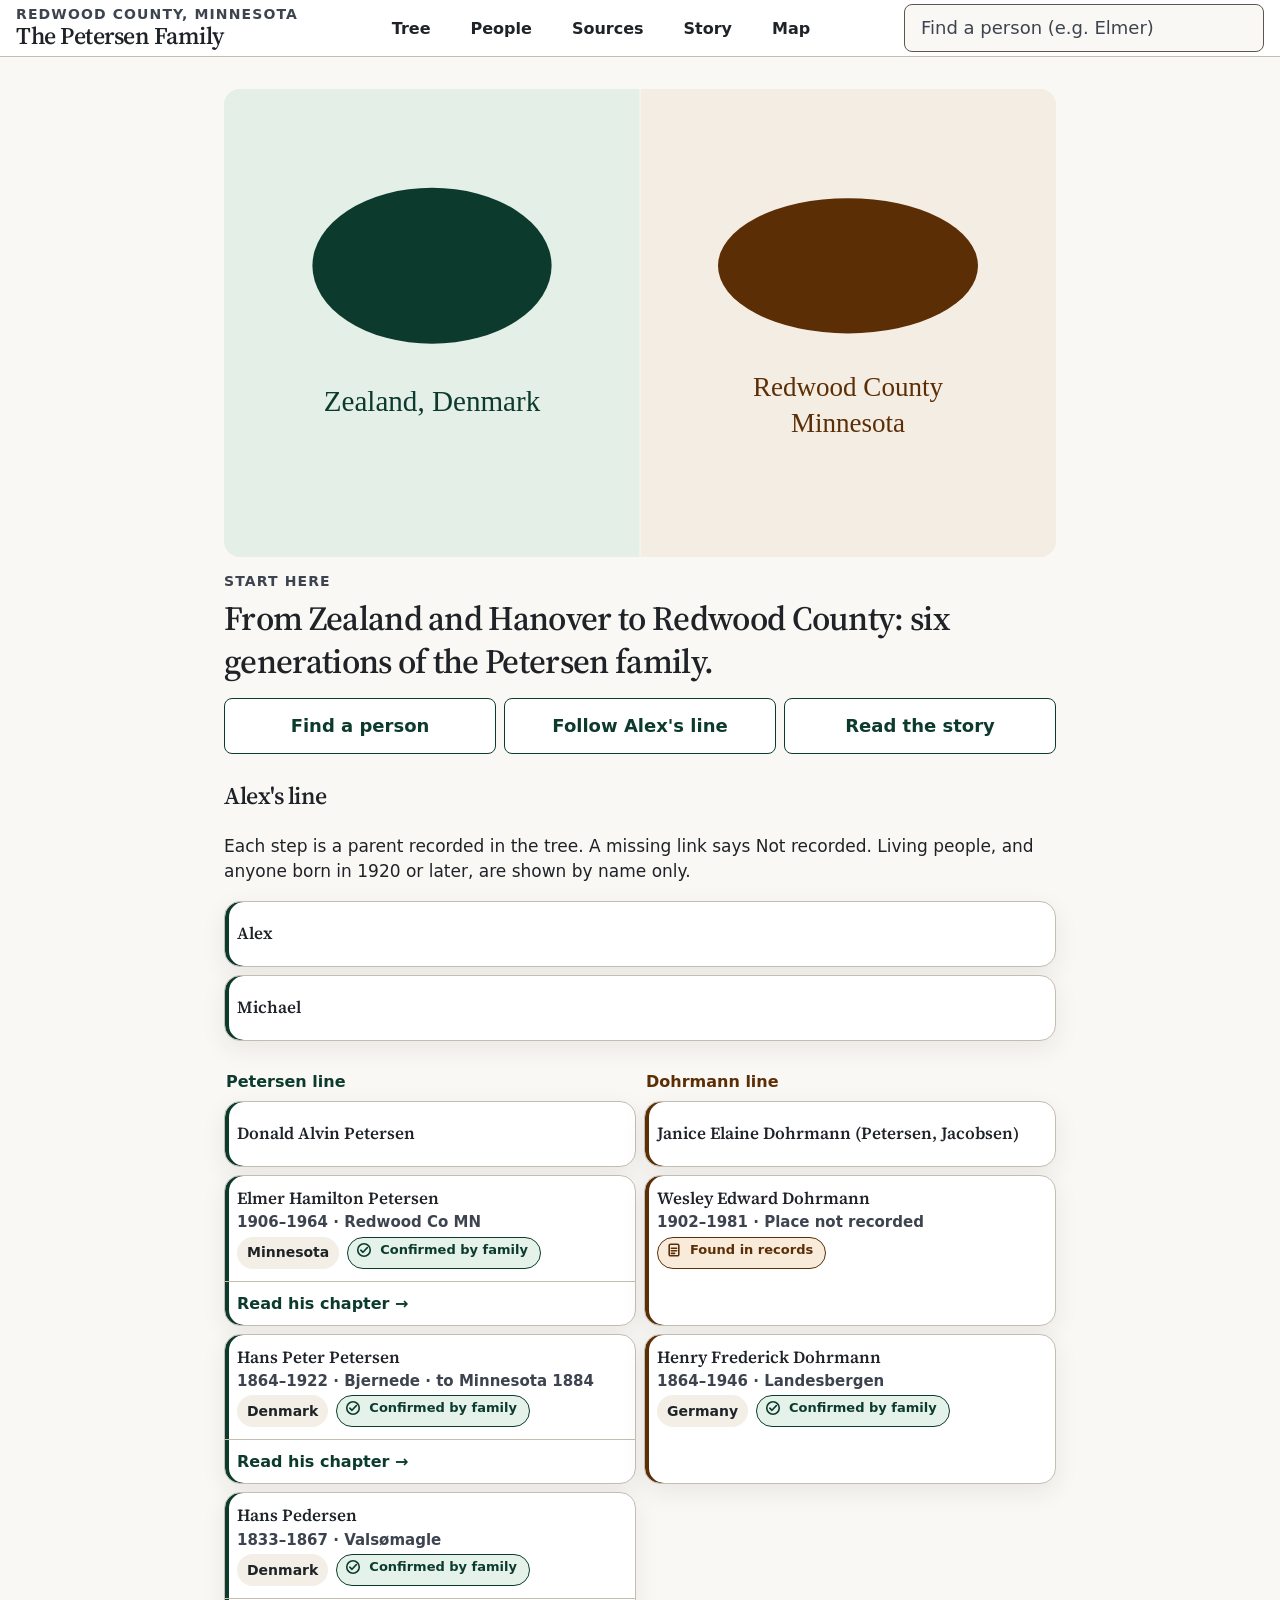
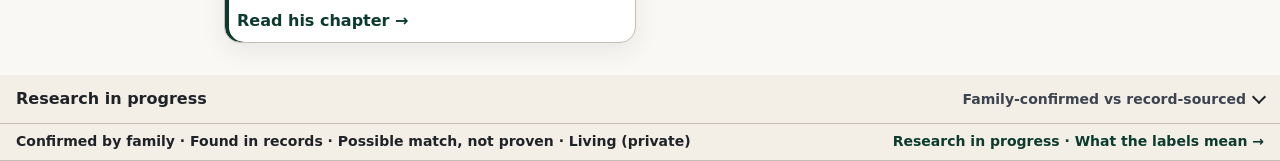
<file: index.html>
<!doctype html>
<html lang="en">
<head>
<meta charset="utf-8">
<title>Petersen Family Tree</title>
<meta name="viewport" content="width=device-width, initial-scale=1, viewport-fit=cover">
<meta name="color-scheme" content="light only">
<meta name="theme-color" content="#FAF8F4">
<meta name="description" content="From Zealand and Hanover to Redwood County. Find a person, follow Alex's line, and read the Petersen family story.">
<meta property="og:site_name" content="Petersen Family Tree">
<meta property="og:title" content="Petersen Family Tree">
<meta property="og:description" content="From Zealand and Hanover to Redwood County. Find a person, follow Alex's line, and read the Petersen family story.">
<meta property="og:type" content="website">
<meta property="og:url" content="https://alexpetersen88.github.io/petersen-family-tree/">
<meta property="og:image" content="https://alexpetersen88.github.io/petersen-family-tree/og.png">
<meta property="og:image:width" content="1200">
<meta property="og:image:height" content="630">
<meta property="og:image:alt" content="The Petersen Family, Redwood County, Minnesota">
<meta name="twitter:card" content="summary_large_image">
<meta name="twitter:title" content="Petersen Family Tree">
<meta name="twitter:description" content="From Zealand and Hanover to Redwood County. Find a person, follow Alex's line, and read the Petersen family story.">
<meta name="twitter:image" content="https://alexpetersen88.github.io/petersen-family-tree/og.png">
<link rel="canonical" href="https://alexpetersen88.github.io/petersen-family-tree/">
<link rel="icon" href="data:image/svg+xml,%3Csvg xmlns='http://www.w3.org/2000/svg' viewBox='0 0 32 32'%3E%3Crect width='32' height='32' rx='6' fill='%230C3B2E'/%3E%3C/svg%3E">
<script>
try{if(localStorage.getItem("petersen-tree-pane")==="hidden")document.documentElement.classList.add("tree-pane-hidden")}catch(e){}
try{var h=decodeURIComponent((location.hash||"").replace(/^#/,""));if(!h||h==="start")document.documentElement.classList.add("home-open")}catch(e){}
</script>
<link rel="stylesheet" href="style.css">
</head>
<body class="tree">
<a class="skip" id="skip" href="#start-title">Skip to content</a>
<header>
<div class="brand"><p class="eyebrow">Redwood County, Minnesota</p><p class="brand"><a href="index.html#start">The Petersen Family</a></p></div>
<nav aria-label="Primary"><a class="on" data-nav="tree" href="index.html#tree" aria-current="page">Tree</a><a href="people.html">People</a><a href="sources.html">Sources</a><a href="story/index.html">Story</a><a href="map.html">Map</a></nav>
</header>
<section id="home" class="start">
<div class="start-inner">
<div class="hero" role="img" aria-label="Zealand, Denmark, and Redwood County, Minnesota">
<img alt="" src="hero.svg">
</div>
<p class="eyebrow">Start here</p>
<h1 id="start-title">From Zealand and Hanover to Redwood County: six generations of the Petersen family.</h1>
<div class="start-actions">
<button type="button" id="find-person">Find a person</button>
<a href="#alex-line">Follow Alex's line</a>
<a href="story/index.html">Read the story</a>
</div>
<section id="alex-line" aria-labelledby="alex-line-title">
<h2 id="alex-line-title">Alex's line</h2>
<p class="lede">Each step is a parent recorded in the tree. A missing link says Not recorded. Living people, and anyone born in 1920 or later, are shown by name only.</p>
<div id="ladder-root"><p class="lede">The line loads with the family tree.</p></div>
</section>
</div>
</section>
<div class="banner"></div>
<div class="toolbar">
<div class="scope" role="group" aria-label="Tree scope">
<button id="scopefocus" type="button" aria-pressed="true" aria-label="Focus. Shows parents, spouse, children, and siblings.">Focus</button>
<button id="scopefull" type="button" aria-pressed="false">Show full tree</button>
</div>
<p id="scopestatus" class="sr" aria-live="polite">Focus on Hans Peter Petersen. Showing parents, spouse, children, and siblings.</p>
<details class="legend" id="legend">
<summary>Key</summary>
<div class="legend-body" id="legendbody">
<p><span class="badge badge-family" data-badge="family"><span class="badge-label">Confirmed by family</span></span> Locked, or confirmed by Alex</p>
<p><span class="badge badge-records" data-badge="records"><span class="badge-label">Found in records</span></span> Record-sourced, or a hit</p>
<p><span class="badge badge-candidate" data-badge="candidate"><span class="badge-label">Possible match, not proven</span></span> Candidate, or a lead</p>
<p><span class="badge badge-living" data-badge="living"><span class="badge-label">Living (private)</span></span> Living, or born after about 1920</p>
<p class="legend-help">Focus shows parents, spouse, kids, and siblings. Show full tree for everyone else.</p>
<p class="legend-help">A bar joins a couple. Their children hang under that bar. Drag or pinch to move. On a phone, swipe up for the next generation and down for the previous one. Tap a person for details.</p>
</div>
</details>
<div class="ctrl" role="group" aria-label="Tree view">
<button id="zo" type="button" aria-label="Zoom out"><svg class="ctrl-ico" viewBox="0 0 24 24" aria-hidden="true" focusable="false"><path d="M6 12h12" fill="none" stroke="currentColor" stroke-width="2" stroke-linecap="round"/></svg></button>
<button id="zr" type="button" aria-label="Recenter on the selected person"><svg class="ctrl-ico" viewBox="0 0 24 24" aria-hidden="true" focusable="false"><circle cx="12" cy="12" r="3.5" fill="none" stroke="currentColor" stroke-width="2"/><path d="M12 3v4M12 17v4M3 12h4M17 12h4" fill="none" stroke="currentColor" stroke-width="2" stroke-linecap="round"/></svg><span class="ctrl-label">Recenter</span></button>
<button id="zi" type="button" aria-label="Zoom in"><svg class="ctrl-ico" viewBox="0 0 24 24" aria-hidden="true" focusable="false"><path d="M12 6v12M6 12h12" fill="none" stroke="currentColor" stroke-width="2" stroke-linecap="round"/></svg></button>
</div>
<button id="panetoggle" class="pane-toggle" type="button" aria-expanded="true" aria-controls="sheet"><span class="when-open">Hide details</span><span class="when-closed">Show details</span></button>
</div>
<p class="keystrip" id="keystrip"><span>Confirmed by family · Found in records · Possible match, not proven · Living (private)</span> <a href="#legend">Research in progress · What the labels mean →</a></p>
<main id="content" class="stage">
<h1 id="tree-title" class="tree-title">Family tree</h1>
<div id="treewrap">
<svg id="svg" aria-label="Petersen family tree"><g id="vp"></g></svg>
<div id="familylist" class="family-list" hidden></div>
</div>
<aside id="sheet" aria-labelledby="sheetlabel">
<button id="panehide" class="pane-hide" type="button">Hide details</button>
<p class="keystrip keystrip-sheet">Confirmed by family · Found in records · Possible match, not proven · Living (private)</p>
<div class="sheetbar" id="sheetbar">
<button id="sheetclose" class="sheetclose" type="button" aria-expanded="false" aria-controls="panel" aria-label="Show details">
<span class="handle" aria-hidden="true"></span>
<span class="sheetline"><span id="sheetlabel">Family tree</span><span id="sheetaction">Details</span></span>
</button>
</div>
<div class="peek-spacer" aria-hidden="true"></div>
<div id="panel" inert>
<h2>Family tree</h2>
<p class="empty-cta">Person details load with the tree.</p>
</div>
<div class="sheet-foot" id="sheetfoot" inert>
<button id="sheetback" type="button">Back to tree</button>
</div>
</aside>
</main>
<div id="safeprobe" aria-hidden="true"></div>
<script src="data.js"></script>
<script src="common.js"></script>
<script src="lineage.js"></script>
<script src="finder.js"></script>
<script src="home.js"></script>
<script src="tree.js"></script>
</body>
</html>
</file>
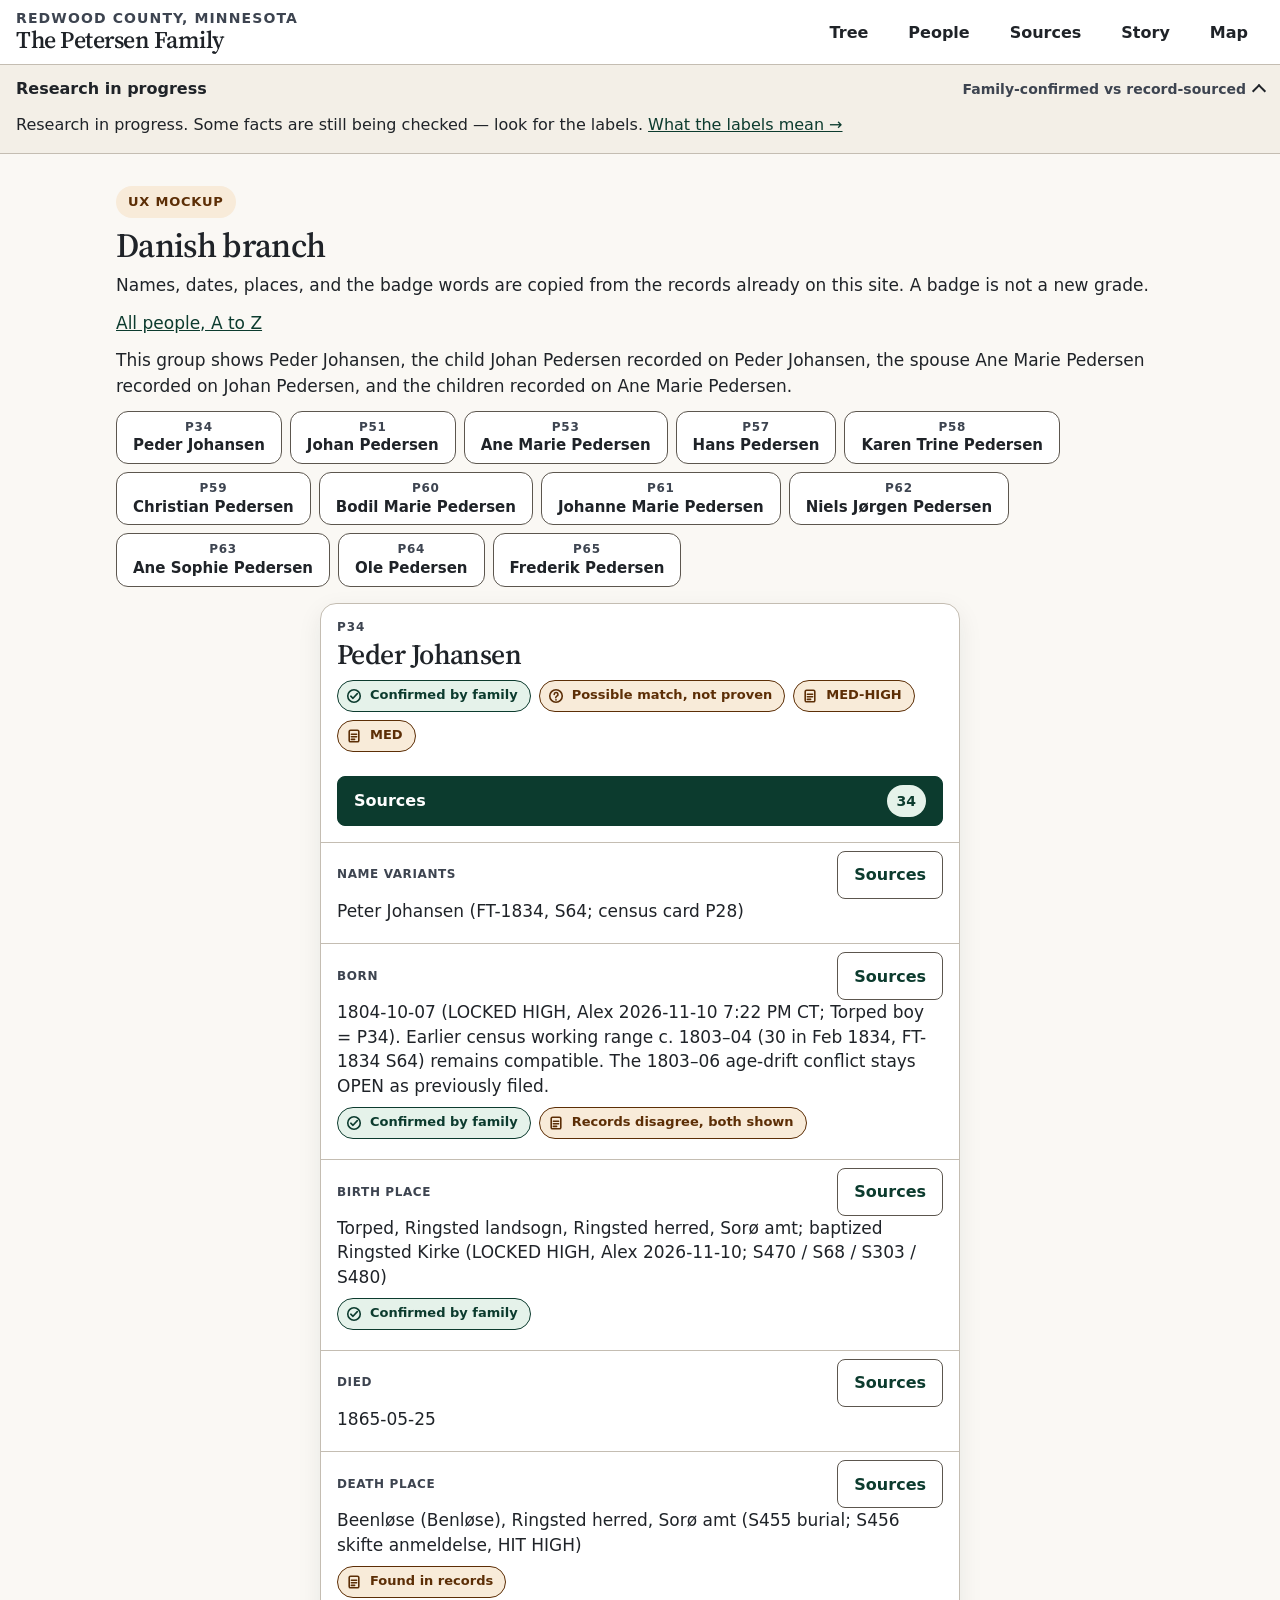
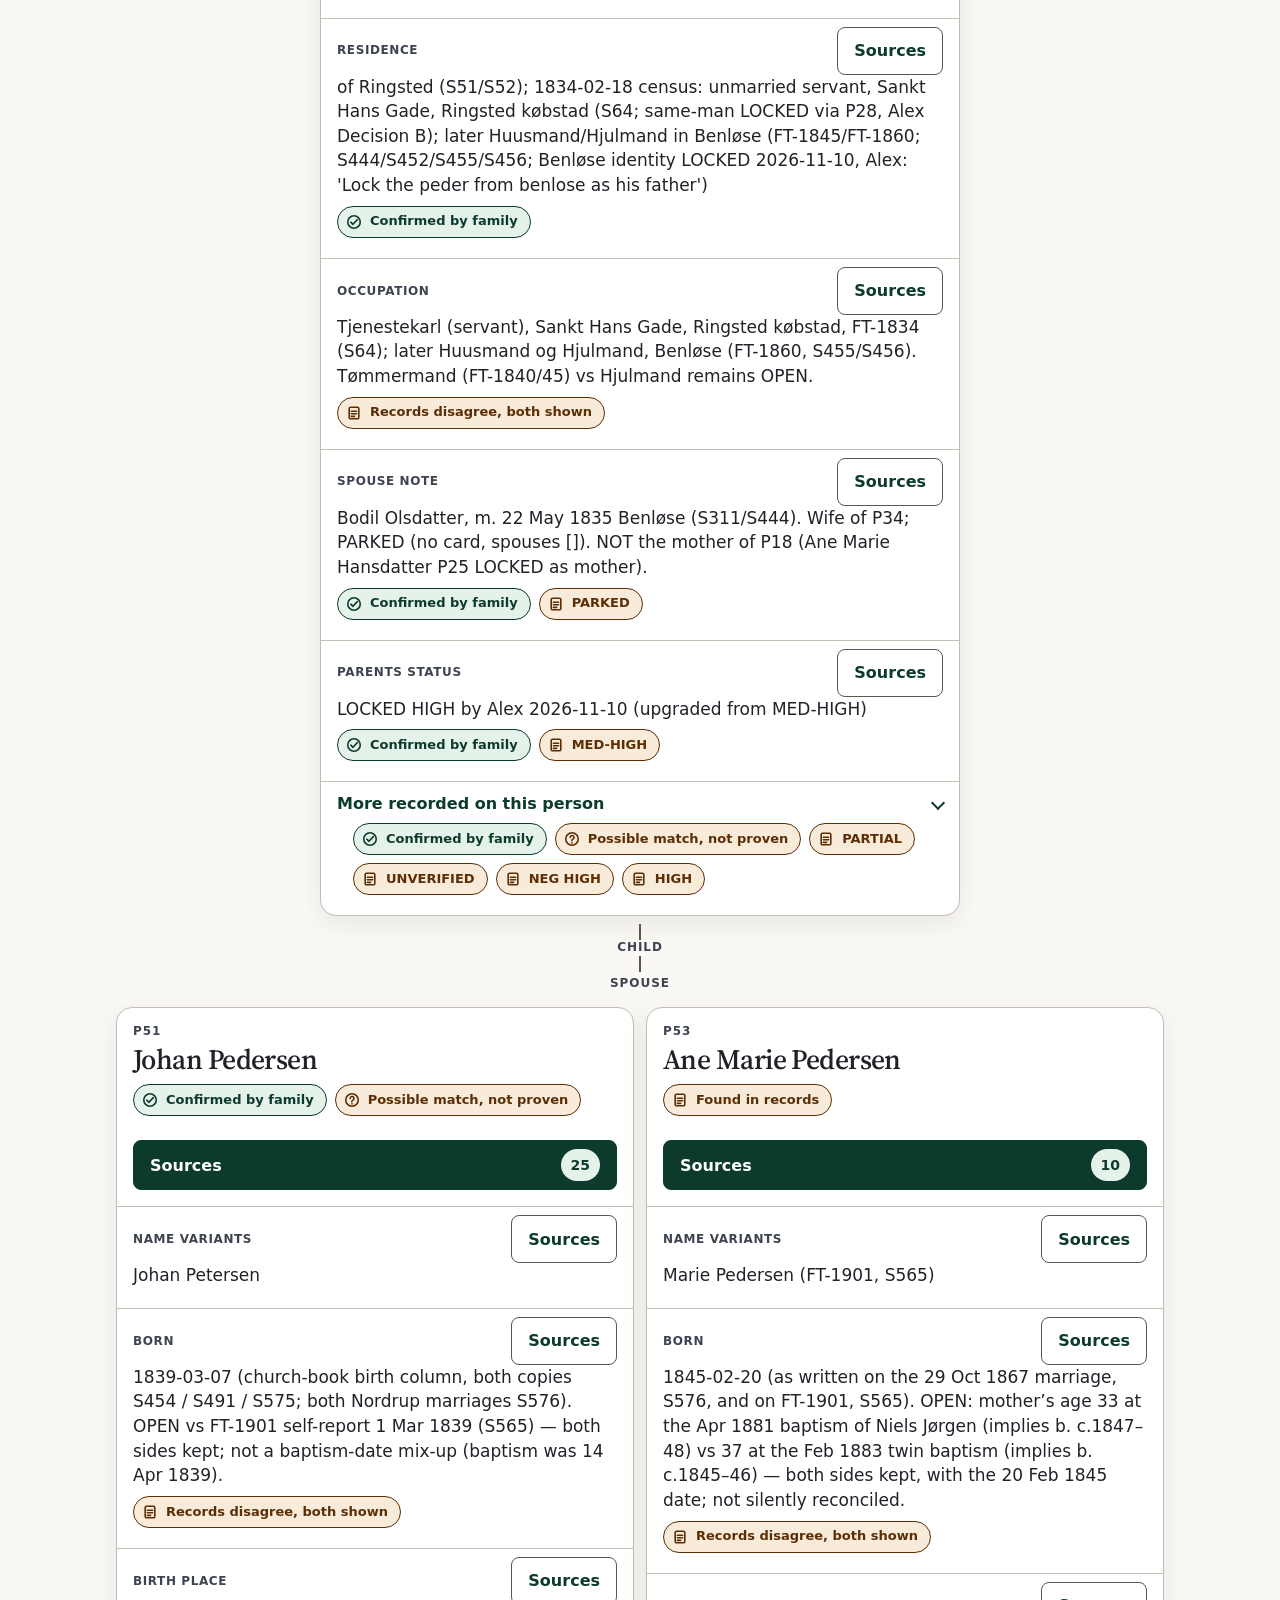
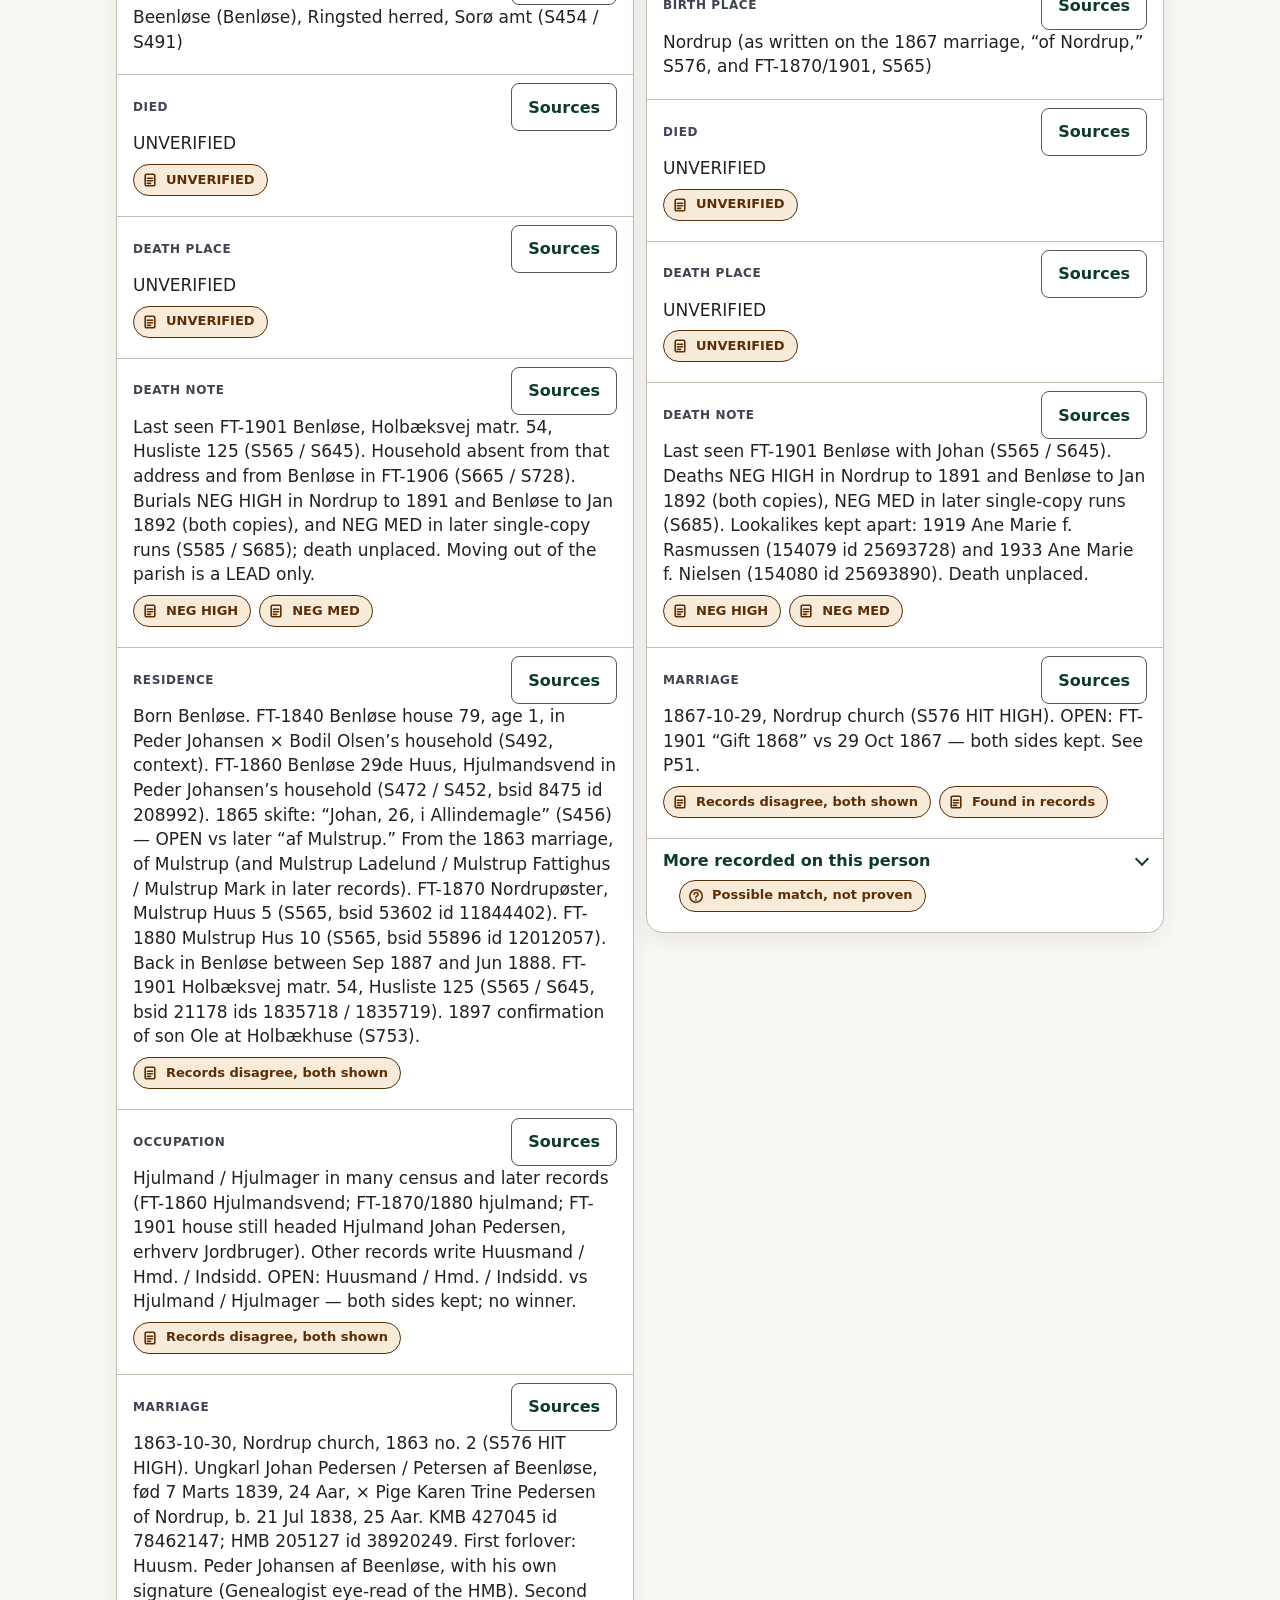
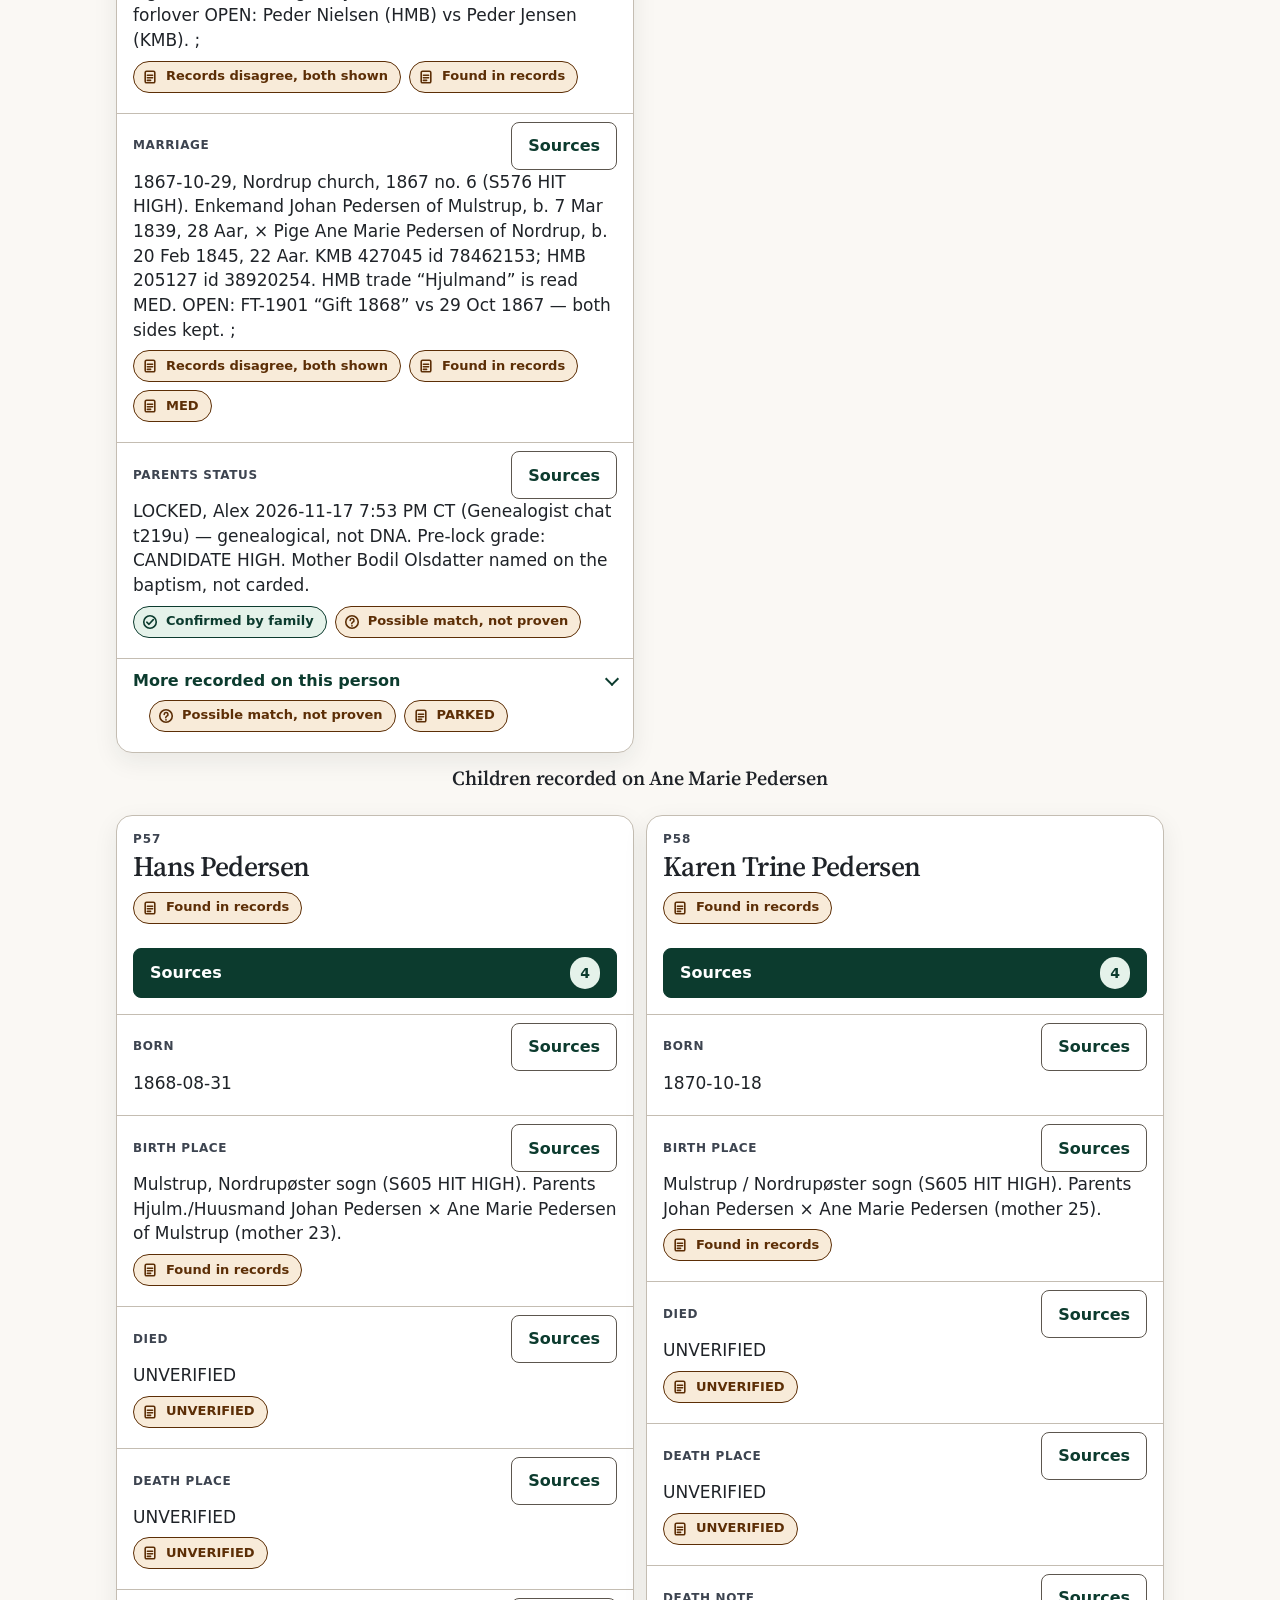
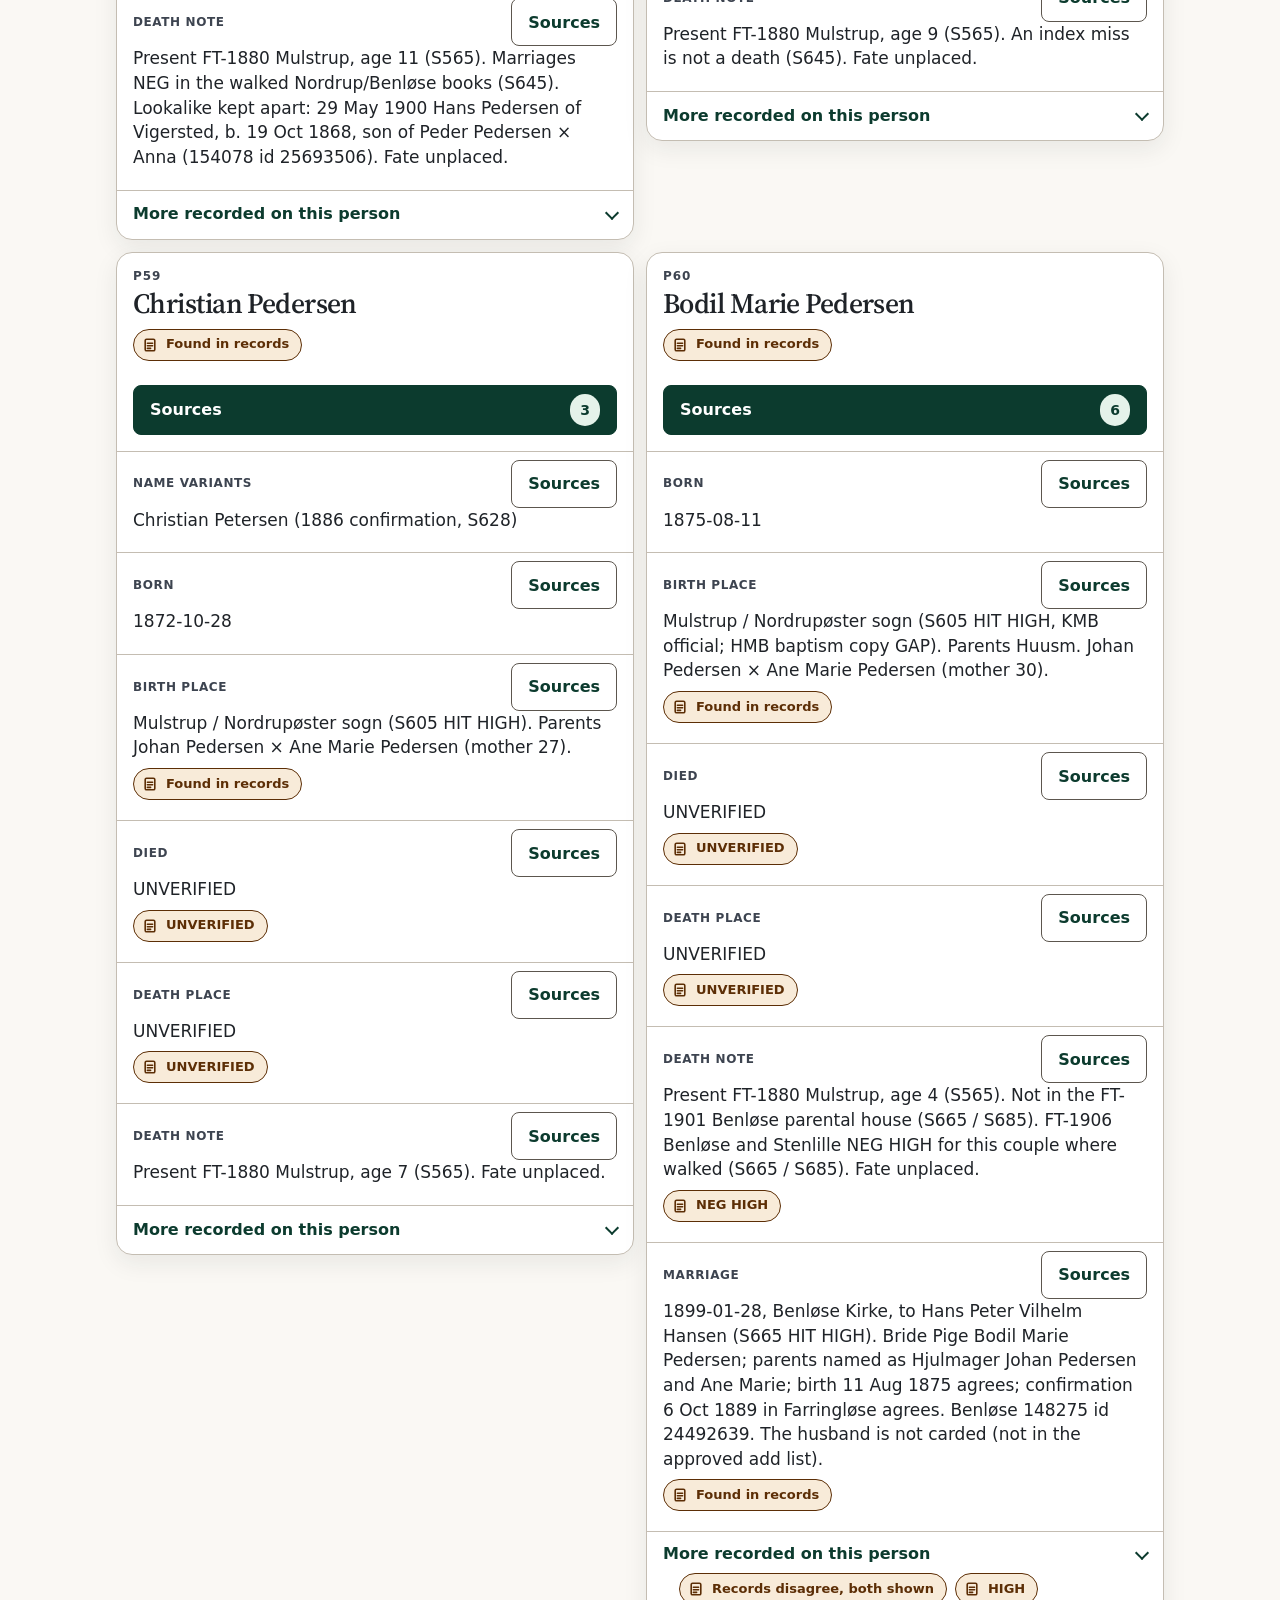
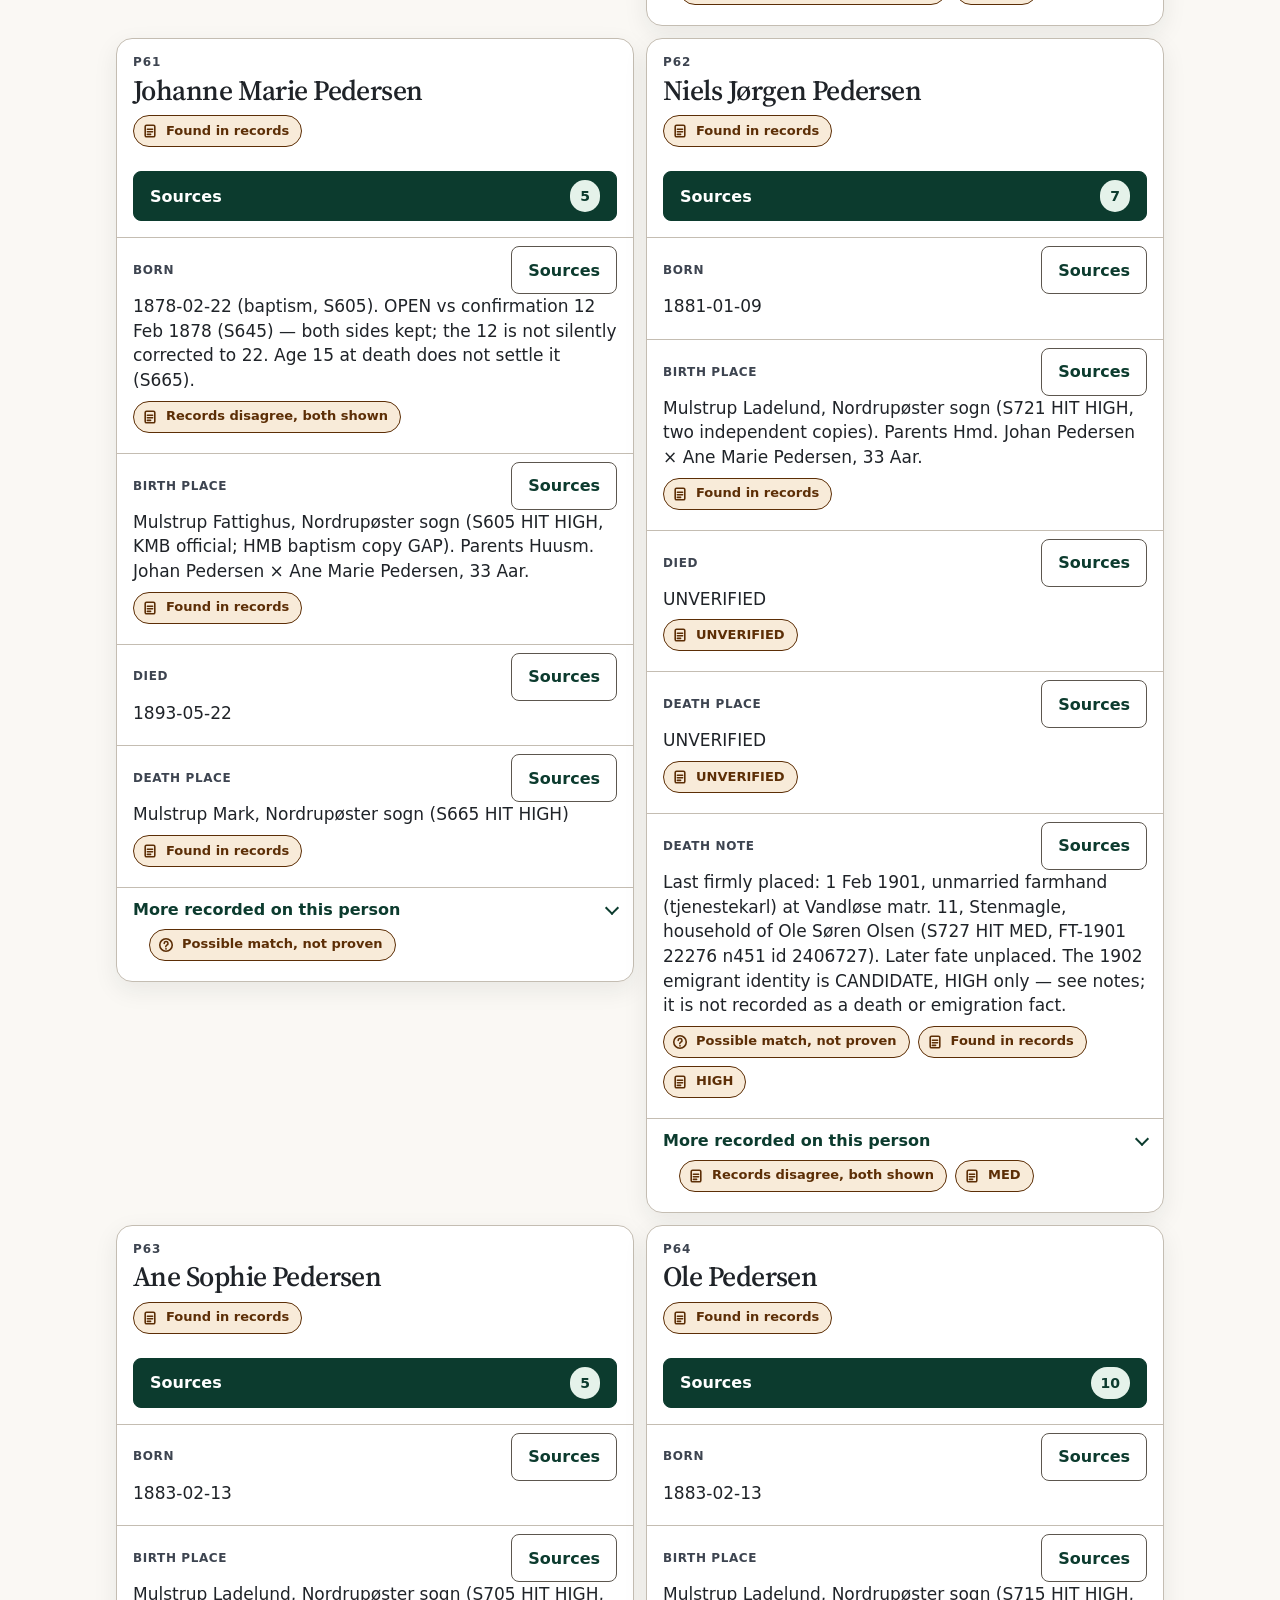
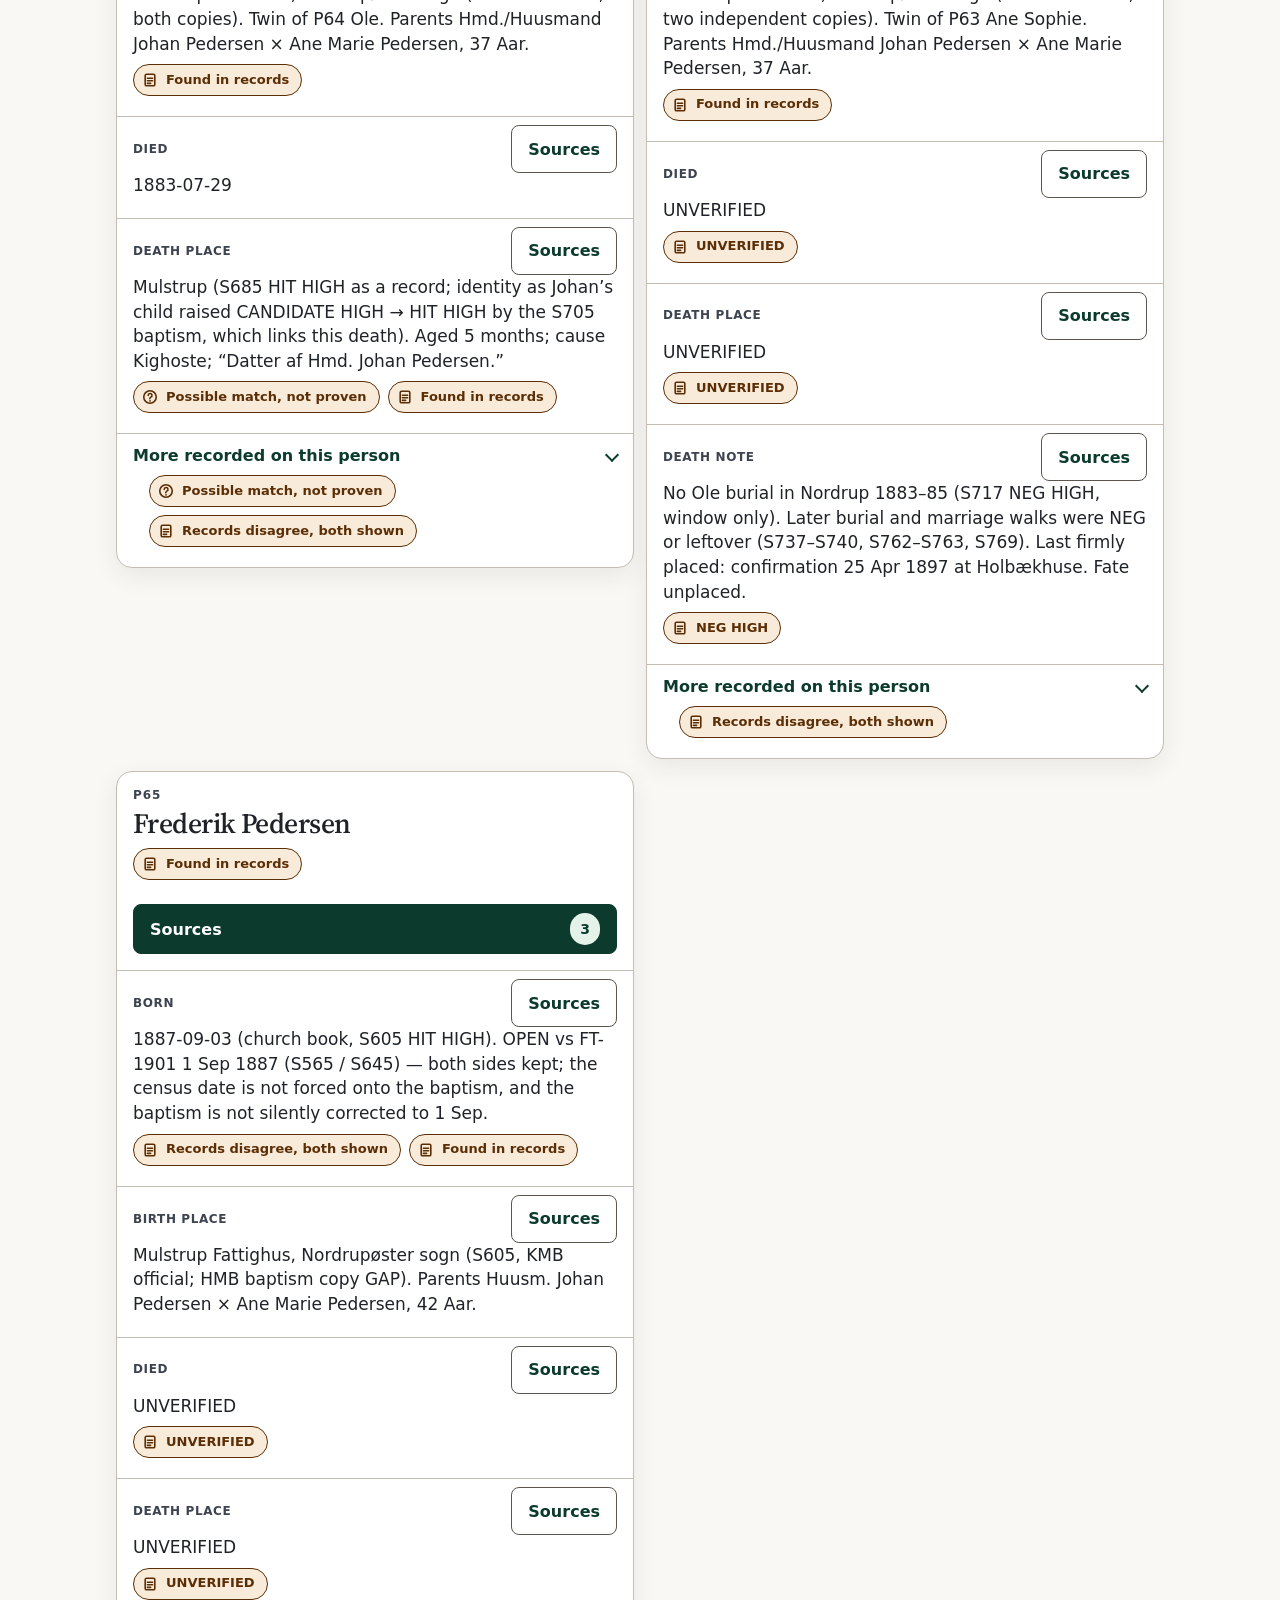
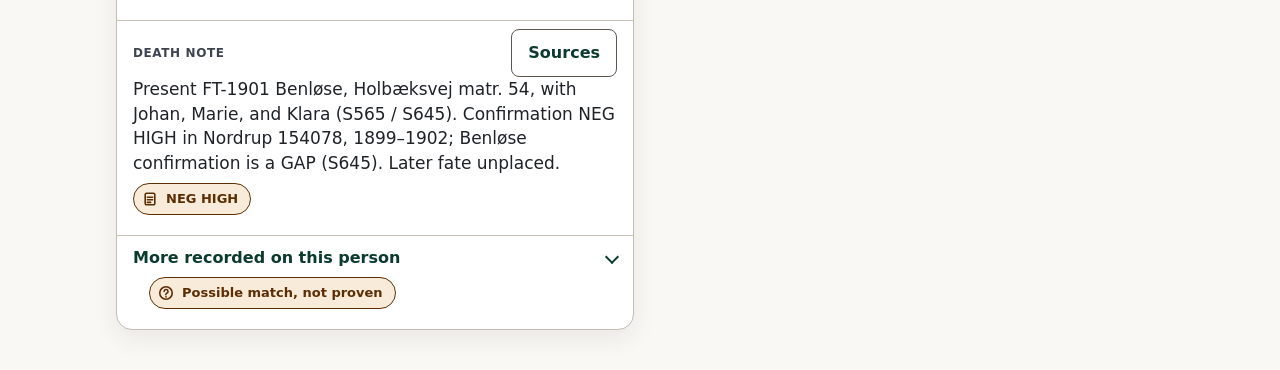
<file: danish-branch.html>
<!doctype html>
<html lang="en">
<head>
<meta charset="utf-8">
<title>Danish branch · Petersen Family Tree</title>
<meta name="viewport" content="width=device-width, initial-scale=1, viewport-fit=cover">
<meta name="color-scheme" content="light only">
<meta name="theme-color" content="#FAF8F4">
<meta name="description" content="UX mockup. A family group read from the existing Petersen records. Not in the main menu.">
<meta name="robots" content="noindex">
<link rel="icon" href="data:image/svg+xml,%3Csvg xmlns='http://www.w3.org/2000/svg' viewBox='0 0 32 32'%3E%3Crect width='32' height='32' rx='6' fill='%230C3B2E'/%3E%3C/svg%3E">
<link rel="stylesheet" href="style.css">
<link rel="stylesheet" href="danish-branch.css">
</head>
<body class="page branch-page">
<div class="sticky-chrome">
<header>
<div class="brand"><p class="eyebrow">Redwood County, Minnesota</p><p class="brand"><a href="index.html#start">The Petersen Family</a></p></div>
<nav aria-label="Primary"><a href="index.html#tree">Tree</a><a href="people.html">People</a><a href="sources.html">Sources</a><a href="story/index.html">Story</a><a href="map.html">Map</a></nav>
</header>
<div class="banner"></div>
</div>
<main class="branch-wrap" id="branch">
<p class="branch-flag">UX mockup</p>
<h1>Danish branch</h1>
<p class="lede">Names, dates, places, and the badge words are copied from the records already on this site. A badge is not a new grade.</p>
<p class="lede"><a href="people.html">All people, A to Z</a></p>
<p class="lede" id="branch-scope"></p>
<nav class="branch-jumps" id="branch-jumps" aria-label="People in this group"></nav>
<div id="branch-group"></div>
</main>
<div class="branch-drawer" id="srcdrawer" hidden>
<div class="branch-backdrop" id="srcbackdrop"></div>
<div class="branch-drawer-sheet" id="srcsheet" role="dialog" aria-modal="true" aria-labelledby="srcdrawer-title" aria-describedby="srcdrawer-desc" tabindex="-1">
<div class="branch-drawer-bar">
<div class="branch-drawer-heading">
<p class="branch-drawer-title" id="srcdrawer-title" role="heading" aria-level="2"></p>
<p class="branch-drawer-desc" id="srcdrawer-desc"></p>
</div>
<button type="button" id="srcdrawer-close">Close</button>
</div>
<div class="branch-drawer-body" id="srcdrawer-body"></div>
</div>
</div>
<noscript><p class="branch-wrap">Turn on JavaScript to read this group from the site records.</p></noscript>
<script src="data.js"></script>
<script src="common.js"></script>
<script src="danish-branch.js"></script>
</body>
</html>
</file>
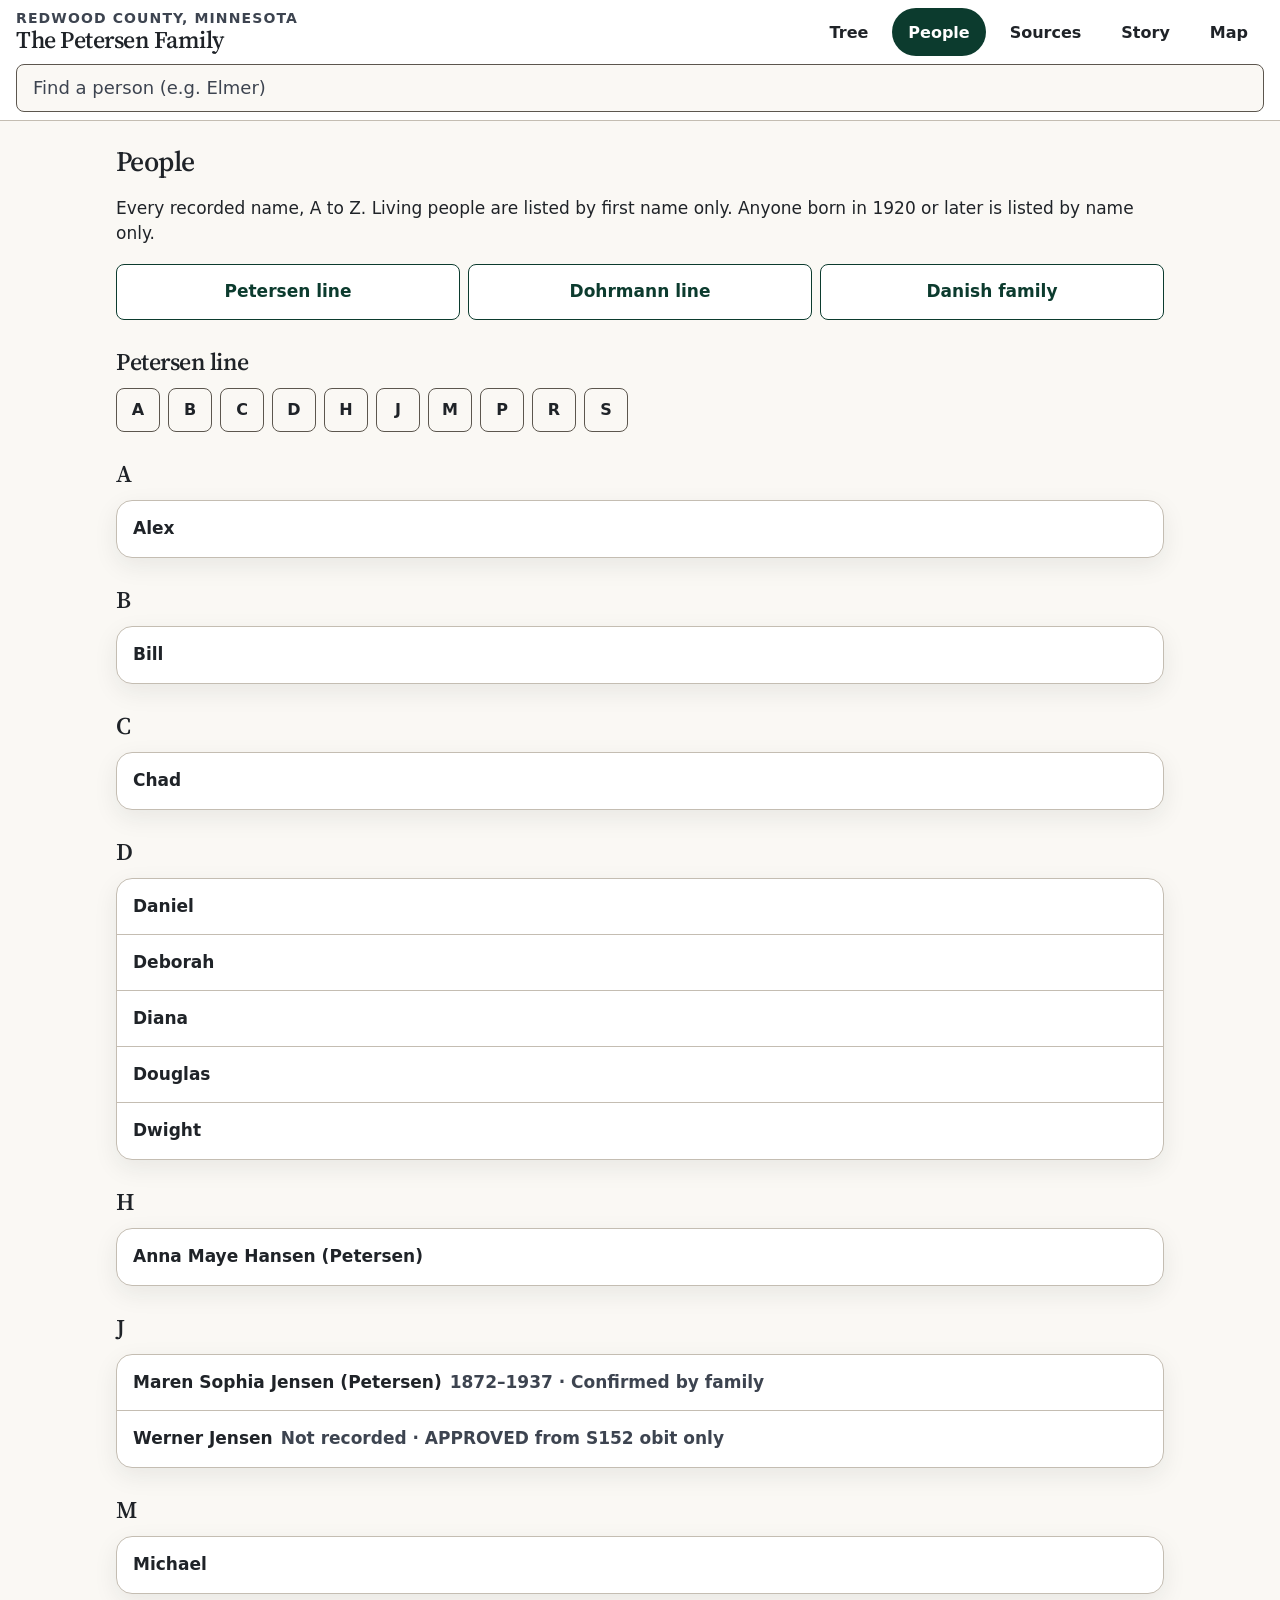
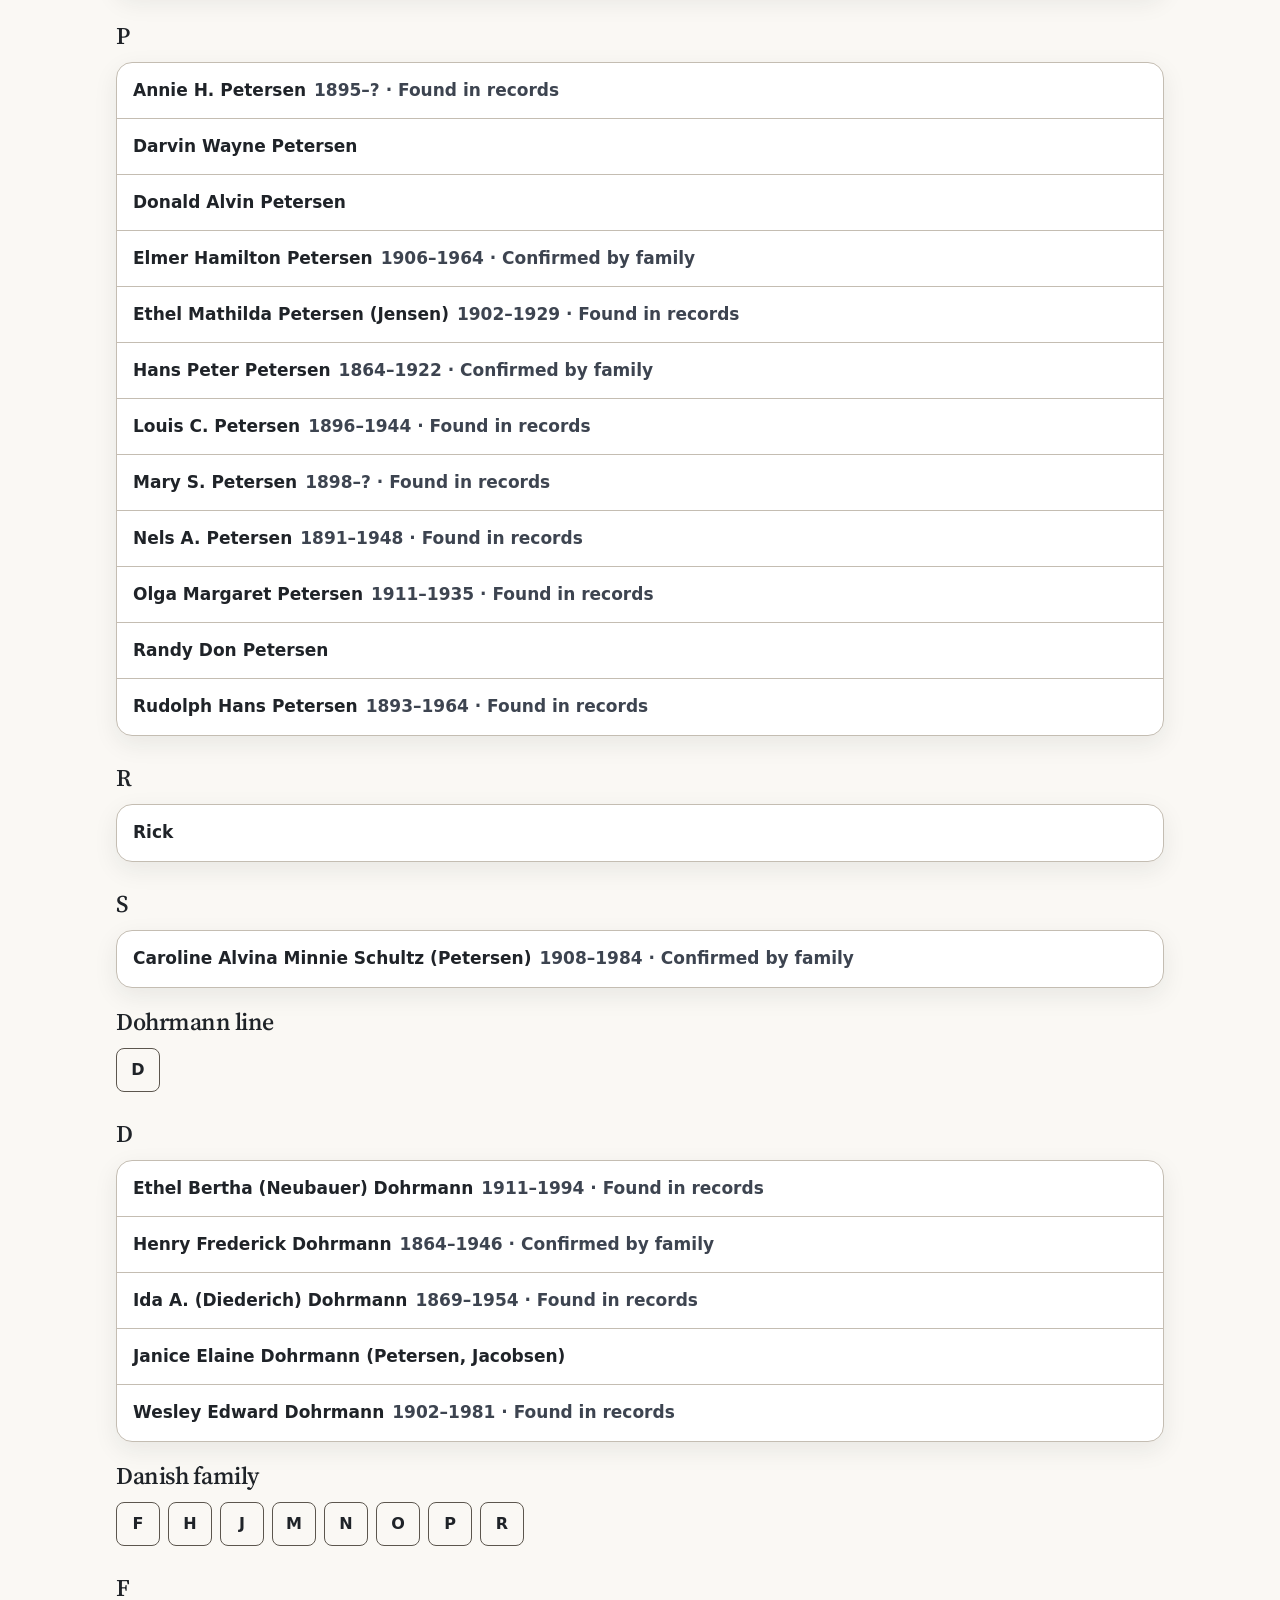
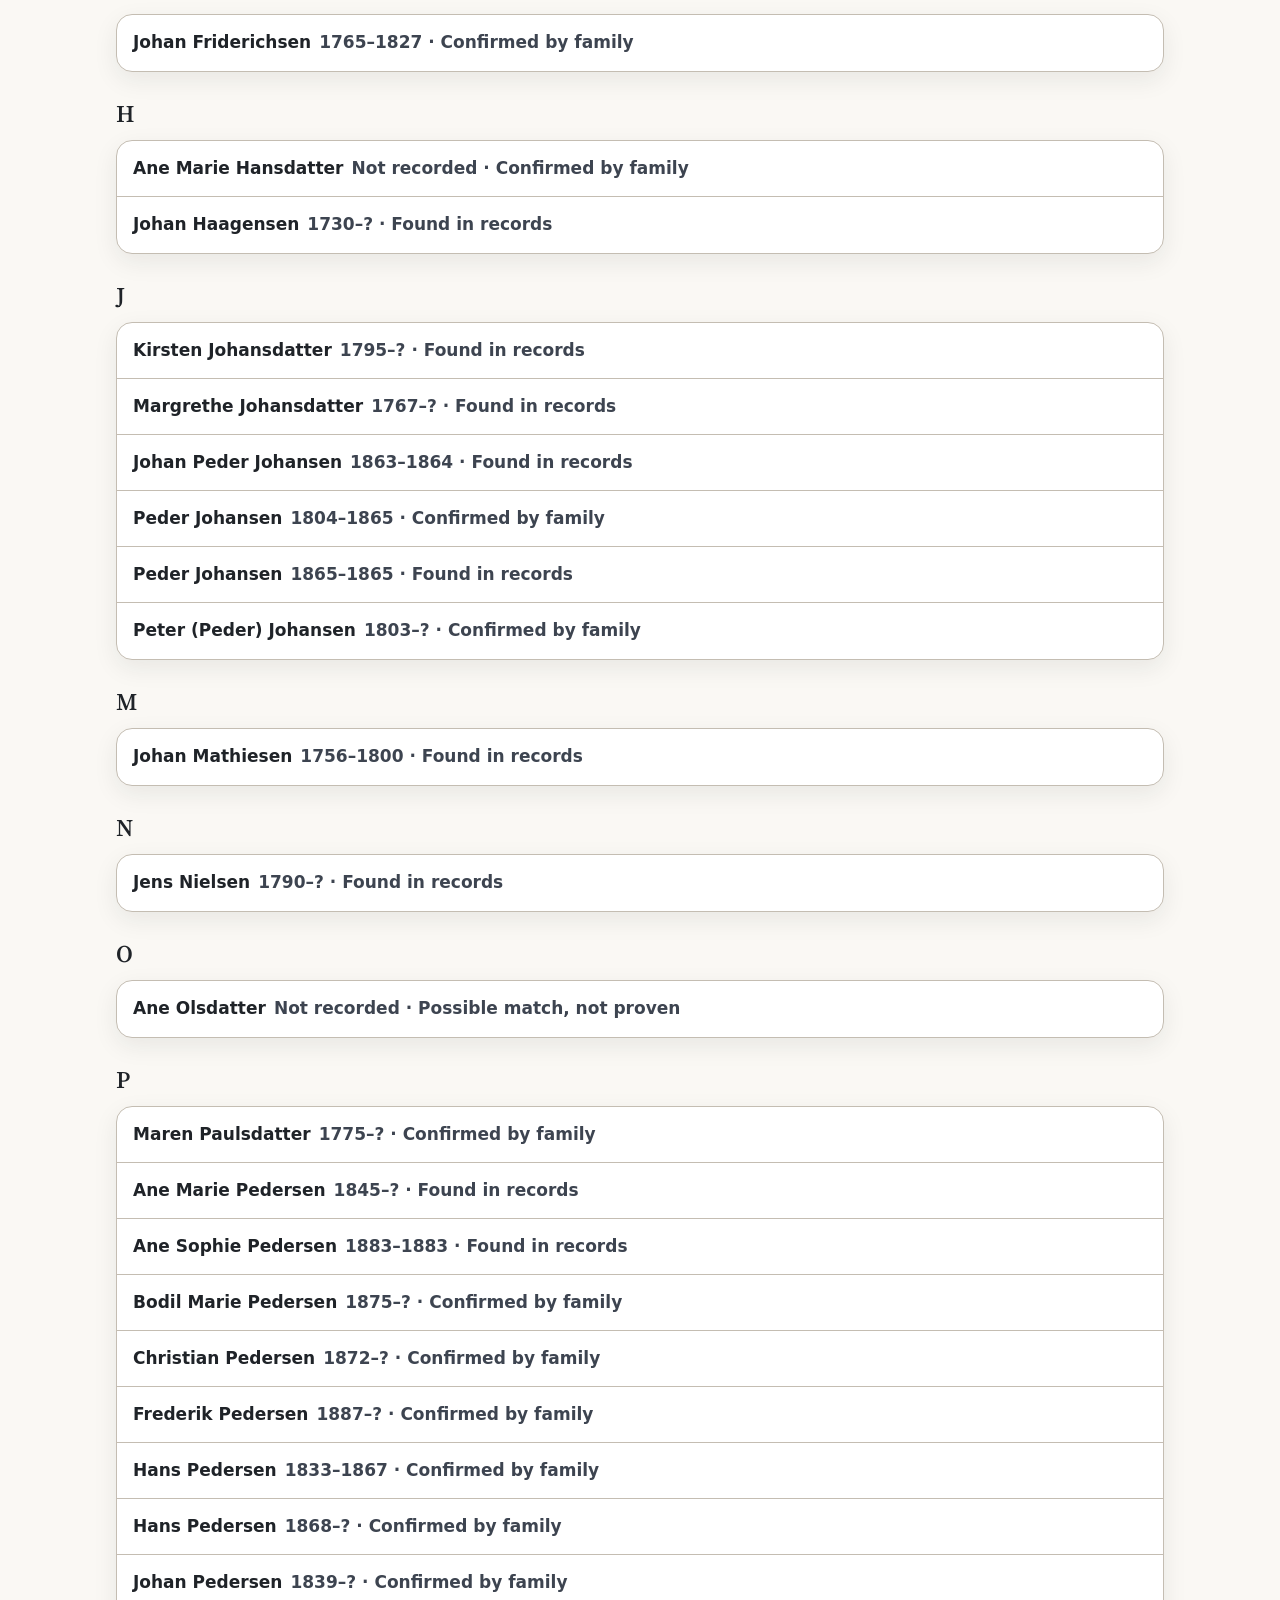
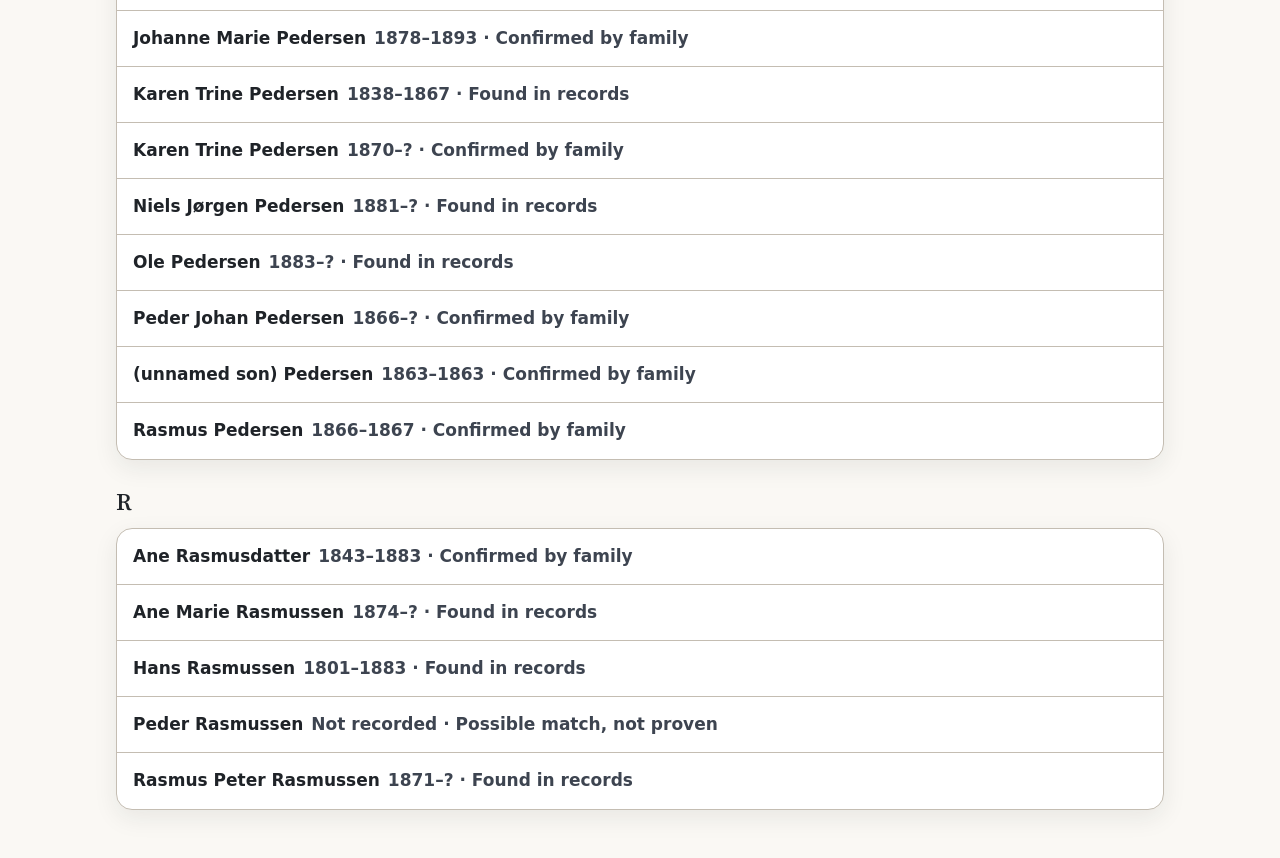
<file: people.html>
<!doctype html>
<html lang="en">
<head>
<meta charset="utf-8">
<title>People · Petersen Family Tree</title>
<meta name="viewport" content="width=device-width, initial-scale=1, viewport-fit=cover">
<meta name="color-scheme" content="light only">
<meta name="theme-color" content="#FAF8F4">
<meta name="description" content="Every recorded name in the Petersen family, A to Z.">
<meta property="og:site_name" content="Petersen Family Tree">
<meta property="og:title" content="People · Petersen Family Tree">
<meta property="og:description" content="Every recorded name in the Petersen family, A to Z.">
<meta property="og:type" content="website">
<meta property="og:url" content="https://alexpetersen88.github.io/petersen-family-tree/people.html">
<meta property="og:image" content="https://alexpetersen88.github.io/petersen-family-tree/og.png">
<meta property="og:image:width" content="1200">
<meta property="og:image:height" content="630">
<meta property="og:image:alt" content="The Petersen Family, Redwood County, Minnesota">
<meta name="twitter:card" content="summary_large_image">
<meta name="twitter:title" content="People · Petersen Family Tree">
<meta name="twitter:description" content="Every recorded name in the Petersen family, A to Z.">
<meta name="twitter:image" content="https://alexpetersen88.github.io/petersen-family-tree/og.png">
<link rel="canonical" href="https://alexpetersen88.github.io/petersen-family-tree/people.html">
<link rel="icon" href="data:image/svg+xml,%3Csvg xmlns='http://www.w3.org/2000/svg' viewBox='0 0 32 32'%3E%3Crect width='32' height='32' rx='6' fill='%230C3B2E'/%3E%3C/svg%3E">
<link rel="stylesheet" href="style.css">
</head>
<body class="page">
<a class="skip" href="#content">Skip to content</a>
<div class="sticky-chrome">
<header>
<div class="brand"><p class="eyebrow">Redwood County, Minnesota</p><p class="brand"><a href="index.html#start">The Petersen Family</a></p></div>
<nav aria-label="Primary"><a data-nav="tree" href="index.html#tree">Tree</a><a class="on" href="people.html" aria-current="page">People</a><a href="sources.html">Sources</a><a href="story/index.html">Story</a><a href="map.html">Map</a></nav>
</header>
</div>
<main id="content" class="wrap people-page">
<h1>People</h1>
<p class="lede">Every recorded name, A to Z. Living people are listed by first name only. Anyone born in 1920 or later is listed by name only.</p>
<nav class="line-jump" aria-label="Family lines">
<a href="#petersen-line">Petersen line</a>
<a href="#dohrmann-line">Dohrmann line</a>
<a href="#danish-family">Danish family</a>
</nav>
<div id="people-index"><p class="lede">The list loads with the family tree.</p></div>
</main>
<script src="data.js"></script>
<script src="common.js"></script>
<script src="lineage.js"></script>
<script src="finder.js"></script>
<script src="people-index.js"></script>
</body>
</html>
</file>
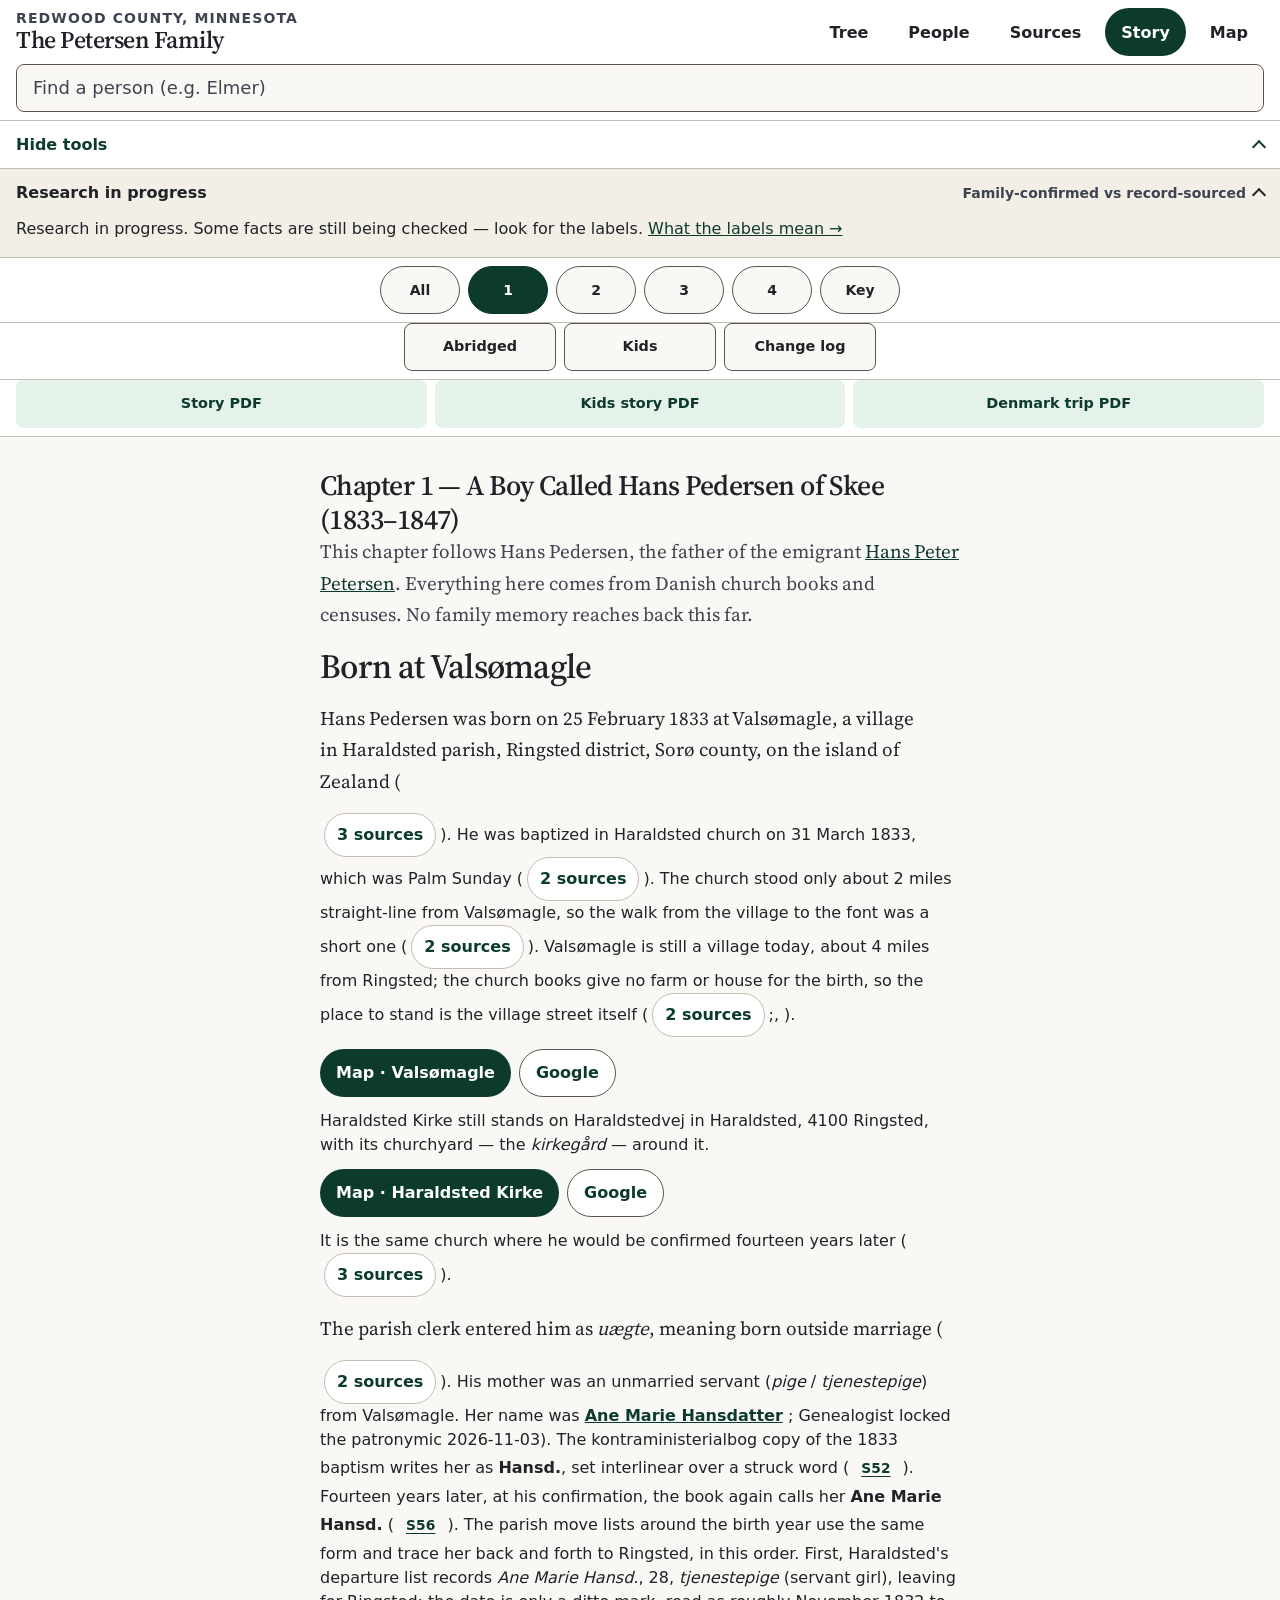
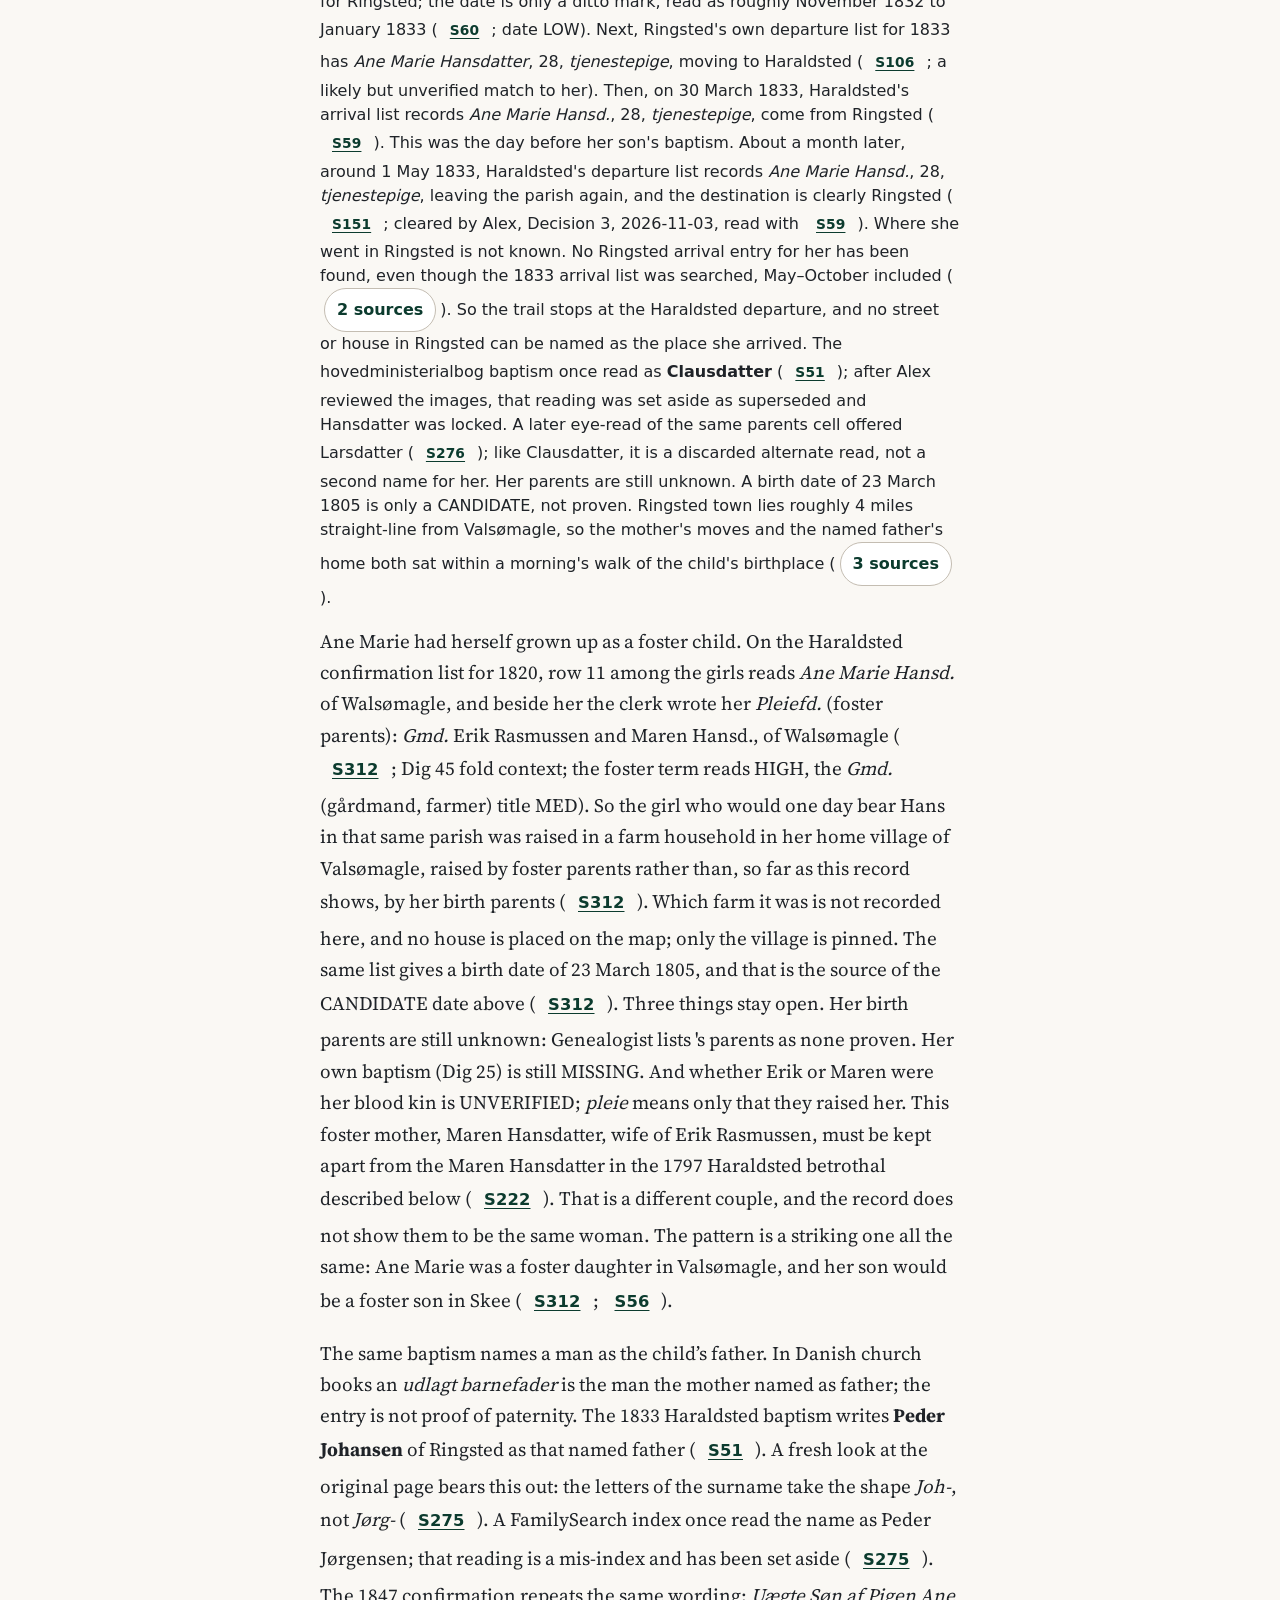
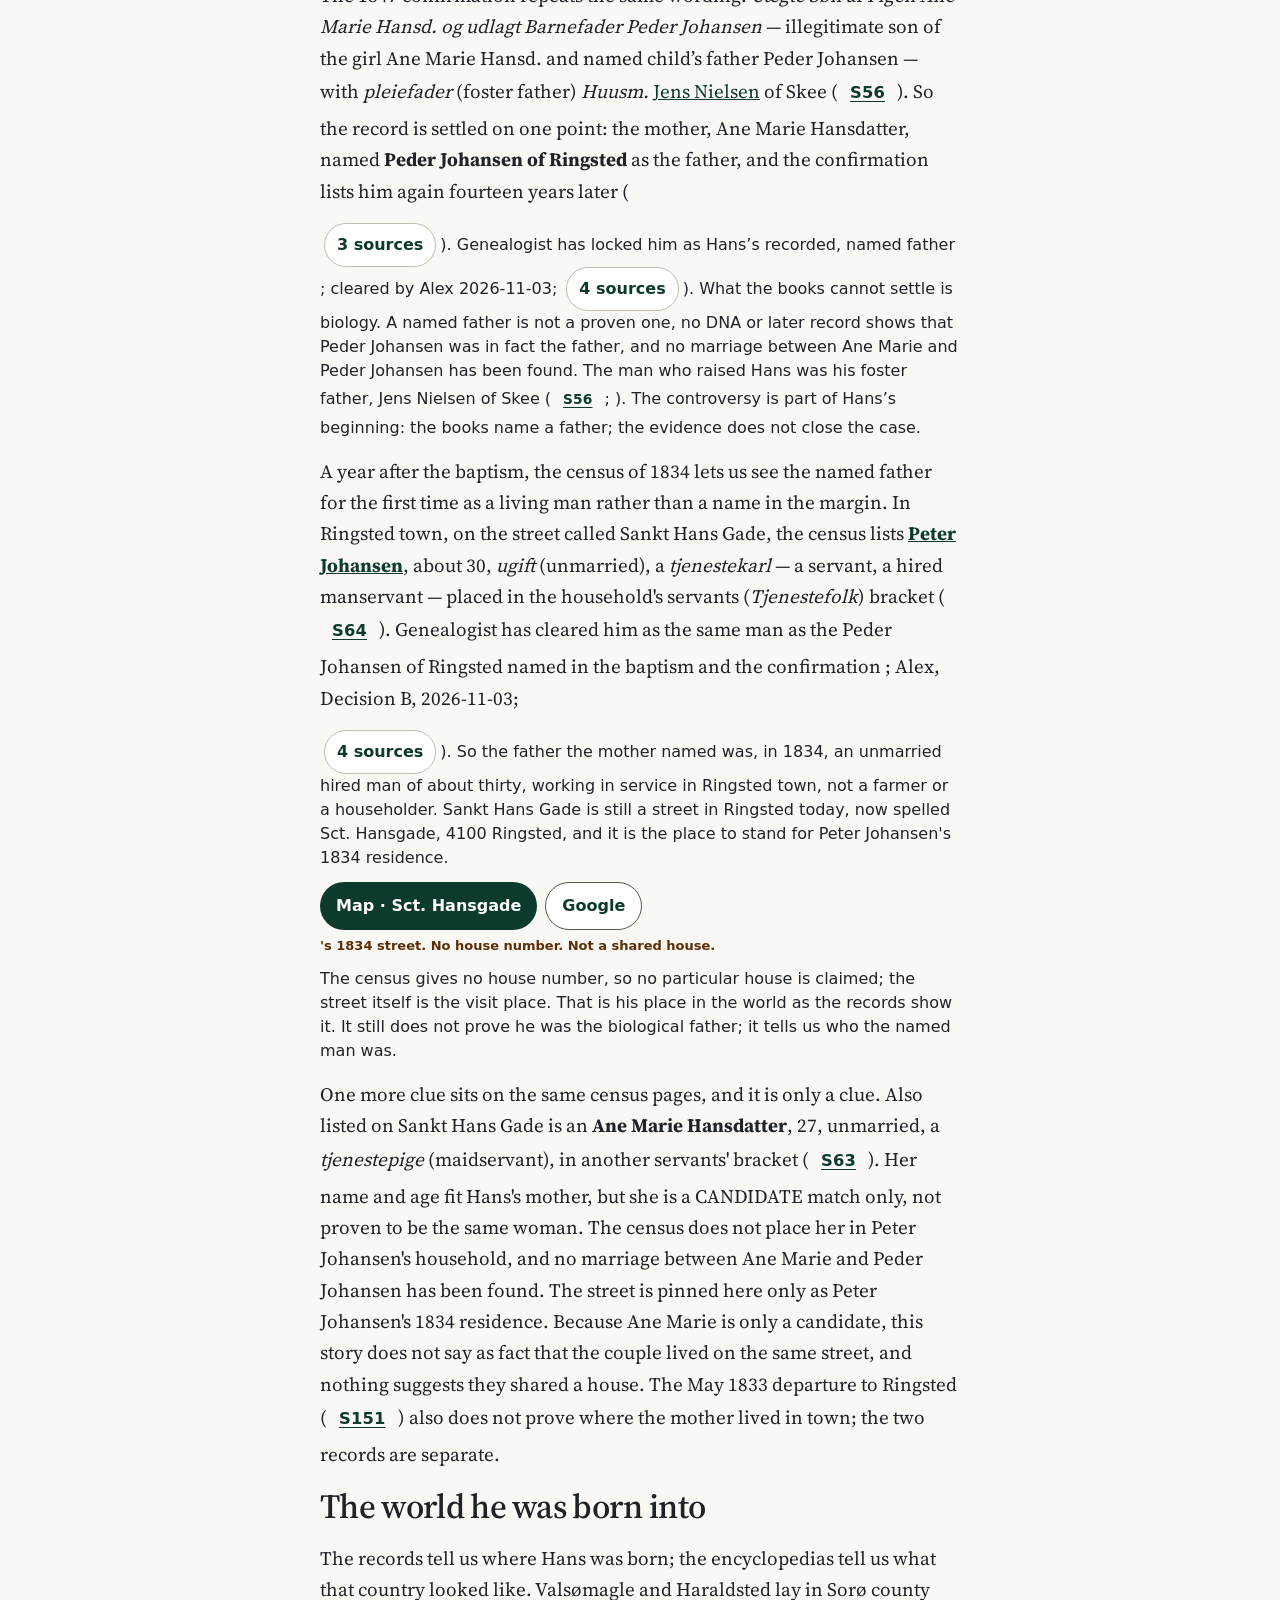
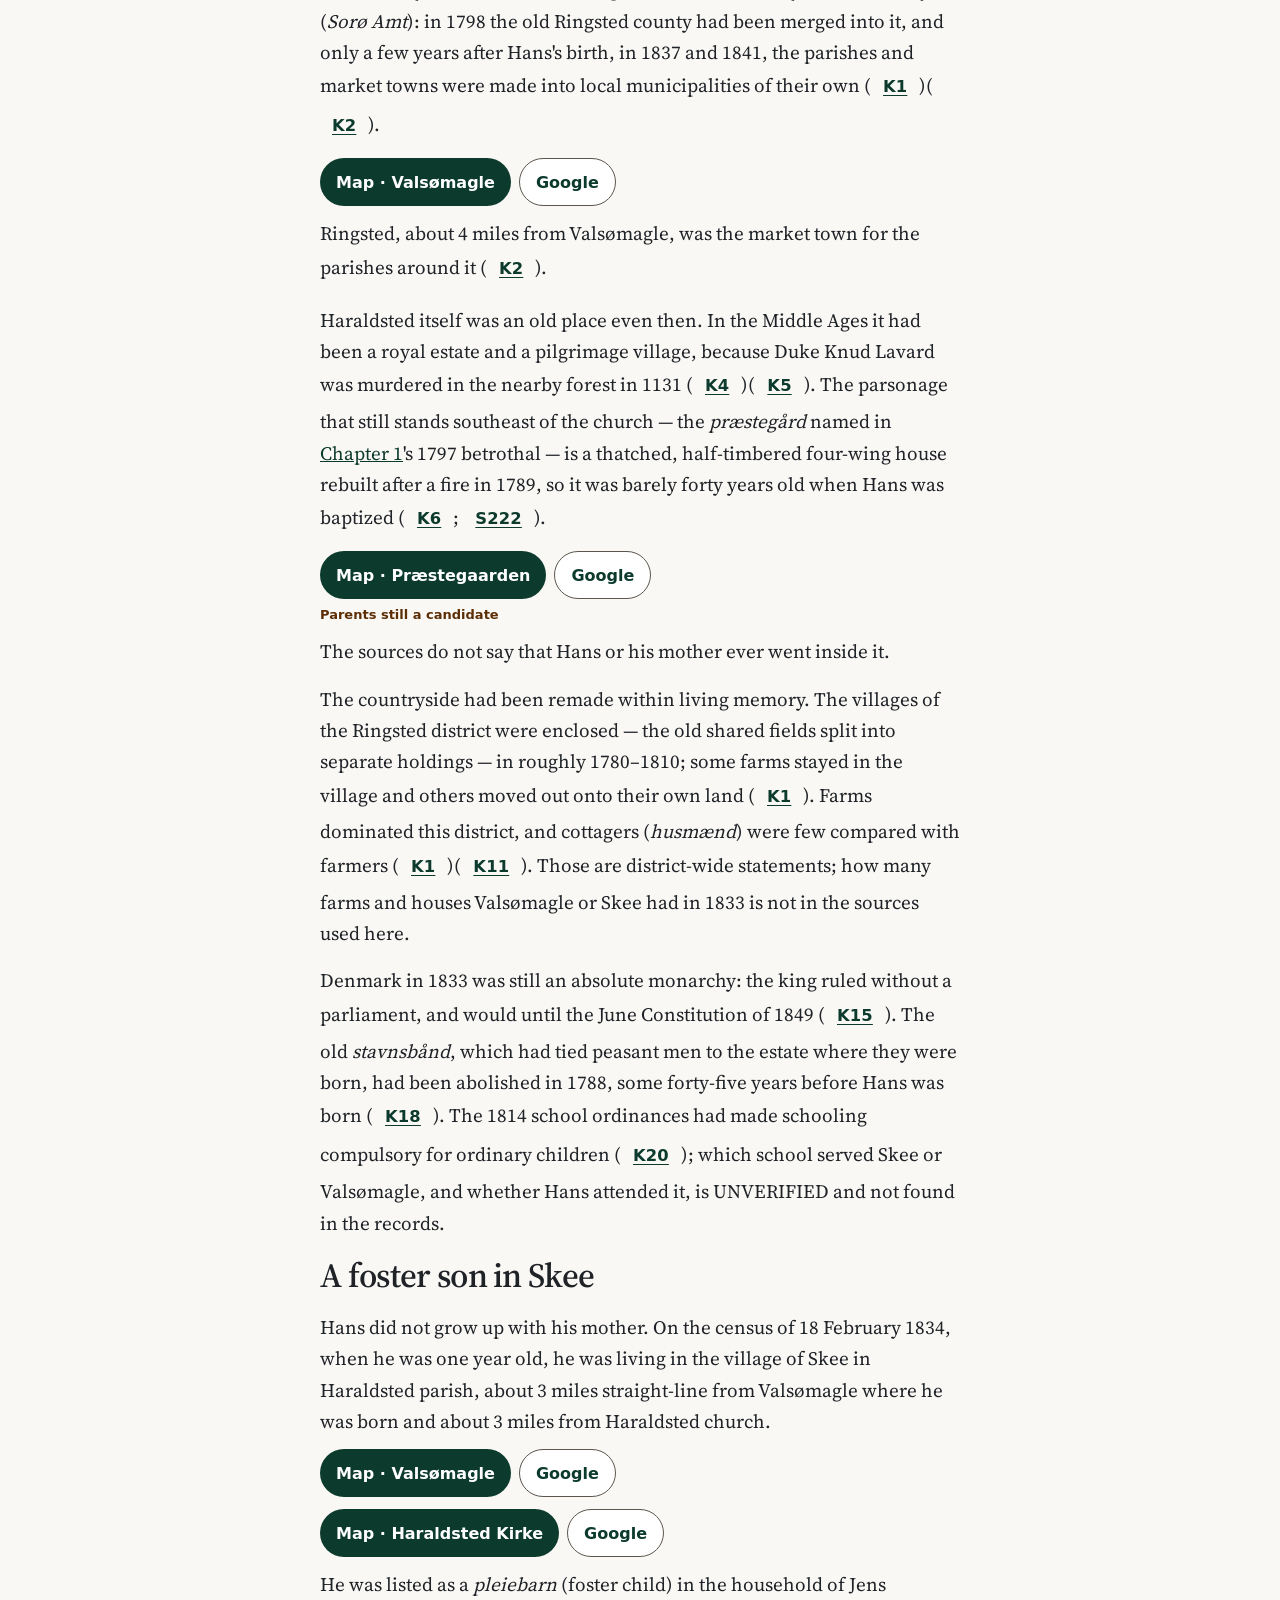
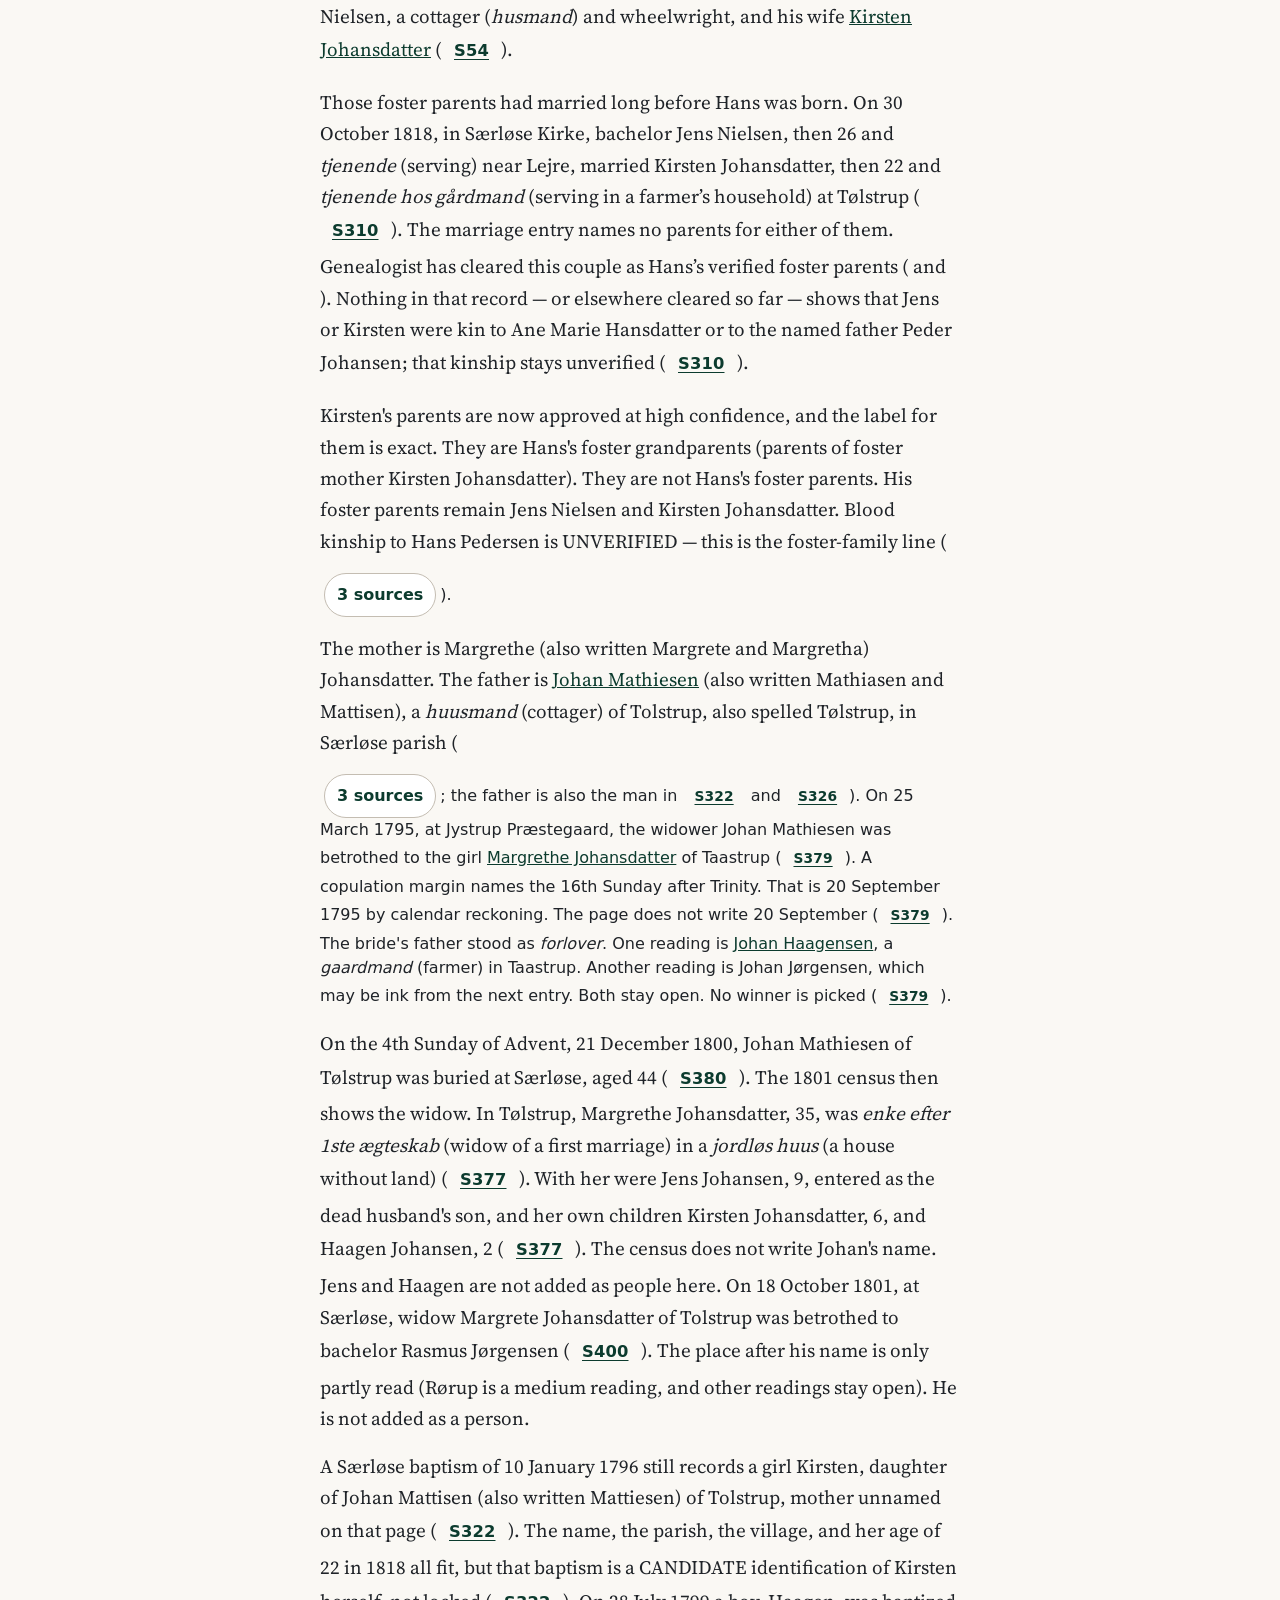
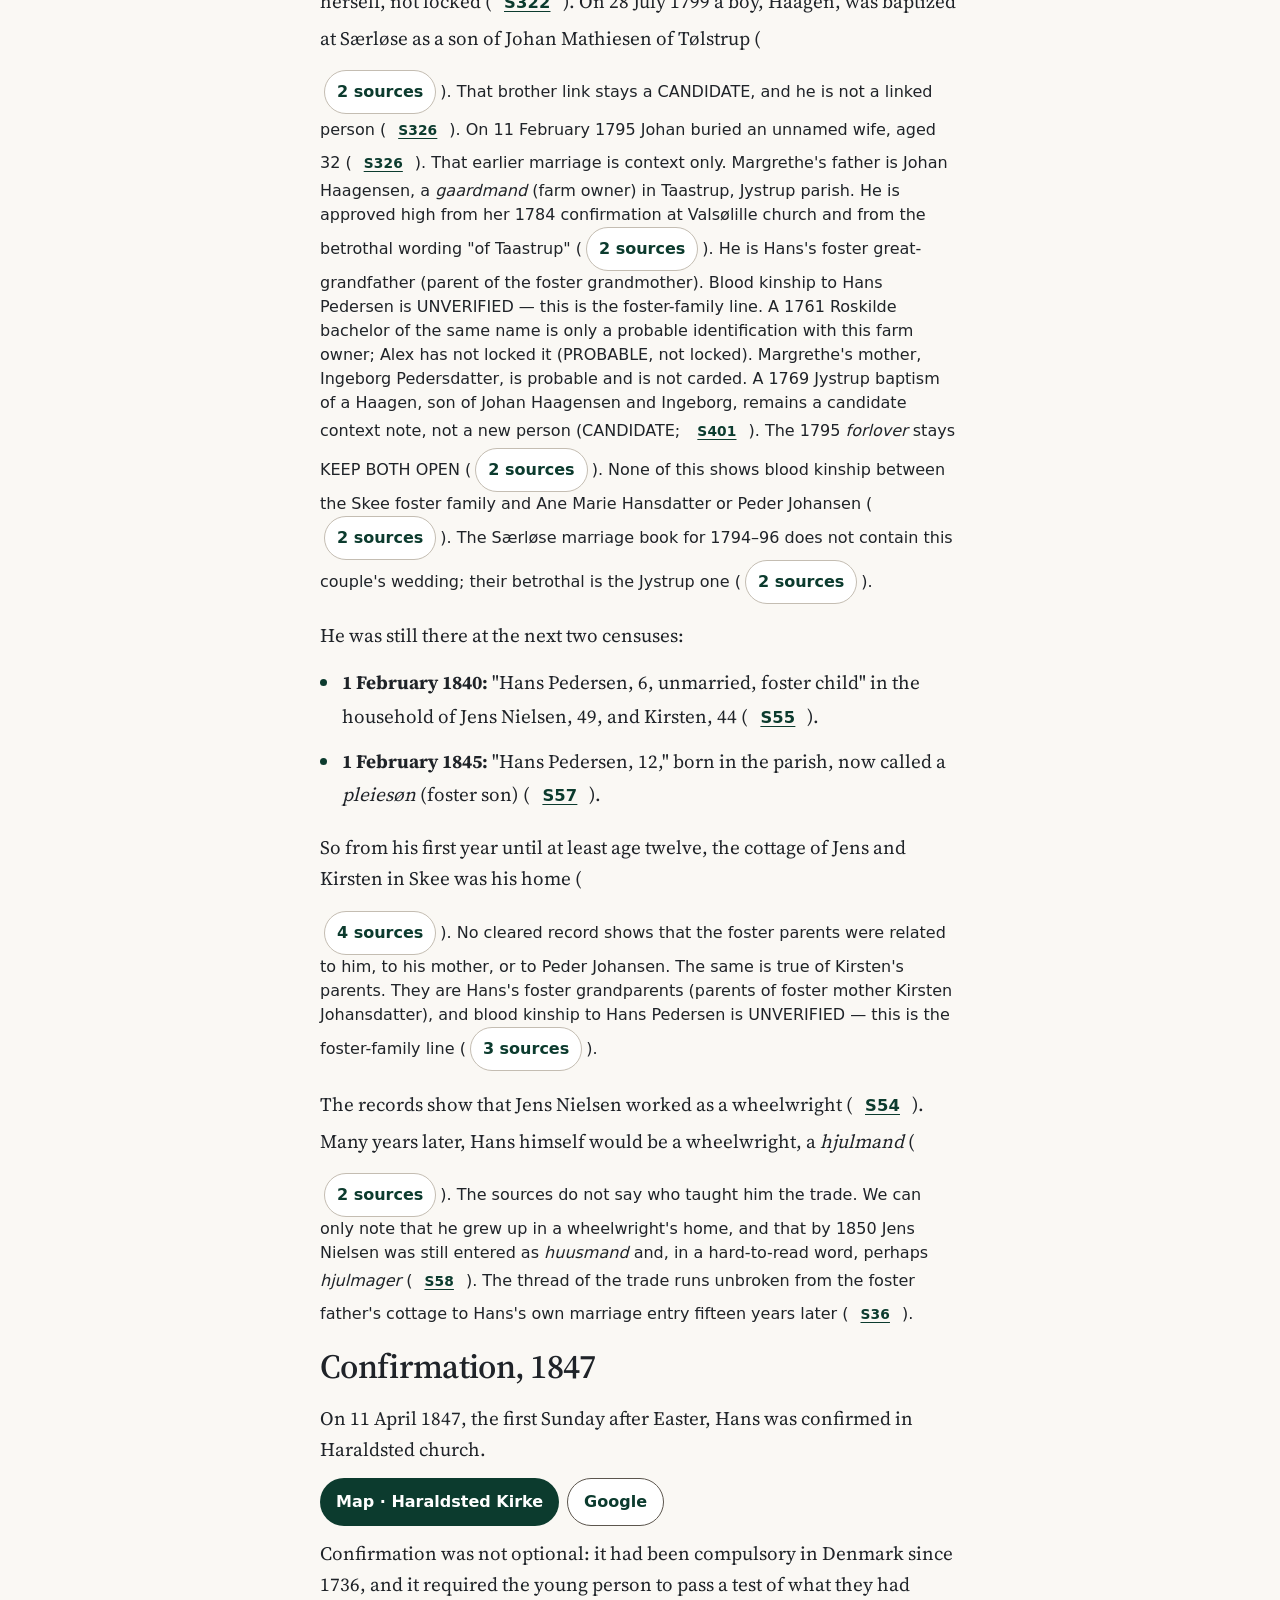
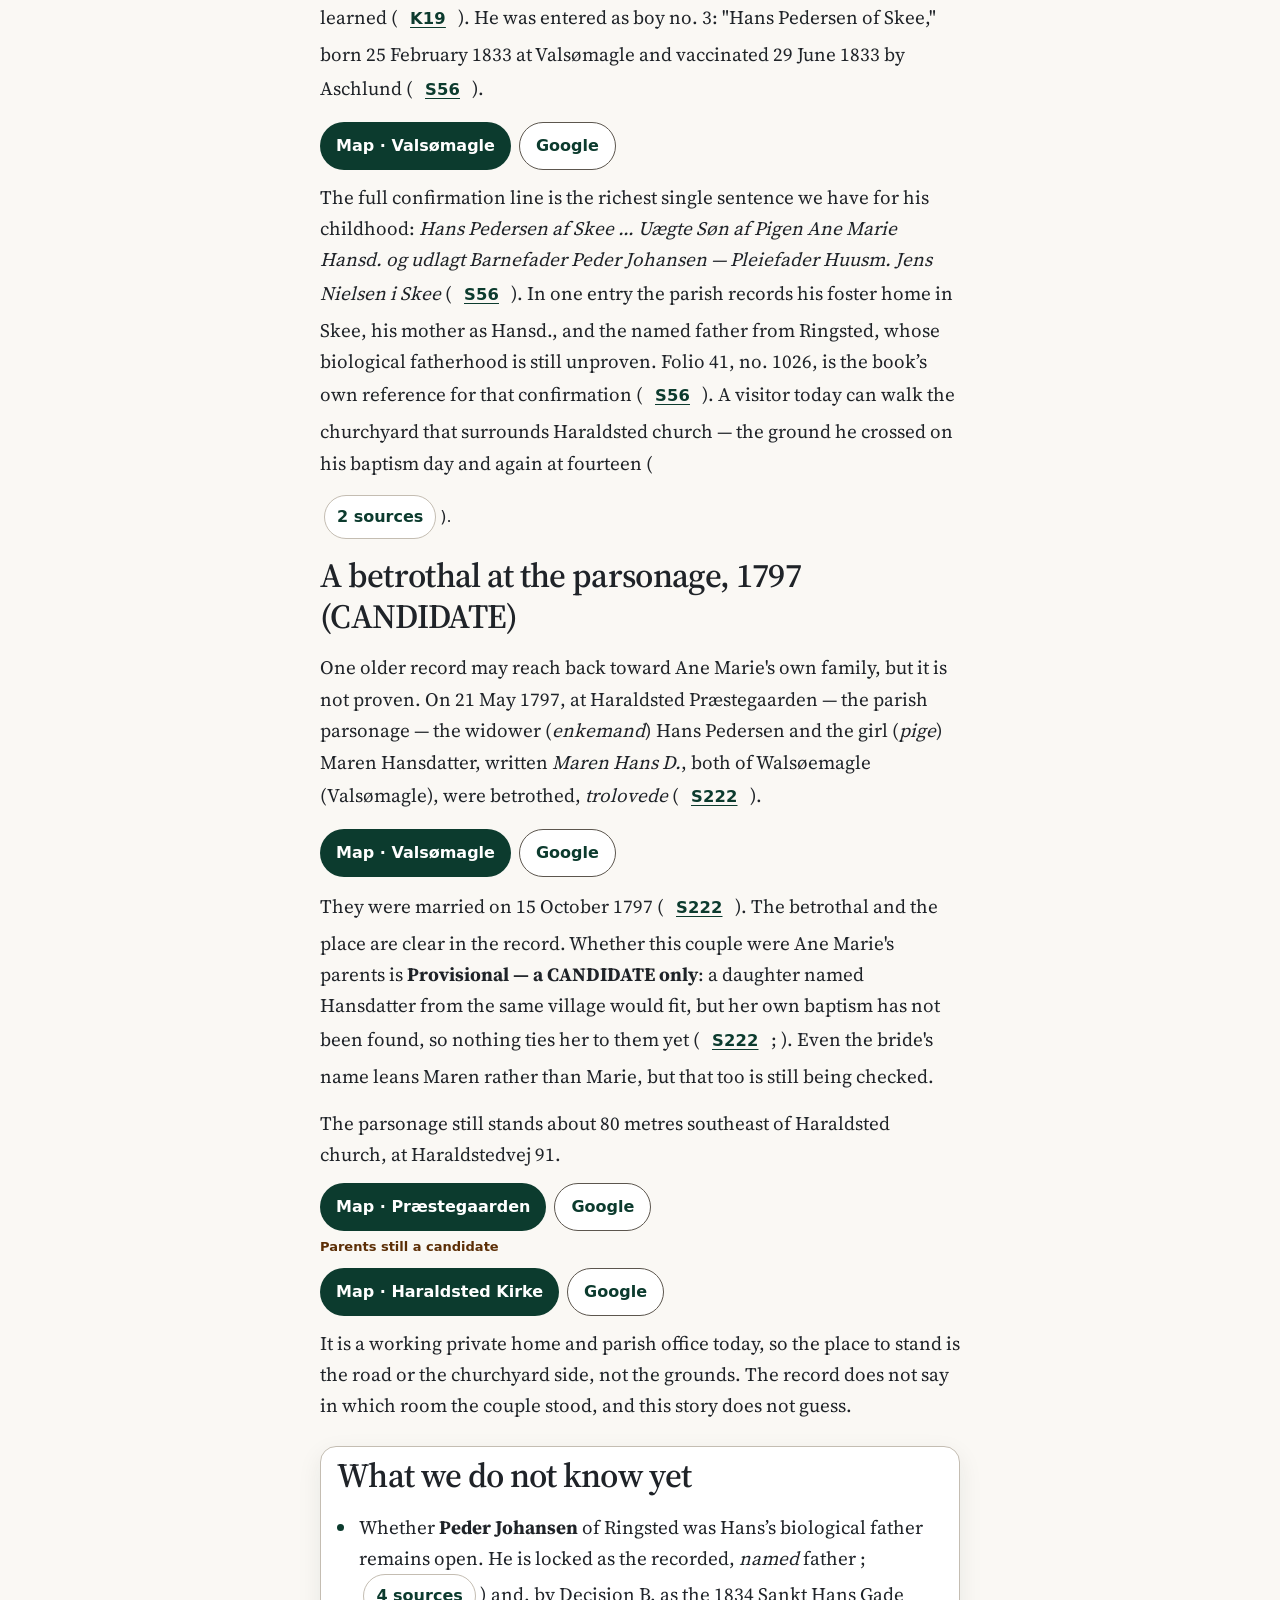
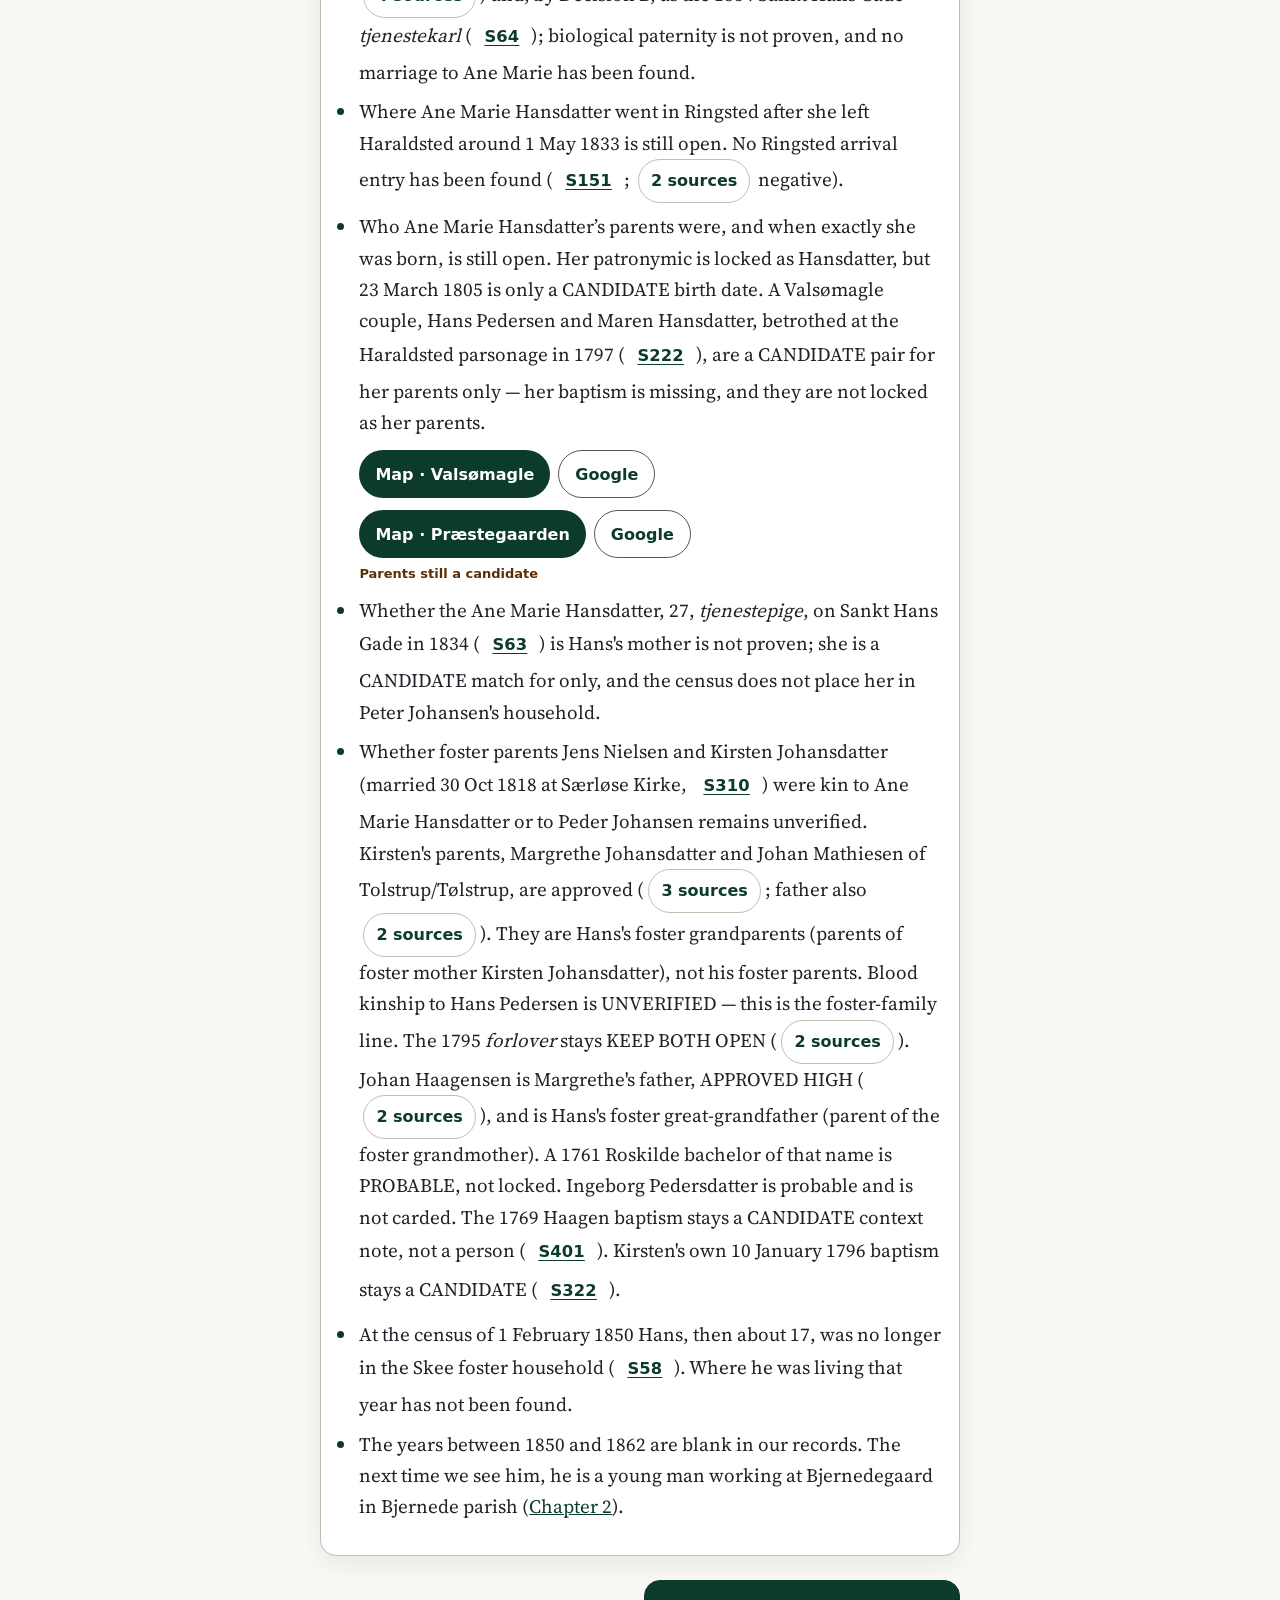
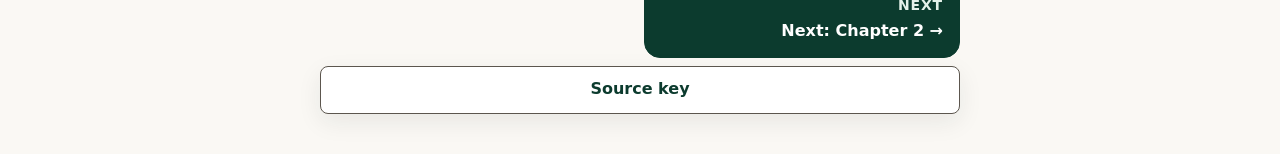
<file: story/01-hans-pedersen-childhood.html>
<!doctype html>
<html lang="en">
<head>
<meta charset="utf-8">
<title>Chapter 1 — A Boy Called Hans Pedersen of Skee (1833–1847) · Petersen Family</title>
<meta name="viewport" content="width=device-width, initial-scale=1, viewport-fit=cover">
<meta name="color-scheme" content="light only">
<meta name="theme-color" content="#FAF8F4">
<meta name="description" content="The Petersen family of Redwood County, Minnesota.">
<meta property="og:site_name" content="Petersen Family Tree">
<meta property="og:title" content="Chapter 1 — A Boy Called Hans Pedersen of Skee (1833–1847) · Petersen Family">
<meta property="og:description" content="The Petersen family of Redwood County, Minnesota.">
<meta property="og:type" content="website">
<meta property="og:url" content="https://alexpetersen88.github.io/petersen-family-tree/story/01-hans-pedersen-childhood.html">
<meta property="og:image" content="https://alexpetersen88.github.io/petersen-family-tree/og.png">
<meta property="og:image:width" content="1200">
<meta property="og:image:height" content="630">
<meta property="og:image:alt" content="The Petersen Family, Redwood County, Minnesota">
<meta name="twitter:card" content="summary_large_image">
<meta name="twitter:title" content="Chapter 1 — A Boy Called Hans Pedersen of Skee (1833–1847) · Petersen Family">
<meta name="twitter:description" content="The Petersen family of Redwood County, Minnesota.">
<meta name="twitter:image" content="https://alexpetersen88.github.io/petersen-family-tree/og.png">
<link rel="canonical" href="https://alexpetersen88.github.io/petersen-family-tree/story/01-hans-pedersen-childhood.html">
<link rel="icon" href="data:image/svg+xml,%3Csvg xmlns='http://www.w3.org/2000/svg' viewBox='0 0 32 32'%3E%3Crect width='32' height='32' rx='6' fill='%230C3B2E'/%3E%3C/svg%3E">
<script>
try{var v=localStorage.getItem("petersen-story-tools");var tight=matchMedia("(max-width:800px), (max-height:700px)").matches;if(v==="hidden"||(v!=="shown"&&tight))document.documentElement.classList.add("story-tools-collapsed")}catch(e){}
</script>
<link rel="stylesheet" href="../style.css">
</head>
<body class="page story">
<a class="skip" href="#content">Skip to content</a>
<div class="sticky-chrome">
<header>
<div class="brand"><p class="eyebrow">Redwood County, Minnesota</p><p class="brand"><a href="../index.html#start">The Petersen Family</a></p></div>
<nav aria-label="Primary"><a data-nav="tree" href="../index.html#tree">Tree</a><a href="../people.html">People</a><a href="../sources.html">Sources</a><a class="on" aria-current="page" href="index.html">Story</a><a href="../map.html">Map</a></nav>
</header>
<button type="button" class="story-tools-toggle" id="storytoolstoggle" aria-expanded="true" aria-controls="storytools"><span class="when-open">Hide tools</span><span class="when-closed">Show tools</span></button>
<div id="storytools" class="story-tools">
<div class="banner"></div>
<nav class="story-jump" aria-label="Chapters"><a href="index.html" aria-label="All chapters">All</a><a href="01-hans-pedersen-childhood.html" aria-label="Chapter 1" aria-current="page">1</a><a href="02-bjernede-parents-and-loss.html" aria-label="Chapter 2">2</a><a href="03-hans-peter-to-minnesota.html" aria-label="Chapter 3">3</a><a href="04-elmer-to-alex.html" aria-label="Chapter 4">4</a><a href="source-key.html" aria-label="Source key">Key</a></nav>
<nav class="story-companions" aria-label="Story companions"><a href="abridged.html">Abridged</a><a href="kids.html">Kids</a><a href="change-log.html">Change log</a></nav>
<nav class="story-files" aria-label="Downloads">
<a href="../downloads/Petersen-Family-Story.pdf">Story PDF</a>
<a href="../downloads/Petersen-Family-Story-Kids.pdf">Kids story PDF</a>
<a href="../downloads/Denmark-Trip-Itinerary.pdf">Denmark trip PDF</a>
</nav>
</div>
<script>
(function(){var c=document.documentElement.classList.contains("story-tools-collapsed"),b=document.getElementById("storytoolstoggle"),t=document.getElementById("storytools");if(b)b.setAttribute("aria-expanded",c?"false":"true");if(t){if(c)t.setAttribute("hidden","");else t.removeAttribute("hidden")}});
</script>
</div>
<main id="content" class="story-wrap">
<article class="chapter">
<h1>Chapter 1 — A Boy Called Hans Pedersen of Skee (1833–1847)</h1>
<p class="dek">This chapter follows Hans Pedersen, the father of the emigrant <a href="../index.html#P6">Hans Peter Petersen</a>. Everything here comes from Danish church books and censuses. No family memory reaches back this far.</p>
<h2>Born at Valsømagle</h2>
<p>Hans Pedersen was born on 25 February 1833 at Valsømagle, a village in Haraldsted parish, Ringsted district, Sorø county, on the island of Zealand (<details class="cite-group"><summary>3 sources</summary><ul><li><a href="source-key.html#S51">Haraldsted Sogn, Hovedministerialbog 1814–1845, Fødte Mandkiøn 1833 no</a></li><li><a href="source-key.html#S52">Haraldsted Sogn, Kontraministerialbog 1814–1842, Fødte Mandkiøn 1833 no</a></li><li><a href="source-key.html#S53">Trap Danmark 5. udg., Haraldsted sogn (Valsømagle in Haraldsted sogn):</a></li></ul></details>). He was baptized in Haraldsted church on 31 March 1833, which was Palm Sunday (<details class="cite-group"><summary>2 sources</summary><ul><li><a href="source-key.html#S51">Haraldsted Sogn, Hovedministerialbog 1814–1845, Fødte Mandkiøn 1833 no</a></li><li><a href="source-key.html#S52">Haraldsted Sogn, Kontraministerialbog 1814–1842, Fødte Mandkiøn 1833 no</a></li></ul></details>). The church stood only about 2 miles straight-line from Valsømagle, so the walk from the village to the font was a short one (<details class="cite-group"><summary>2 sources</summary><ul><li><a href="source-key.html#S51">Haraldsted Sogn, Hovedministerialbog 1814–1845, Fødte Mandkiøn 1833 no</a></li><li><a href="source-key.html#S53">Trap Danmark 5. udg., Haraldsted sogn (Valsømagle in Haraldsted sogn):</a></li></ul></details>). Valsømagle is still a village today, about 4 miles from Ringsted; the church books give no farm or house for the birth, so the place to stand is the village street itself (<details class="cite-group"><summary>2 sources</summary><ul><li><a href="source-key.html#S51">Haraldsted Sogn, Hovedministerialbog 1814–1845, Fødte Mandkiøn 1833 no</a></li><li><a href="source-key.html#S53">Trap Danmark 5. udg., Haraldsted sogn (Valsømagle in Haraldsted sogn):</a></li></ul></details>;, ).<span class="map-links" role="group" aria-label="Map links for Valsømagle"><a class="map-link" href="https://www.openstreetmap.org/node/9956361203" target="_blank" rel="noopener noreferrer" aria-label="Open map of Valsømagle on OpenStreetMap">Map · Valsømagle</a><a class="map-link map-link-google" href="https://www.google.com/maps?q=55.4933219,11.8213452" target="_blank" rel="noopener noreferrer" aria-label="Google Maps for Valsømagle">Google</a></span> Haraldsted Kirke still stands on Haraldstedvej in Haraldsted, 4100 Ringsted, with its churchyard — the <em>kirkegård</em> — around it.<span class="map-links" role="group" aria-label="Map links for Haraldsted Kirke and kirkegård"><a class="map-link" href="https://www.openstreetmap.org/way/264012020" target="_blank" rel="noopener noreferrer" aria-label="Open map of Haraldsted Kirke and kirkegård on OpenStreetMap">Map · Haraldsted Kirke</a><a class="map-link map-link-google" href="https://www.google.com/maps?q=55.4915324,11.7681618" target="_blank" rel="noopener noreferrer" aria-label="Google Maps for Haraldsted Kirke and kirkegård">Google</a></span> It is the same church where he would be confirmed fourteen years later (<details class="cite-group"><summary>3 sources</summary><ul><li><a href="source-key.html#S51">Haraldsted Sogn, Hovedministerialbog 1814–1845, Fødte Mandkiøn 1833 no</a></li><li><a href="source-key.html#S52">Haraldsted Sogn, Kontraministerialbog 1814–1842, Fødte Mandkiøn 1833 no</a></li><li><a href="source-key.html#S56">Haraldsted Sogn, Kontraministerialbog 1841–1861, Confirmerede Drenge 1847 no</a></li></ul></details>).</p>
<p>The parish clerk entered him as <em>uægte</em>, meaning born outside marriage (<details class="cite-group"><summary>2 sources</summary><ul><li><a href="source-key.html#S51">Haraldsted Sogn, Hovedministerialbog 1814–1845, Fødte Mandkiøn 1833 no</a></li><li><a href="source-key.html#S52">Haraldsted Sogn, Kontraministerialbog 1814–1842, Fødte Mandkiøn 1833 no</a></li></ul></details>). His mother was an unmarried servant (<em>pige</em> / <em>tjenestepige</em>) from Valsømagle. Her name was <strong><a href="../index.html#P25">Ane Marie Hansdatter</a></strong> ; Genealogist locked the patronymic 2026-11-03). The kontraministerialbog copy of the 1833 baptism writes her as <strong>Hansd.</strong>, set interlinear over a struck word (<a class="cite" href="source-key.html#S52">S52</a>). Fourteen years later, at his confirmation, the book again calls her <strong>Ane Marie Hansd.</strong> (<a class="cite" href="source-key.html#S56">S56</a>). The parish move lists around the birth year use the same form and trace her back and forth to Ringsted, in this order. First, Haraldsted&#x27;s departure list records <em>Ane Marie Hansd.</em>, 28, <em>tjenestepige</em> (servant girl), leaving for Ringsted; the date is only a ditto mark, read as roughly November 1832 to January 1833 (<a class="cite" href="source-key.html#S60">S60</a>; date LOW). Next, Ringsted&#x27;s own departure list for 1833 has <em>Ane Marie Hansdatter</em>, 28, <em>tjenestepige</em>, moving to Haraldsted (<a class="cite" href="source-key.html#S106">S106</a>; a likely but unverified match to her). Then, on 30 March 1833, Haraldsted&#x27;s arrival list records <em>Ane Marie Hansd.</em>, 28, <em>tjenestepige</em>, come from Ringsted (<a class="cite" href="source-key.html#S59">S59</a>). This was the day before her son&#x27;s baptism. About a month later, around 1 May 1833, Haraldsted&#x27;s departure list records <em>Ane Marie Hansd.</em>, 28, <em>tjenestepige</em>, leaving the parish again, and the destination is clearly Ringsted (<a class="cite" href="source-key.html#S151">S151</a>; cleared by Alex, Decision 3, 2026-11-03, read with <a class="cite" href="source-key.html#S59">S59</a>). Where she went in Ringsted is not known. No Ringsted arrival entry for her has been found, even though the 1833 arrival list was searched, May–October included (<details class="cite-group"><summary>2 sources</summary><ul><li><a href="source-key.html#S108">Ringsted Sogn HMB bsid=205354, Tilgangsliste (arrival list) 1833 nos 1–81 (incl</a></li><li><a href="source-key.html#S157">Ringsted Sogn HMB bsid=205354, Tilgangsliste (arrival list) 1833 nos 1–81 (incl</a></li></ul></details>). So the trail stops at the Haraldsted departure, and no street or house in Ringsted can be named as the place she arrived. The hovedministerialbog baptism once read as <strong>Clausdatter</strong> (<a class="cite" href="source-key.html#S51">S51</a>); after Alex reviewed the images, that reading was set aside as superseded and Hansdatter was locked. A later eye-read of the same parents cell offered Larsdatter (<a class="cite" href="source-key.html#S276">S276</a>); like Clausdatter, it is a discarded alternate read, not a second name for her. Her parents are still unknown. A birth date of 23 March 1805 is only a CANDIDATE, not proven. Ringsted town lies roughly 4 miles straight-line from Valsømagle, so the mother&#x27;s moves and the named father&#x27;s home both sat within a morning&#x27;s walk of the child&#x27;s birthplace (<details class="cite-group"><summary>3 sources</summary><ul><li><a href="source-key.html#S51">Haraldsted Sogn, Hovedministerialbog 1814–1845, Fødte Mandkiøn 1833 no</a></li><li><a href="source-key.html#S59">Haraldsted Sogn, Kontraministerialbog 1814–1842, Tilgangsliste 1833 no</a></li><li><a href="source-key.html#S60">same KMB, Afgangsliste 1832/33 no</a></li></ul></details>).</p>
<p>Ane Marie had herself grown up as a foster child. On the Haraldsted confirmation list for 1820, row 11 among the girls reads <em>Ane Marie Hansd.</em> of Walsømagle, and beside her the clerk wrote her <em>Pleiefd.</em> (foster parents): <em>Gmd.</em> Erik Rasmussen and Maren Hansd., of Walsømagle (<a class="cite" href="source-key.html#S312">S312</a>; Dig 45 fold context; the foster term reads HIGH, the <em>Gmd.</em> (gårdmand, farmer) title MED). So the girl who would one day bear Hans in that same parish was raised in a farm household in her home village of Valsømagle, raised by foster parents rather than, so far as this record shows, by her birth parents (<a class="cite" href="source-key.html#S312">S312</a>). Which farm it was is not recorded here, and no house is placed on the map; only the village is pinned. The same list gives a birth date of 23 March 1805, and that is the source of the CANDIDATE date above (<a class="cite" href="source-key.html#S312">S312</a>). Three things stay open. Her birth parents are still unknown: Genealogist lists &#x27;s parents as none proven. Her own baptism (Dig 25) is still MISSING. And whether Erik or Maren were her blood kin is UNVERIFIED; <em>pleie</em> means only that they raised her. This foster mother, Maren Hansdatter, wife of Erik Rasmussen, must be kept apart from the Maren Hansdatter in the 1797 Haraldsted betrothal described below (<a class="cite" href="source-key.html#S222">S222</a>). That is a different couple, and the record does not show them to be the same woman. The pattern is a striking one all the same: Ane Marie was a foster daughter in Valsømagle, and her son would be a foster son in Skee (<a class="cite" href="source-key.html#S312">S312</a>; <a class="cite" href="source-key.html#S56">S56</a>).</p>
<p>The same baptism names a man as the child’s father. In Danish church books an <em>udlagt barnefader</em> is the man the mother named as father; the entry is not proof of paternity. The 1833 Haraldsted baptism writes <strong>Peder Johansen</strong> of Ringsted as that named father (<a class="cite" href="source-key.html#S51">S51</a>). A fresh look at the original page bears this out: the letters of the surname take the shape <em>Joh-</em>, not <em>Jørg-</em> (<a class="cite" href="source-key.html#S275">S275</a>). A FamilySearch index once read the name as Peder Jørgensen; that reading is a mis-index and has been set aside (<a class="cite" href="source-key.html#S275">S275</a>). The 1847 confirmation repeats the same wording: <em>Uægte Søn af Pigen Ane Marie Hansd. og udlagt Barnefader Peder Johansen</em> — illegitimate son of the girl Ane Marie Hansd. and named child’s father Peder Johansen — with <em>pleiefader</em> (foster father) <em>Huusm.</em> <a href="../index.html#P26">Jens Nielsen</a> of Skee (<a class="cite" href="source-key.html#S56">S56</a>). So the record is settled on one point: the mother, Ane Marie Hansdatter, named <strong>Peder Johansen of Ringsted</strong> as the father, and the confirmation lists him again fourteen years later (<details class="cite-group"><summary>3 sources</summary><ul><li><a href="source-key.html#S51">Haraldsted Sogn, Hovedministerialbog 1814–1845, Fødte Mandkiøn 1833 no</a></li><li><a href="source-key.html#S52">Haraldsted Sogn, Kontraministerialbog 1814–1842, Fødte Mandkiøn 1833 no</a></li><li><a href="source-key.html#S56">Haraldsted Sogn, Kontraministerialbog 1841–1861, Confirmerede Drenge 1847 no</a></li></ul></details>). Genealogist has locked him as Hans’s recorded, named father ; cleared by Alex 2026-11-03; <details class="cite-group"><summary>4 sources</summary><ul><li><a href="source-key.html#S51">Haraldsted Sogn, Hovedministerialbog 1814–1845, Fødte Mandkiøn 1833 no</a></li><li><a href="source-key.html#S52">Haraldsted Sogn, Kontraministerialbog 1814–1842, Fødte Mandkiøn 1833 no</a></li><li><a href="source-key.html#S56">Haraldsted Sogn, Kontraministerialbog 1841–1861, Confirmerede Drenge 1847 no</a></li><li><a href="source-key.html#S275">AO image of Haraldsted HMB Fødte Mandkiøn 1833 no</a></li></ul></details>). What the books cannot settle is biology. A named father is not a proven one, no DNA or later record shows that Peder Johansen was in fact the father, and no marriage between Ane Marie and Peder Johansen has been found. The man who raised Hans was his foster father, Jens Nielsen of Skee (<a class="cite" href="source-key.html#S56">S56</a>; ). The controversy is part of Hans’s beginning: the books name a father; the evidence does not close the case.</p>
<p>A year after the baptism, the census of 1834 lets us see the named father for the first time as a living man rather than a name in the margin. In Ringsted town, on the street called Sankt Hans Gade, the census lists <strong><a href="../index.html#P28">Peter Johansen</a></strong>, about 30, <em>ugift</em> (unmarried), a <em>tjenestekarl</em> — a servant, a hired manservant — placed in the household&#x27;s servants (<em>Tjenestefolk</em>) bracket (<a class="cite" href="source-key.html#S64">S64</a>). Genealogist has cleared him as the same man as the Peder Johansen of Ringsted named in the baptism and the confirmation ; Alex, Decision B, 2026-11-03; <details class="cite-group"><summary>4 sources</summary><ul><li><a href="source-key.html#S51">Haraldsted Sogn, Hovedministerialbog 1814–1845, Fødte Mandkiøn 1833 no</a></li><li><a href="source-key.html#S52">Haraldsted Sogn, Kontraministerialbog 1814–1842, Fødte Mandkiøn 1833 no</a></li><li><a href="source-key.html#S56">Haraldsted Sogn, Kontraministerialbog 1841–1861, Confirmerede Drenge 1847 no</a></li><li><a href="source-key.html#S64">same census, Ringsted købstad, Sankt Hans Gade, p</a></li></ul></details>). So the father the mother named was, in 1834, an unmarried hired man of about thirty, working in service in Ringsted town, not a farmer or a householder. Sankt Hans Gade is still a street in Ringsted today, now spelled Sct. Hansgade, 4100 Ringsted, and it is the place to stand for Peter Johansen&#x27;s 1834 residence.<span class="map-links" role="group" aria-label="Sankt Hans Gade (Sct. Hansgade). P34&#x27;s 1834 street. No house number. Not a shared house."><a class="map-link" href="https://www.openstreetmap.org/#map=18/55.4445/11.7908" target="_blank" rel="noopener noreferrer" aria-label="Open map of Sankt Hans Gade (Sct. Hansgade) on OpenStreetMap">Map · Sct. Hansgade</a><a class="map-link map-link-google" href="https://www.google.com/maps/search/?api=1&amp;query=Sct+Hansgade+4100+Ringsted" target="_blank" rel="noopener noreferrer" aria-label="Google Maps for Sankt Hans Gade (Sct. Hansgade)">Google</a><i class="map-caption">&#x27;s 1834 street. No house number. Not a shared house.</i></span> The census gives no house number, so no particular house is claimed; the street itself is the visit place. That is his place in the world as the records show it. It still does not prove he was the biological father; it tells us who the named man was.</p>
<p>One more clue sits on the same census pages, and it is only a clue. Also listed on Sankt Hans Gade is an <strong>Ane Marie Hansdatter</strong>, 27, unmarried, a <em>tjenestepige</em> (maidservant), in another servants&#x27; bracket (<a class="cite" href="source-key.html#S63">S63</a>). Her name and age fit Hans&#x27;s mother, but she is a CANDIDATE match only, not proven to be the same woman. The census does not place her in Peter Johansen&#x27;s household, and no marriage between Ane Marie and Peder Johansen has been found. The street is pinned here only as Peter Johansen&#x27;s 1834 residence. Because Ane Marie is only a candidate, this story does not say as fact that the couple lived on the same street, and nothing suggests they shared a house. The May 1833 departure to Ringsted (<a class="cite" href="source-key.html#S151">S151</a>) also does not prove where the mother lived in town; the two records are separate.</p>
<h2>The world he was born into</h2>
<p>The records tell us where Hans was born; the encyclopedias tell us what that country looked like. Valsømagle and Haraldsted lay in Sorø county (<em>Sorø Amt</em>): in 1798 the old Ringsted county had been merged into it, and only a few years after Hans&#x27;s birth, in 1837 and 1841, the parishes and market towns were made into local municipalities of their own (<a class="cite" href="source-key.html#K1">K1</a>)(<a class="cite" href="source-key.html#K2">K2</a>).<span class="map-links" role="group" aria-label="Map links for Valsømagle"><a class="map-link" href="https://www.openstreetmap.org/node/9956361203" target="_blank" rel="noopener noreferrer" aria-label="Open map of Valsømagle on OpenStreetMap">Map · Valsømagle</a><a class="map-link map-link-google" href="https://www.google.com/maps?q=55.4933219,11.8213452" target="_blank" rel="noopener noreferrer" aria-label="Google Maps for Valsømagle">Google</a></span> Ringsted, about 4 miles from Valsømagle, was the market town for the parishes around it (<a class="cite" href="source-key.html#K2">K2</a>).</p>
<p>Haraldsted itself was an old place even then. In the Middle Ages it had been a royal estate and a pilgrimage village, because Duke Knud Lavard was murdered in the nearby forest in 1131 (<a class="cite" href="source-key.html#K4">K4</a>)(<a class="cite" href="source-key.html#K5">K5</a>). The parsonage that still stands southeast of the church — the <em>præstegård</em> named in <a href="01-hans-pedersen-childhood.html">Chapter 1</a>&#x27;s 1797 betrothal — is a thatched, half-timbered four-wing house rebuilt after a fire in 1789, so it was barely forty years old when Hans was baptized (<a class="cite" href="source-key.html#K6">K6</a>; <a class="cite" href="source-key.html#S222">S222</a>).<span class="map-links" role="group" aria-label="Haraldsted Præstegaarden. Place pin only. The couple as parents is still a candidate, not proven."><a class="map-link" href="https://www.openstreetmap.org/node/341232574" target="_blank" rel="noopener noreferrer" aria-label="Open map of Haraldsted Præstegaarden on OpenStreetMap">Map · Præstegaarden</a><a class="map-link map-link-google" href="https://www.google.com/maps?q=55.4910250,11.7692050" target="_blank" rel="noopener noreferrer" aria-label="Google Maps for Haraldsted Præstegaarden">Google</a><i class="map-caption">Parents still a candidate</i></span> The sources do not say that Hans or his mother ever went inside it.</p>
<p>The countryside had been remade within living memory. The villages of the Ringsted district were enclosed — the old shared fields split into separate holdings — in roughly 1780–1810; some farms stayed in the village and others moved out onto their own land (<a class="cite" href="source-key.html#K1">K1</a>). Farms dominated this district, and cottagers (<em>husmænd</em>) were few compared with farmers (<a class="cite" href="source-key.html#K1">K1</a>)(<a class="cite" href="source-key.html#K11">K11</a>). Those are district-wide statements; how many farms and houses Valsømagle or Skee had in 1833 is not in the sources used here.</p>
<p>Denmark in 1833 was still an absolute monarchy: the king ruled without a parliament, and would until the June Constitution of 1849 (<a class="cite" href="source-key.html#K15">K15</a>). The old <em>stavnsbånd</em>, which had tied peasant men to the estate where they were born, had been abolished in 1788, some forty-five years before Hans was born (<a class="cite" href="source-key.html#K18">K18</a>). The 1814 school ordinances had made schooling compulsory for ordinary children (<a class="cite" href="source-key.html#K20">K20</a>); which school served Skee or Valsømagle, and whether Hans attended it, is UNVERIFIED and not found in the records.</p>
<h2>A foster son in Skee</h2>
<p>Hans did not grow up with his mother. On the census of 18 February 1834, when he was one year old, he was living in the village of Skee in Haraldsted parish, about 3 miles straight-line from Valsømagle where he was born and about 3 miles from Haraldsted church.<span class="map-links" role="group" aria-label="Map links for Valsømagle"><a class="map-link" href="https://www.openstreetmap.org/node/9956361203" target="_blank" rel="noopener noreferrer" aria-label="Open map of Valsømagle on OpenStreetMap">Map · Valsømagle</a><a class="map-link map-link-google" href="https://www.google.com/maps?q=55.4933219,11.8213452" target="_blank" rel="noopener noreferrer" aria-label="Google Maps for Valsømagle">Google</a></span><span class="map-links" role="group" aria-label="Map links for Haraldsted Kirke and kirkegård"><a class="map-link" href="https://www.openstreetmap.org/way/264012020" target="_blank" rel="noopener noreferrer" aria-label="Open map of Haraldsted Kirke and kirkegård on OpenStreetMap">Map · Haraldsted Kirke</a><a class="map-link map-link-google" href="https://www.google.com/maps?q=55.4915324,11.7681618" target="_blank" rel="noopener noreferrer" aria-label="Google Maps for Haraldsted Kirke and kirkegård">Google</a></span> He was listed as a <em>pleiebarn</em> (foster child) in the household of Jens Nielsen, a cottager (<em>husmand</em>) and wheelwright, and his wife <a href="../index.html#P27">Kirsten Johansdatter</a> (<a class="cite" href="source-key.html#S54">S54</a>).</p>
<p>Those foster parents had married long before Hans was born. On 30 October 1818, in Særløse Kirke, bachelor Jens Nielsen, then 26 and <em>tjenende</em> (serving) near Lejre, married Kirsten Johansdatter, then 22 and <em>tjenende hos gårdmand</em> (serving in a farmer’s household) at Tølstrup (<a class="cite" href="source-key.html#S310">S310</a>). The marriage entry names no parents for either of them. Genealogist has cleared this couple as Hans’s verified foster parents ( and ). Nothing in that record — or elsewhere cleared so far — shows that Jens or Kirsten were kin to Ane Marie Hansdatter or to the named father Peder Johansen; that kinship stays unverified (<a class="cite" href="source-key.html#S310">S310</a>).</p>
<p>Kirsten&#x27;s parents are now approved at high confidence, and the label for them is exact. They are Hans&#x27;s foster grandparents (parents of foster mother Kirsten Johansdatter). They are not Hans&#x27;s foster parents. His foster parents remain Jens Nielsen and Kirsten Johansdatter. Blood kinship to Hans Pedersen is UNVERIFIED — this is the foster-family line (<details class="cite-group"><summary>3 sources</summary><ul><li><a href="source-key.html#S377">FT-1801 Særløse, Tølstrup By, 12te Familie</a></li><li><a href="source-key.html#S379">25 Mar 1795 betrothal at Jystrup Præstegaard</a></li><li><a href="source-key.html#S380">21 Dec 1800, 4th Sunday of Advent, Johan Mathiesen of Tølstrup buried at Særløse, age 44</a></li></ul></details>).</p>
<p>The mother is Margrethe (also written Margrete and Margretha) Johansdatter. The father is <a href="../index.html#P47">Johan Mathiesen</a> (also written Mathiasen and Mattisen), a <em>huusmand</em> (cottager) of Tolstrup, also spelled Tølstrup, in Særløse parish (<details class="cite-group"><summary>3 sources</summary><ul><li><a href="source-key.html#S377">FT-1801 Særløse, Tølstrup By, 12te Familie</a></li><li><a href="source-key.html#S379">25 Mar 1795 betrothal at Jystrup Præstegaard</a></li><li><a href="source-key.html#S380">21 Dec 1800, 4th Sunday of Advent, Johan Mathiesen of Tølstrup buried at Særløse, age 44</a></li></ul></details>; the father is also the man in <a class="cite" href="source-key.html#S322">S322</a> and <a class="cite" href="source-key.html#S326">S326</a>). On 25 March 1795, at Jystrup Præstegaard, the widower Johan Mathiesen was betrothed to the girl <a href="../index.html#P46">Margrethe Johansdatter</a> of Taastrup (<a class="cite" href="source-key.html#S379">S379</a>). A copulation margin names the 16th Sunday after Trinity. That is 20 September 1795 by calendar reckoning. The page does not write 20 September (<a class="cite" href="source-key.html#S379">S379</a>). The bride&#x27;s father stood as <em>forlover</em>. One reading is <a href="../index.html#P48">Johan Haagensen</a>, a <em>gaardmand</em> (farmer) in Taastrup. Another reading is Johan Jørgensen, which may be ink from the next entry. Both stay open. No winner is picked (<a class="cite" href="source-key.html#S379">S379</a>).</p>
<p>On the 4th Sunday of Advent, 21 December 1800, Johan Mathiesen of Tølstrup was buried at Særløse, aged 44 (<a class="cite" href="source-key.html#S380">S380</a>). The 1801 census then shows the widow. In Tølstrup, Margrethe Johansdatter, 35, was <em>enke efter 1ste ægteskab</em> (widow of a first marriage) in a <em>jordløs huus</em> (a house without land) (<a class="cite" href="source-key.html#S377">S377</a>). With her were Jens Johansen, 9, entered as the dead husband&#x27;s son, and her own children Kirsten Johansdatter, 6, and Haagen Johansen, 2 (<a class="cite" href="source-key.html#S377">S377</a>). The census does not write Johan&#x27;s name. Jens and Haagen are not added as people here. On 18 October 1801, at Særløse, widow Margrete Johansdatter of Tolstrup was betrothed to bachelor Rasmus Jørgensen (<a class="cite" href="source-key.html#S400">S400</a>). The place after his name is only partly read (Rørup is a medium reading, and other readings stay open). He is not added as a person.</p>
<p>A Særløse baptism of 10 January 1796 still records a girl Kirsten, daughter of Johan Mattisen (also written Mattiesen) of Tolstrup, mother unnamed on that page (<a class="cite" href="source-key.html#S322">S322</a>). The name, the parish, the village, and her age of 22 in 1818 all fit, but that baptism is a CANDIDATE identification of Kirsten herself, not locked (<a class="cite" href="source-key.html#S322">S322</a>). On 28 July 1799 a boy, Haagen, was baptized at Særløse as a son of Johan Mathiesen of Tølstrup (<details class="cite-group"><summary>2 sources</summary><ul><li><a href="source-key.html#S326">Særløse kirkebog — (a) baptism 28 Jul 1799, Haagen, son of Johan Mathiesen i Tølstrup (same father as S322 Kirsten då…</a></li><li><a href="source-key.html#S322">Særløse baptism 10 Jan 1796 — Kirsten, father Johan Mattisen/Mattiesen i Tolstrup; mother unnamed</a></li></ul></details>). That brother link stays a CANDIDATE, and he is not a linked person (<a class="cite" href="source-key.html#S326">S326</a>). On 11 February 1795 Johan buried an unnamed wife, aged 32 (<a class="cite" href="source-key.html#S326">S326</a>). That earlier marriage is context only. Margrethe&#x27;s father is Johan Haagensen, a <em>gaardmand</em> (farm owner) in Taastrup, Jystrup parish. He is approved high from her 1784 confirmation at Valsølille church and from the betrothal wording &quot;of Taastrup&quot; (<details class="cite-group"><summary>2 sources</summary><ul><li><a href="source-key.html#S406">Jystrup–Valsølille confirmations, 1784 Quasimodogeniti, Valsølille Kirke, entry 8: Margrethe Johans Datter, daughter…</a></li><li><a href="source-key.html#S379">25 Mar 1795 betrothal at Jystrup Præstegaard</a></li></ul></details>). He is Hans&#x27;s foster great-grandfather (parent of the foster grandmother). Blood kinship to Hans Pedersen is UNVERIFIED — this is the foster-family line. A 1761 Roskilde bachelor of the same name is only a probable identification with this farm owner; Alex has not locked it (PROBABLE, not locked). Margrethe&#x27;s mother, Ingeborg Pedersdatter, is probable and is not carded. A 1769 Jystrup baptism of a Haagen, son of Johan Haagensen and Ingeborg, remains a candidate context note, not a new person (CANDIDATE; <a class="cite" href="source-key.html#S401">S401</a>). The 1795 <em>forlover</em> stays KEEP BOTH OPEN (<details class="cite-group"><summary>2 sources</summary><ul><li><a href="source-key.html#S379">25 Mar 1795 betrothal at Jystrup Præstegaard</a></li><li><a href="source-key.html#S401">1769 Jystrup baptism of Haagen, son of gaardmand Johan Haagensen of Taastrup; mother introduced as Ingeborg</a></li></ul></details>). None of this shows blood kinship between the Skee foster family and Ane Marie Hansdatter or Peder Johansen (<details class="cite-group"><summary>2 sources</summary><ul><li><a href="source-key.html#S310">Kirke Hvalsø &amp; Særløse kirkebog (HM) 1814–1829, AO bsid=152686 img 114, Copulerede 1818 row 5 — 30 Oct 1818 at Særløs…</a></li><li><a href="source-key.html#S377">FT-1801 Særløse, Tølstrup By, 12te Familie</a></li></ul></details>). The Særløse marriage book for 1794–96 does not contain this couple&#x27;s wedding; their betrothal is the Jystrup one (<details class="cite-group"><summary>2 sources</summary><ul><li><a href="source-key.html#S378">This couple is not in the Særløse Copulerede/Trolovede 1794–96 section</a></li><li><a href="source-key.html#S379">25 Mar 1795 betrothal at Jystrup Præstegaard</a></li></ul></details>).</p>
<p>He was still there at the next two censuses:</p>
<ul>
<li><strong>1 February 1840:</strong> &quot;Hans Pedersen, 6, unmarried, foster child&quot; in the household of Jens Nielsen, 49, and Kirsten, 44 (<a class="cite" href="source-key.html#S55">S55</a>).</li>
<li><strong>1 February 1845:</strong> &quot;Hans Pedersen, 12,&quot; born in the parish, now called a <em>pleiesøn</em> (foster son) (<a class="cite" href="source-key.html#S57">S57</a>).</li>
</ul>
<p>So from his first year until at least age twelve, the cottage of Jens and Kirsten in Skee was his home (<details class="cite-group"><summary>4 sources</summary><ul><li><a href="source-key.html#S54">Folketælling 1834, Landdistrikter, Sorø amt, Ringsted herred, Haraldsted sogn, Skee By hh 32 (Jens Nielsen 43 &amp; Kirst…</a></li><li><a href="source-key.html#S55">Folketælling 1840, Landdistrikter, Haraldsted sogn, Skee By hh 17 (Jens Nielsen 49, Kirsten Johansen 44), &quot;Hans Peder…</a></li><li><a href="source-key.html#S57">Folketælling 1845, Landdistrikter, Haraldsted sogn, Skee By hh 99 (Jens Nielsen, Kirsten Johansd</a></li><li><a href="source-key.html#S310">Kirke Hvalsø &amp; Særløse kirkebog (HM) 1814–1829, AO bsid=152686 img 114, Copulerede 1818 row 5 — 30 Oct 1818 at Særløs…</a></li></ul></details>). No cleared record shows that the foster parents were related to him, to his mother, or to Peder Johansen. The same is true of Kirsten&#x27;s parents. They are Hans&#x27;s foster grandparents (parents of foster mother Kirsten Johansdatter), and blood kinship to Hans Pedersen is UNVERIFIED — this is the foster-family line (<details class="cite-group"><summary>3 sources</summary><ul><li><a href="source-key.html#S377">FT-1801 Særløse, Tølstrup By, 12te Familie</a></li><li><a href="source-key.html#S379">25 Mar 1795 betrothal at Jystrup Præstegaard</a></li><li><a href="source-key.html#S380">21 Dec 1800, 4th Sunday of Advent, Johan Mathiesen of Tølstrup buried at Særløse, age 44</a></li></ul></details>).</p>
<p>The records show that Jens Nielsen worked as a wheelwright (<a class="cite" href="source-key.html#S54">S54</a>). Many years later, Hans himself would be a wheelwright, a <em>hjulmand</em> (<details class="cite-group"><summary>2 sources</summary><ul><li><a href="source-key.html#S36">S35 img 99, Copulerede 1862 no</a></li><li><a href="source-key.html#S37">S35 img 125, Døde Mandkøn 1867 no</a></li></ul></details>). The sources do not say who taught him the trade. We can only note that he grew up in a wheelwright&#x27;s home, and that by 1850 Jens Nielsen was still entered as <em>huusmand</em> and, in a hard-to-read word, perhaps <em>hjulmager</em> (<a class="cite" href="source-key.html#S58">S58</a>). The thread of the trade runs unbroken from the foster father&#x27;s cottage to Hans&#x27;s own marriage entry fifteen years later (<a class="cite" href="source-key.html#S36">S36</a>).</p>
<h2>Confirmation, 1847</h2>
<p>On 11 April 1847, the first Sunday after Easter, Hans was confirmed in Haraldsted church.<span class="map-links" role="group" aria-label="Map links for Haraldsted Kirke and kirkegård"><a class="map-link" href="https://www.openstreetmap.org/way/264012020" target="_blank" rel="noopener noreferrer" aria-label="Open map of Haraldsted Kirke and kirkegård on OpenStreetMap">Map · Haraldsted Kirke</a><a class="map-link map-link-google" href="https://www.google.com/maps?q=55.4915324,11.7681618" target="_blank" rel="noopener noreferrer" aria-label="Google Maps for Haraldsted Kirke and kirkegård">Google</a></span> Confirmation was not optional: it had been compulsory in Denmark since 1736, and it required the young person to pass a test of what they had learned (<a class="cite" href="source-key.html#K19">K19</a>). He was entered as boy no. 3: &quot;Hans Pedersen of Skee,&quot; born 25 February 1833 at Valsømagle and vaccinated 29 June 1833 by Aschlund (<a class="cite" href="source-key.html#S56">S56</a>).<span class="map-links" role="group" aria-label="Map links for Valsømagle"><a class="map-link" href="https://www.openstreetmap.org/node/9956361203" target="_blank" rel="noopener noreferrer" aria-label="Open map of Valsømagle on OpenStreetMap">Map · Valsømagle</a><a class="map-link map-link-google" href="https://www.google.com/maps?q=55.4933219,11.8213452" target="_blank" rel="noopener noreferrer" aria-label="Google Maps for Valsømagle">Google</a></span> The full confirmation line is the richest single sentence we have for his childhood: <em>Hans Pedersen af Skee … Uægte Søn af Pigen Ane Marie Hansd. og udlagt Barnefader Peder Johansen — Pleiefader Huusm. Jens Nielsen i Skee</em> (<a class="cite" href="source-key.html#S56">S56</a>). In one entry the parish records his foster home in Skee, his mother as Hansd., and the named father from Ringsted, whose biological fatherhood is still unproven. Folio 41, no. 1026, is the book’s own reference for that confirmation (<a class="cite" href="source-key.html#S56">S56</a>). A visitor today can walk the churchyard that surrounds Haraldsted church — the ground he crossed on his baptism day and again at fourteen (<details class="cite-group"><summary>2 sources</summary><ul><li><a href="source-key.html#S51">Haraldsted Sogn, Hovedministerialbog 1814–1845, Fødte Mandkiøn 1833 no</a></li><li><a href="source-key.html#S56">Haraldsted Sogn, Kontraministerialbog 1841–1861, Confirmerede Drenge 1847 no</a></li></ul></details>).</p>
<h2>A betrothal at the parsonage, 1797 (CANDIDATE)</h2>
<p>One older record may reach back toward Ane Marie&#x27;s own family, but it is not proven. On 21 May 1797, at Haraldsted Præstegaarden — the parish parsonage — the widower (<em>enkemand</em>) Hans Pedersen and the girl (<em>pige</em>) Maren Hansdatter, written <em>Maren Hans D.</em>, both of Walsøemagle (Valsømagle), were betrothed, <em>trolovede</em> (<a class="cite" href="source-key.html#S222">S222</a>).<span class="map-links" role="group" aria-label="Map links for Valsømagle"><a class="map-link" href="https://www.openstreetmap.org/node/9956361203" target="_blank" rel="noopener noreferrer" aria-label="Open map of Valsømagle on OpenStreetMap">Map · Valsømagle</a><a class="map-link map-link-google" href="https://www.google.com/maps?q=55.4933219,11.8213452" target="_blank" rel="noopener noreferrer" aria-label="Google Maps for Valsømagle">Google</a></span> They were married on 15 October 1797 (<a class="cite" href="source-key.html#S222">S222</a>). The betrothal and the place are clear in the record. Whether this couple were Ane Marie&#x27;s parents is <strong>Provisional — a CANDIDATE only</strong>: a daughter named Hansdatter from the same village would fit, but her own baptism has not been found, so nothing ties her to them yet (<a class="cite" href="source-key.html#S222">S222</a>; ). Even the bride&#x27;s name leans Maren rather than Marie, but that too is still being checked.</p>
<p>The parsonage still stands about 80 metres southeast of Haraldsted church, at Haraldstedvej 91.<span class="map-links" role="group" aria-label="Haraldsted Præstegaarden. Place pin only. The couple as parents is still a candidate, not proven."><a class="map-link" href="https://www.openstreetmap.org/node/341232574" target="_blank" rel="noopener noreferrer" aria-label="Open map of Haraldsted Præstegaarden on OpenStreetMap">Map · Præstegaarden</a><a class="map-link map-link-google" href="https://www.google.com/maps?q=55.4910250,11.7692050" target="_blank" rel="noopener noreferrer" aria-label="Google Maps for Haraldsted Præstegaarden">Google</a><i class="map-caption">Parents still a candidate</i></span><span class="map-links" role="group" aria-label="Map links for Haraldsted Kirke and kirkegård"><a class="map-link" href="https://www.openstreetmap.org/way/264012020" target="_blank" rel="noopener noreferrer" aria-label="Open map of Haraldsted Kirke and kirkegård on OpenStreetMap">Map · Haraldsted Kirke</a><a class="map-link map-link-google" href="https://www.google.com/maps?q=55.4915324,11.7681618" target="_blank" rel="noopener noreferrer" aria-label="Google Maps for Haraldsted Kirke and kirkegård">Google</a></span> It is a working private home and parish office today, so the place to stand is the road or the churchyard side, not the grounds. The record does not say in which room the couple stood, and this story does not guess.</p>
<section class="unknown">
<h2>What we do not know yet</h2>
<ul>
<li>Whether <strong>Peder Johansen</strong> of Ringsted was Hans’s biological father remains open. He is locked as the recorded, <em>named</em> father ; <details class="cite-group"><summary>4 sources</summary><ul><li><a href="source-key.html#S51">Haraldsted Sogn, Hovedministerialbog 1814–1845, Fødte Mandkiøn 1833 no</a></li><li><a href="source-key.html#S52">Haraldsted Sogn, Kontraministerialbog 1814–1842, Fødte Mandkiøn 1833 no</a></li><li><a href="source-key.html#S56">Haraldsted Sogn, Kontraministerialbog 1841–1861, Confirmerede Drenge 1847 no</a></li><li><a href="source-key.html#S275">AO image of Haraldsted HMB Fødte Mandkiøn 1833 no</a></li></ul></details>) and, by Decision B, as the 1834 Sankt Hans Gade <em>tjenestekarl</em> (<a class="cite" href="source-key.html#S64">S64</a>); biological paternity is not proven, and no marriage to Ane Marie has been found.</li>
<li>Where Ane Marie Hansdatter went in Ringsted after she left Haraldsted around 1 May 1833 is still open. No Ringsted arrival entry has been found (<a class="cite" href="source-key.html#S151">S151</a>; <details class="cite-group"><summary>2 sources</summary><ul><li><a href="source-key.html#S108">Ringsted Sogn HMB bsid=205354, Tilgangsliste (arrival list) 1833 nos 1–81 (incl</a></li><li><a href="source-key.html#S157">Ringsted Sogn HMB bsid=205354, Tilgangsliste (arrival list) 1833 nos 1–81 (incl</a></li></ul></details> negative).</li>
<li>Who Ane Marie Hansdatter’s parents were, and when exactly she was born, is still open. Her patronymic is locked as Hansdatter, but 23 March 1805 is only a CANDIDATE birth date. A Valsømagle couple, Hans Pedersen and Maren Hansdatter, betrothed at the Haraldsted parsonage in 1797 (<a class="cite" href="source-key.html#S222">S222</a>), are a CANDIDATE pair for her parents only — her baptism is missing, and they are not locked as her parents.<span class="map-links" role="group" aria-label="Map links for Valsømagle"><a class="map-link" href="https://www.openstreetmap.org/node/9956361203" target="_blank" rel="noopener noreferrer" aria-label="Open map of Valsømagle on OpenStreetMap">Map · Valsømagle</a><a class="map-link map-link-google" href="https://www.google.com/maps?q=55.4933219,11.8213452" target="_blank" rel="noopener noreferrer" aria-label="Google Maps for Valsømagle">Google</a></span><span class="map-links" role="group" aria-label="Haraldsted Præstegaarden. Place pin only. The couple as parents is still a candidate, not proven."><a class="map-link" href="https://www.openstreetmap.org/node/341232574" target="_blank" rel="noopener noreferrer" aria-label="Open map of Haraldsted Præstegaarden on OpenStreetMap">Map · Præstegaarden</a><a class="map-link map-link-google" href="https://www.google.com/maps?q=55.4910250,11.7692050" target="_blank" rel="noopener noreferrer" aria-label="Google Maps for Haraldsted Præstegaarden">Google</a><i class="map-caption">Parents still a candidate</i></span></li>
<li>Whether the Ane Marie Hansdatter, 27, <em>tjenestepige</em>, on Sankt Hans Gade in 1834 (<a class="cite" href="source-key.html#S63">S63</a>) is Hans&#x27;s mother is not proven; she is a CANDIDATE match for only, and the census does not place her in Peter Johansen&#x27;s household.</li>
<li>Whether foster parents Jens Nielsen and Kirsten Johansdatter (married 30 Oct 1818 at Særløse Kirke, <a class="cite" href="source-key.html#S310">S310</a>) were kin to Ane Marie Hansdatter or to Peder Johansen remains unverified. Kirsten&#x27;s parents, Margrethe Johansdatter and Johan Mathiesen of Tolstrup/Tølstrup, are approved (<details class="cite-group"><summary>3 sources</summary><ul><li><a href="source-key.html#S377">FT-1801 Særløse, Tølstrup By, 12te Familie</a></li><li><a href="source-key.html#S379">25 Mar 1795 betrothal at Jystrup Præstegaard</a></li><li><a href="source-key.html#S380">21 Dec 1800, 4th Sunday of Advent, Johan Mathiesen of Tølstrup buried at Særløse, age 44</a></li></ul></details>; father also <details class="cite-group"><summary>2 sources</summary><ul><li><a href="source-key.html#S322">Særløse baptism 10 Jan 1796 — Kirsten, father Johan Mattisen/Mattiesen i Tolstrup; mother unnamed</a></li><li><a href="source-key.html#S326">Særløse kirkebog — (a) baptism 28 Jul 1799, Haagen, son of Johan Mathiesen i Tølstrup (same father as S322 Kirsten då…</a></li></ul></details>). They are Hans&#x27;s foster grandparents (parents of foster mother Kirsten Johansdatter), not his foster parents. Blood kinship to Hans Pedersen is UNVERIFIED — this is the foster-family line. The 1795 <em>forlover</em> stays KEEP BOTH OPEN (<details class="cite-group"><summary>2 sources</summary><ul><li><a href="source-key.html#S379">25 Mar 1795 betrothal at Jystrup Præstegaard</a></li><li><a href="source-key.html#S401">1769 Jystrup baptism of Haagen, son of gaardmand Johan Haagensen of Taastrup; mother introduced as Ingeborg</a></li></ul></details>). Johan Haagensen is Margrethe&#x27;s father, APPROVED HIGH (<details class="cite-group"><summary>2 sources</summary><ul><li><a href="source-key.html#S406">Jystrup–Valsølille confirmations, 1784 Quasimodogeniti, Valsølille Kirke, entry 8: Margrethe Johans Datter, daughter…</a></li><li><a href="source-key.html#S379">25 Mar 1795 betrothal at Jystrup Præstegaard</a></li></ul></details>), and is Hans&#x27;s foster great-grandfather (parent of the foster grandmother). A 1761 Roskilde bachelor of that name is PROBABLE, not locked. Ingeborg Pedersdatter is probable and is not carded. The 1769 Haagen baptism stays a CANDIDATE context note, not a person (<a class="cite" href="source-key.html#S401">S401</a>). Kirsten&#x27;s own 10 January 1796 baptism stays a CANDIDATE (<a class="cite" href="source-key.html#S322">S322</a>).</li>
<li>At the census of 1 February 1850 Hans, then about 17, was no longer in the Skee foster household (<a class="cite" href="source-key.html#S58">S58</a>). Where he was living that year has not been found.</li>
<li>The years between 1850 and 1862 are blank in our records. The next time we see him, he is a young man working at Bjernedegaard in Bjernede parish (<a href="02-bjernede-parents-and-loss.html">Chapter 2</a>).</li>
</ul>
</section>
</article>
<nav class="pager" aria-label="More of the story">
<a class="next" href="02-bjernede-parents-and-loss.html"><span class="dir">Next</span><span class="label">Next: Chapter 2 →</span></a>
<a class="keylink" href="source-key.html">Source key</a>
</nav>
</main>
<script src="../data.js"></script>
<script src="../common.js"></script>
<script src="../lineage.js"></script>
<script src="../finder.js"></script>
</body>
</html>
</file>
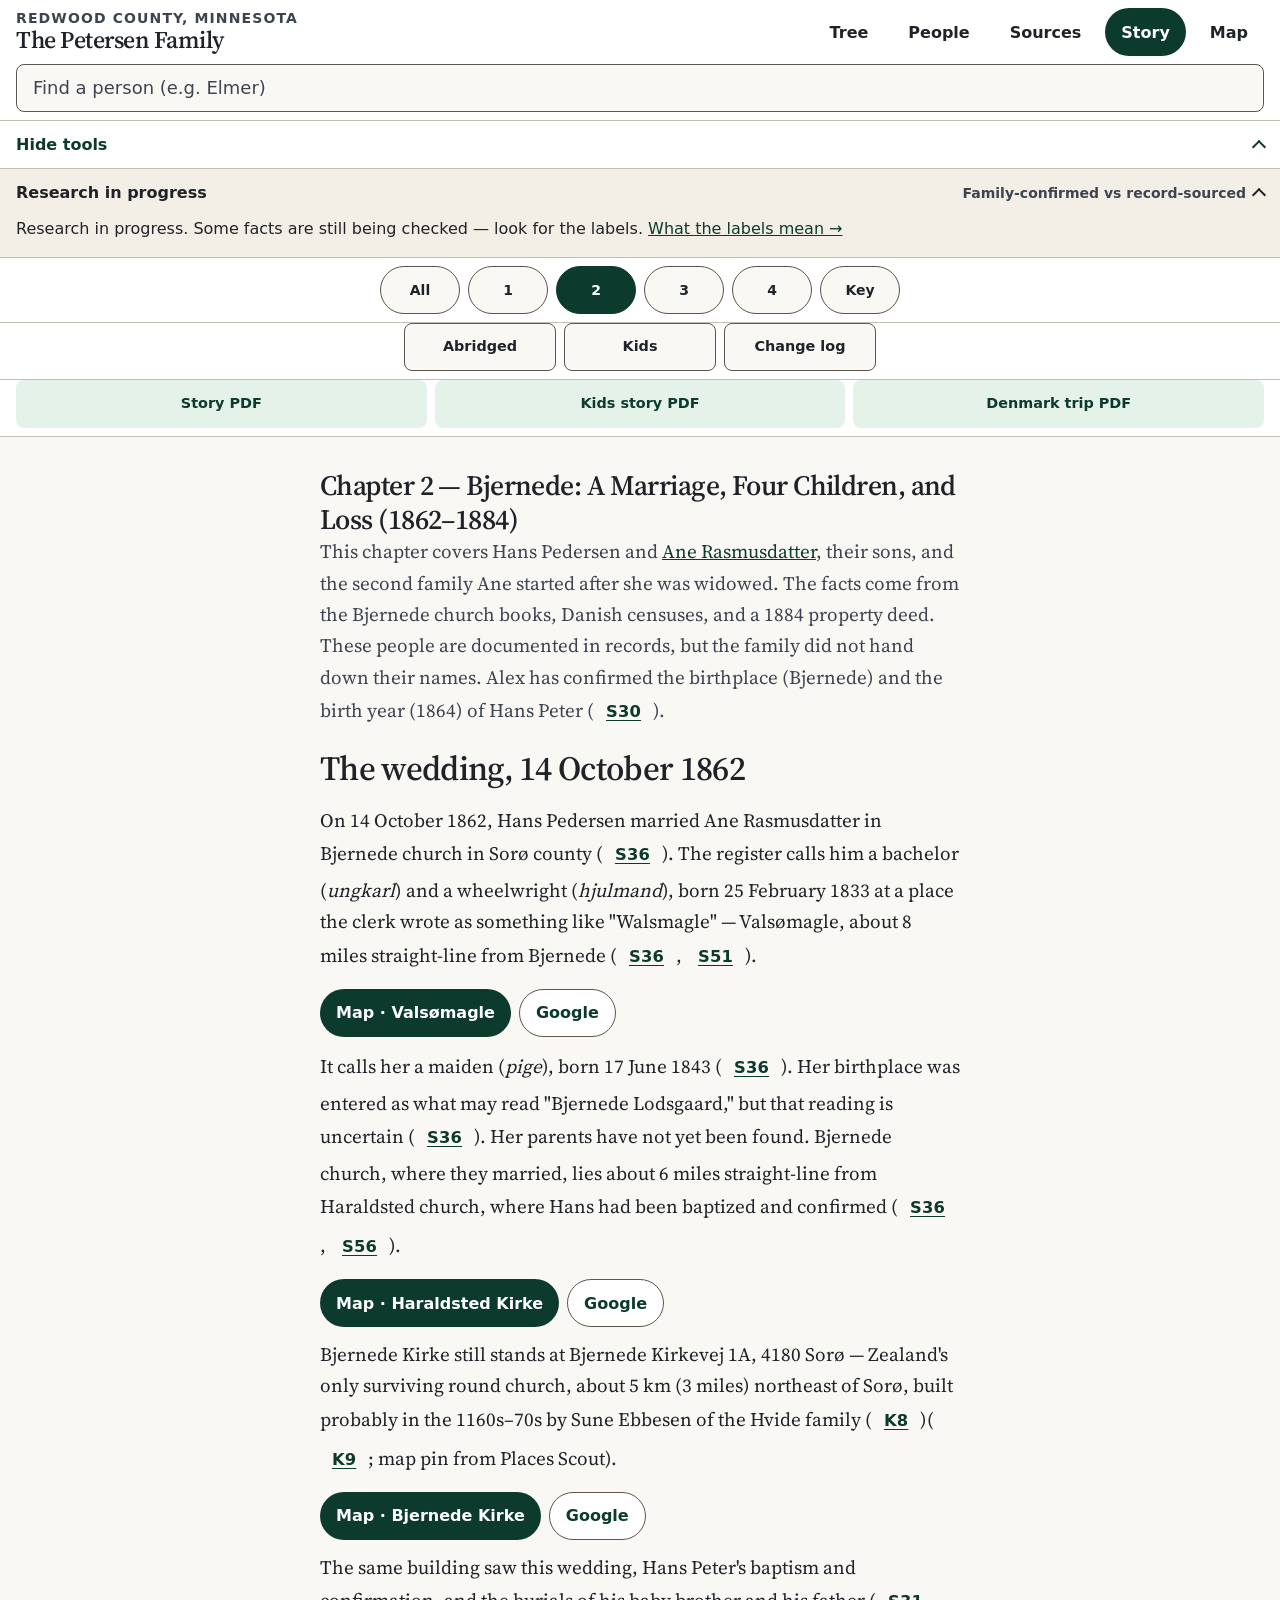
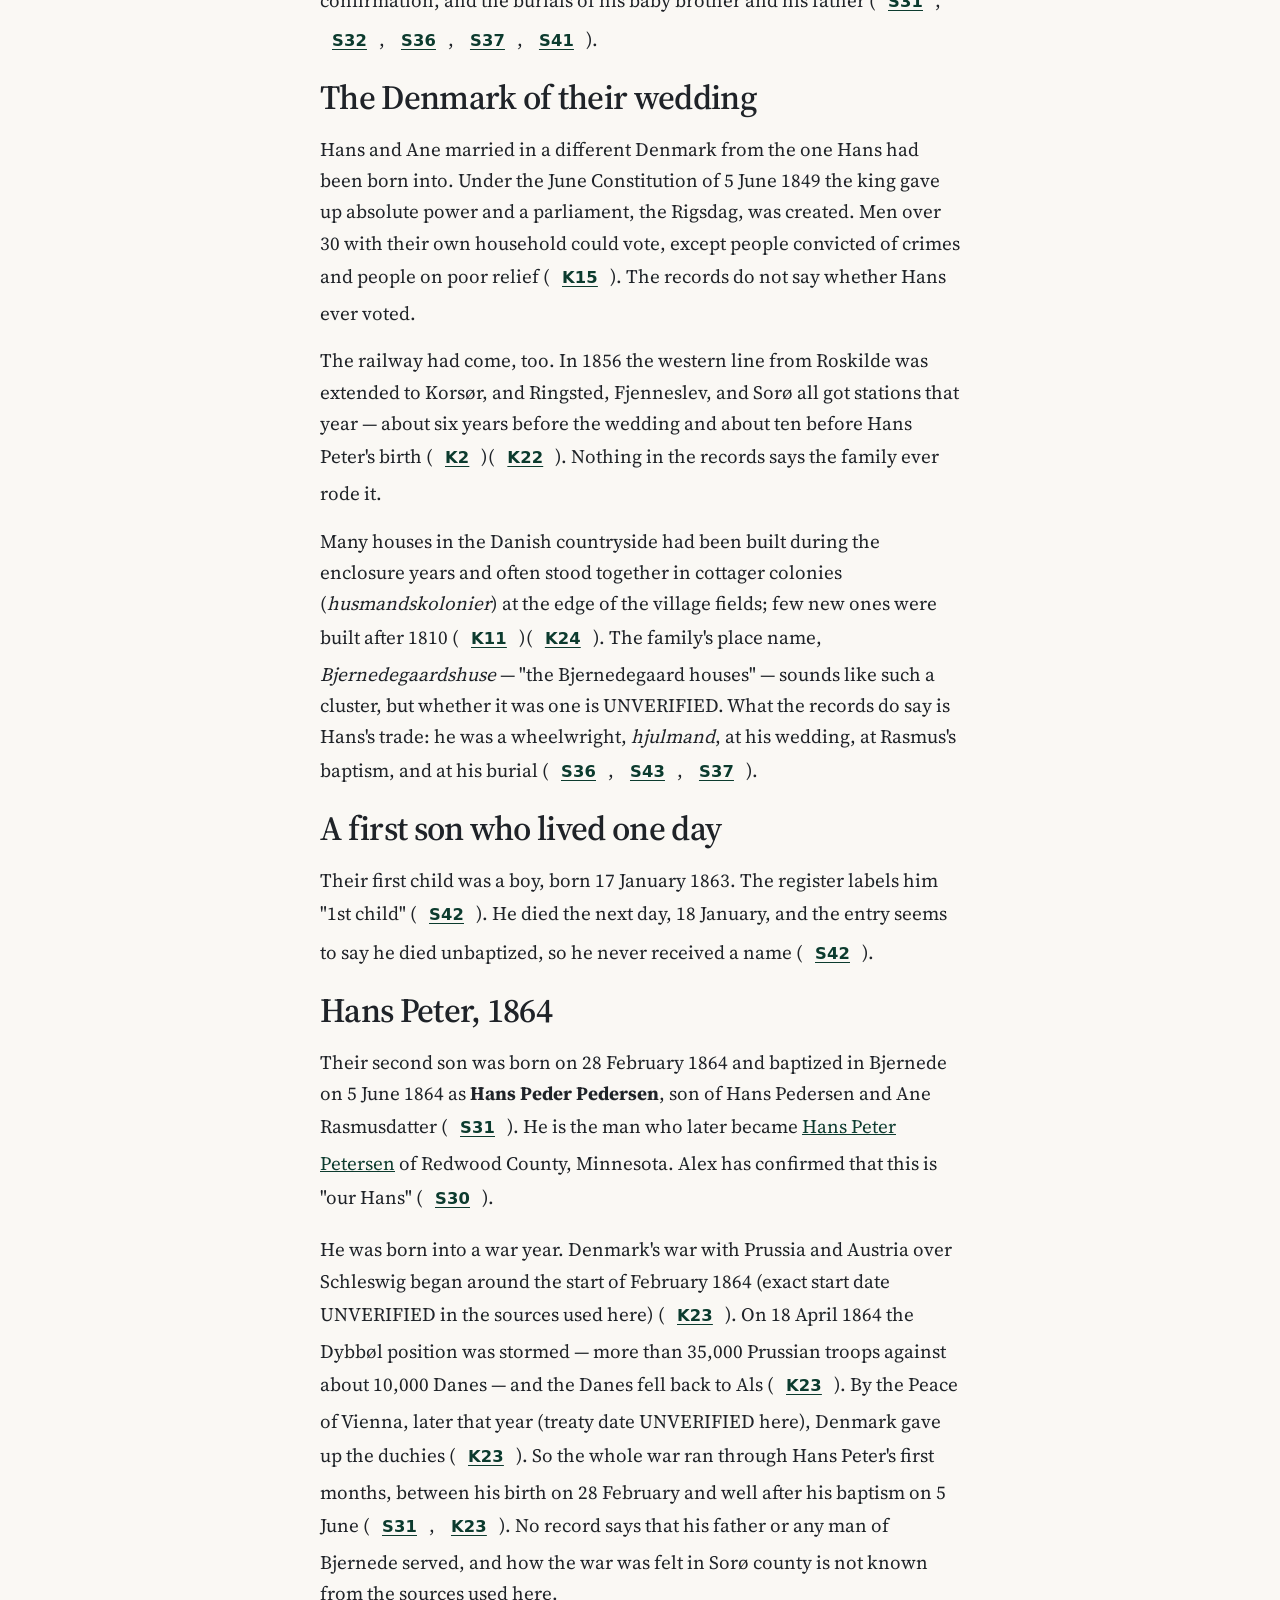
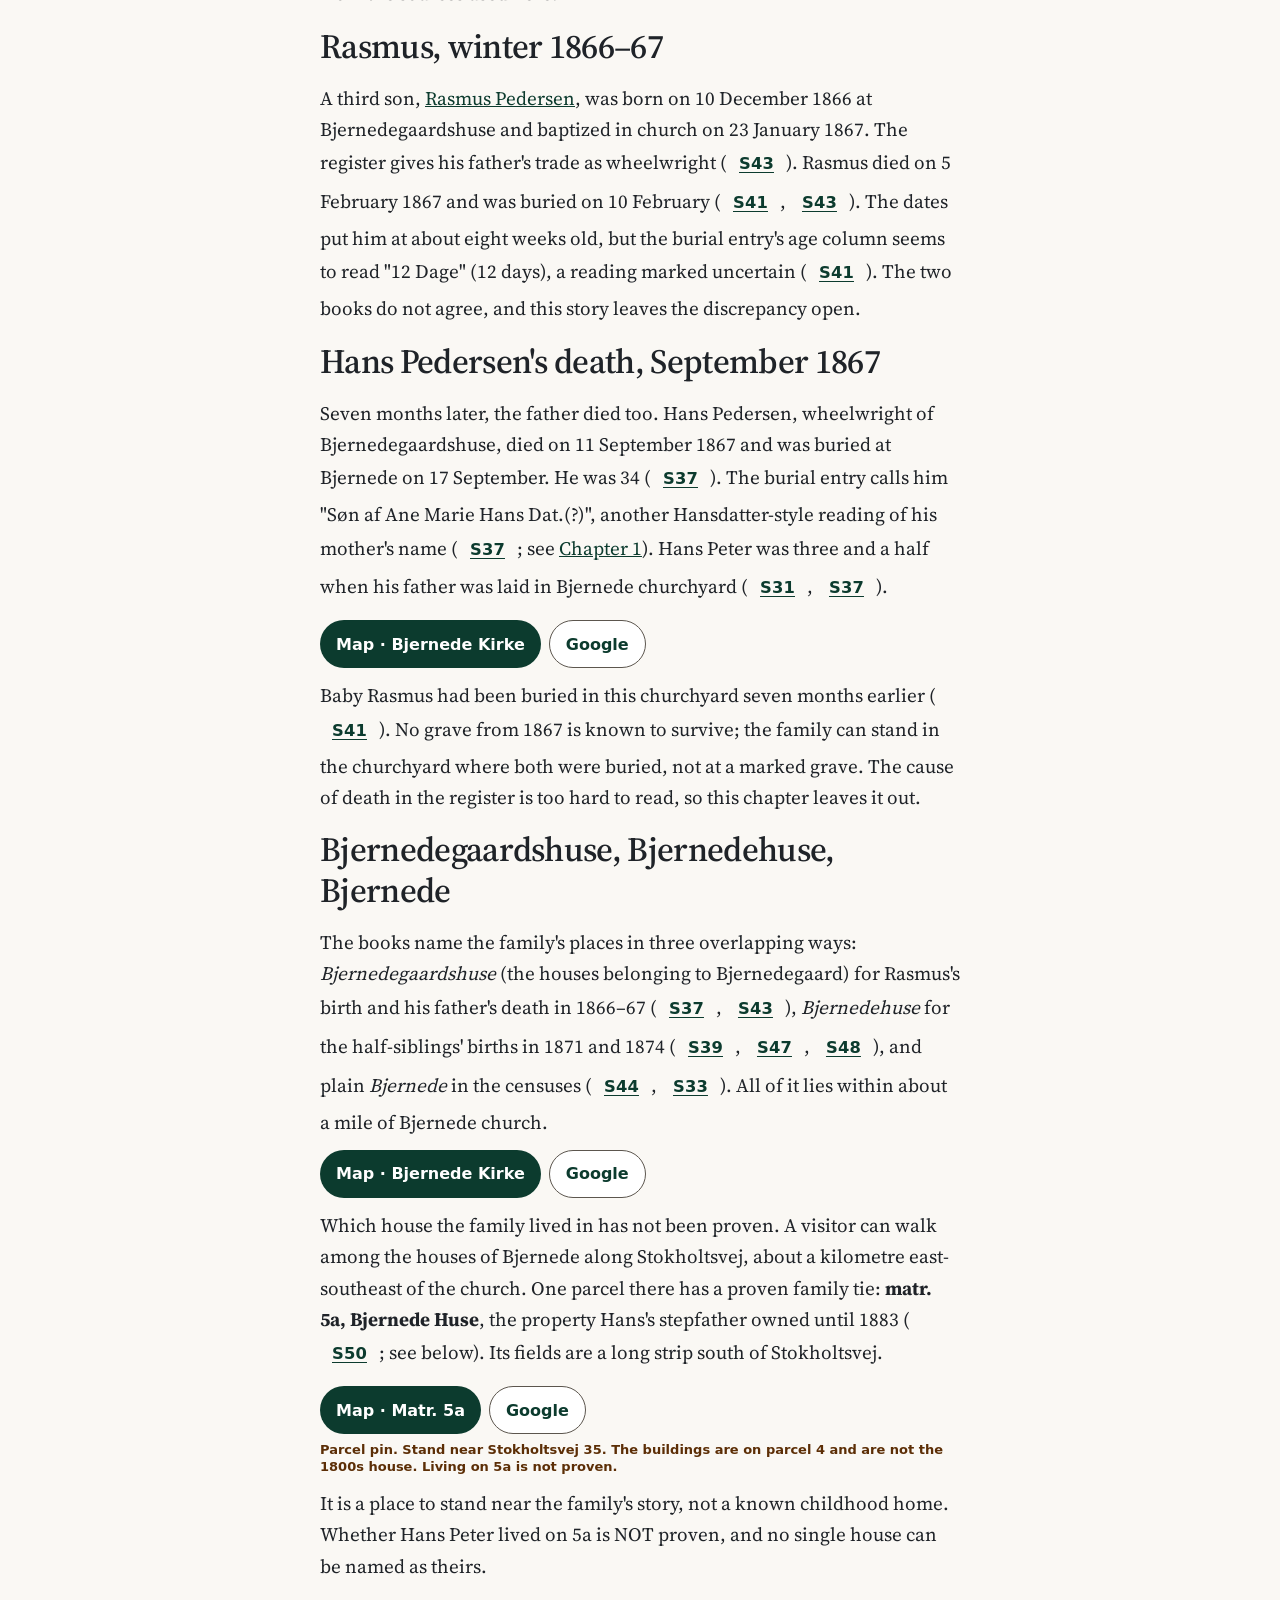
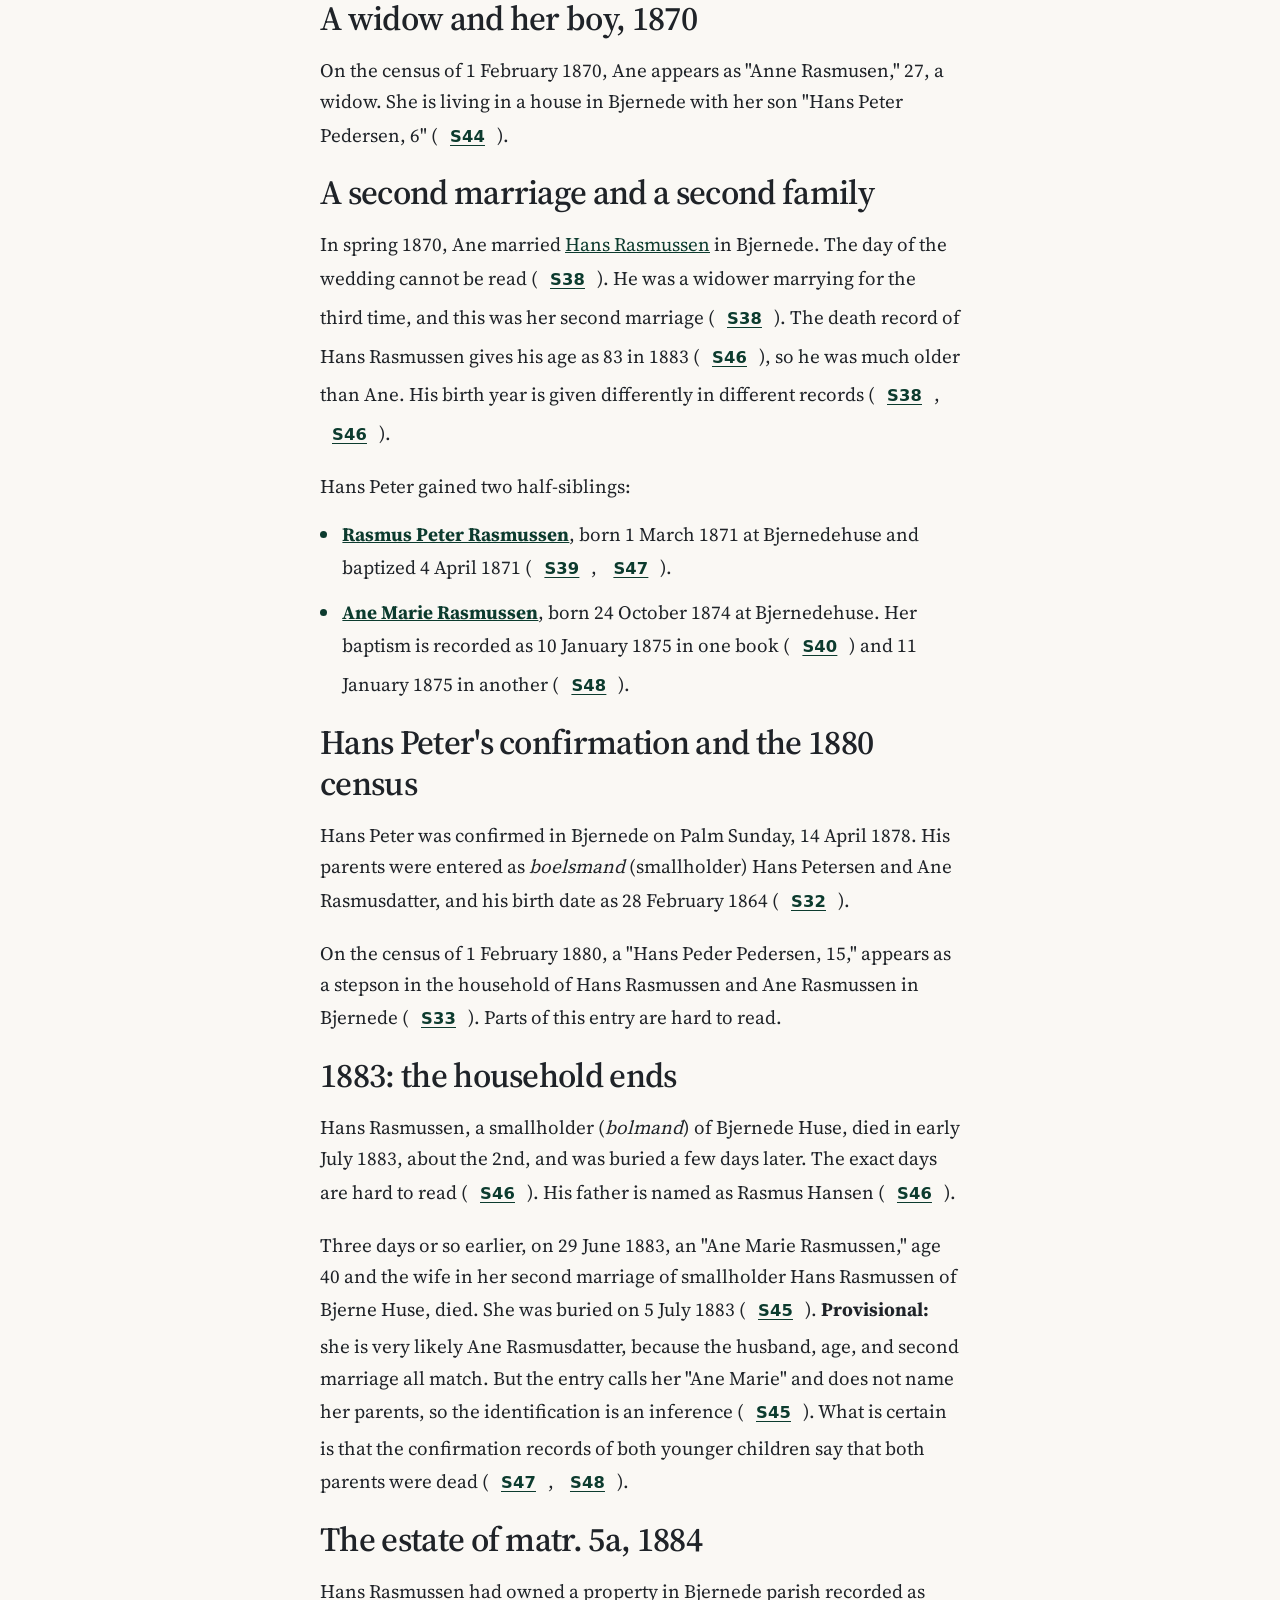
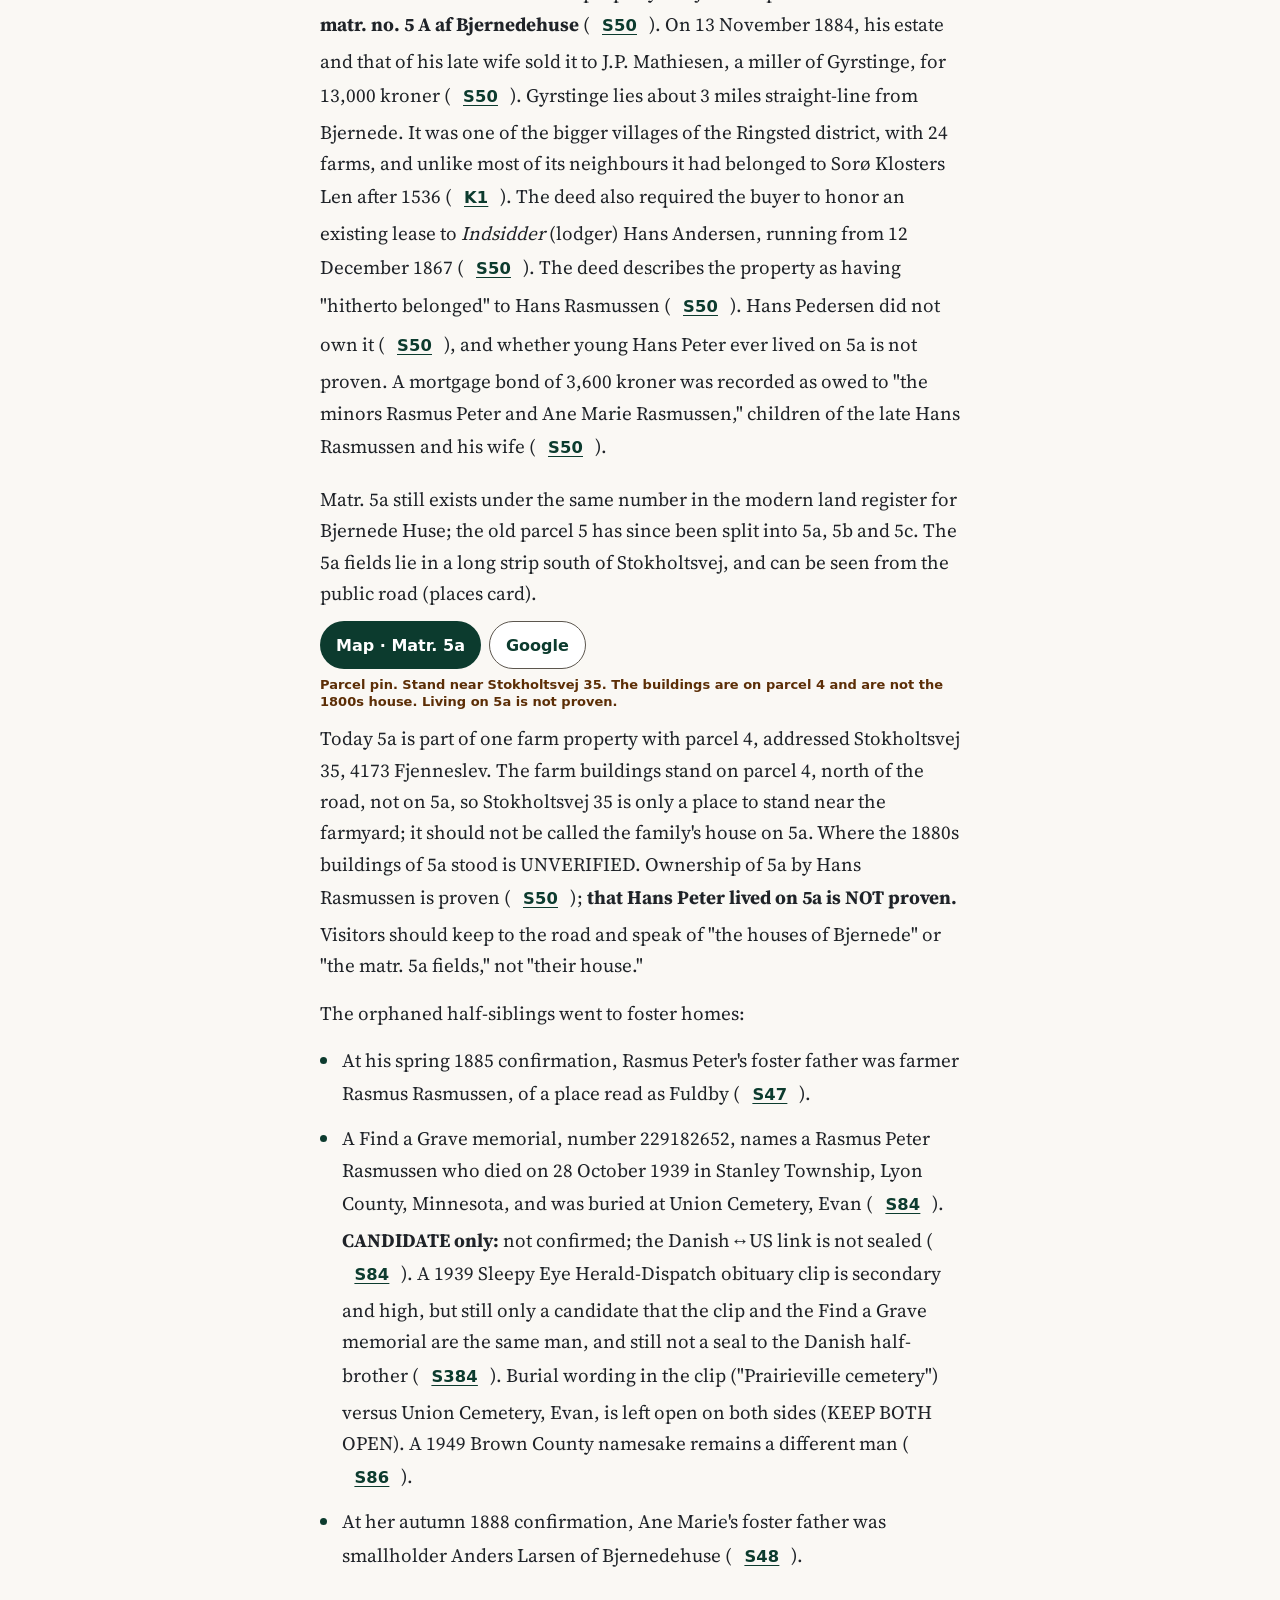
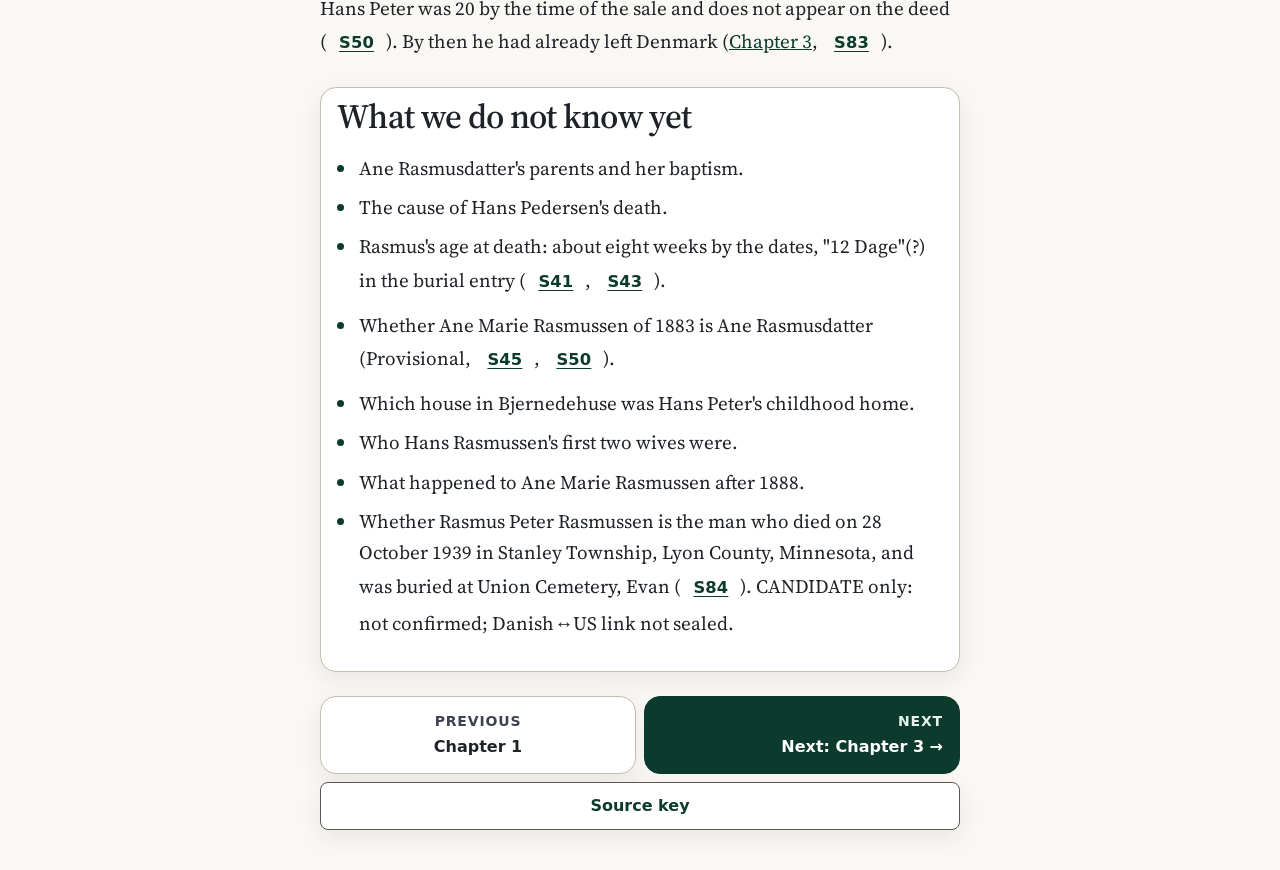
<file: story/02-bjernede-parents-and-loss.html>
<!doctype html>
<html lang="en">
<head>
<meta charset="utf-8">
<title>Chapter 2 — Bjernede: A Marriage, Four Children, and Loss (1862–1884) · Petersen Family</title>
<meta name="viewport" content="width=device-width, initial-scale=1, viewport-fit=cover">
<meta name="color-scheme" content="light only">
<meta name="theme-color" content="#FAF8F4">
<meta name="description" content="The Petersen family of Redwood County, Minnesota.">
<meta property="og:site_name" content="Petersen Family Tree">
<meta property="og:title" content="Chapter 2 — Bjernede: A Marriage, Four Children, and Loss (1862–1884) · Petersen Family">
<meta property="og:description" content="The Petersen family of Redwood County, Minnesota.">
<meta property="og:type" content="website">
<meta property="og:url" content="https://alexpetersen88.github.io/petersen-family-tree/story/02-bjernede-parents-and-loss.html">
<meta property="og:image" content="https://alexpetersen88.github.io/petersen-family-tree/og.png">
<meta property="og:image:width" content="1200">
<meta property="og:image:height" content="630">
<meta property="og:image:alt" content="The Petersen Family, Redwood County, Minnesota">
<meta name="twitter:card" content="summary_large_image">
<meta name="twitter:title" content="Chapter 2 — Bjernede: A Marriage, Four Children, and Loss (1862–1884) · Petersen Family">
<meta name="twitter:description" content="The Petersen family of Redwood County, Minnesota.">
<meta name="twitter:image" content="https://alexpetersen88.github.io/petersen-family-tree/og.png">
<link rel="canonical" href="https://alexpetersen88.github.io/petersen-family-tree/story/02-bjernede-parents-and-loss.html">
<link rel="icon" href="data:image/svg+xml,%3Csvg xmlns='http://www.w3.org/2000/svg' viewBox='0 0 32 32'%3E%3Crect width='32' height='32' rx='6' fill='%230C3B2E'/%3E%3C/svg%3E">
<script>
try{var v=localStorage.getItem("petersen-story-tools");var tight=matchMedia("(max-width:800px), (max-height:700px)").matches;if(v==="hidden"||(v!=="shown"&&tight))document.documentElement.classList.add("story-tools-collapsed")}catch(e){}
</script>
<link rel="stylesheet" href="../style.css">
</head>
<body class="page story">
<a class="skip" href="#content">Skip to content</a>
<div class="sticky-chrome">
<header>
<div class="brand"><p class="eyebrow">Redwood County, Minnesota</p><p class="brand"><a href="../index.html#start">The Petersen Family</a></p></div>
<nav aria-label="Primary"><a data-nav="tree" href="../index.html#tree">Tree</a><a href="../people.html">People</a><a href="../sources.html">Sources</a><a class="on" aria-current="page" href="index.html">Story</a><a href="../map.html">Map</a></nav>
</header>
<button type="button" class="story-tools-toggle" id="storytoolstoggle" aria-expanded="true" aria-controls="storytools"><span class="when-open">Hide tools</span><span class="when-closed">Show tools</span></button>
<div id="storytools" class="story-tools">
<div class="banner"></div>
<nav class="story-jump" aria-label="Chapters"><a href="index.html" aria-label="All chapters">All</a><a href="01-hans-pedersen-childhood.html" aria-label="Chapter 1">1</a><a href="02-bjernede-parents-and-loss.html" aria-label="Chapter 2" aria-current="page">2</a><a href="03-hans-peter-to-minnesota.html" aria-label="Chapter 3">3</a><a href="04-elmer-to-alex.html" aria-label="Chapter 4">4</a><a href="source-key.html" aria-label="Source key">Key</a></nav>
<nav class="story-companions" aria-label="Story companions"><a href="abridged.html">Abridged</a><a href="kids.html">Kids</a><a href="change-log.html">Change log</a></nav>
<nav class="story-files" aria-label="Downloads">
<a href="../downloads/Petersen-Family-Story.pdf">Story PDF</a>
<a href="../downloads/Petersen-Family-Story-Kids.pdf">Kids story PDF</a>
<a href="../downloads/Denmark-Trip-Itinerary.pdf">Denmark trip PDF</a>
</nav>
</div>
<script>
(function(){var c=document.documentElement.classList.contains("story-tools-collapsed"),b=document.getElementById("storytoolstoggle"),t=document.getElementById("storytools");if(b)b.setAttribute("aria-expanded",c?"false":"true");if(t){if(c)t.setAttribute("hidden","");else t.removeAttribute("hidden")}});
</script>
</div>
<main id="content" class="story-wrap">
<article class="chapter">
<h1>Chapter 2 — Bjernede: A Marriage, Four Children, and Loss (1862–1884)</h1>
<p class="dek">This chapter covers Hans Pedersen and <a href="../index.html#P19">Ane Rasmusdatter</a>, their sons, and the second family Ane started after she was widowed. The facts come from the Bjernede church books, Danish censuses, and a 1884 property deed. These people are documented in records, but the family did not hand down their names. Alex has confirmed the birthplace (Bjernede) and the birth year (1864) of Hans Peter (<a class="cite" href="source-key.html#S30">S30</a>).</p>
<h2>The wedding, 14 October 1862</h2>
<p>On 14 October 1862, Hans Pedersen married Ane Rasmusdatter in Bjernede church in Sorø county (<a class="cite" href="source-key.html#S36">S36</a>). The register calls him a bachelor (<em>ungkarl</em>) and a wheelwright (<em>hjulmand</em>), born 25 February 1833 at a place the clerk wrote as something like &quot;Walsmagle&quot; — Valsømagle, about 8 miles straight-line from Bjernede (<a class="cite" href="source-key.html#S36">S36</a>, <a class="cite" href="source-key.html#S51">S51</a>).<span class="map-links" role="group" aria-label="Map links for Valsømagle"><a class="map-link" href="https://www.openstreetmap.org/node/9956361203" target="_blank" rel="noopener noreferrer" aria-label="Open map of Valsømagle on OpenStreetMap">Map · Valsømagle</a><a class="map-link map-link-google" href="https://www.google.com/maps?q=55.4933219,11.8213452" target="_blank" rel="noopener noreferrer" aria-label="Google Maps for Valsømagle">Google</a></span> It calls her a maiden (<em>pige</em>), born 17 June 1843 (<a class="cite" href="source-key.html#S36">S36</a>). Her birthplace was entered as what may read &quot;Bjernede Lodsgaard,&quot; but that reading is uncertain (<a class="cite" href="source-key.html#S36">S36</a>). Her parents have not yet been found. Bjernede church, where they married, lies about 6 miles straight-line from Haraldsted church, where Hans had been baptized and confirmed (<a class="cite" href="source-key.html#S36">S36</a>, <a class="cite" href="source-key.html#S56">S56</a>).<span class="map-links" role="group" aria-label="Map links for Haraldsted Kirke and kirkegård"><a class="map-link" href="https://www.openstreetmap.org/way/264012020" target="_blank" rel="noopener noreferrer" aria-label="Open map of Haraldsted Kirke and kirkegård on OpenStreetMap">Map · Haraldsted Kirke</a><a class="map-link map-link-google" href="https://www.google.com/maps?q=55.4915324,11.7681618" target="_blank" rel="noopener noreferrer" aria-label="Google Maps for Haraldsted Kirke and kirkegård">Google</a></span> Bjernede Kirke still stands at Bjernede Kirkevej 1A, 4180 Sorø — Zealand&#x27;s only surviving round church, about 5 km (3 miles) northeast of Sorø, built probably in the 1160s–70s by Sune Ebbesen of the Hvide family (<a class="cite" href="source-key.html#K8">K8</a>)(<a class="cite" href="source-key.html#K9">K9</a>; map pin from Places Scout).<span class="map-links" role="group" aria-label="Map links for Bjernede Kirke"><a class="map-link" href="https://www.openstreetmap.org/way/264012018" target="_blank" rel="noopener noreferrer" aria-label="Open map of Bjernede Kirke on OpenStreetMap">Map · Bjernede Kirke</a><a class="map-link map-link-google" href="https://www.google.com/maps/search/?api=1&amp;query=Bjernede+Kirke+Bjernede+Kirkevej+1A+4180+Sor%C3%B8" target="_blank" rel="noopener noreferrer" aria-label="Google Maps for Bjernede Kirke">Google</a></span> The same building saw this wedding, Hans Peter&#x27;s baptism and confirmation, and the burials of his baby brother and his father (<a class="cite" href="source-key.html#S31">S31</a>, <a class="cite" href="source-key.html#S32">S32</a>, <a class="cite" href="source-key.html#S36">S36</a>, <a class="cite" href="source-key.html#S37">S37</a>, <a class="cite" href="source-key.html#S41">S41</a>).</p>
<h2>The Denmark of their wedding</h2>
<p>Hans and Ane married in a different Denmark from the one Hans had been born into. Under the June Constitution of 5 June 1849 the king gave up absolute power and a parliament, the Rigsdag, was created. Men over 30 with their own household could vote, except people convicted of crimes and people on poor relief (<a class="cite" href="source-key.html#K15">K15</a>). The records do not say whether Hans ever voted.</p>
<p>The railway had come, too. In 1856 the western line from Roskilde was extended to Korsør, and Ringsted, Fjenneslev, and Sorø all got stations that year — about six years before the wedding and about ten before Hans Peter&#x27;s birth (<a class="cite" href="source-key.html#K2">K2</a>)(<a class="cite" href="source-key.html#K22">K22</a>). Nothing in the records says the family ever rode it.</p>
<p>Many houses in the Danish countryside had been built during the enclosure years and often stood together in cottager colonies (<em>husmandskolonier</em>) at the edge of the village fields; few new ones were built after 1810 (<a class="cite" href="source-key.html#K11">K11</a>)(<a class="cite" href="source-key.html#K24">K24</a>). The family&#x27;s place name, <em>Bjernedegaardshuse</em> — &quot;the Bjernedegaard houses&quot; — sounds like such a cluster, but whether it was one is UNVERIFIED. What the records do say is Hans&#x27;s trade: he was a wheelwright, <em>hjulmand</em>, at his wedding, at Rasmus&#x27;s baptism, and at his burial (<a class="cite" href="source-key.html#S36">S36</a>, <a class="cite" href="source-key.html#S43">S43</a>, <a class="cite" href="source-key.html#S37">S37</a>).</p>
<h2>A first son who lived one day</h2>
<p>Their first child was a boy, born 17 January 1863. The register labels him &quot;1st child&quot; (<a class="cite" href="source-key.html#S42">S42</a>). He died the next day, 18 January, and the entry seems to say he died unbaptized, so he never received a name (<a class="cite" href="source-key.html#S42">S42</a>).</p>
<h2>Hans Peter, 1864</h2>
<p>Their second son was born on 28 February 1864 and baptized in Bjernede on 5 June 1864 as <strong>Hans Peder Pedersen</strong>, son of Hans Pedersen and Ane Rasmusdatter (<a class="cite" href="source-key.html#S31">S31</a>). He is the man who later became <a href="../index.html#P6">Hans Peter Petersen</a> of Redwood County, Minnesota. Alex has confirmed that this is &quot;our Hans&quot; (<a class="cite" href="source-key.html#S30">S30</a>).</p>
<p>He was born into a war year. Denmark&#x27;s war with Prussia and Austria over Schleswig began around the start of February 1864 (exact start date UNVERIFIED in the sources used here) (<a class="cite" href="source-key.html#K23">K23</a>). On 18 April 1864 the Dybbøl position was stormed — more than 35,000 Prussian troops against about 10,000 Danes — and the Danes fell back to Als (<a class="cite" href="source-key.html#K23">K23</a>). By the Peace of Vienna, later that year (treaty date UNVERIFIED here), Denmark gave up the duchies (<a class="cite" href="source-key.html#K23">K23</a>). So the whole war ran through Hans Peter&#x27;s first months, between his birth on 28 February and well after his baptism on 5 June (<a class="cite" href="source-key.html#S31">S31</a>, <a class="cite" href="source-key.html#K23">K23</a>). No record says that his father or any man of Bjernede served, and how the war was felt in Sorø county is not known from the sources used here.</p>
<h2>Rasmus, winter 1866–67</h2>
<p>A third son, <a href="../index.html#P23">Rasmus Pedersen</a>, was born on 10 December 1866 at Bjernedegaardshuse and baptized in church on 23 January 1867. The register gives his father&#x27;s trade as wheelwright (<a class="cite" href="source-key.html#S43">S43</a>). Rasmus died on 5 February 1867 and was buried on 10 February (<a class="cite" href="source-key.html#S41">S41</a>, <a class="cite" href="source-key.html#S43">S43</a>). The dates put him at about eight weeks old, but the burial entry&#x27;s age column seems to read &quot;12 Dage&quot; (12 days), a reading marked uncertain (<a class="cite" href="source-key.html#S41">S41</a>). The two books do not agree, and this story leaves the discrepancy open.</p>
<h2>Hans Pedersen&#x27;s death, September 1867</h2>
<p>Seven months later, the father died too. Hans Pedersen, wheelwright of Bjernedegaardshuse, died on 11 September 1867 and was buried at Bjernede on 17 September. He was 34 (<a class="cite" href="source-key.html#S37">S37</a>). The burial entry calls him &quot;Søn af Ane Marie Hans Dat.(?)&quot;, another Hansdatter-style reading of his mother&#x27;s name (<a class="cite" href="source-key.html#S37">S37</a>; see <a href="01-hans-pedersen-childhood.html">Chapter 1</a>). Hans Peter was three and a half when his father was laid in Bjernede churchyard (<a class="cite" href="source-key.html#S31">S31</a>, <a class="cite" href="source-key.html#S37">S37</a>).<span class="map-links" role="group" aria-label="Map links for Bjernede Kirke"><a class="map-link" href="https://www.openstreetmap.org/way/264012018" target="_blank" rel="noopener noreferrer" aria-label="Open map of Bjernede Kirke on OpenStreetMap">Map · Bjernede Kirke</a><a class="map-link map-link-google" href="https://www.google.com/maps/search/?api=1&amp;query=Bjernede+Kirke+Bjernede+Kirkevej+1A+4180+Sor%C3%B8" target="_blank" rel="noopener noreferrer" aria-label="Google Maps for Bjernede Kirke">Google</a></span> Baby Rasmus had been buried in this churchyard seven months earlier (<a class="cite" href="source-key.html#S41">S41</a>). No grave from 1867 is known to survive; the family can stand in the churchyard where both were buried, not at a marked grave. The cause of death in the register is too hard to read, so this chapter leaves it out.</p>
<h2>Bjernedegaardshuse, Bjernedehuse, Bjernede</h2>
<p>The books name the family&#x27;s places in three overlapping ways: <em>Bjernedegaardshuse</em> (the houses belonging to Bjernedegaard) for Rasmus&#x27;s birth and his father&#x27;s death in 1866–67 (<a class="cite" href="source-key.html#S37">S37</a>, <a class="cite" href="source-key.html#S43">S43</a>), <em>Bjernedehuse</em> for the half-siblings&#x27; births in 1871 and 1874 (<a class="cite" href="source-key.html#S39">S39</a>, <a class="cite" href="source-key.html#S47">S47</a>, <a class="cite" href="source-key.html#S48">S48</a>), and plain <em>Bjernede</em> in the censuses (<a class="cite" href="source-key.html#S44">S44</a>, <a class="cite" href="source-key.html#S33">S33</a>). All of it lies within about a mile of Bjernede church.<span class="map-links" role="group" aria-label="Map links for Bjernede Kirke"><a class="map-link" href="https://www.openstreetmap.org/way/264012018" target="_blank" rel="noopener noreferrer" aria-label="Open map of Bjernede Kirke on OpenStreetMap">Map · Bjernede Kirke</a><a class="map-link map-link-google" href="https://www.google.com/maps/search/?api=1&amp;query=Bjernede+Kirke+Bjernede+Kirkevej+1A+4180+Sor%C3%B8" target="_blank" rel="noopener noreferrer" aria-label="Google Maps for Bjernede Kirke">Google</a></span> Which house the family lived in has not been proven. A visitor can walk among the houses of Bjernede along Stokholtsvej, about a kilometre east-southeast of the church. One parcel there has a proven family tie: <strong>matr. 5a, Bjernede Huse</strong>, the property Hans&#x27;s stepfather owned until 1883 (<a class="cite" href="source-key.html#S50">S50</a>; see below). Its fields are a long strip south of Stokholtsvej.<span class="map-links" role="group" aria-label="Matr. 5a Bjernede Huse. Parcel pin. Stand near Stokholtsvej 35. The buildings are on parcel 4 and are not the 1800s house. Living on 5a is not proven."><a class="map-link" href="https://www.openstreetmap.org/?mlat=55.4656&amp;mlon=11.6444#map=17/55.4656/11.6444" target="_blank" rel="noopener noreferrer" aria-label="Open map of Matr. 5a Bjernede Huse on OpenStreetMap">Map · Matr. 5a</a><a class="map-link map-link-google" href="https://www.google.com/maps?q=55.4656,11.6444" target="_blank" rel="noopener noreferrer" aria-label="Google Maps for Matr. 5a Bjernede Huse">Google</a><i class="map-caption">Parcel pin. Stand near Stokholtsvej 35. The buildings are on parcel 4 and are not the 1800s house. Living on 5a is not proven.</i></span> It is a place to stand near the family&#x27;s story, not a known childhood home. Whether Hans Peter lived on 5a is NOT proven, and no single house can be named as theirs.</p>
<h2>A widow and her boy, 1870</h2>
<p>On the census of 1 February 1870, Ane appears as &quot;Anne Rasmusen,&quot; 27, a widow. She is living in a house in Bjernede with her son &quot;Hans Peter Pedersen, 6&quot; (<a class="cite" href="source-key.html#S44">S44</a>).</p>
<h2>A second marriage and a second family</h2>
<p>In spring 1870, Ane married <a href="../index.html#P20">Hans Rasmussen</a> in Bjernede. The day of the wedding cannot be read (<a class="cite" href="source-key.html#S38">S38</a>). He was a widower marrying for the third time, and this was her second marriage (<a class="cite" href="source-key.html#S38">S38</a>). The death record of Hans Rasmussen gives his age as 83 in 1883 (<a class="cite" href="source-key.html#S46">S46</a>), so he was much older than Ane. His birth year is given differently in different records (<a class="cite" href="source-key.html#S38">S38</a>, <a class="cite" href="source-key.html#S46">S46</a>).</p>
<p>Hans Peter gained two half-siblings:</p>
<ul>
<li><strong><a href="../index.html#P21">Rasmus Peter Rasmussen</a></strong>, born 1 March 1871 at Bjernedehuse and baptized 4 April 1871 (<a class="cite" href="source-key.html#S39">S39</a>, <a class="cite" href="source-key.html#S47">S47</a>).</li>
<li><strong><a href="../index.html#P22">Ane Marie Rasmussen</a></strong>, born 24 October 1874 at Bjernedehuse. Her baptism is recorded as 10 January 1875 in one book (<a class="cite" href="source-key.html#S40">S40</a>) and 11 January 1875 in another (<a class="cite" href="source-key.html#S48">S48</a>).</li>
</ul>
<h2>Hans Peter&#x27;s confirmation and the 1880 census</h2>
<p>Hans Peter was confirmed in Bjernede on Palm Sunday, 14 April 1878. His parents were entered as <em>boelsmand</em> (smallholder) Hans Petersen and Ane Rasmusdatter, and his birth date as 28 February 1864 (<a class="cite" href="source-key.html#S32">S32</a>).</p>
<p>On the census of 1 February 1880, a &quot;Hans Peder Pedersen, 15,&quot; appears as a stepson in the household of Hans Rasmussen and Ane Rasmussen in Bjernede (<a class="cite" href="source-key.html#S33">S33</a>). Parts of this entry are hard to read.</p>
<h2>1883: the household ends</h2>
<p>Hans Rasmussen, a smallholder (<em>bolmand</em>) of Bjernede Huse, died in early July 1883, about the 2nd, and was buried a few days later. The exact days are hard to read (<a class="cite" href="source-key.html#S46">S46</a>). His father is named as Rasmus Hansen (<a class="cite" href="source-key.html#S46">S46</a>).</p>
<p>Three days or so earlier, on 29 June 1883, an &quot;Ane Marie Rasmussen,&quot; age 40 and the wife in her second marriage of smallholder Hans Rasmussen of Bjerne Huse, died. She was buried on 5 July 1883 (<a class="cite" href="source-key.html#S45">S45</a>). <strong>Provisional:</strong> she is very likely Ane Rasmusdatter, because the husband, age, and second marriage all match. But the entry calls her &quot;Ane Marie&quot; and does not name her parents, so the identification is an inference (<a class="cite" href="source-key.html#S45">S45</a>). What is certain is that the confirmation records of both younger children say that both parents were dead (<a class="cite" href="source-key.html#S47">S47</a>, <a class="cite" href="source-key.html#S48">S48</a>).</p>
<h2>The estate of matr. 5a, 1884</h2>
<p>Hans Rasmussen had owned a property in Bjernede parish recorded as <strong>matr. no. 5 A af Bjernedehuse</strong> (<a class="cite" href="source-key.html#S50">S50</a>). On 13 November 1884, his estate and that of his late wife sold it to J.P. Mathiesen, a miller of Gyrstinge, for 13,000 kroner (<a class="cite" href="source-key.html#S50">S50</a>). Gyrstinge lies about 3 miles straight-line from Bjernede. It was one of the bigger villages of the Ringsted district, with 24 farms, and unlike most of its neighbours it had belonged to Sorø Klosters Len after 1536 (<a class="cite" href="source-key.html#K1">K1</a>). The deed also required the buyer to honor an existing lease to <em>Indsidder</em> (lodger) Hans Andersen, running from 12 December 1867 (<a class="cite" href="source-key.html#S50">S50</a>). The deed describes the property as having &quot;hitherto belonged&quot; to Hans Rasmussen (<a class="cite" href="source-key.html#S50">S50</a>). Hans Pedersen did not own it (<a class="cite" href="source-key.html#S50">S50</a>), and whether young Hans Peter ever lived on 5a is not proven. A mortgage bond of 3,600 kroner was recorded as owed to &quot;the minors Rasmus Peter and Ane Marie Rasmussen,&quot; children of the late Hans Rasmussen and his wife (<a class="cite" href="source-key.html#S50">S50</a>).</p>
<p>Matr. 5a still exists under the same number in the modern land register for Bjernede Huse; the old parcel 5 has since been split into 5a, 5b and 5c. The 5a fields lie in a long strip south of Stokholtsvej, and can be seen from the public road (places card).<span class="map-links" role="group" aria-label="Matr. 5a Bjernede Huse. Parcel pin. Stand near Stokholtsvej 35. The buildings are on parcel 4 and are not the 1800s house. Living on 5a is not proven."><a class="map-link" href="https://www.openstreetmap.org/?mlat=55.4656&amp;mlon=11.6444#map=17/55.4656/11.6444" target="_blank" rel="noopener noreferrer" aria-label="Open map of Matr. 5a Bjernede Huse on OpenStreetMap">Map · Matr. 5a</a><a class="map-link map-link-google" href="https://www.google.com/maps?q=55.4656,11.6444" target="_blank" rel="noopener noreferrer" aria-label="Google Maps for Matr. 5a Bjernede Huse">Google</a><i class="map-caption">Parcel pin. Stand near Stokholtsvej 35. The buildings are on parcel 4 and are not the 1800s house. Living on 5a is not proven.</i></span> Today 5a is part of one farm property with parcel 4, addressed Stokholtsvej 35, 4173 Fjenneslev. The farm buildings stand on parcel 4, north of the road, not on 5a, so Stokholtsvej 35 is only a place to stand near the farmyard; it should not be called the family&#x27;s house on 5a. Where the 1880s buildings of 5a stood is UNVERIFIED. Ownership of 5a by Hans Rasmussen is proven (<a class="cite" href="source-key.html#S50">S50</a>); <strong>that Hans Peter lived on 5a is NOT proven.</strong> Visitors should keep to the road and speak of &quot;the houses of Bjernede&quot; or &quot;the matr. 5a fields,&quot; not &quot;their house.&quot;</p>
<p>The orphaned half-siblings went to foster homes:</p>
<ul>
<li>At his spring 1885 confirmation, Rasmus Peter&#x27;s foster father was farmer Rasmus Rasmussen, of a place read as Fuldby (<a class="cite" href="source-key.html#S47">S47</a>).</li>
<li>A Find a Grave memorial, number 229182652, names a Rasmus Peter Rasmussen who died on 28 October 1939 in Stanley Township, Lyon County, Minnesota, and was buried at Union Cemetery, Evan (<a class="cite" href="source-key.html#S84">S84</a>). <strong>CANDIDATE only:</strong> not confirmed; the Danish↔US link is not sealed (<a class="cite" href="source-key.html#S84">S84</a>). A 1939 Sleepy Eye Herald-Dispatch obituary clip is secondary and high, but still only a candidate that the clip and the Find a Grave memorial are the same man, and still not a seal to the Danish half-brother (<a class="cite" href="source-key.html#S384">S384</a>). Burial wording in the clip (&quot;Prairieville cemetery&quot;) versus Union Cemetery, Evan, is left open on both sides (KEEP BOTH OPEN). A 1949 Brown County namesake remains a different man (<a class="cite" href="source-key.html#S86">S86</a>).</li>
<li>At her autumn 1888 confirmation, Ane Marie&#x27;s foster father was smallholder Anders Larsen of Bjernedehuse (<a class="cite" href="source-key.html#S48">S48</a>).</li>
</ul>
<p>Hans Peter was 20 by the time of the sale and does not appear on the deed (<a class="cite" href="source-key.html#S50">S50</a>). By then he had already left Denmark (<a href="03-hans-peter-to-minnesota.html">Chapter 3</a>, <a class="cite" href="source-key.html#S83">S83</a>).</p>
<section class="unknown">
<h2>What we do not know yet</h2>
<ul>
<li>Ane Rasmusdatter&#x27;s parents and her baptism.</li>
<li>The cause of Hans Pedersen&#x27;s death.</li>
<li>Rasmus&#x27;s age at death: about eight weeks by the dates, &quot;12 Dage&quot;(?) in the burial entry (<a class="cite" href="source-key.html#S41">S41</a>, <a class="cite" href="source-key.html#S43">S43</a>).</li>
<li>Whether Ane Marie Rasmussen of 1883 is Ane Rasmusdatter (Provisional, <a class="cite" href="source-key.html#S45">S45</a>, <a class="cite" href="source-key.html#S50">S50</a>).</li>
<li>Which house in Bjernedehuse was Hans Peter&#x27;s childhood home.</li>
<li>Who Hans Rasmussen&#x27;s first two wives were.</li>
<li>What happened to Ane Marie Rasmussen after 1888.</li>
<li>Whether Rasmus Peter Rasmussen is the man who died on 28 October 1939 in Stanley Township, Lyon County, Minnesota, and was buried at Union Cemetery, Evan (<a class="cite" href="source-key.html#S84">S84</a>). CANDIDATE only: not confirmed; Danish↔US link not sealed.</li>
</ul>
</section>
</article>
<nav class="pager" aria-label="More of the story">
<a class="prev" href="01-hans-pedersen-childhood.html"><span class="dir">Previous</span><span class="label">Chapter 1</span></a>
<a class="next" href="03-hans-peter-to-minnesota.html"><span class="dir">Next</span><span class="label">Next: Chapter 3 →</span></a>
<a class="keylink" href="source-key.html">Source key</a>
</nav>
</main>
<script src="../data.js"></script>
<script src="../common.js"></script>
<script src="../lineage.js"></script>
<script src="../finder.js"></script>
</body>
</html>
</file>
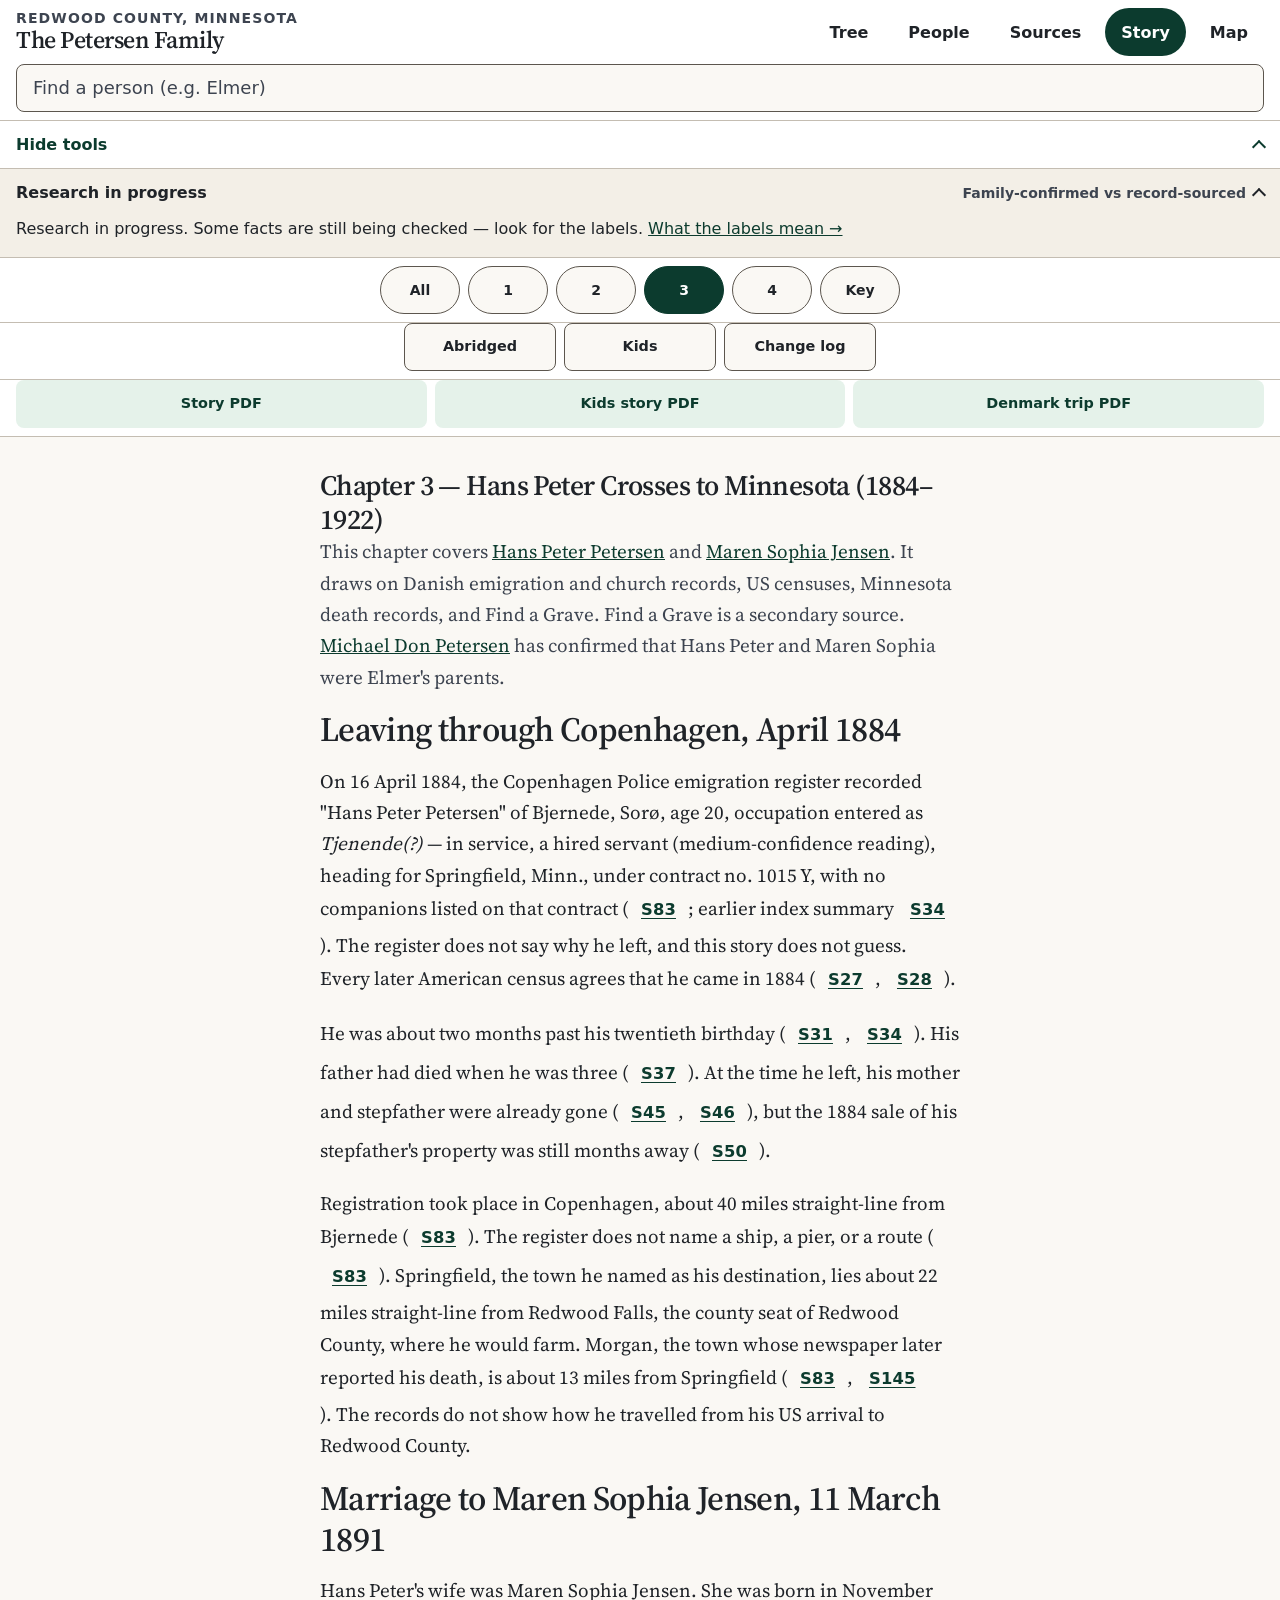
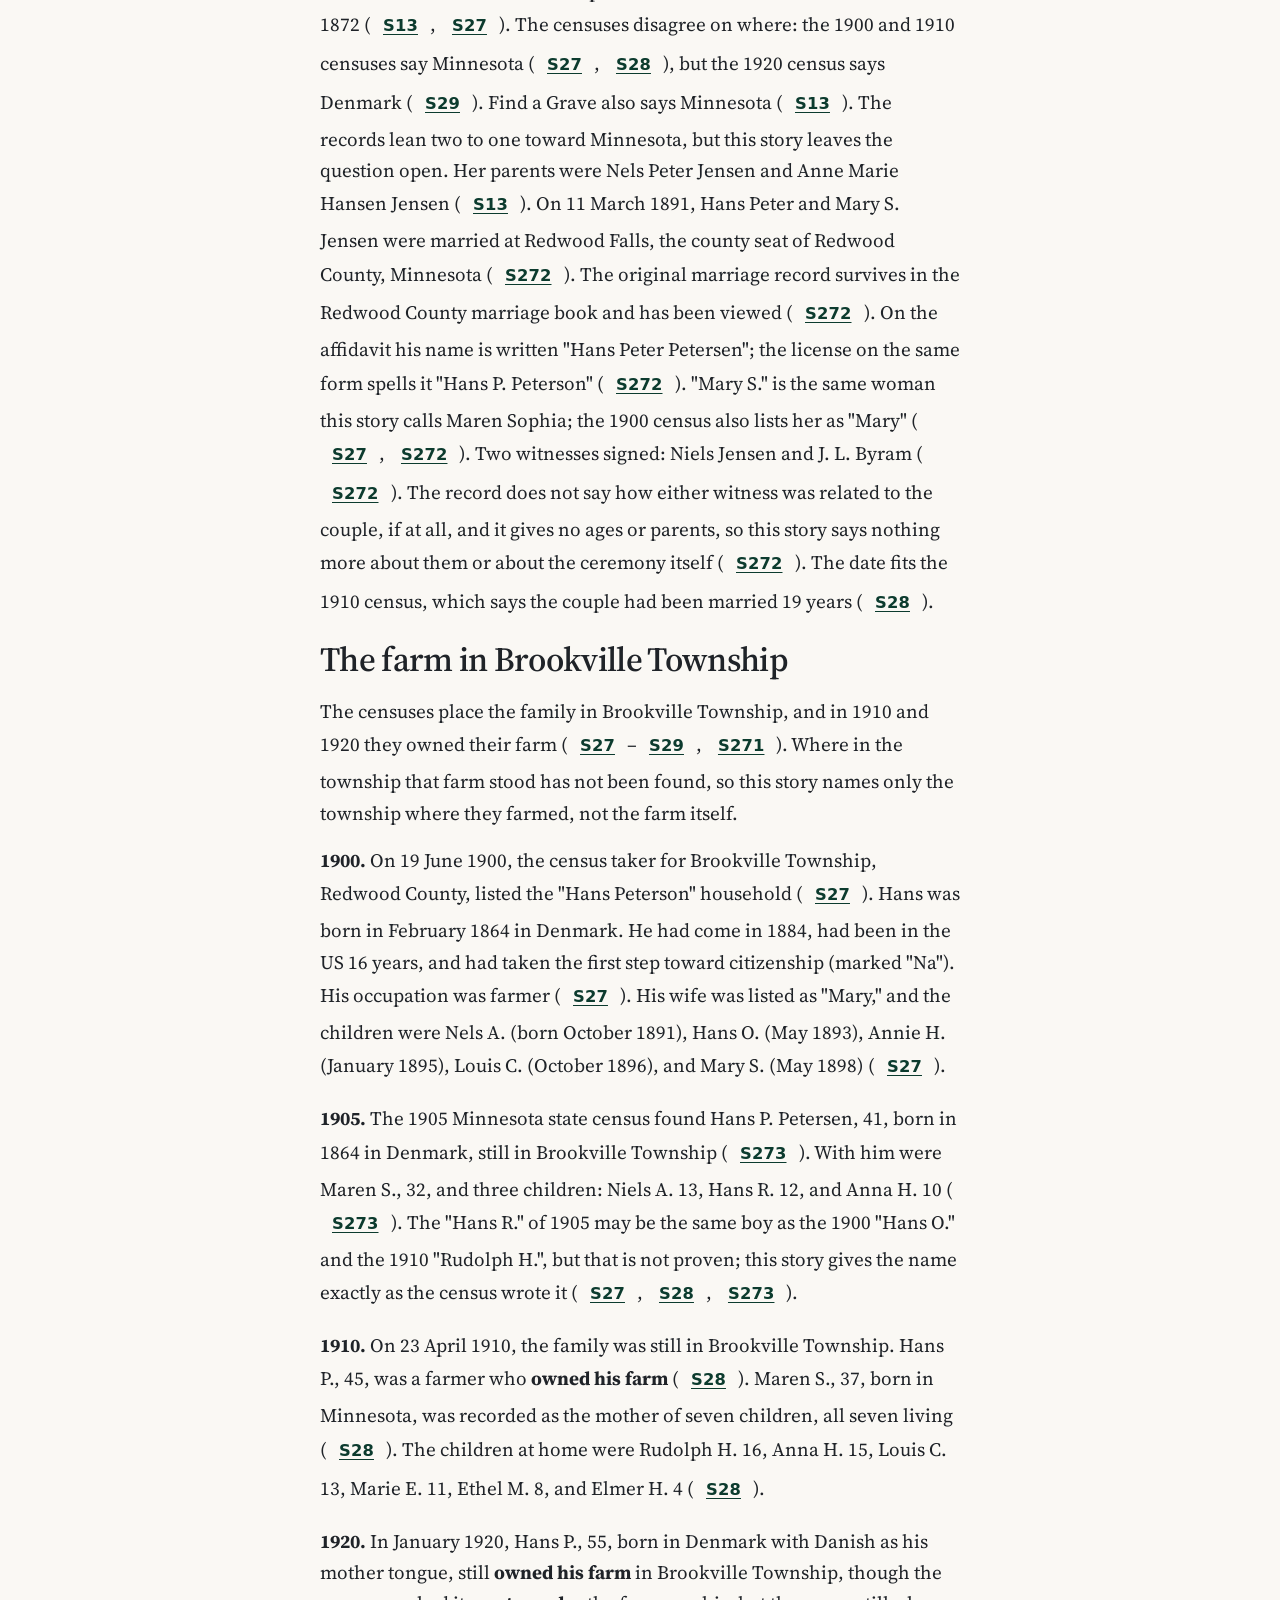
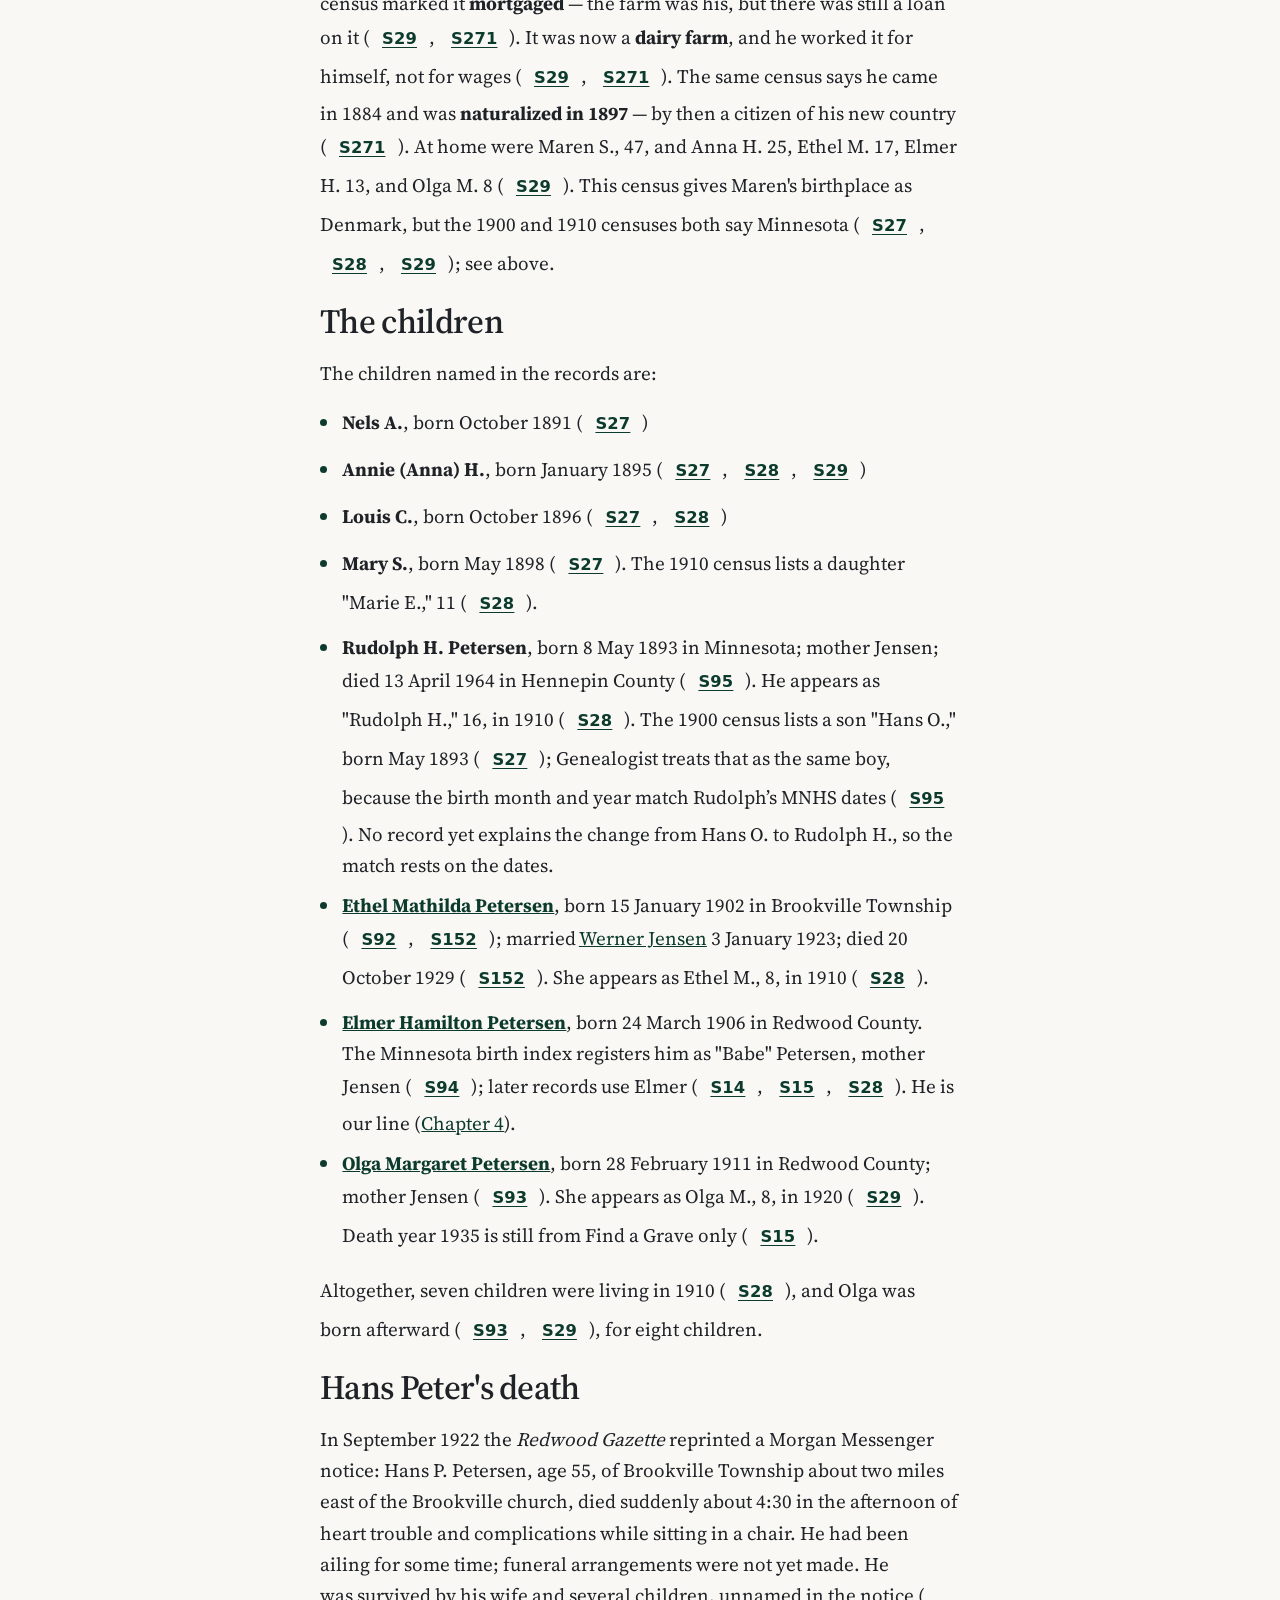
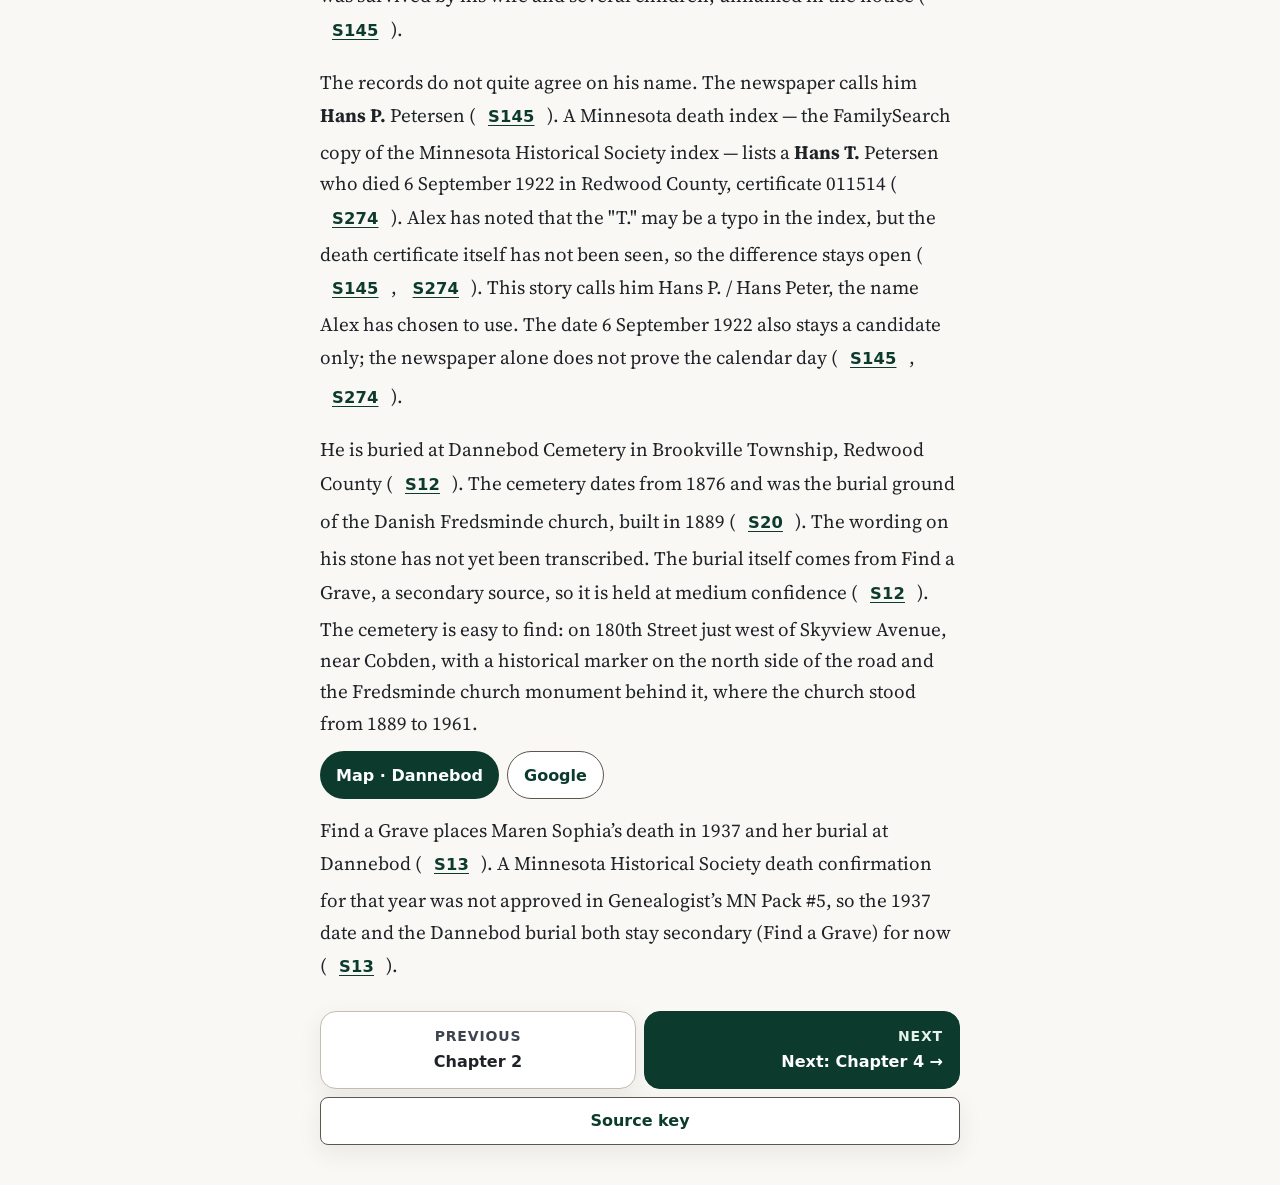
<file: story/03-hans-peter-to-minnesota.html>
<!doctype html>
<html lang="en">
<head>
<meta charset="utf-8">
<title>Chapter 3 — Hans Peter Crosses to Minnesota (1884–1922) · Petersen Family</title>
<meta name="viewport" content="width=device-width, initial-scale=1, viewport-fit=cover">
<meta name="color-scheme" content="light only">
<meta name="theme-color" content="#FAF8F4">
<meta name="description" content="The Petersen family of Redwood County, Minnesota.">
<meta property="og:site_name" content="Petersen Family Tree">
<meta property="og:title" content="Chapter 3 — Hans Peter Crosses to Minnesota (1884–1922) · Petersen Family">
<meta property="og:description" content="The Petersen family of Redwood County, Minnesota.">
<meta property="og:type" content="website">
<meta property="og:url" content="https://alexpetersen88.github.io/petersen-family-tree/story/03-hans-peter-to-minnesota.html">
<meta property="og:image" content="https://alexpetersen88.github.io/petersen-family-tree/og.png">
<meta property="og:image:width" content="1200">
<meta property="og:image:height" content="630">
<meta property="og:image:alt" content="The Petersen Family, Redwood County, Minnesota">
<meta name="twitter:card" content="summary_large_image">
<meta name="twitter:title" content="Chapter 3 — Hans Peter Crosses to Minnesota (1884–1922) · Petersen Family">
<meta name="twitter:description" content="The Petersen family of Redwood County, Minnesota.">
<meta name="twitter:image" content="https://alexpetersen88.github.io/petersen-family-tree/og.png">
<link rel="canonical" href="https://alexpetersen88.github.io/petersen-family-tree/story/03-hans-peter-to-minnesota.html">
<link rel="icon" href="data:image/svg+xml,%3Csvg xmlns='http://www.w3.org/2000/svg' viewBox='0 0 32 32'%3E%3Crect width='32' height='32' rx='6' fill='%230C3B2E'/%3E%3C/svg%3E">
<script>
try{var v=localStorage.getItem("petersen-story-tools");var tight=matchMedia("(max-width:800px), (max-height:700px)").matches;if(v==="hidden"||(v!=="shown"&&tight))document.documentElement.classList.add("story-tools-collapsed")}catch(e){}
</script>
<link rel="stylesheet" href="../style.css">
</head>
<body class="page story">
<a class="skip" href="#content">Skip to content</a>
<div class="sticky-chrome">
<header>
<div class="brand"><p class="eyebrow">Redwood County, Minnesota</p><p class="brand"><a href="../index.html#start">The Petersen Family</a></p></div>
<nav aria-label="Primary"><a data-nav="tree" href="../index.html#tree">Tree</a><a href="../people.html">People</a><a href="../sources.html">Sources</a><a class="on" aria-current="page" href="index.html">Story</a><a href="../map.html">Map</a></nav>
</header>
<button type="button" class="story-tools-toggle" id="storytoolstoggle" aria-expanded="true" aria-controls="storytools"><span class="when-open">Hide tools</span><span class="when-closed">Show tools</span></button>
<div id="storytools" class="story-tools">
<div class="banner"></div>
<nav class="story-jump" aria-label="Chapters"><a href="index.html" aria-label="All chapters">All</a><a href="01-hans-pedersen-childhood.html" aria-label="Chapter 1">1</a><a href="02-bjernede-parents-and-loss.html" aria-label="Chapter 2">2</a><a href="03-hans-peter-to-minnesota.html" aria-label="Chapter 3" aria-current="page">3</a><a href="04-elmer-to-alex.html" aria-label="Chapter 4">4</a><a href="source-key.html" aria-label="Source key">Key</a></nav>
<nav class="story-companions" aria-label="Story companions"><a href="abridged.html">Abridged</a><a href="kids.html">Kids</a><a href="change-log.html">Change log</a></nav>
<nav class="story-files" aria-label="Downloads">
<a href="../downloads/Petersen-Family-Story.pdf">Story PDF</a>
<a href="../downloads/Petersen-Family-Story-Kids.pdf">Kids story PDF</a>
<a href="../downloads/Denmark-Trip-Itinerary.pdf">Denmark trip PDF</a>
</nav>
</div>
<script>
(function(){var c=document.documentElement.classList.contains("story-tools-collapsed"),b=document.getElementById("storytoolstoggle"),t=document.getElementById("storytools");if(b)b.setAttribute("aria-expanded",c?"false":"true");if(t){if(c)t.setAttribute("hidden","");else t.removeAttribute("hidden")}});
</script>
</div>
<main id="content" class="story-wrap">
<article class="chapter">
<h1>Chapter 3 — Hans Peter Crosses to Minnesota (1884–1922)</h1>
<p class="dek">This chapter covers <a href="../index.html#P6">Hans Peter Petersen</a> and <a href="../index.html#P7">Maren Sophia Jensen</a>. It draws on Danish emigration and church records, US censuses, Minnesota death records, and Find a Grave. Find a Grave is a secondary source. <a href="../index.html#P5">Michael Don Petersen</a> has confirmed that Hans Peter and Maren Sophia were Elmer&#x27;s parents.</p>
<h2>Leaving through Copenhagen, April 1884</h2>
<p>On 16 April 1884, the Copenhagen Police emigration register recorded &quot;Hans Peter Petersen&quot; of Bjernede, Sorø, age 20, occupation entered as <em>Tjenende(?)</em> — in service, a hired servant (medium-confidence reading), heading for Springfield, Minn., under contract no. 1015 Y, with no companions listed on that contract (<a class="cite" href="source-key.html#S83">S83</a>; earlier index summary <a class="cite" href="source-key.html#S34">S34</a>). The register does not say why he left, and this story does not guess. Every later American census agrees that he came in 1884 (<a class="cite" href="source-key.html#S27">S27</a>, <a class="cite" href="source-key.html#S28">S28</a>).</p>
<p>He was about two months past his twentieth birthday (<a class="cite" href="source-key.html#S31">S31</a>, <a class="cite" href="source-key.html#S34">S34</a>). His father had died when he was three (<a class="cite" href="source-key.html#S37">S37</a>). At the time he left, his mother and stepfather were already gone (<a class="cite" href="source-key.html#S45">S45</a>, <a class="cite" href="source-key.html#S46">S46</a>), but the 1884 sale of his stepfather&#x27;s property was still months away (<a class="cite" href="source-key.html#S50">S50</a>).</p>
<p>Registration took place in Copenhagen, about 40 miles straight-line from Bjernede (<a class="cite" href="source-key.html#S83">S83</a>). The register does not name a ship, a pier, or a route (<a class="cite" href="source-key.html#S83">S83</a>). Springfield, the town he named as his destination, lies about 22 miles straight-line from Redwood Falls, the county seat of Redwood County, where he would farm. Morgan, the town whose newspaper later reported his death, is about 13 miles from Springfield (<a class="cite" href="source-key.html#S83">S83</a>, <a class="cite" href="source-key.html#S145">S145</a>). The records do not show how he travelled from his US arrival to Redwood County.</p>
<h2>Marriage to Maren Sophia Jensen, 11 March 1891</h2>
<p>Hans Peter&#x27;s wife was Maren Sophia Jensen. She was born in November 1872 (<a class="cite" href="source-key.html#S13">S13</a>, <a class="cite" href="source-key.html#S27">S27</a>). The censuses disagree on where: the 1900 and 1910 censuses say Minnesota (<a class="cite" href="source-key.html#S27">S27</a>, <a class="cite" href="source-key.html#S28">S28</a>), but the 1920 census says Denmark (<a class="cite" href="source-key.html#S29">S29</a>). Find a Grave also says Minnesota (<a class="cite" href="source-key.html#S13">S13</a>). The records lean two to one toward Minnesota, but this story leaves the question open. Her parents were Nels Peter Jensen and Anne Marie Hansen Jensen (<a class="cite" href="source-key.html#S13">S13</a>). On 11 March 1891, Hans Peter and Mary S. Jensen were married at Redwood Falls, the county seat of Redwood County, Minnesota (<a class="cite" href="source-key.html#S272">S272</a>). The original marriage record survives in the Redwood County marriage book and has been viewed (<a class="cite" href="source-key.html#S272">S272</a>). On the affidavit his name is written &quot;Hans Peter Petersen&quot;; the license on the same form spells it &quot;Hans P. Peterson&quot; (<a class="cite" href="source-key.html#S272">S272</a>). &quot;Mary S.&quot; is the same woman this story calls Maren Sophia; the 1900 census also lists her as &quot;Mary&quot; (<a class="cite" href="source-key.html#S27">S27</a>, <a class="cite" href="source-key.html#S272">S272</a>). Two witnesses signed: Niels Jensen and J. L. Byram (<a class="cite" href="source-key.html#S272">S272</a>). The record does not say how either witness was related to the couple, if at all, and it gives no ages or parents, so this story says nothing more about them or about the ceremony itself (<a class="cite" href="source-key.html#S272">S272</a>). The date fits the 1910 census, which says the couple had been married 19 years (<a class="cite" href="source-key.html#S28">S28</a>).</p>
<h2>The farm in Brookville Township</h2>
<p>The censuses place the family in Brookville Township, and in 1910 and 1920 they owned their farm (<a class="cite" href="source-key.html#S27">S27</a>–<a class="cite" href="source-key.html#S29">S29</a>, <a class="cite" href="source-key.html#S271">S271</a>). Where in the township that farm stood has not been found, so this story names only the township where they farmed, not the farm itself.</p>
<p><strong>1900.</strong> On 19 June 1900, the census taker for Brookville Township, Redwood County, listed the &quot;Hans Peterson&quot; household (<a class="cite" href="source-key.html#S27">S27</a>). Hans was born in February 1864 in Denmark. He had come in 1884, had been in the US 16 years, and had taken the first step toward citizenship (marked &quot;Na&quot;). His occupation was farmer (<a class="cite" href="source-key.html#S27">S27</a>). His wife was listed as &quot;Mary,&quot; and the children were Nels A. (born October 1891), Hans O. (May 1893), Annie H. (January 1895), Louis C. (October 1896), and Mary S. (May 1898) (<a class="cite" href="source-key.html#S27">S27</a>).</p>
<p><strong>1905.</strong> The 1905 Minnesota state census found Hans P. Petersen, 41, born in 1864 in Denmark, still in Brookville Township (<a class="cite" href="source-key.html#S273">S273</a>). With him were Maren S., 32, and three children: Niels A. 13, Hans R. 12, and Anna H. 10 (<a class="cite" href="source-key.html#S273">S273</a>). The &quot;Hans R.&quot; of 1905 may be the same boy as the 1900 &quot;Hans O.&quot; and the 1910 &quot;Rudolph H.&quot;, but that is not proven; this story gives the name exactly as the census wrote it (<a class="cite" href="source-key.html#S27">S27</a>, <a class="cite" href="source-key.html#S28">S28</a>, <a class="cite" href="source-key.html#S273">S273</a>).</p>
<p><strong>1910.</strong> On 23 April 1910, the family was still in Brookville Township. Hans P., 45, was a farmer who <strong>owned his farm</strong> (<a class="cite" href="source-key.html#S28">S28</a>). Maren S., 37, born in Minnesota, was recorded as the mother of seven children, all seven living (<a class="cite" href="source-key.html#S28">S28</a>). The children at home were Rudolph H. 16, Anna H. 15, Louis C. 13, Marie E. 11, Ethel M. 8, and Elmer H. 4 (<a class="cite" href="source-key.html#S28">S28</a>).</p>
<p><strong>1920.</strong> In January 1920, Hans P., 55, born in Denmark with Danish as his mother tongue, still <strong>owned his farm</strong> in Brookville Township, though the census marked it <strong>mortgaged</strong> — the farm was his, but there was still a loan on it (<a class="cite" href="source-key.html#S29">S29</a>, <a class="cite" href="source-key.html#S271">S271</a>). It was now a <strong>dairy farm</strong>, and he worked it for himself, not for wages (<a class="cite" href="source-key.html#S29">S29</a>, <a class="cite" href="source-key.html#S271">S271</a>). The same census says he came in 1884 and was <strong>naturalized in 1897</strong> — by then a citizen of his new country (<a class="cite" href="source-key.html#S271">S271</a>). At home were Maren S., 47, and Anna H. 25, Ethel M. 17, Elmer H. 13, and Olga M. 8 (<a class="cite" href="source-key.html#S29">S29</a>). This census gives Maren&#x27;s birthplace as Denmark, but the 1900 and 1910 censuses both say Minnesota (<a class="cite" href="source-key.html#S27">S27</a>, <a class="cite" href="source-key.html#S28">S28</a>, <a class="cite" href="source-key.html#S29">S29</a>); see above.</p>
<h2>The children</h2>
<p>The children named in the records are:</p>
<ul>
<li><strong>Nels A.</strong>, born October 1891 (<a class="cite" href="source-key.html#S27">S27</a>)</li>
<li><strong>Annie (Anna) H.</strong>, born January 1895 (<a class="cite" href="source-key.html#S27">S27</a>, <a class="cite" href="source-key.html#S28">S28</a>, <a class="cite" href="source-key.html#S29">S29</a>)</li>
<li><strong>Louis C.</strong>, born October 1896 (<a class="cite" href="source-key.html#S27">S27</a>, <a class="cite" href="source-key.html#S28">S28</a>)</li>
<li><strong>Mary S.</strong>, born May 1898 (<a class="cite" href="source-key.html#S27">S27</a>). The 1910 census lists a daughter &quot;Marie E.,&quot; 11 (<a class="cite" href="source-key.html#S28">S28</a>).</li>
<li><strong>Rudolph H. Petersen</strong>, born 8 May 1893 in Minnesota; mother Jensen; died 13 April 1964 in Hennepin County (<a class="cite" href="source-key.html#S95">S95</a>). He appears as &quot;Rudolph H.,&quot; 16, in 1910 (<a class="cite" href="source-key.html#S28">S28</a>). The 1900 census lists a son &quot;Hans O.,&quot; born May 1893 (<a class="cite" href="source-key.html#S27">S27</a>); Genealogist treats that as the same boy, because the birth month and year match Rudolph’s MNHS dates (<a class="cite" href="source-key.html#S95">S95</a>). No record yet explains the change from Hans O. to Rudolph H., so the match rests on the dates.</li>
<li><strong><a href="../index.html#P9">Ethel Mathilda Petersen</a></strong>, born 15 January 1902 in Brookville Township (<a class="cite" href="source-key.html#S92">S92</a>, <a class="cite" href="source-key.html#S152">S152</a>); married <a href="../index.html#P33">Werner Jensen</a> 3 January 1923; died 20 October 1929 (<a class="cite" href="source-key.html#S152">S152</a>). She appears as Ethel M., 8, in 1910 (<a class="cite" href="source-key.html#S28">S28</a>).</li>
<li><strong><a href="../index.html#P3">Elmer Hamilton Petersen</a></strong>, born 24 March 1906 in Redwood County. The Minnesota birth index registers him as &quot;Babe&quot; Petersen, mother Jensen (<a class="cite" href="source-key.html#S94">S94</a>); later records use Elmer (<a class="cite" href="source-key.html#S14">S14</a>, <a class="cite" href="source-key.html#S15">S15</a>, <a class="cite" href="source-key.html#S28">S28</a>). He is our line (<a href="04-elmer-to-alex.html">Chapter 4</a>).</li>
<li><strong><a href="../index.html#P10">Olga Margaret Petersen</a></strong>, born 28 February 1911 in Redwood County; mother Jensen (<a class="cite" href="source-key.html#S93">S93</a>). She appears as Olga M., 8, in 1920 (<a class="cite" href="source-key.html#S29">S29</a>). Death year 1935 is still from Find a Grave only (<a class="cite" href="source-key.html#S15">S15</a>).</li>
</ul>
<p>Altogether, seven children were living in 1910 (<a class="cite" href="source-key.html#S28">S28</a>), and Olga was born afterward (<a class="cite" href="source-key.html#S93">S93</a>, <a class="cite" href="source-key.html#S29">S29</a>), for eight children.</p>
<h2>Hans Peter&#x27;s death</h2>
<p>In September 1922 the <em>Redwood Gazette</em> reprinted a Morgan Messenger notice: Hans P. Petersen, age 55, of Brookville Township about two miles east of the Brookville church, died suddenly about 4:30 in the afternoon of heart trouble and complications while sitting in a chair. He had been ailing for some time; funeral arrangements were not yet made. He was survived by his wife and several children, unnamed in the notice (<a class="cite" href="source-key.html#S145">S145</a>).</p>
<p>The records do not quite agree on his name. The newspaper calls him <strong>Hans P.</strong> Petersen (<a class="cite" href="source-key.html#S145">S145</a>). A Minnesota death index — the FamilySearch copy of the Minnesota Historical Society index — lists a <strong>Hans T.</strong> Petersen who died 6 September 1922 in Redwood County, certificate 011514 (<a class="cite" href="source-key.html#S274">S274</a>). Alex has noted that the &quot;T.&quot; may be a typo in the index, but the death certificate itself has not been seen, so the difference stays open (<a class="cite" href="source-key.html#S145">S145</a>, <a class="cite" href="source-key.html#S274">S274</a>). This story calls him Hans P. / Hans Peter, the name Alex has chosen to use. The date 6 September 1922 also stays a candidate only; the newspaper alone does not prove the calendar day (<a class="cite" href="source-key.html#S145">S145</a>, <a class="cite" href="source-key.html#S274">S274</a>).</p>
<p>He is buried at Dannebod Cemetery in Brookville Township, Redwood County (<a class="cite" href="source-key.html#S12">S12</a>). The cemetery dates from 1876 and was the burial ground of the Danish Fredsminde church, built in 1889 (<a class="cite" href="source-key.html#S20">S20</a>). The wording on his stone has not yet been transcribed. The burial itself comes from Find a Grave, a secondary source, so it is held at medium confidence (<a class="cite" href="source-key.html#S12">S12</a>). The cemetery is easy to find: on 180th Street just west of Skyview Avenue, near Cobden, with a historical marker on the north side of the road and the Fredsminde church monument behind it, where the church stood from 1889 to 1961.<span class="map-links" role="group" aria-label="Map links for Dannebod Cemetery"><a class="map-link" href="https://www.openstreetmap.org/?mlat=44.31115&amp;mlon=-94.89040#map=16/44.31115/-94.89040" target="_blank" rel="noopener noreferrer" aria-label="Open map of Dannebod Cemetery on OpenStreetMap">Map · Dannebod</a><a class="map-link map-link-google" href="https://www.google.com/maps?q=44.31115,-94.89040" target="_blank" rel="noopener noreferrer" aria-label="Google Maps for Dannebod Cemetery">Google</a></span></p>
<p>Find a Grave places Maren Sophia’s death in 1937 and her burial at Dannebod (<a class="cite" href="source-key.html#S13">S13</a>). A Minnesota Historical Society death confirmation for that year was not approved in Genealogist’s MN Pack #5, so the 1937 date and the Dannebod burial both stay secondary (Find a Grave) for now (<a class="cite" href="source-key.html#S13">S13</a>).</p>
</article>
<nav class="pager" aria-label="More of the story">
<a class="prev" href="02-bjernede-parents-and-loss.html"><span class="dir">Previous</span><span class="label">Chapter 2</span></a>
<a class="next" href="04-elmer-to-alex.html"><span class="dir">Next</span><span class="label">Next: Chapter 4 →</span></a>
<a class="keylink" href="source-key.html">Source key</a>
</nav>
</main>
<script src="../data.js"></script>
<script src="../common.js"></script>
<script src="../lineage.js"></script>
<script src="../finder.js"></script>
</body>
</html>
</file>
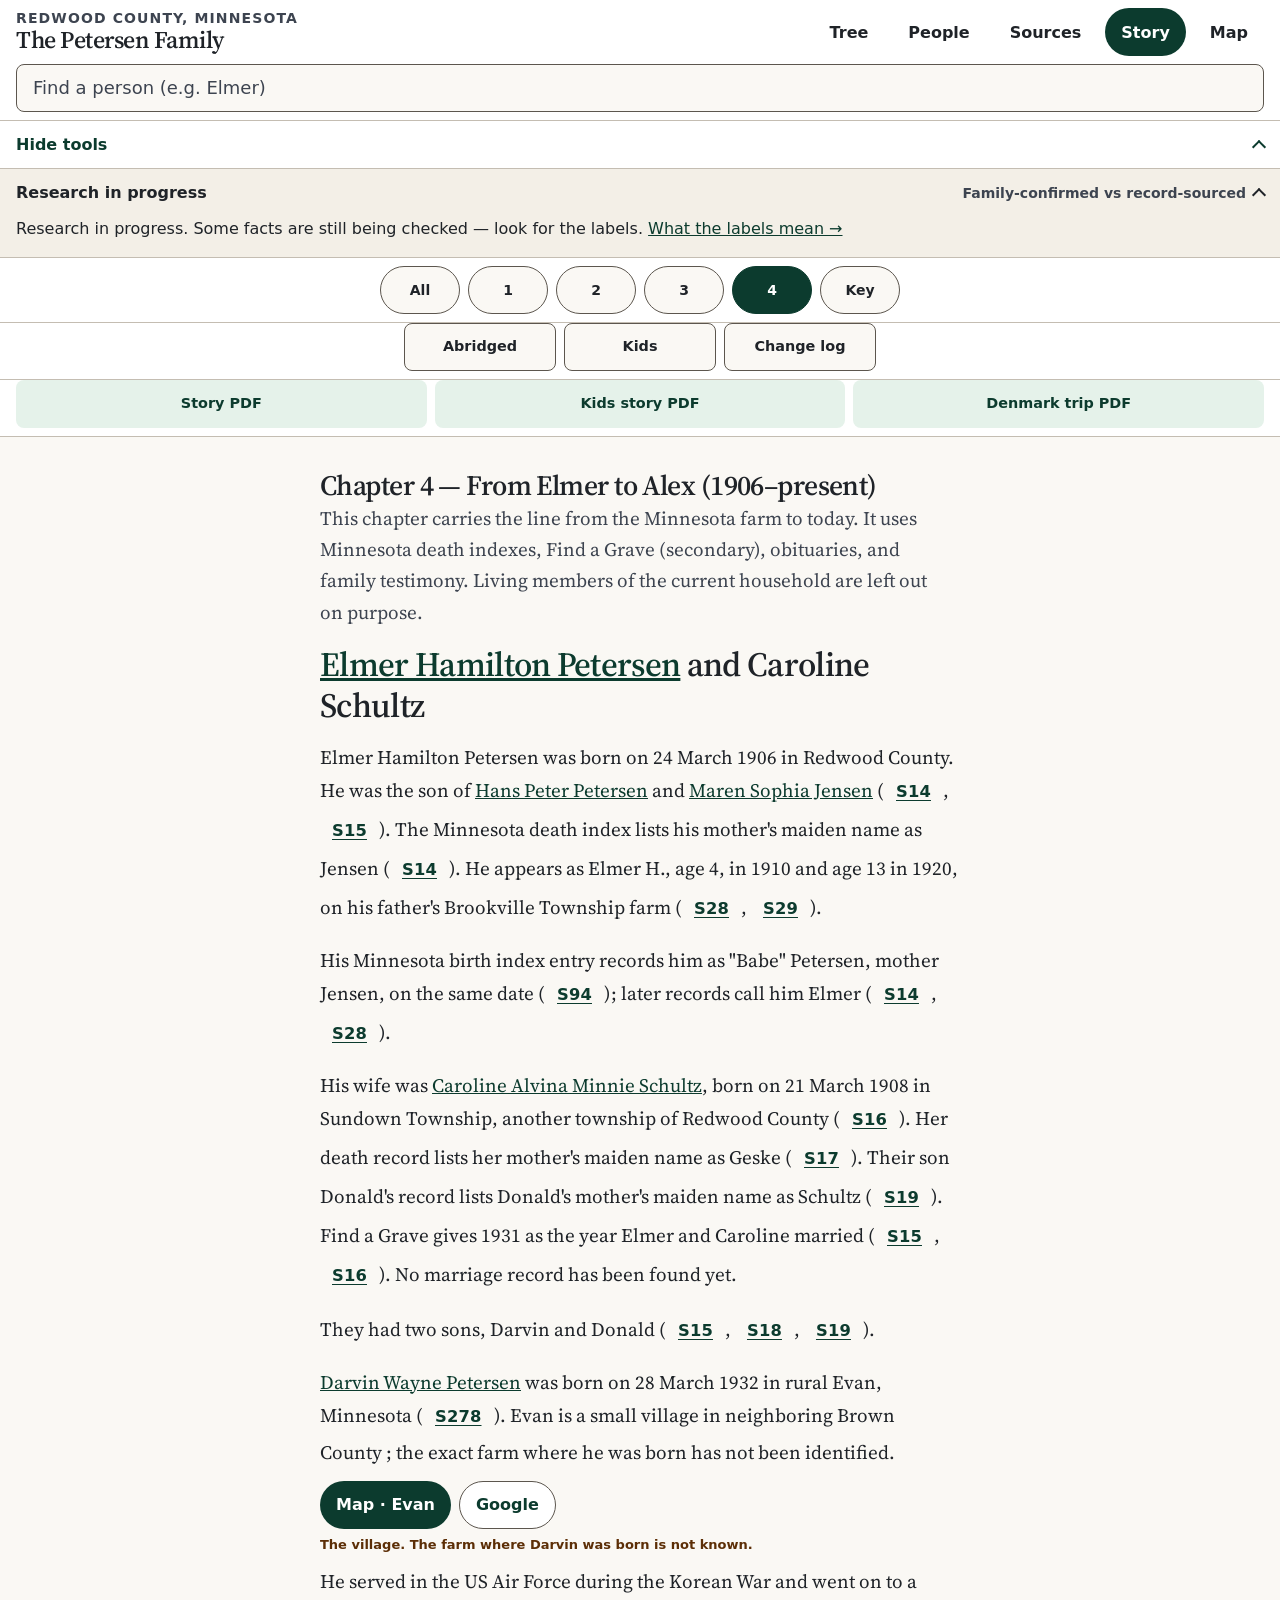
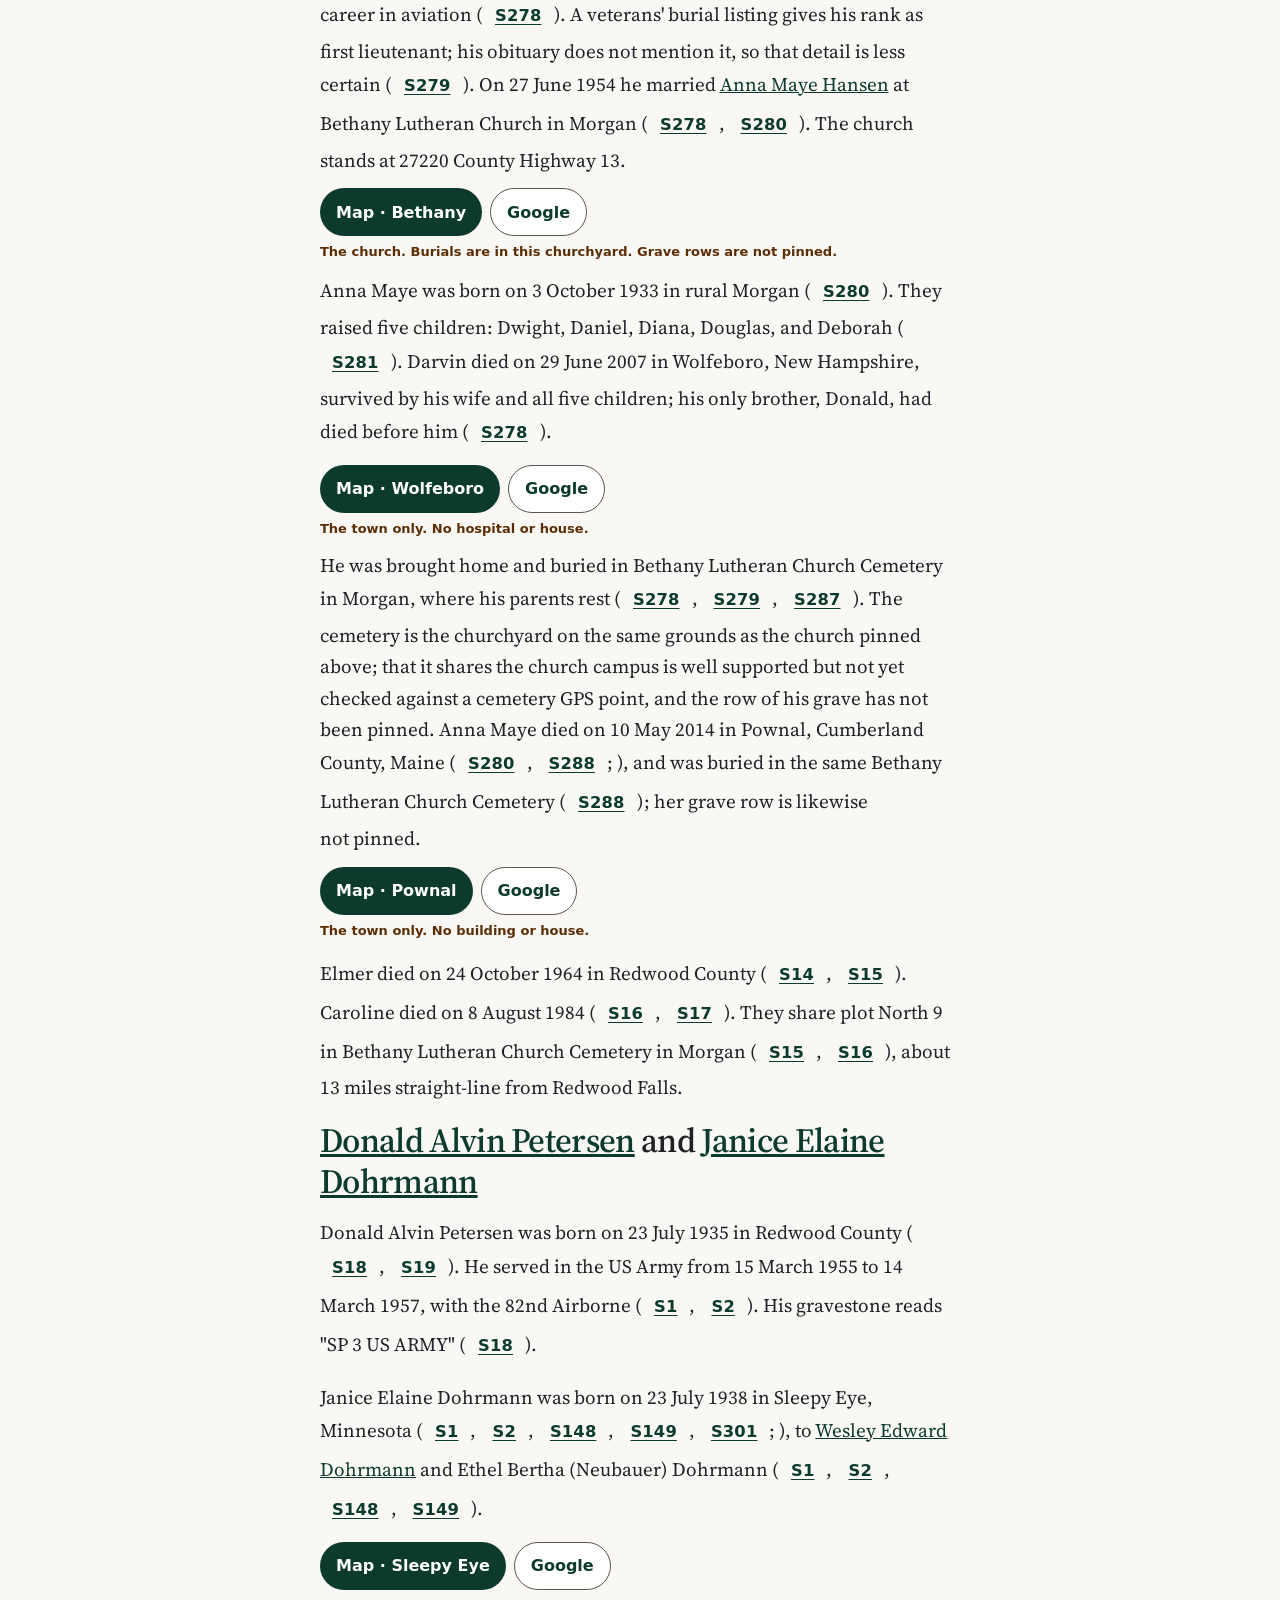
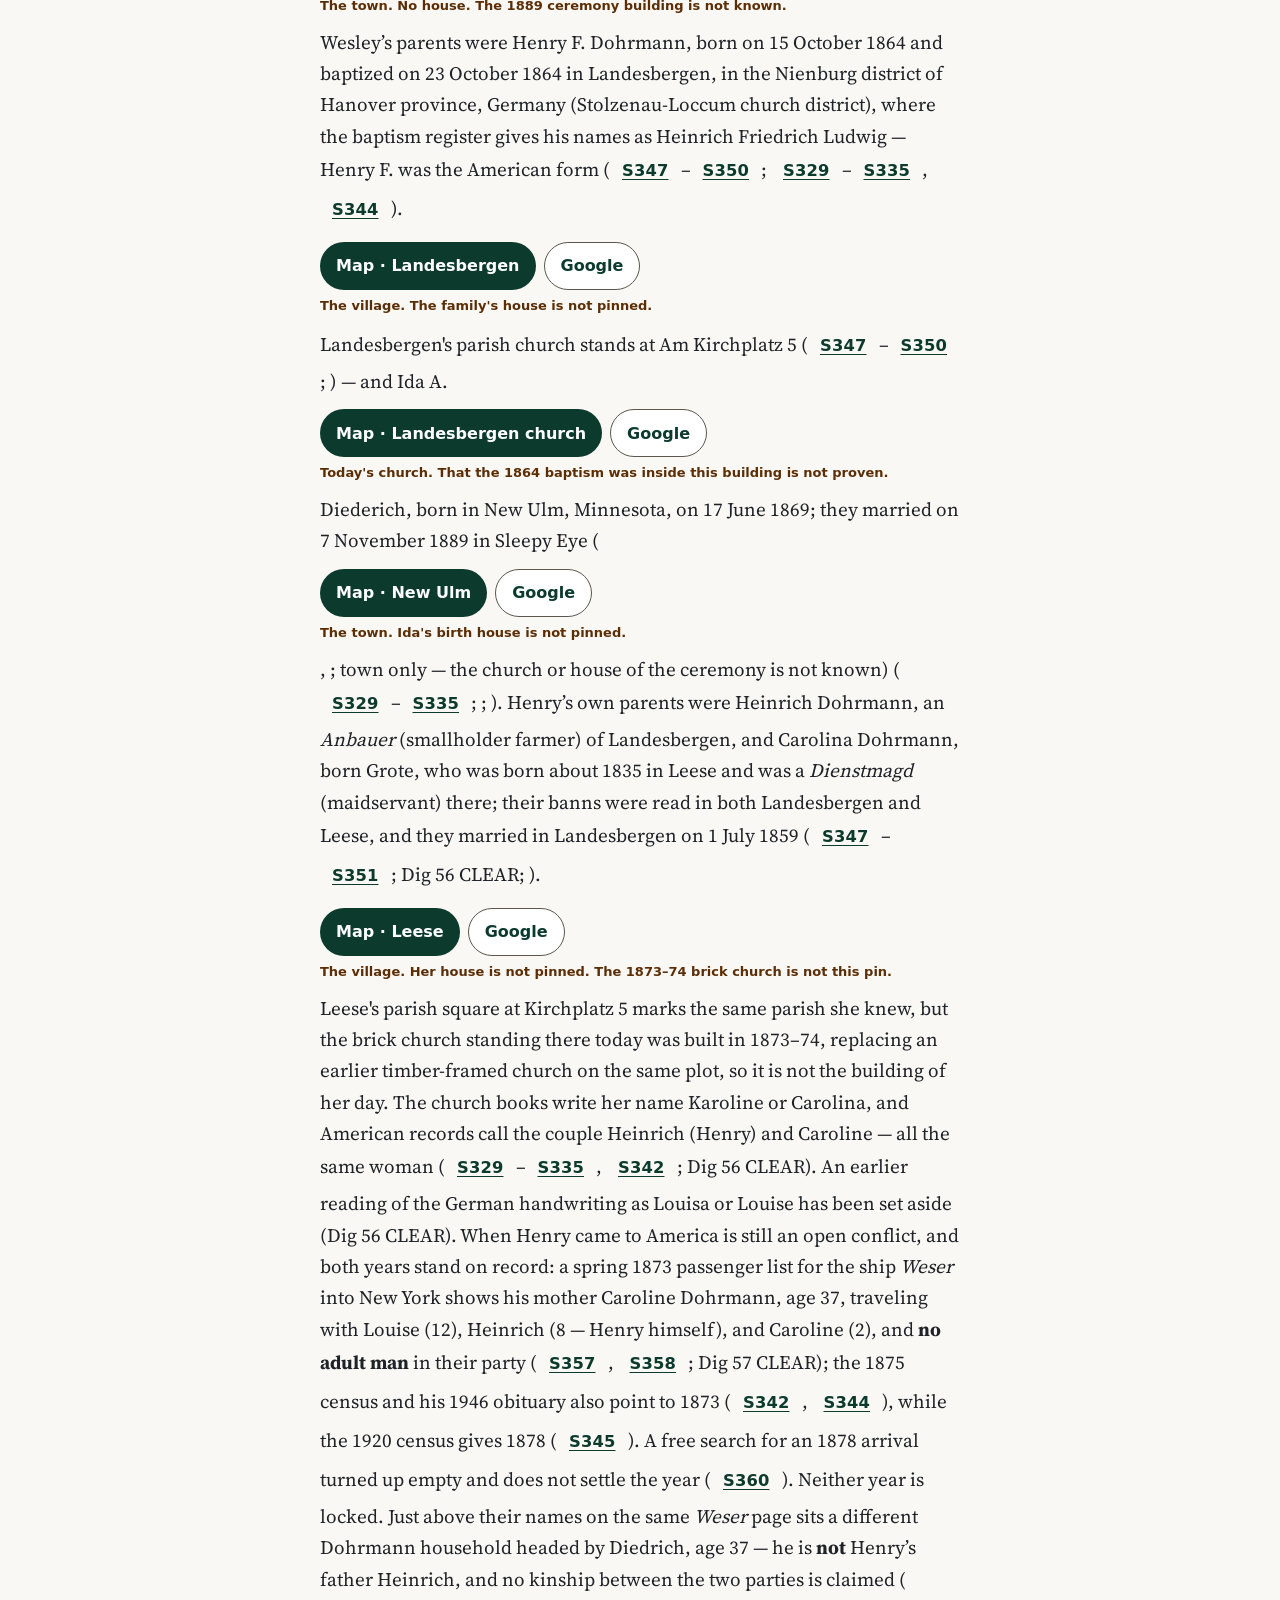
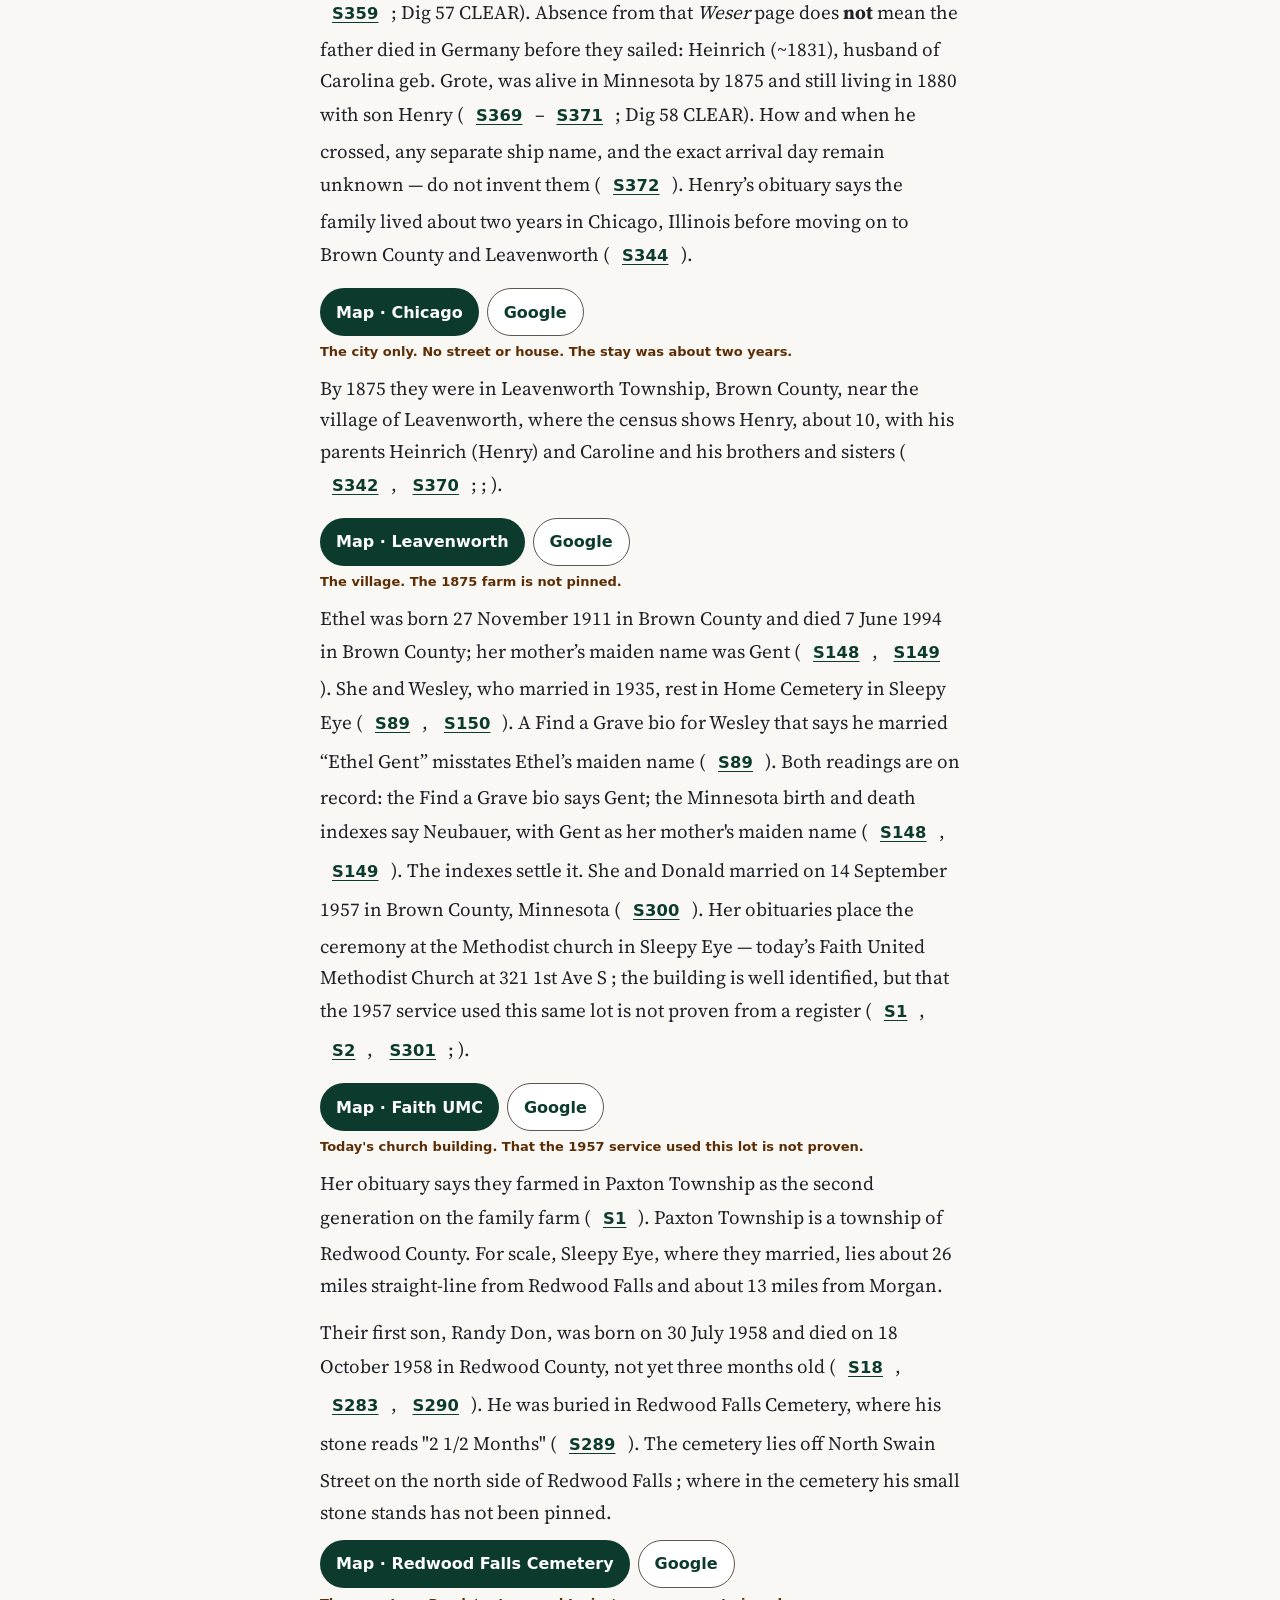
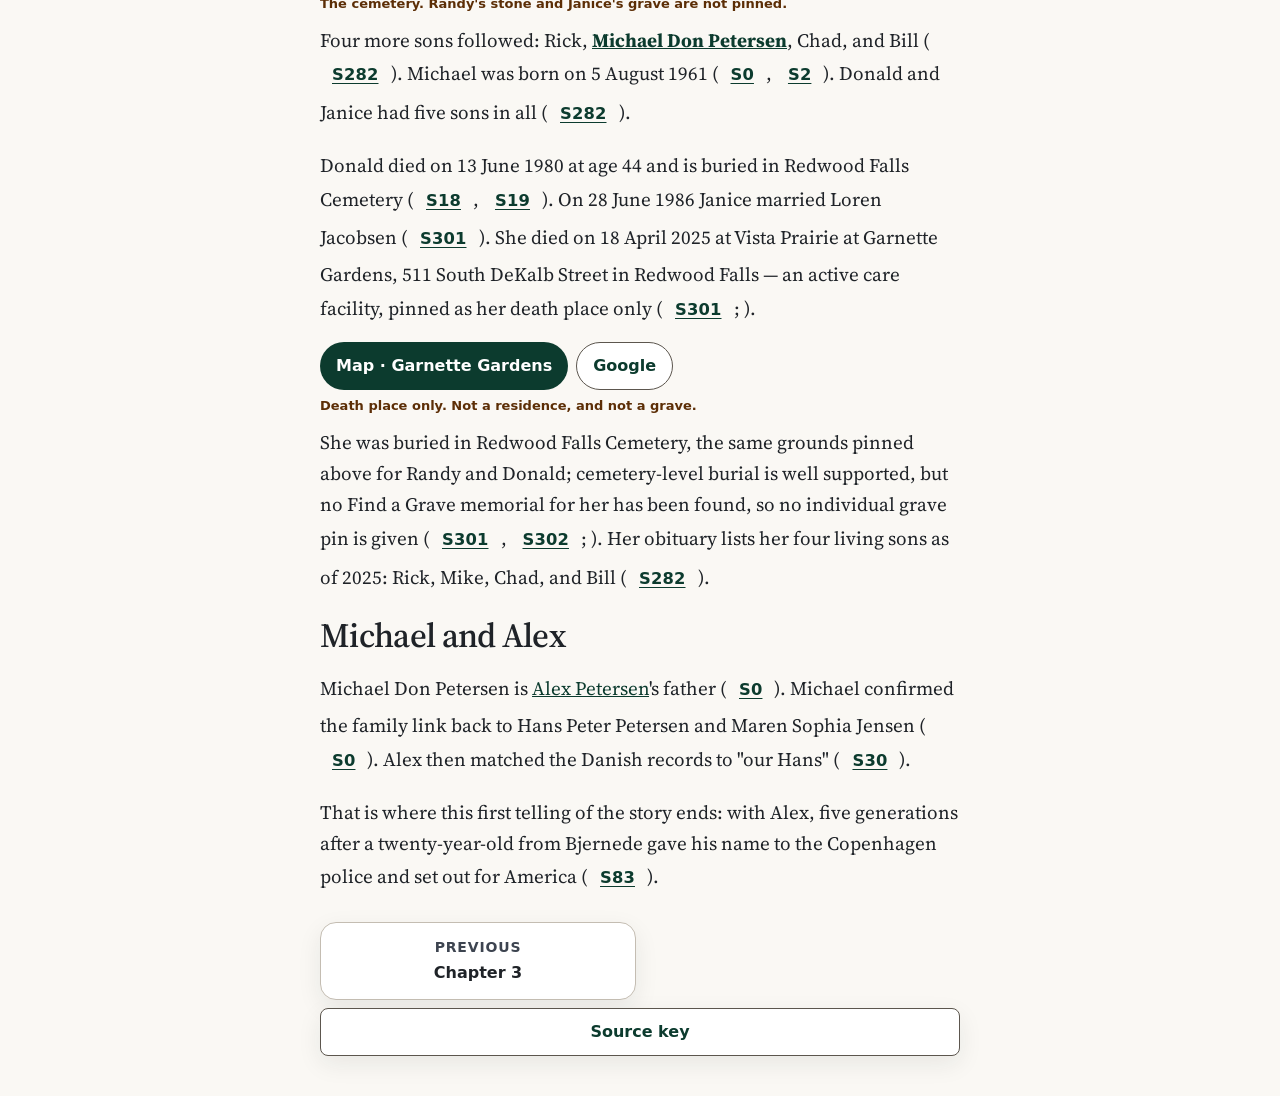
<file: story/04-elmer-to-alex.html>
<!doctype html>
<html lang="en">
<head>
<meta charset="utf-8">
<title>Chapter 4 — From Elmer to Alex (1906–present) · Petersen Family</title>
<meta name="viewport" content="width=device-width, initial-scale=1, viewport-fit=cover">
<meta name="color-scheme" content="light only">
<meta name="theme-color" content="#FAF8F4">
<meta name="description" content="The Petersen family of Redwood County, Minnesota.">
<meta property="og:site_name" content="Petersen Family Tree">
<meta property="og:title" content="Chapter 4 — From Elmer to Alex (1906–present) · Petersen Family">
<meta property="og:description" content="The Petersen family of Redwood County, Minnesota.">
<meta property="og:type" content="website">
<meta property="og:url" content="https://alexpetersen88.github.io/petersen-family-tree/story/04-elmer-to-alex.html">
<meta property="og:image" content="https://alexpetersen88.github.io/petersen-family-tree/og.png">
<meta property="og:image:width" content="1200">
<meta property="og:image:height" content="630">
<meta property="og:image:alt" content="The Petersen Family, Redwood County, Minnesota">
<meta name="twitter:card" content="summary_large_image">
<meta name="twitter:title" content="Chapter 4 — From Elmer to Alex (1906–present) · Petersen Family">
<meta name="twitter:description" content="The Petersen family of Redwood County, Minnesota.">
<meta name="twitter:image" content="https://alexpetersen88.github.io/petersen-family-tree/og.png">
<link rel="canonical" href="https://alexpetersen88.github.io/petersen-family-tree/story/04-elmer-to-alex.html">
<link rel="icon" href="data:image/svg+xml,%3Csvg xmlns='http://www.w3.org/2000/svg' viewBox='0 0 32 32'%3E%3Crect width='32' height='32' rx='6' fill='%230C3B2E'/%3E%3C/svg%3E">
<script>
try{var v=localStorage.getItem("petersen-story-tools");var tight=matchMedia("(max-width:800px), (max-height:700px)").matches;if(v==="hidden"||(v!=="shown"&&tight))document.documentElement.classList.add("story-tools-collapsed")}catch(e){}
</script>
<link rel="stylesheet" href="../style.css">
</head>
<body class="page story">
<a class="skip" href="#content">Skip to content</a>
<div class="sticky-chrome">
<header>
<div class="brand"><p class="eyebrow">Redwood County, Minnesota</p><p class="brand"><a href="../index.html#start">The Petersen Family</a></p></div>
<nav aria-label="Primary"><a data-nav="tree" href="../index.html#tree">Tree</a><a href="../people.html">People</a><a href="../sources.html">Sources</a><a class="on" aria-current="page" href="index.html">Story</a><a href="../map.html">Map</a></nav>
</header>
<button type="button" class="story-tools-toggle" id="storytoolstoggle" aria-expanded="true" aria-controls="storytools"><span class="when-open">Hide tools</span><span class="when-closed">Show tools</span></button>
<div id="storytools" class="story-tools">
<div class="banner"></div>
<nav class="story-jump" aria-label="Chapters"><a href="index.html" aria-label="All chapters">All</a><a href="01-hans-pedersen-childhood.html" aria-label="Chapter 1">1</a><a href="02-bjernede-parents-and-loss.html" aria-label="Chapter 2">2</a><a href="03-hans-peter-to-minnesota.html" aria-label="Chapter 3">3</a><a href="04-elmer-to-alex.html" aria-label="Chapter 4" aria-current="page">4</a><a href="source-key.html" aria-label="Source key">Key</a></nav>
<nav class="story-companions" aria-label="Story companions"><a href="abridged.html">Abridged</a><a href="kids.html">Kids</a><a href="change-log.html">Change log</a></nav>
<nav class="story-files" aria-label="Downloads">
<a href="../downloads/Petersen-Family-Story.pdf">Story PDF</a>
<a href="../downloads/Petersen-Family-Story-Kids.pdf">Kids story PDF</a>
<a href="../downloads/Denmark-Trip-Itinerary.pdf">Denmark trip PDF</a>
</nav>
</div>
<script>
(function(){var c=document.documentElement.classList.contains("story-tools-collapsed"),b=document.getElementById("storytoolstoggle"),t=document.getElementById("storytools");if(b)b.setAttribute("aria-expanded",c?"false":"true");if(t){if(c)t.setAttribute("hidden","");else t.removeAttribute("hidden")}});
</script>
</div>
<main id="content" class="story-wrap">
<article class="chapter">
<h1>Chapter 4 — From Elmer to Alex (1906–present)</h1>
<p class="dek">This chapter carries the line from the Minnesota farm to today. It uses Minnesota death indexes, Find a Grave (secondary), obituaries, and family testimony. Living members of the current household are left out on purpose.</p>
<h2><a href="../index.html#P3">Elmer Hamilton Petersen</a> and Caroline Schultz</h2>
<p>Elmer Hamilton Petersen was born on 24 March 1906 in Redwood County. He was the son of <a href="../index.html#P6">Hans Peter Petersen</a> and <a href="../index.html#P7">Maren Sophia Jensen</a> (<a class="cite" href="source-key.html#S14">S14</a>, <a class="cite" href="source-key.html#S15">S15</a>). The Minnesota death index lists his mother&#x27;s maiden name as Jensen (<a class="cite" href="source-key.html#S14">S14</a>). He appears as Elmer H., age 4, in 1910 and age 13 in 1920, on his father&#x27;s Brookville Township farm (<a class="cite" href="source-key.html#S28">S28</a>, <a class="cite" href="source-key.html#S29">S29</a>).</p>
<p>His Minnesota birth index entry records him as &quot;Babe&quot; Petersen, mother Jensen, on the same date (<a class="cite" href="source-key.html#S94">S94</a>); later records call him Elmer (<a class="cite" href="source-key.html#S14">S14</a>, <a class="cite" href="source-key.html#S28">S28</a>).</p>
<p>His wife was <a href="../index.html#P4">Caroline Alvina Minnie Schultz</a>, born on 21 March 1908 in Sundown Township, another township of Redwood County (<a class="cite" href="source-key.html#S16">S16</a>). Her death record lists her mother&#x27;s maiden name as Geske (<a class="cite" href="source-key.html#S17">S17</a>). Their son Donald&#x27;s record lists Donald&#x27;s mother&#x27;s maiden name as Schultz (<a class="cite" href="source-key.html#S19">S19</a>). Find a Grave gives 1931 as the year Elmer and Caroline married (<a class="cite" href="source-key.html#S15">S15</a>, <a class="cite" href="source-key.html#S16">S16</a>). No marriage record has been found yet.</p>
<p>They had two sons, Darvin and Donald (<a class="cite" href="source-key.html#S15">S15</a>, <a class="cite" href="source-key.html#S18">S18</a>, <a class="cite" href="source-key.html#S19">S19</a>).</p>
<p><a href="../index.html#P11">Darvin Wayne Petersen</a> was born on 28 March 1932 in rural Evan, Minnesota (<a class="cite" href="source-key.html#S278">S278</a>). Evan is a small village in neighboring Brown County ; the exact farm where he was born has not been identified.<span class="map-links" role="group" aria-label="Evan, Minnesota. The village. The farm where Darvin was born is not known."><a class="map-link" href="https://www.openstreetmap.org/relation/136994" target="_blank" rel="noopener noreferrer" aria-label="Open map of Evan, Minnesota on OpenStreetMap">Map · Evan</a><a class="map-link map-link-google" href="https://www.google.com/maps/search/?api=1&amp;query=Evan,+Minnesota" target="_blank" rel="noopener noreferrer" aria-label="Google Maps for Evan, Minnesota">Google</a><i class="map-caption">The village. The farm where Darvin was born is not known.</i></span> He served in the US Air Force during the Korean War and went on to a career in aviation (<a class="cite" href="source-key.html#S278">S278</a>). A veterans&#x27; burial listing gives his rank as first lieutenant; his obituary does not mention it, so that detail is less certain (<a class="cite" href="source-key.html#S279">S279</a>). On 27 June 1954 he married <a href="../index.html#P35">Anna Maye Hansen</a> at Bethany Lutheran Church in Morgan (<a class="cite" href="source-key.html#S278">S278</a>, <a class="cite" href="source-key.html#S280">S280</a>). The church stands at 27220 County Highway 13.<span class="map-links" role="group" aria-label="Bethany Lutheran Church, Morgan. The church. Burials are in this churchyard. Grave rows are not pinned."><a class="map-link" href="https://www.openstreetmap.org/?mlat=44.4452&amp;mlon=-94.9873#map=17/44.4452/-94.9873" target="_blank" rel="noopener noreferrer" aria-label="Open map of Bethany Lutheran Church, Morgan on OpenStreetMap">Map · Bethany</a><a class="map-link map-link-google" href="https://www.google.com/maps/search/?api=1&amp;query=44.4452,-94.9873" target="_blank" rel="noopener noreferrer" aria-label="Google Maps for Bethany Lutheran Church, Morgan">Google</a><i class="map-caption">The church. Burials are in this churchyard. Grave rows are not pinned.</i></span> Anna Maye was born on 3 October 1933 in rural Morgan (<a class="cite" href="source-key.html#S280">S280</a>). They raised five children: Dwight, Daniel, Diana, Douglas, and Deborah (<a class="cite" href="source-key.html#S281">S281</a>). Darvin died on 29 June 2007 in Wolfeboro, New Hampshire, survived by his wife and all five children; his only brother, Donald, had died before him (<a class="cite" href="source-key.html#S278">S278</a>).<span class="map-links" role="group" aria-label="Wolfeboro, New Hampshire. The town only. No hospital or house."><a class="map-link" href="https://www.openstreetmap.org/node/158909474" target="_blank" rel="noopener noreferrer" aria-label="Open map of Wolfeboro, New Hampshire on OpenStreetMap">Map · Wolfeboro</a><a class="map-link map-link-google" href="https://www.google.com/maps/search/?api=1&amp;query=Wolfeboro,+NH" target="_blank" rel="noopener noreferrer" aria-label="Google Maps for Wolfeboro, New Hampshire">Google</a><i class="map-caption">The town only. No hospital or house.</i></span> He was brought home and buried in Bethany Lutheran Church Cemetery in Morgan, where his parents rest (<a class="cite" href="source-key.html#S278">S278</a>, <a class="cite" href="source-key.html#S279">S279</a>, <a class="cite" href="source-key.html#S287">S287</a>). The cemetery is the churchyard on the same grounds as the church pinned above; that it shares the church campus is well supported but not yet checked against a cemetery GPS point, and the row of his grave has not been pinned. Anna Maye died on 10 May 2014 in Pownal, Cumberland County, Maine (<a class="cite" href="source-key.html#S280">S280</a>, <a class="cite" href="source-key.html#S288">S288</a>; ), and was buried in the same Bethany Lutheran Church Cemetery (<a class="cite" href="source-key.html#S288">S288</a>); her grave row is likewise not pinned.<span class="map-links" role="group" aria-label="Pownal, Maine. The town only. No building or house."><a class="map-link" href="https://www.openstreetmap.org/relation/12171325" target="_blank" rel="noopener noreferrer" aria-label="Open map of Pownal, Maine on OpenStreetMap">Map · Pownal</a><a class="map-link map-link-google" href="https://www.google.com/maps/search/?api=1&amp;query=43.8923,-70.1835" target="_blank" rel="noopener noreferrer" aria-label="Google Maps for Pownal, Maine">Google</a><i class="map-caption">The town only. No building or house.</i></span></p>
<p>Elmer died on 24 October 1964 in Redwood County (<a class="cite" href="source-key.html#S14">S14</a>, <a class="cite" href="source-key.html#S15">S15</a>). Caroline died on 8 August 1984 (<a class="cite" href="source-key.html#S16">S16</a>, <a class="cite" href="source-key.html#S17">S17</a>). They share plot North 9 in Bethany Lutheran Church Cemetery in Morgan (<a class="cite" href="source-key.html#S15">S15</a>, <a class="cite" href="source-key.html#S16">S16</a>), about 13 miles straight-line from Redwood Falls.</p>
<h2><a href="../index.html#P1">Donald Alvin Petersen</a> and <a href="../index.html#P2">Janice Elaine Dohrmann</a></h2>
<p>Donald Alvin Petersen was born on 23 July 1935 in Redwood County (<a class="cite" href="source-key.html#S18">S18</a>, <a class="cite" href="source-key.html#S19">S19</a>). He served in the US Army from 15 March 1955 to 14 March 1957, with the 82nd Airborne (<a class="cite" href="source-key.html#S1">S1</a>, <a class="cite" href="source-key.html#S2">S2</a>). His gravestone reads &quot;SP 3 US ARMY&quot; (<a class="cite" href="source-key.html#S18">S18</a>).</p>
<p>Janice Elaine Dohrmann was born on 23 July 1938 in Sleepy Eye, Minnesota (<a class="cite" href="source-key.html#S1">S1</a>, <a class="cite" href="source-key.html#S2">S2</a>, <a class="cite" href="source-key.html#S148">S148</a>, <a class="cite" href="source-key.html#S149">S149</a>, <a class="cite" href="source-key.html#S301">S301</a>; ), to <a href="../index.html#P31">Wesley Edward Dohrmann</a> and Ethel Bertha (Neubauer) Dohrmann (<a class="cite" href="source-key.html#S1">S1</a>, <a class="cite" href="source-key.html#S2">S2</a>, <a class="cite" href="source-key.html#S148">S148</a>, <a class="cite" href="source-key.html#S149">S149</a>).<span class="map-links" role="group" aria-label="Sleepy Eye, Minnesota. The town. No house. The 1889 ceremony building is not known."><a class="map-link" href="https://www.openstreetmap.org/?mlat=44.2972&amp;mlon=-94.7242#map=15/44.2972/-94.7242" target="_blank" rel="noopener noreferrer" aria-label="Open map of Sleepy Eye, Minnesota on OpenStreetMap">Map · Sleepy Eye</a><a class="map-link map-link-google" href="https://www.google.com/maps/search/?api=1&amp;query=44.2972,-94.7242" target="_blank" rel="noopener noreferrer" aria-label="Google Maps for Sleepy Eye, Minnesota">Google</a><i class="map-caption">The town. No house. The 1889 ceremony building is not known.</i></span> Wesley’s parents were Henry F. Dohrmann, born on 15 October 1864 and baptized on 23 October 1864 in Landesbergen, in the Nienburg district of Hanover province, Germany (Stolzenau-Loccum church district), where the baptism register gives his names as Heinrich Friedrich Ludwig — Henry F. was the American form (<a class="cite" href="source-key.html#S347">S347</a>–<a class="cite" href="source-key.html#S350">S350</a>; <a class="cite" href="source-key.html#S329">S329</a>–<a class="cite" href="source-key.html#S335">S335</a>, <a class="cite" href="source-key.html#S344">S344</a>).<span class="map-links" role="group" aria-label="Landesbergen. The village. The family&#x27;s house is not pinned."><a class="map-link" href="https://www.openstreetmap.org/?mlat=52.5610&amp;mlon=9.1238#map=14/52.5610/9.1238" target="_blank" rel="noopener noreferrer" aria-label="Open map of Landesbergen on OpenStreetMap">Map · Landesbergen</a><a class="map-link map-link-google" href="https://www.google.com/maps/search/?api=1&amp;query=52.5610,9.1238" target="_blank" rel="noopener noreferrer" aria-label="Google Maps for Landesbergen">Google</a><i class="map-caption">The village. The family&#x27;s house is not pinned.</i></span> Landesbergen&#x27;s parish church stands at Am Kirchplatz 5 (<a class="cite" href="source-key.html#S347">S347</a>–<a class="cite" href="source-key.html#S350">S350</a>; ) — and Ida A.<span class="map-links" role="group" aria-label="Landesbergen parish church. Today&#x27;s church. That the 1864 baptism was inside this building is not proven."><a class="map-link" href="https://www.openstreetmap.org/?mlat=52.5592&amp;mlon=9.1185#map=17/52.5592/9.1185" target="_blank" rel="noopener noreferrer" aria-label="Open map of Landesbergen parish church on OpenStreetMap">Map · Landesbergen church</a><a class="map-link map-link-google" href="https://www.google.com/maps/search/?api=1&amp;query=52.5592,9.1185" target="_blank" rel="noopener noreferrer" aria-label="Google Maps for Landesbergen parish church">Google</a><i class="map-caption">Today&#x27;s church. That the 1864 baptism was inside this building is not proven.</i></span> Diederich, born in New Ulm, Minnesota, on 17 June 1869; they married on 7 November 1889 in Sleepy Eye (<span class="map-links" role="group" aria-label="New Ulm, Minnesota. The town. Ida&#x27;s birth house is not pinned."><a class="map-link" href="https://www.openstreetmap.org/?mlat=44.3140&amp;mlon=-94.4614#map=15/44.3140/-94.4614" target="_blank" rel="noopener noreferrer" aria-label="Open map of New Ulm, Minnesota on OpenStreetMap">Map · New Ulm</a><a class="map-link map-link-google" href="https://www.google.com/maps/search/?api=1&amp;query=44.3140,-94.4614" target="_blank" rel="noopener noreferrer" aria-label="Google Maps for New Ulm, Minnesota">Google</a><i class="map-caption">The town. Ida&#x27;s birth house is not pinned.</i></span>, ; town only — the church or house of the ceremony is not known) (<a class="cite" href="source-key.html#S329">S329</a>–<a class="cite" href="source-key.html#S335">S335</a>; ; ). Henry’s own parents were Heinrich Dohrmann, an <em>Anbauer</em> (smallholder farmer) of Landesbergen, and Carolina Dohrmann, born Grote, who was born about 1835 in Leese and was a <em>Dienstmagd</em> (maidservant) there; their banns were read in both Landesbergen and Leese, and they married in Landesbergen on 1 July 1859 (<a class="cite" href="source-key.html#S347">S347</a>–<a class="cite" href="source-key.html#S351">S351</a>; Dig 56 CLEAR; ).<span class="map-links" role="group" aria-label="Leese. The village. Her house is not pinned. The 1873–74 brick church is not this pin."><a class="map-link" href="https://www.openstreetmap.org/?mlat=52.5057&amp;mlon=9.1159#map=14/52.5057/9.1159" target="_blank" rel="noopener noreferrer" aria-label="Open map of Leese on OpenStreetMap">Map · Leese</a><a class="map-link map-link-google" href="https://www.google.com/maps/search/?api=1&amp;query=52.5057,9.1159" target="_blank" rel="noopener noreferrer" aria-label="Google Maps for Leese">Google</a><i class="map-caption">The village. Her house is not pinned. The 1873–74 brick church is not this pin.</i></span> Leese&#x27;s parish square at Kirchplatz 5 marks the same parish she knew, but the brick church standing there today was built in 1873–74, replacing an earlier timber-framed church on the same plot, so it is not the building of her day. The church books write her name Karoline or Carolina, and American records call the couple Heinrich (Henry) and Caroline — all the same woman (<a class="cite" href="source-key.html#S329">S329</a>–<a class="cite" href="source-key.html#S335">S335</a>, <a class="cite" href="source-key.html#S342">S342</a>; Dig 56 CLEAR). An earlier reading of the German handwriting as Louisa or Louise has been set aside (Dig 56 CLEAR). When Henry came to America is still an open conflict, and both years stand on record: a spring 1873 passenger list for the ship <em>Weser</em> into New York shows his mother Caroline Dohrmann, age 37, traveling with Louise (12), Heinrich (8 — Henry himself), and Caroline (2), and <strong>no adult man</strong> in their party (<a class="cite" href="source-key.html#S357">S357</a>, <a class="cite" href="source-key.html#S358">S358</a>; Dig 57 CLEAR); the 1875 census and his 1946 obituary also point to 1873 (<a class="cite" href="source-key.html#S342">S342</a>, <a class="cite" href="source-key.html#S344">S344</a>), while the 1920 census gives 1878 (<a class="cite" href="source-key.html#S345">S345</a>). A free search for an 1878 arrival turned up empty and does not settle the year (<a class="cite" href="source-key.html#S360">S360</a>). Neither year is locked. Just above their names on the same <em>Weser</em> page sits a different Dohrmann household headed by Diedrich, age 37 — he is <strong>not</strong> Henry’s father Heinrich, and no kinship between the two parties is claimed (<a class="cite" href="source-key.html#S359">S359</a>; Dig 57 CLEAR). Absence from that <em>Weser</em> page does <strong>not</strong> mean the father died in Germany before they sailed: Heinrich (~1831), husband of Carolina geb. Grote, was alive in Minnesota by 1875 and still living in 1880 with son Henry (<a class="cite" href="source-key.html#S369">S369</a>–<a class="cite" href="source-key.html#S371">S371</a>; Dig 58 CLEAR). How and when he crossed, any separate ship name, and the exact arrival day remain unknown — do not invent them (<a class="cite" href="source-key.html#S372">S372</a>). Henry’s obituary says the family lived about two years in Chicago, Illinois before moving on to Brown County and Leavenworth (<a class="cite" href="source-key.html#S344">S344</a>).<span class="map-links" role="group" aria-label="Chicago, Illinois. The city only. No street or house. The stay was about two years."><a class="map-link" href="https://www.openstreetmap.org/?mlat=41.8756&amp;mlon=-87.6244#map=12/41.8756/-87.6244" target="_blank" rel="noopener noreferrer" aria-label="Open map of Chicago, Illinois on OpenStreetMap">Map · Chicago</a><a class="map-link map-link-google" href="https://www.google.com/maps/search/?api=1&amp;query=41.8756,-87.6244" target="_blank" rel="noopener noreferrer" aria-label="Google Maps for Chicago, Illinois">Google</a><i class="map-caption">The city only. No street or house. The stay was about two years.</i></span> By 1875 they were in Leavenworth Township, Brown County, near the village of Leavenworth, where the census shows Henry, about 10, with his parents Heinrich (Henry) and Caroline and his brothers and sisters (<a class="cite" href="source-key.html#S342">S342</a>, <a class="cite" href="source-key.html#S370">S370</a>; ; ).<span class="map-links" role="group" aria-label="Leavenworth, Minnesota. The village. The 1875 farm is not pinned."><a class="map-link" href="https://www.openstreetmap.org/?mlat=44.2225&amp;mlon=-94.8019#map=15/44.2225/-94.8019" target="_blank" rel="noopener noreferrer" aria-label="Open map of Leavenworth, Minnesota on OpenStreetMap">Map · Leavenworth</a><a class="map-link map-link-google" href="https://www.google.com/maps/search/?api=1&amp;query=44.2225,-94.8019" target="_blank" rel="noopener noreferrer" aria-label="Google Maps for Leavenworth, Minnesota">Google</a><i class="map-caption">The village. The 1875 farm is not pinned.</i></span> Ethel was born 27 November 1911 in Brown County and died 7 June 1994 in Brown County; her mother’s maiden name was Gent (<a class="cite" href="source-key.html#S148">S148</a>, <a class="cite" href="source-key.html#S149">S149</a>). She and Wesley, who married in 1935, rest in Home Cemetery in Sleepy Eye (<a class="cite" href="source-key.html#S89">S89</a>, <a class="cite" href="source-key.html#S150">S150</a>). A Find a Grave bio for Wesley that says he married “Ethel Gent” misstates Ethel’s maiden name (<a class="cite" href="source-key.html#S89">S89</a>). Both readings are on record: the Find a Grave bio says Gent; the Minnesota birth and death indexes say Neubauer, with Gent as her mother&#x27;s maiden name (<a class="cite" href="source-key.html#S148">S148</a>, <a class="cite" href="source-key.html#S149">S149</a>). The indexes settle it. She and Donald married on 14 September 1957 in Brown County, Minnesota (<a class="cite" href="source-key.html#S300">S300</a>). Her obituaries place the ceremony at the Methodist church in Sleepy Eye — today’s Faith United Methodist Church at 321 1st Ave S ; the building is well identified, but that the 1957 service used this same lot is not proven from a register (<a class="cite" href="source-key.html#S1">S1</a>, <a class="cite" href="source-key.html#S2">S2</a>, <a class="cite" href="source-key.html#S301">S301</a>; ).<span class="map-links" role="group" aria-label="Faith United Methodist Church, Sleepy Eye. Today&#x27;s church building. That the 1957 service used this lot is not proven."><a class="map-link" href="https://www.openstreetmap.org/?mlat=44.2944&amp;mlon=-94.7225#map=18/44.2944/-94.7225" target="_blank" rel="noopener noreferrer" aria-label="Open map of Faith United Methodist Church, Sleepy Eye on OpenStreetMap">Map · Faith UMC</a><a class="map-link map-link-google" href="https://www.google.com/maps/search/?api=1&amp;query=44.2944,-94.7225" target="_blank" rel="noopener noreferrer" aria-label="Google Maps for Faith United Methodist Church, Sleepy Eye">Google</a><i class="map-caption">Today&#x27;s church building. That the 1957 service used this lot is not proven.</i></span> Her obituary says they farmed in Paxton Township as the second generation on the family farm (<a class="cite" href="source-key.html#S1">S1</a>). Paxton Township is a township of Redwood County. For scale, Sleepy Eye, where they married, lies about 26 miles straight-line from Redwood Falls and about 13 miles from Morgan.</p>
<p>Their first son, Randy Don, was born on 30 July 1958 and died on 18 October 1958 in Redwood County, not yet three months old (<a class="cite" href="source-key.html#S18">S18</a>, <a class="cite" href="source-key.html#S283">S283</a>, <a class="cite" href="source-key.html#S290">S290</a>). He was buried in Redwood Falls Cemetery, where his stone reads &quot;2 1/2 Months&quot; (<a class="cite" href="source-key.html#S289">S289</a>). The cemetery lies off North Swain Street on the north side of Redwood Falls ; where in the cemetery his small stone stands has not been pinned.<span class="map-links" role="group" aria-label="Redwood Falls Cemetery. The cemetery. Randy&#x27;s stone and Janice&#x27;s grave are not pinned."><a class="map-link" href="https://www.openstreetmap.org/?mlat=44.5510&amp;mlon=-95.1000#map=17/44.5510/-95.1000" target="_blank" rel="noopener noreferrer" aria-label="Open map of Redwood Falls Cemetery on OpenStreetMap">Map · Redwood Falls Cemetery</a><a class="map-link map-link-google" href="https://www.google.com/maps/search/?api=1&amp;query=44.5510,-95.1000" target="_blank" rel="noopener noreferrer" aria-label="Google Maps for Redwood Falls Cemetery">Google</a><i class="map-caption">The cemetery. Randy&#x27;s stone and Janice&#x27;s grave are not pinned.</i></span> Four more sons followed: Rick, <strong><a href="../index.html#P5">Michael Don Petersen</a></strong>, Chad, and Bill (<a class="cite" href="source-key.html#S282">S282</a>). Michael was born on 5 August 1961 (<a class="cite" href="source-key.html#S0">S0</a>, <a class="cite" href="source-key.html#S2">S2</a>). Donald and Janice had five sons in all (<a class="cite" href="source-key.html#S282">S282</a>).</p>
<p>Donald died on 13 June 1980 at age 44 and is buried in Redwood Falls Cemetery (<a class="cite" href="source-key.html#S18">S18</a>, <a class="cite" href="source-key.html#S19">S19</a>). On 28 June 1986 Janice married Loren Jacobsen (<a class="cite" href="source-key.html#S301">S301</a>). She died on 18 April 2025 at Vista Prairie at Garnette Gardens, 511 South DeKalb Street in Redwood Falls — an active care facility, pinned as her death place only (<a class="cite" href="source-key.html#S301">S301</a>; ).<span class="map-links" role="group" aria-label="Garnette Gardens, Redwood Falls. Death place only. Not a residence, and not a grave."><a class="map-link" href="https://www.openstreetmap.org/?mlat=44.5356&amp;mlon=-95.0981#map=18/44.5356/-95.0981" target="_blank" rel="noopener noreferrer" aria-label="Open map of Garnette Gardens, Redwood Falls on OpenStreetMap">Map · Garnette Gardens</a><a class="map-link map-link-google" href="https://www.google.com/maps/search/?api=1&amp;query=44.5356,-95.0981" target="_blank" rel="noopener noreferrer" aria-label="Google Maps for Garnette Gardens, Redwood Falls">Google</a><i class="map-caption">Death place only. Not a residence, and not a grave.</i></span> She was buried in Redwood Falls Cemetery, the same grounds pinned above for Randy and Donald; cemetery-level burial is well supported, but no Find a Grave memorial for her has been found, so no individual grave pin is given (<a class="cite" href="source-key.html#S301">S301</a>, <a class="cite" href="source-key.html#S302">S302</a>; ). Her obituary lists her four living sons as of 2025: Rick, Mike, Chad, and Bill (<a class="cite" href="source-key.html#S282">S282</a>).</p>
<h2>Michael and Alex</h2>
<p>Michael Don Petersen is <a href="../index.html#P13">Alex Petersen</a>&#x27;s father (<a class="cite" href="source-key.html#S0">S0</a>). Michael confirmed the family link back to Hans Peter Petersen and Maren Sophia Jensen (<a class="cite" href="source-key.html#S0">S0</a>). Alex then matched the Danish records to &quot;our Hans&quot; (<a class="cite" href="source-key.html#S30">S30</a>).</p>
<p>That is where this first telling of the story ends: with Alex, five generations after a twenty-year-old from Bjernede gave his name to the Copenhagen police and set out for America (<a class="cite" href="source-key.html#S83">S83</a>).</p>
</article>
<nav class="pager" aria-label="More of the story">
<a class="prev" href="03-hans-peter-to-minnesota.html"><span class="dir">Previous</span><span class="label">Chapter 3</span></a>
<a class="keylink" href="source-key.html">Source key</a>
</nav>
</main>
<script src="../data.js"></script>
<script src="../common.js"></script>
<script src="../lineage.js"></script>
<script src="../finder.js"></script>
</body>
</html>
</file>
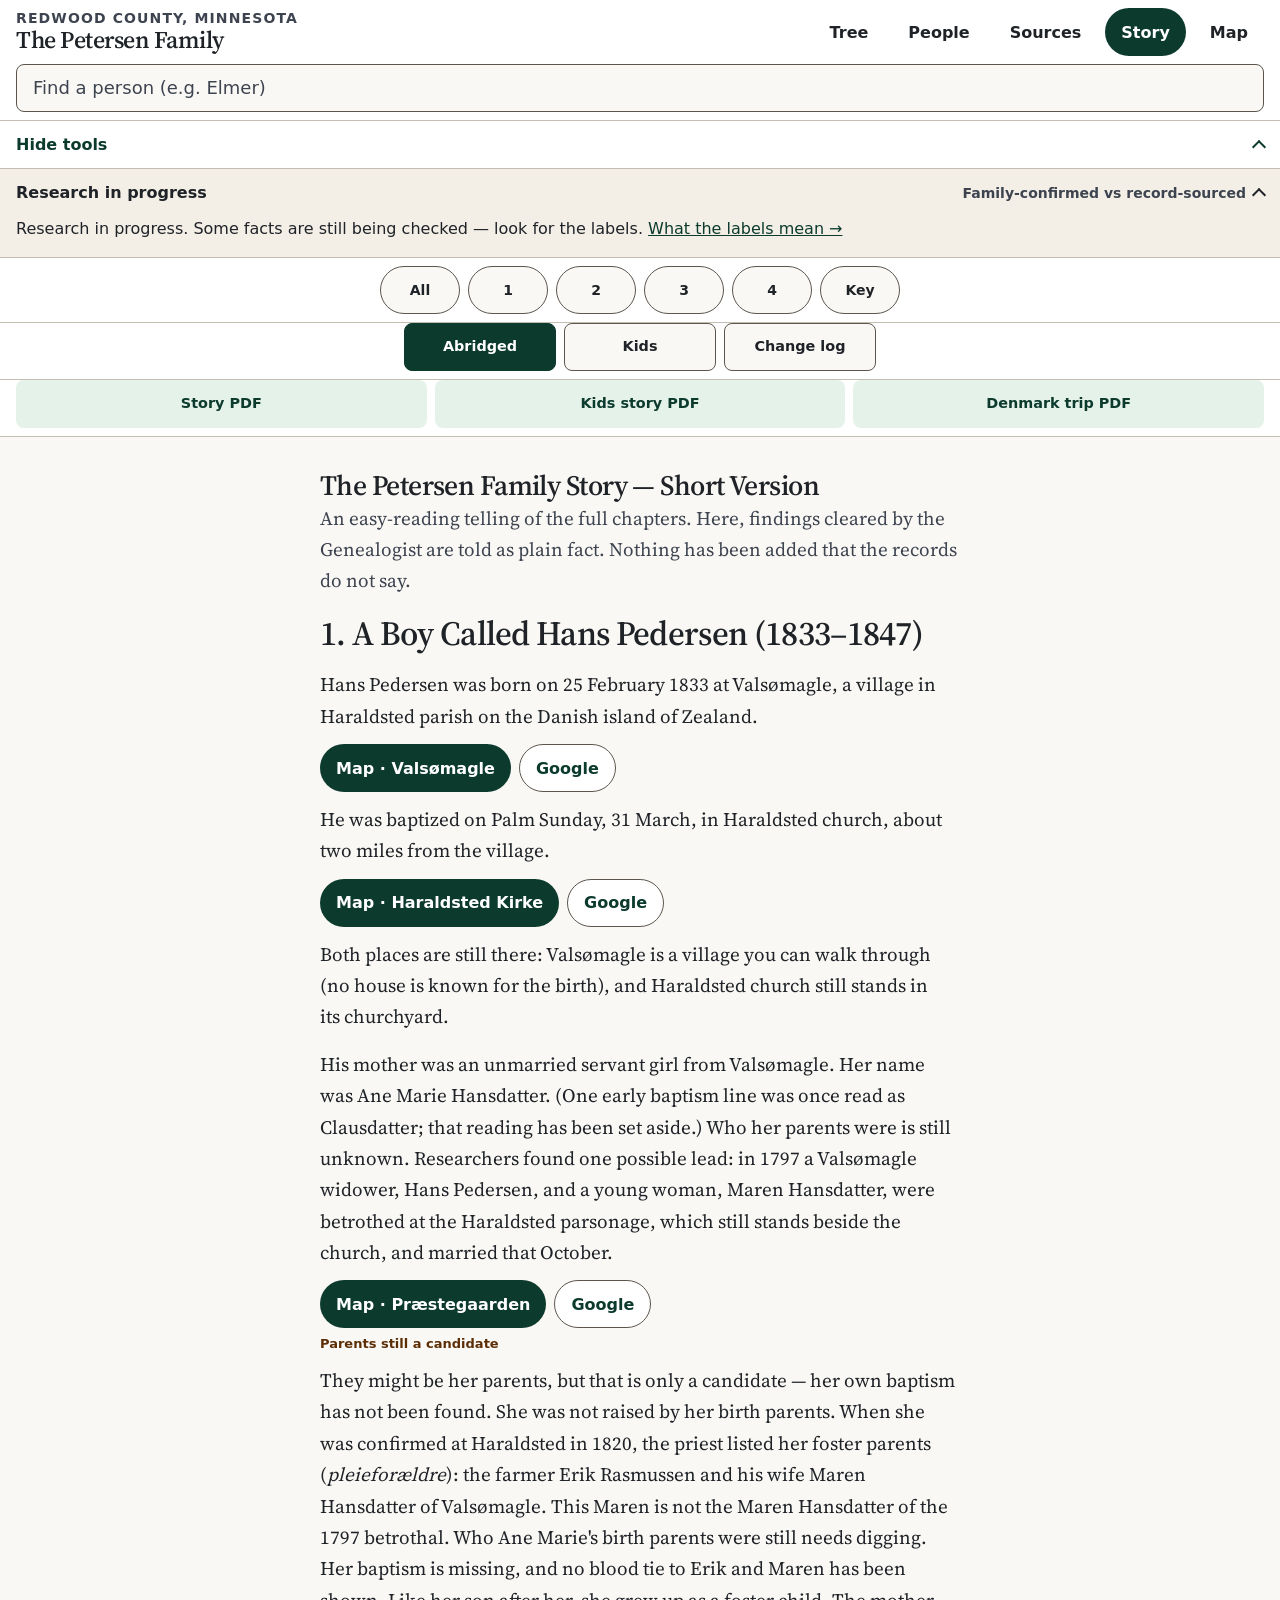
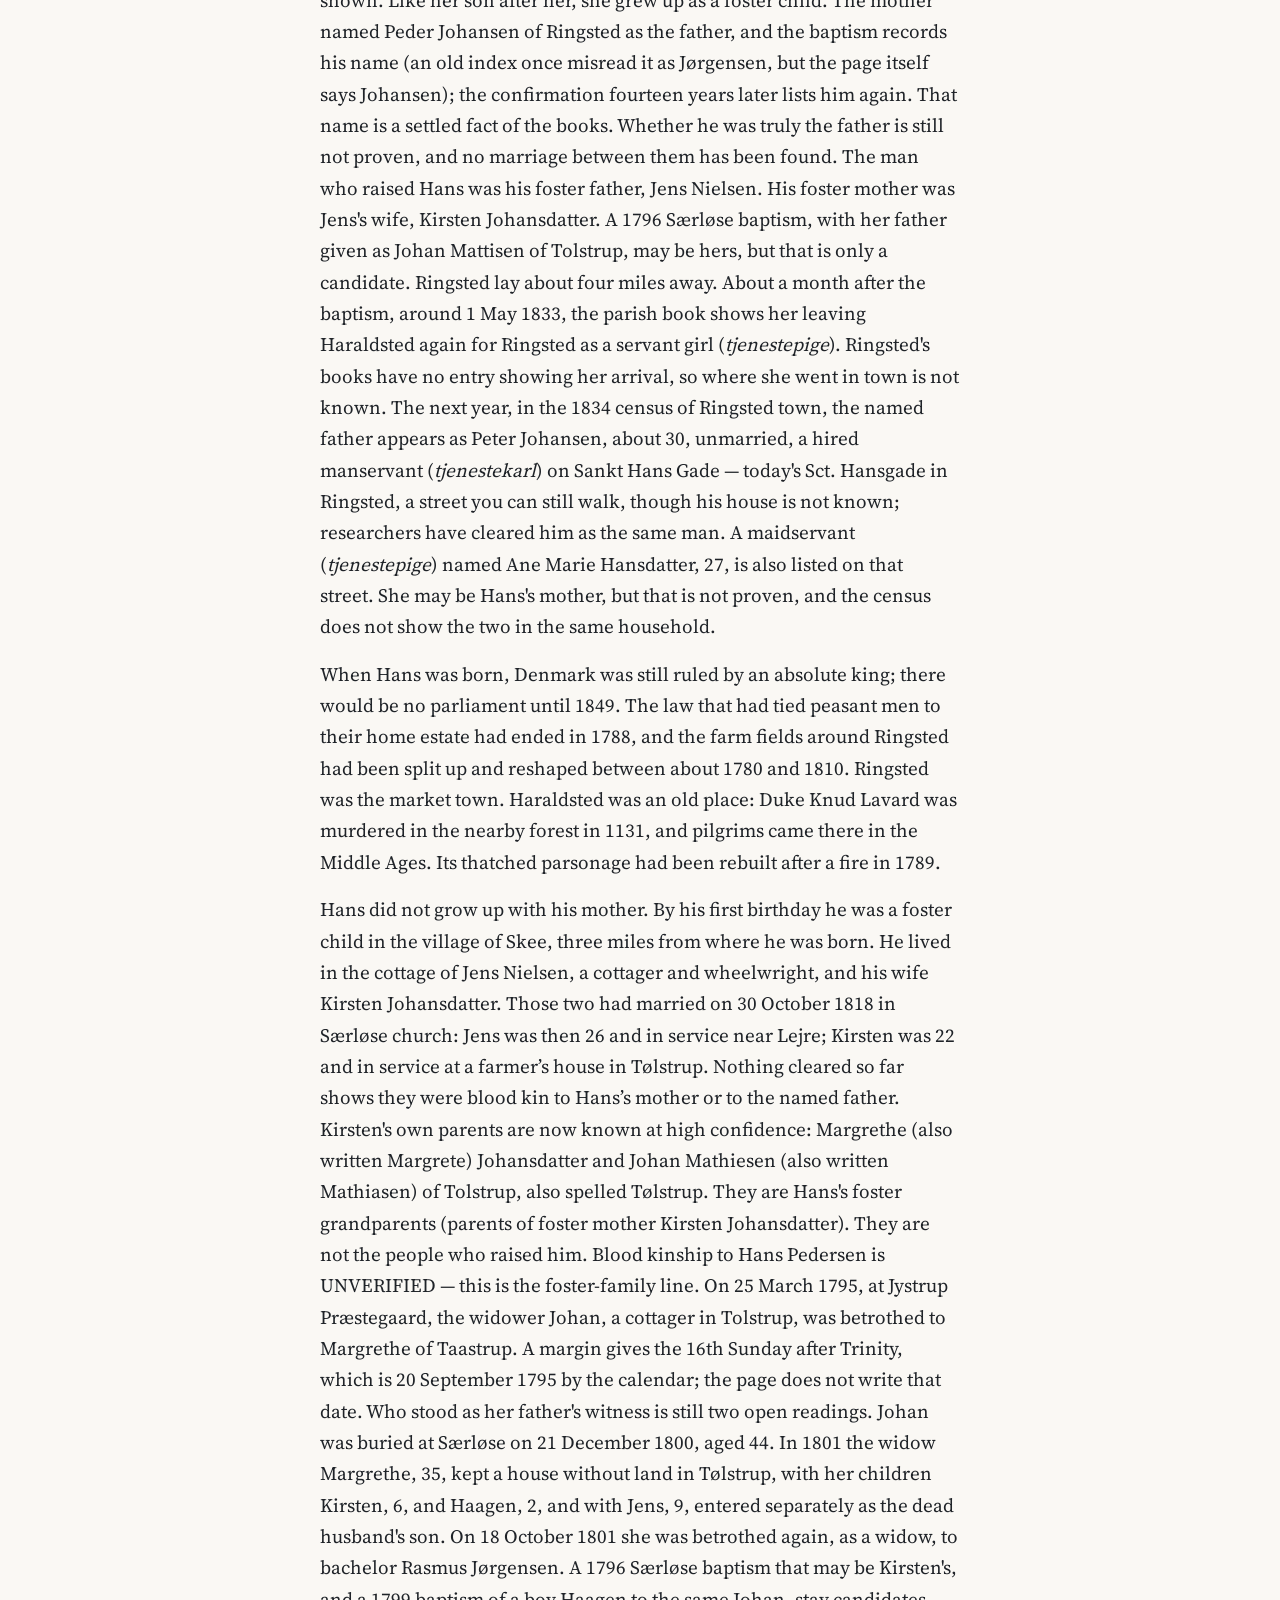
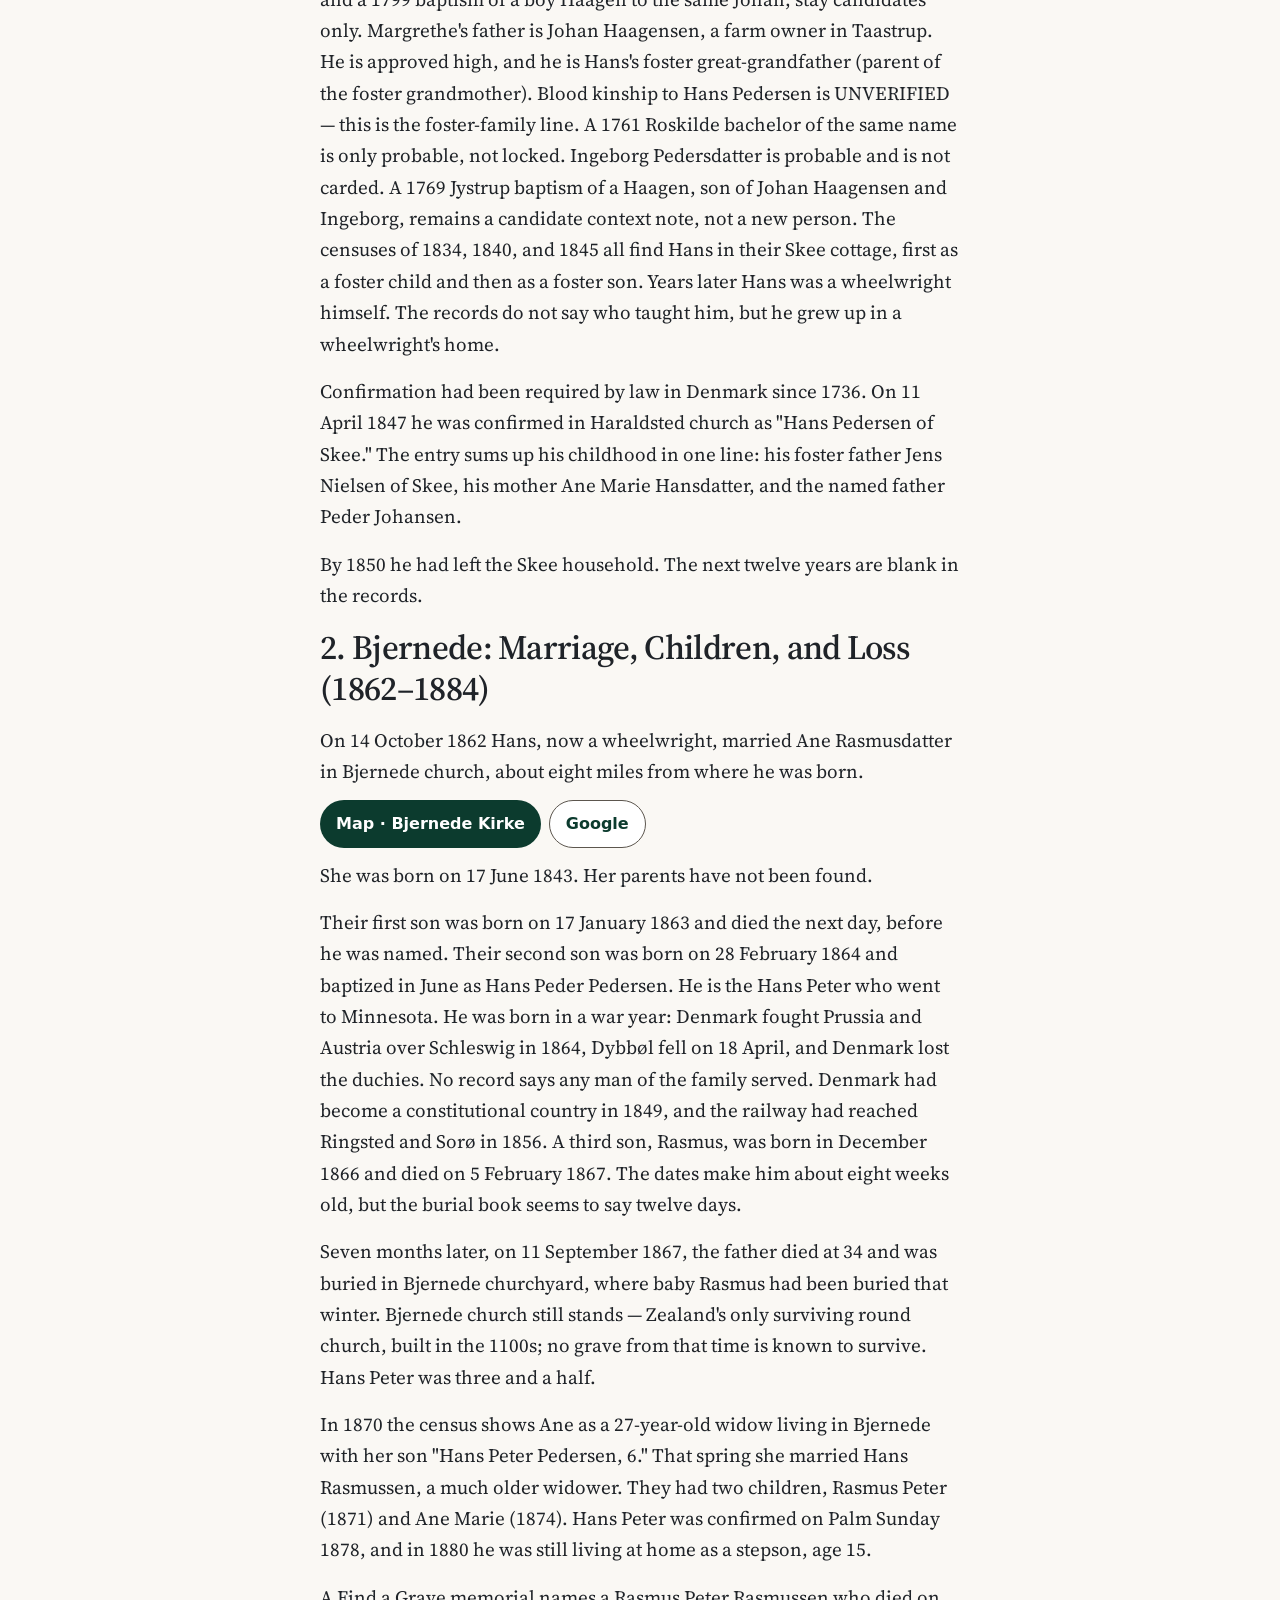
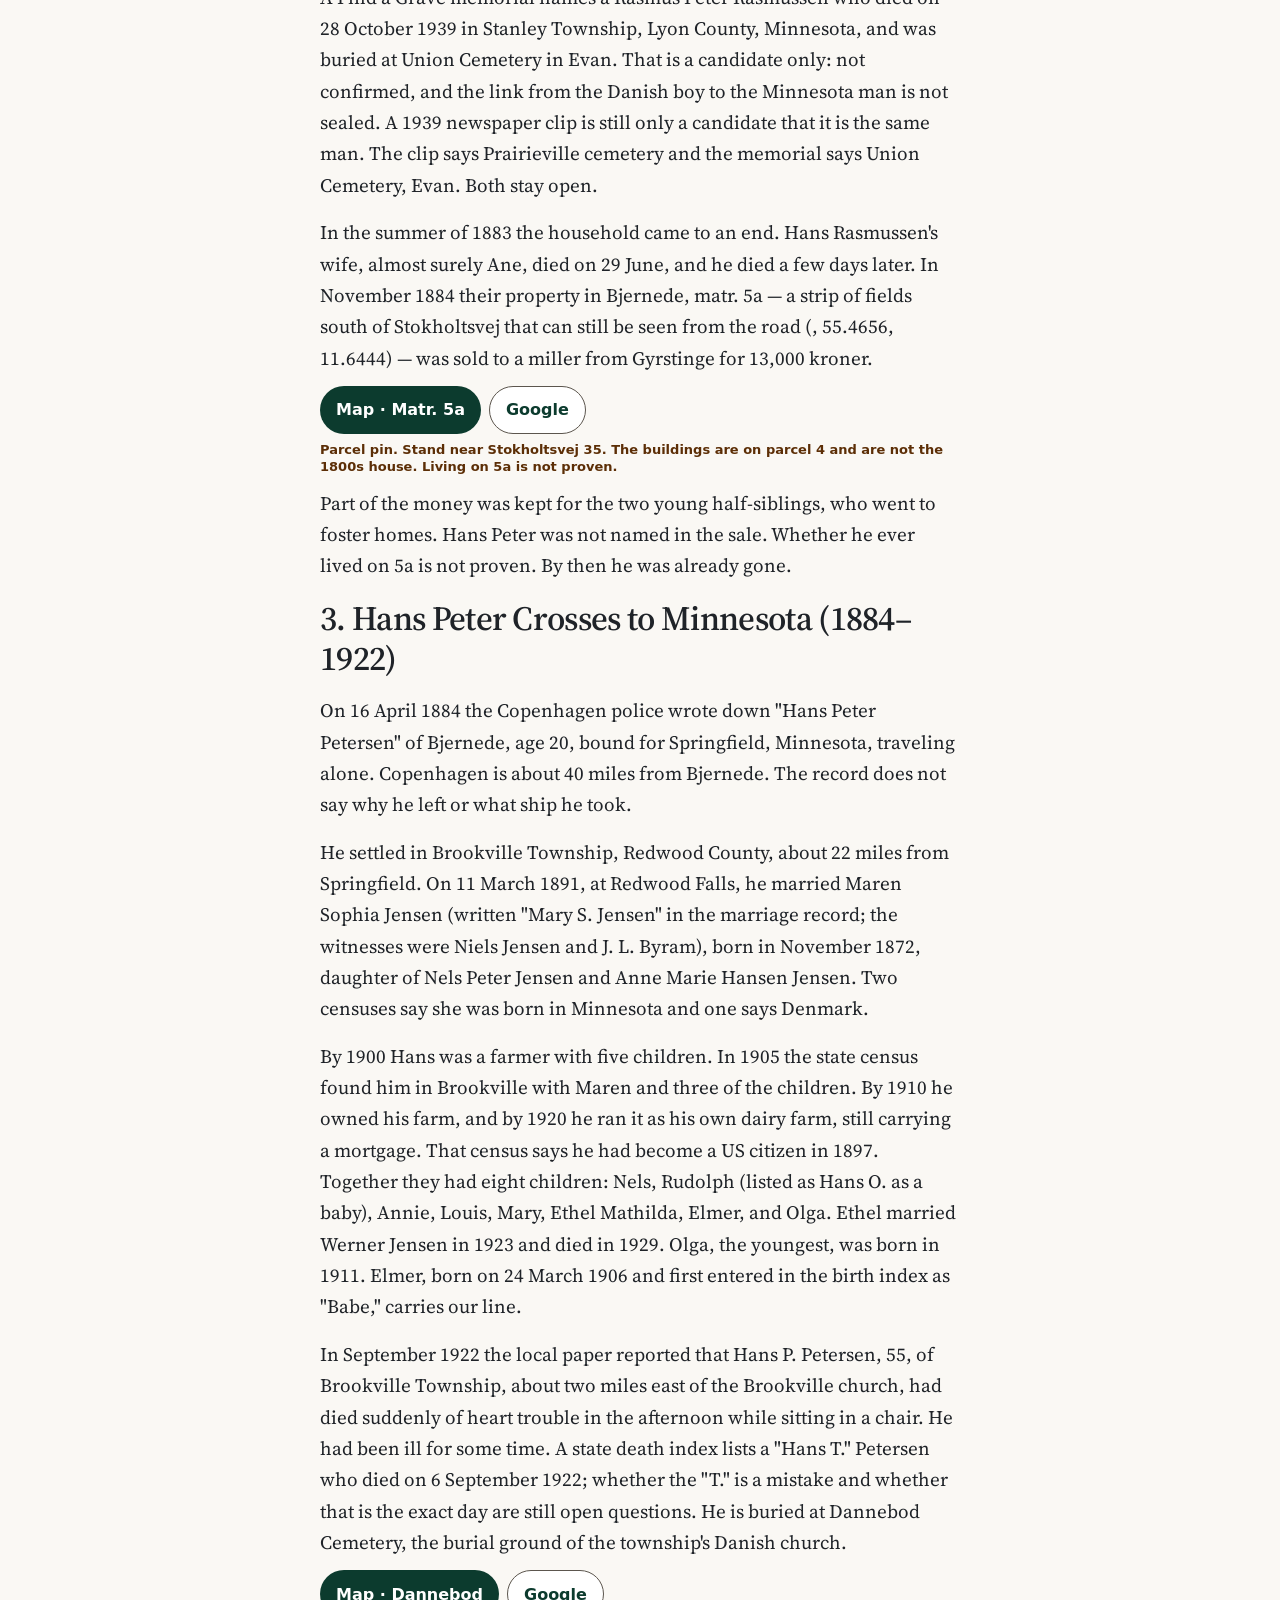
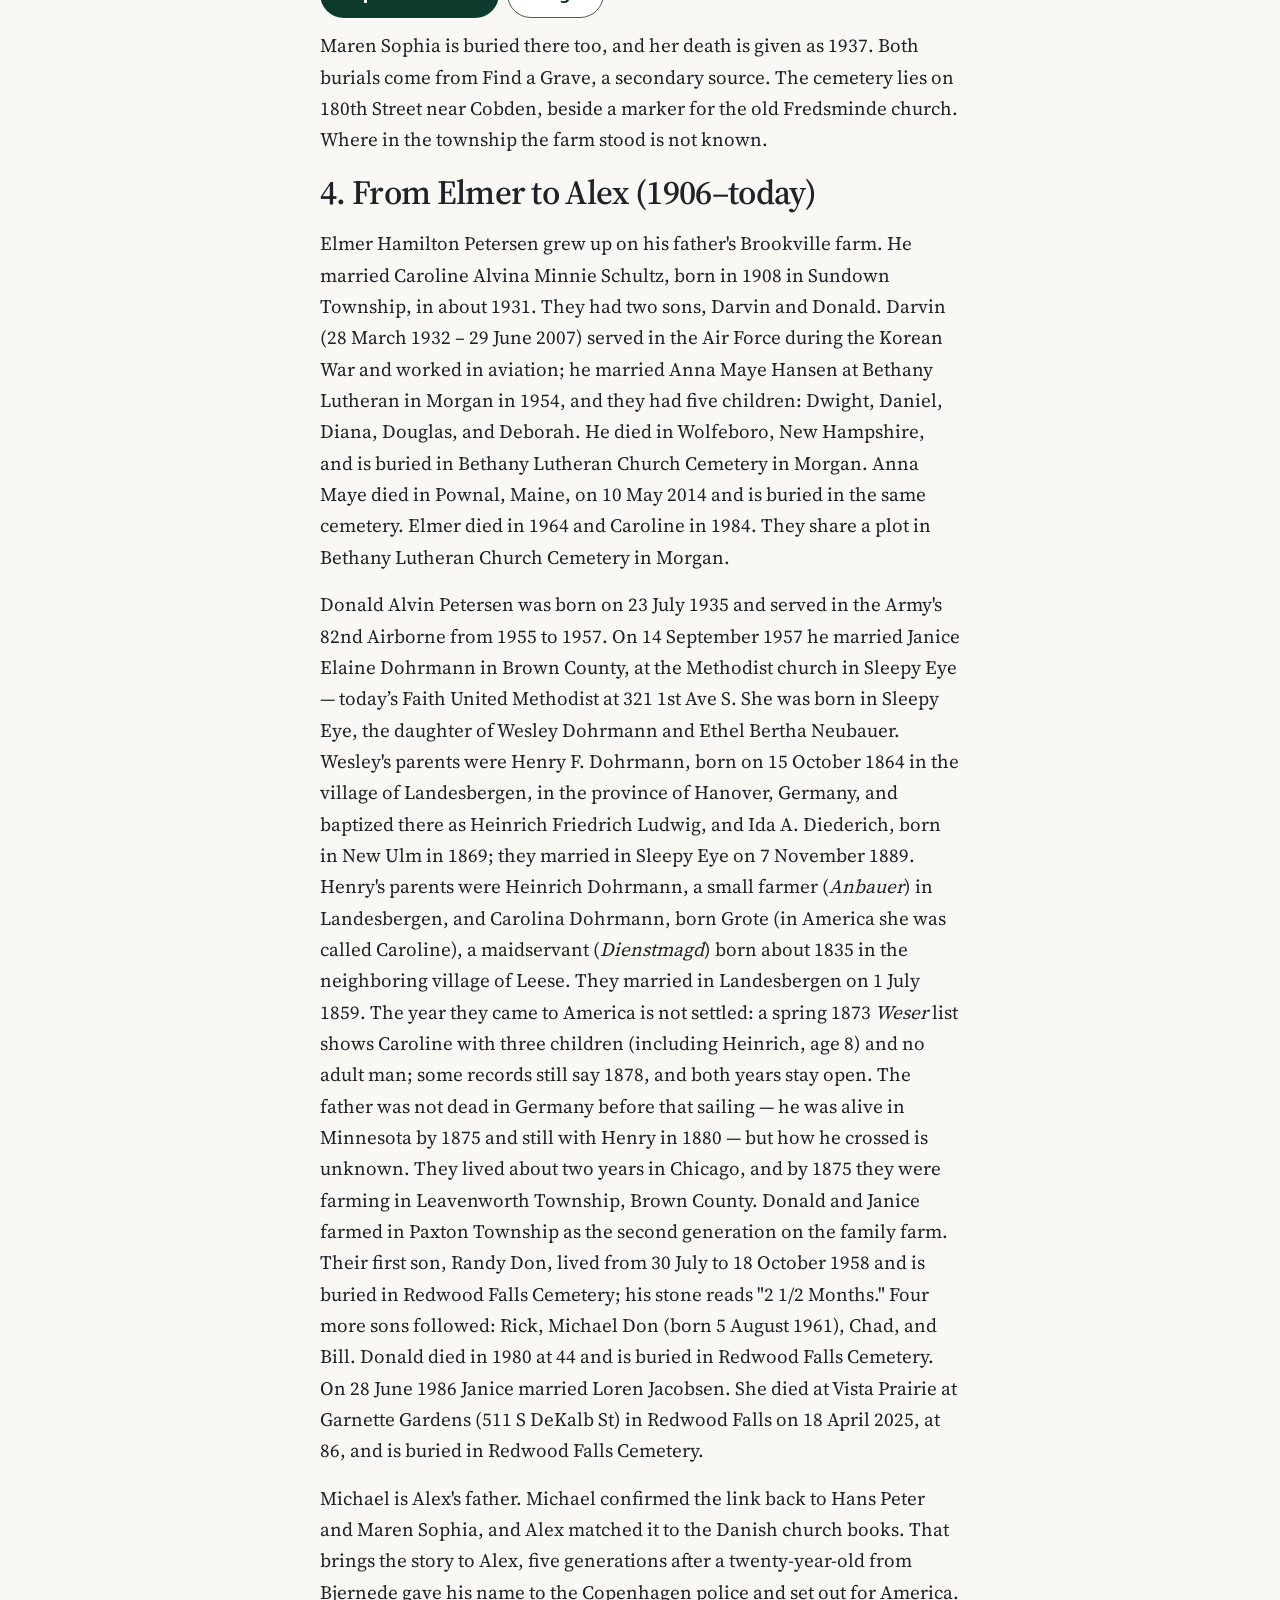
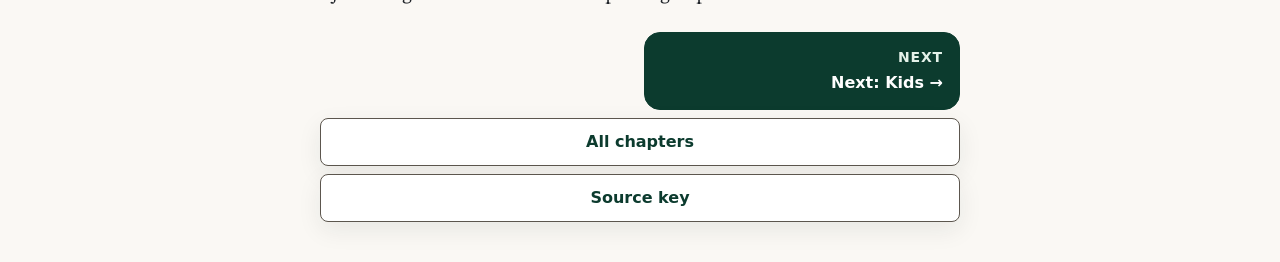
<file: story/abridged.html>
<!doctype html>
<html lang="en">
<head>
<meta charset="utf-8">
<title>The Petersen Family Story — Short Version · Petersen Family</title>
<meta name="viewport" content="width=device-width, initial-scale=1, viewport-fit=cover">
<meta name="color-scheme" content="light only">
<meta name="theme-color" content="#FAF8F4">
<meta name="description" content="The Petersen family of Redwood County, Minnesota.">
<meta property="og:site_name" content="Petersen Family Tree">
<meta property="og:title" content="The Petersen Family Story — Short Version · Petersen Family">
<meta property="og:description" content="The Petersen family of Redwood County, Minnesota.">
<meta property="og:type" content="website">
<meta property="og:url" content="https://alexpetersen88.github.io/petersen-family-tree/story/abridged.html">
<meta property="og:image" content="https://alexpetersen88.github.io/petersen-family-tree/og.png">
<meta property="og:image:width" content="1200">
<meta property="og:image:height" content="630">
<meta property="og:image:alt" content="The Petersen Family, Redwood County, Minnesota">
<meta name="twitter:card" content="summary_large_image">
<meta name="twitter:title" content="The Petersen Family Story — Short Version · Petersen Family">
<meta name="twitter:description" content="The Petersen family of Redwood County, Minnesota.">
<meta name="twitter:image" content="https://alexpetersen88.github.io/petersen-family-tree/og.png">
<link rel="canonical" href="https://alexpetersen88.github.io/petersen-family-tree/story/abridged.html">
<link rel="icon" href="data:image/svg+xml,%3Csvg xmlns='http://www.w3.org/2000/svg' viewBox='0 0 32 32'%3E%3Crect width='32' height='32' rx='6' fill='%230C3B2E'/%3E%3C/svg%3E">
<script>
try{var v=localStorage.getItem("petersen-story-tools");var tight=matchMedia("(max-width:800px), (max-height:700px)").matches;if(v==="hidden"||(v!=="shown"&&tight))document.documentElement.classList.add("story-tools-collapsed")}catch(e){}
</script>
<link rel="stylesheet" href="../style.css">
</head>
<body class="page story">
<a class="skip" href="#content">Skip to content</a>
<div class="sticky-chrome">
<header>
<div class="brand"><p class="eyebrow">Redwood County, Minnesota</p><p class="brand"><a href="../index.html#start">The Petersen Family</a></p></div>
<nav aria-label="Primary"><a data-nav="tree" href="../index.html#tree">Tree</a><a href="../people.html">People</a><a href="../sources.html">Sources</a><a class="on" aria-current="page" href="index.html">Story</a><a href="../map.html">Map</a></nav>
</header>
<button type="button" class="story-tools-toggle" id="storytoolstoggle" aria-expanded="true" aria-controls="storytools"><span class="when-open">Hide tools</span><span class="when-closed">Show tools</span></button>
<div id="storytools" class="story-tools">
<div class="banner"></div>
<nav class="story-jump" aria-label="Chapters"><a href="index.html" aria-label="All chapters">All</a><a href="01-hans-pedersen-childhood.html" aria-label="Chapter 1">1</a><a href="02-bjernede-parents-and-loss.html" aria-label="Chapter 2">2</a><a href="03-hans-peter-to-minnesota.html" aria-label="Chapter 3">3</a><a href="04-elmer-to-alex.html" aria-label="Chapter 4">4</a><a href="source-key.html" aria-label="Source key">Key</a></nav>
<nav class="story-companions" aria-label="Story companions"><a href="abridged.html" aria-current="page">Abridged</a><a href="kids.html">Kids</a><a href="change-log.html">Change log</a></nav>
<nav class="story-files" aria-label="Downloads">
<a href="../downloads/Petersen-Family-Story.pdf">Story PDF</a>
<a href="../downloads/Petersen-Family-Story-Kids.pdf">Kids story PDF</a>
<a href="../downloads/Denmark-Trip-Itinerary.pdf">Denmark trip PDF</a>
</nav>
</div>
<script>
(function(){var c=document.documentElement.classList.contains("story-tools-collapsed"),b=document.getElementById("storytoolstoggle"),t=document.getElementById("storytools");if(b)b.setAttribute("aria-expanded",c?"false":"true");if(t){if(c)t.setAttribute("hidden","");else t.removeAttribute("hidden")}})();
</script>
</div>
<main id="content" class="story-wrap">
<article class="chapter">
<h1>The Petersen Family Story — Short Version</h1>
<p class="dek">An easy-reading telling of the full chapters. Here, findings cleared by the Genealogist are told as plain fact. Nothing has been added that the records do not say.</p>
<h2>1. A Boy Called Hans Pedersen (1833–1847)</h2>
<p>Hans Pedersen was born on 25 February 1833 at Valsømagle, a village in Haraldsted parish on the Danish island of Zealand.<span class="map-links" role="group" aria-label="Map links for Valsømagle"><a class="map-link" href="https://www.openstreetmap.org/node/9956361203" target="_blank" rel="noopener noreferrer" aria-label="Open map of Valsømagle on OpenStreetMap">Map · Valsømagle</a><a class="map-link map-link-google" href="https://www.google.com/maps?q=55.4933219,11.8213452" target="_blank" rel="noopener noreferrer" aria-label="Google Maps for Valsømagle">Google</a></span> He was baptized on Palm Sunday, 31 March, in Haraldsted church, about two miles from the village.<span class="map-links" role="group" aria-label="Map links for Haraldsted Kirke and kirkegård"><a class="map-link" href="https://www.openstreetmap.org/way/264012020" target="_blank" rel="noopener noreferrer" aria-label="Open map of Haraldsted Kirke and kirkegård on OpenStreetMap">Map · Haraldsted Kirke</a><a class="map-link map-link-google" href="https://www.google.com/maps?q=55.4915324,11.7681618" target="_blank" rel="noopener noreferrer" aria-label="Google Maps for Haraldsted Kirke and kirkegård">Google</a></span> Both places are still there: Valsømagle is a village you can walk through (no house is known for the birth), and Haraldsted church still stands in its churchyard.</p>
<p>His mother was an unmarried servant girl from Valsømagle. Her name was Ane Marie Hansdatter. (One early baptism line was once read as Clausdatter; that reading has been set aside.) Who her parents were is still unknown. Researchers found one possible lead: in 1797 a Valsømagle widower, Hans Pedersen, and a young woman, Maren Hansdatter, were betrothed at the Haraldsted parsonage, which still stands beside the church, and married that October.<span class="map-links" role="group" aria-label="Haraldsted Præstegaarden. Place pin only. The couple as parents is still a candidate, not proven."><a class="map-link" href="https://www.openstreetmap.org/node/341232574" target="_blank" rel="noopener noreferrer" aria-label="Open map of Haraldsted Præstegaarden on OpenStreetMap">Map · Præstegaarden</a><a class="map-link map-link-google" href="https://www.google.com/maps?q=55.4910250,11.7692050" target="_blank" rel="noopener noreferrer" aria-label="Google Maps for Haraldsted Præstegaarden">Google</a><i class="map-caption">Parents still a candidate</i></span> They might be her parents, but that is only a candidate — her own baptism has not been found. She was not raised by her birth parents. When she was confirmed at Haraldsted in 1820, the priest listed her foster parents (<em>pleieforældre</em>): the farmer Erik Rasmussen and his wife Maren Hansdatter of Valsømagle. This Maren is not the Maren Hansdatter of the 1797 betrothal. Who Ane Marie&#x27;s birth parents were still needs digging. Her baptism is missing, and no blood tie to Erik and Maren has been shown. Like her son after her, she grew up as a foster child. The mother named Peder Johansen of Ringsted as the father, and the baptism records his name (an old index once misread it as Jørgensen, but the page itself says Johansen); the confirmation fourteen years later lists him again. That name is a settled fact of the books. Whether he was truly the father is still not proven, and no marriage between them has been found. The man who raised Hans was his foster father, Jens Nielsen. His foster mother was Jens&#x27;s wife, Kirsten Johansdatter. A 1796 Særløse baptism, with her father given as Johan Mattisen of Tolstrup, may be hers, but that is only a candidate. Ringsted lay about four miles away. About a month after the baptism, around 1 May 1833, the parish book shows her leaving Haraldsted again for Ringsted as a servant girl (<em>tjenestepige</em>). Ringsted&#x27;s books have no entry showing her arrival, so where she went in town is not known. The next year, in the 1834 census of Ringsted town, the named father appears as Peter Johansen, about 30, unmarried, a hired manservant (<em>tjenestekarl</em>) on Sankt Hans Gade — today&#x27;s Sct. Hansgade in Ringsted, a street you can still walk, though his house is not known; researchers have cleared him as the same man. A maidservant (<em>tjenestepige</em>) named Ane Marie Hansdatter, 27, is also listed on that street. She may be Hans&#x27;s mother, but that is not proven, and the census does not show the two in the same household.</p>
<p>When Hans was born, Denmark was still ruled by an absolute king; there would be no parliament until 1849. The law that had tied peasant men to their home estate had ended in 1788, and the farm fields around Ringsted had been split up and reshaped between about 1780 and 1810. Ringsted was the market town. Haraldsted was an old place: Duke Knud Lavard was murdered in the nearby forest in 1131, and pilgrims came there in the Middle Ages. Its thatched parsonage had been rebuilt after a fire in 1789.</p>
<p>Hans did not grow up with his mother. By his first birthday he was a foster child in the village of Skee, three miles from where he was born. He lived in the cottage of Jens Nielsen, a cottager and wheelwright, and his wife Kirsten Johansdatter. Those two had married on 30 October 1818 in Særløse church: Jens was then 26 and in service near Lejre; Kirsten was 22 and in service at a farmer’s house in Tølstrup. Nothing cleared so far shows they were blood kin to Hans’s mother or to the named father. Kirsten&#x27;s own parents are now known at high confidence: Margrethe (also written Margrete) Johansdatter and Johan Mathiesen (also written Mathiasen) of Tolstrup, also spelled Tølstrup. They are Hans&#x27;s foster grandparents (parents of foster mother Kirsten Johansdatter). They are not the people who raised him. Blood kinship to Hans Pedersen is UNVERIFIED — this is the foster-family line. On 25 March 1795, at Jystrup Præstegaard, the widower Johan, a cottager in Tolstrup, was betrothed to Margrethe of Taastrup. A margin gives the 16th Sunday after Trinity, which is 20 September 1795 by the calendar; the page does not write that date. Who stood as her father&#x27;s witness is still two open readings. Johan was buried at Særløse on 21 December 1800, aged 44. In 1801 the widow Margrethe, 35, kept a house without land in Tølstrup, with her children Kirsten, 6, and Haagen, 2, and with Jens, 9, entered separately as the dead husband&#x27;s son. On 18 October 1801 she was betrothed again, as a widow, to bachelor Rasmus Jørgensen. A 1796 Særløse baptism that may be Kirsten&#x27;s, and a 1799 baptism of a boy Haagen to the same Johan, stay candidates only. Margrethe&#x27;s father is Johan Haagensen, a farm owner in Taastrup. He is approved high, and he is Hans&#x27;s foster great-grandfather (parent of the foster grandmother). Blood kinship to Hans Pedersen is UNVERIFIED — this is the foster-family line. A 1761 Roskilde bachelor of the same name is only probable, not locked. Ingeborg Pedersdatter is probable and is not carded. A 1769 Jystrup baptism of a Haagen, son of Johan Haagensen and Ingeborg, remains a candidate context note, not a new person. The censuses of 1834, 1840, and 1845 all find Hans in their Skee cottage, first as a foster child and then as a foster son. Years later Hans was a wheelwright himself. The records do not say who taught him, but he grew up in a wheelwright&#x27;s home.</p>
<p>Confirmation had been required by law in Denmark since 1736. On 11 April 1847 he was confirmed in Haraldsted church as &quot;Hans Pedersen of Skee.&quot; The entry sums up his childhood in one line: his foster father Jens Nielsen of Skee, his mother Ane Marie Hansdatter, and the named father Peder Johansen.</p>
<p>By 1850 he had left the Skee household. The next twelve years are blank in the records.</p>
<h2>2. Bjernede: Marriage, Children, and Loss (1862–1884)</h2>
<p>On 14 October 1862 Hans, now a wheelwright, married Ane Rasmusdatter in Bjernede church, about eight miles from where he was born.<span class="map-links" role="group" aria-label="Map links for Bjernede Kirke"><a class="map-link" href="https://www.openstreetmap.org/way/264012018" target="_blank" rel="noopener noreferrer" aria-label="Open map of Bjernede Kirke on OpenStreetMap">Map · Bjernede Kirke</a><a class="map-link map-link-google" href="https://www.google.com/maps/search/?api=1&amp;query=Bjernede+Kirke+Bjernede+Kirkevej+1A+4180+Sor%C3%B8" target="_blank" rel="noopener noreferrer" aria-label="Google Maps for Bjernede Kirke">Google</a></span> She was born on 17 June 1843. Her parents have not been found.</p>
<p>Their first son was born on 17 January 1863 and died the next day, before he was named. Their second son was born on 28 February 1864 and baptized in June as Hans Peder Pedersen. He is the Hans Peter who went to Minnesota. He was born in a war year: Denmark fought Prussia and Austria over Schleswig in 1864, Dybbøl fell on 18 April, and Denmark lost the duchies. No record says any man of the family served. Denmark had become a constitutional country in 1849, and the railway had reached Ringsted and Sorø in 1856. A third son, Rasmus, was born in December 1866 and died on 5 February 1867. The dates make him about eight weeks old, but the burial book seems to say twelve days.</p>
<p>Seven months later, on 11 September 1867, the father died at 34 and was buried in Bjernede churchyard, where baby Rasmus had been buried that winter. Bjernede church still stands — Zealand&#x27;s only surviving round church, built in the 1100s; no grave from that time is known to survive. Hans Peter was three and a half.</p>
<p>In 1870 the census shows Ane as a 27-year-old widow living in Bjernede with her son &quot;Hans Peter Pedersen, 6.&quot; That spring she married Hans Rasmussen, a much older widower. They had two children, Rasmus Peter (1871) and Ane Marie (1874). Hans Peter was confirmed on Palm Sunday 1878, and in 1880 he was still living at home as a stepson, age 15.</p>
<p>A Find a Grave memorial names a Rasmus Peter Rasmussen who died on 28 October 1939 in Stanley Township, Lyon County, Minnesota, and was buried at Union Cemetery in Evan. That is a candidate only: not confirmed, and the link from the Danish boy to the Minnesota man is not sealed. A 1939 newspaper clip is still only a candidate that it is the same man. The clip says Prairieville cemetery and the memorial says Union Cemetery, Evan. Both stay open.</p>
<p>In the summer of 1883 the household came to an end. Hans Rasmussen&#x27;s wife, almost surely Ane, died on 29 June, and he died a few days later. In November 1884 their property in Bjernede, matr. 5a — a strip of fields south of Stokholtsvej that can still be seen from the road (, 55.4656, 11.6444) — was sold to a miller from Gyrstinge for 13,000 kroner.<span class="map-links" role="group" aria-label="Matr. 5a Bjernede Huse. Parcel pin. Stand near Stokholtsvej 35. The buildings are on parcel 4 and are not the 1800s house. Living on 5a is not proven."><a class="map-link" href="https://www.openstreetmap.org/?mlat=55.4656&amp;mlon=11.6444#map=17/55.4656/11.6444" target="_blank" rel="noopener noreferrer" aria-label="Open map of Matr. 5a Bjernede Huse on OpenStreetMap">Map · Matr. 5a</a><a class="map-link map-link-google" href="https://www.google.com/maps?q=55.4656,11.6444" target="_blank" rel="noopener noreferrer" aria-label="Google Maps for Matr. 5a Bjernede Huse">Google</a><i class="map-caption">Parcel pin. Stand near Stokholtsvej 35. The buildings are on parcel 4 and are not the 1800s house. Living on 5a is not proven.</i></span> Part of the money was kept for the two young half-siblings, who went to foster homes. Hans Peter was not named in the sale. Whether he ever lived on 5a is not proven. By then he was already gone.</p>
<h2>3. Hans Peter Crosses to Minnesota (1884–1922)</h2>
<p>On 16 April 1884 the Copenhagen police wrote down &quot;Hans Peter Petersen&quot; of Bjernede, age 20, bound for Springfield, Minnesota, traveling alone. Copenhagen is about 40 miles from Bjernede. The record does not say why he left or what ship he took.</p>
<p>He settled in Brookville Township, Redwood County, about 22 miles from Springfield. On 11 March 1891, at Redwood Falls, he married Maren Sophia Jensen (written &quot;Mary S. Jensen&quot; in the marriage record; the witnesses were Niels Jensen and J. L. Byram), born in November 1872, daughter of Nels Peter Jensen and Anne Marie Hansen Jensen. Two censuses say she was born in Minnesota and one says Denmark.</p>
<p>By 1900 Hans was a farmer with five children. In 1905 the state census found him in Brookville with Maren and three of the children. By 1910 he owned his farm, and by 1920 he ran it as his own dairy farm, still carrying a mortgage. That census says he had become a US citizen in 1897. Together they had eight children: Nels, Rudolph (listed as Hans O. as a baby), Annie, Louis, Mary, Ethel Mathilda, Elmer, and Olga. Ethel married Werner Jensen in 1923 and died in 1929. Olga, the youngest, was born in 1911. Elmer, born on 24 March 1906 and first entered in the birth index as &quot;Babe,&quot; carries our line.</p>
<p>In September 1922 the local paper reported that Hans P. Petersen, 55, of Brookville Township, about two miles east of the Brookville church, had died suddenly of heart trouble in the afternoon while sitting in a chair. He had been ill for some time. A state death index lists a &quot;Hans T.&quot; Petersen who died on 6 September 1922; whether the &quot;T.&quot; is a mistake and whether that is the exact day are still open questions. He is buried at Dannebod Cemetery, the burial ground of the township&#x27;s Danish church.<span class="map-links" role="group" aria-label="Map links for Dannebod Cemetery"><a class="map-link" href="https://www.openstreetmap.org/?mlat=44.31115&amp;mlon=-94.89040#map=16/44.31115/-94.89040" target="_blank" rel="noopener noreferrer" aria-label="Open map of Dannebod Cemetery on OpenStreetMap">Map · Dannebod</a><a class="map-link map-link-google" href="https://www.google.com/maps?q=44.31115,-94.89040" target="_blank" rel="noopener noreferrer" aria-label="Google Maps for Dannebod Cemetery">Google</a></span> Maren Sophia is buried there too, and her death is given as 1937. Both burials come from Find a Grave, a secondary source. The cemetery lies on 180th Street near Cobden, beside a marker for the old Fredsminde church. Where in the township the farm stood is not known.</p>
<h2>4. From Elmer to Alex (1906–today)</h2>
<p>Elmer Hamilton Petersen grew up on his father&#x27;s Brookville farm. He married Caroline Alvina Minnie Schultz, born in 1908 in Sundown Township, in about 1931. They had two sons, Darvin and Donald. Darvin (28 March 1932 – 29 June 2007) served in the Air Force during the Korean War and worked in aviation; he married Anna Maye Hansen at Bethany Lutheran in Morgan in 1954, and they had five children: Dwight, Daniel, Diana, Douglas, and Deborah. He died in Wolfeboro, New Hampshire, and is buried in Bethany Lutheran Church Cemetery in Morgan. Anna Maye died in Pownal, Maine, on 10 May 2014 and is buried in the same cemetery. Elmer died in 1964 and Caroline in 1984. They share a plot in Bethany Lutheran Church Cemetery in Morgan.</p>
<p>Donald Alvin Petersen was born on 23 July 1935 and served in the Army&#x27;s 82nd Airborne from 1955 to 1957. On 14 September 1957 he married Janice Elaine Dohrmann in Brown County, at the Methodist church in Sleepy Eye — today’s Faith United Methodist at 321 1st Ave S. She was born in Sleepy Eye, the daughter of Wesley Dohrmann and Ethel Bertha Neubauer. Wesley&#x27;s parents were Henry F. Dohrmann, born on 15 October 1864 in the village of Landesbergen, in the province of Hanover, Germany, and baptized there as Heinrich Friedrich Ludwig, and Ida A. Diederich, born in New Ulm in 1869; they married in Sleepy Eye on 7 November 1889. Henry&#x27;s parents were Heinrich Dohrmann, a small farmer (<em>Anbauer</em>) in Landesbergen, and Carolina Dohrmann, born Grote (in America she was called Caroline), a maidservant (<em>Dienstmagd</em>) born about 1835 in the neighboring village of Leese. They married in Landesbergen on 1 July 1859. The year they came to America is not settled: a spring 1873 <em>Weser</em> list shows Caroline with three children (including Heinrich, age 8) and no adult man; some records still say 1878, and both years stay open. The father was not dead in Germany before that sailing — he was alive in Minnesota by 1875 and still with Henry in 1880 — but how he crossed is unknown. They lived about two years in Chicago, and by 1875 they were farming in Leavenworth Township, Brown County. Donald and Janice farmed in Paxton Township as the second generation on the family farm. Their first son, Randy Don, lived from 30 July to 18 October 1958 and is buried in Redwood Falls Cemetery; his stone reads &quot;2 1/2 Months.&quot; Four more sons followed: Rick, Michael Don (born 5 August 1961), Chad, and Bill. Donald died in 1980 at 44 and is buried in Redwood Falls Cemetery. On 28 June 1986 Janice married Loren Jacobsen. She died at Vista Prairie at Garnette Gardens (511 S DeKalb St) in Redwood Falls on 18 April 2025, at 86, and is buried in Redwood Falls Cemetery.</p>
<p>Michael is Alex&#x27;s father. Michael confirmed the link back to Hans Peter and Maren Sophia, and Alex matched it to the Danish church books. That brings the story to Alex, five generations after a twenty-year-old from Bjernede gave his name to the Copenhagen police and set out for America.</p>
</article>
<nav class="pager" aria-label="More of the story">
<a class="next" href="kids.html"><span class="dir">Next</span><span class="label">Next: Kids →</span></a>
<a class="keylink" href="index.html">All chapters</a>
<a class="keylink" href="source-key.html">Source key</a>
</nav>
</main>
<script src="../data.js"></script>
<script src="../common.js"></script>
<script src="../lineage.js"></script>
<script src="../finder.js"></script>
</body>
</html>
</file>
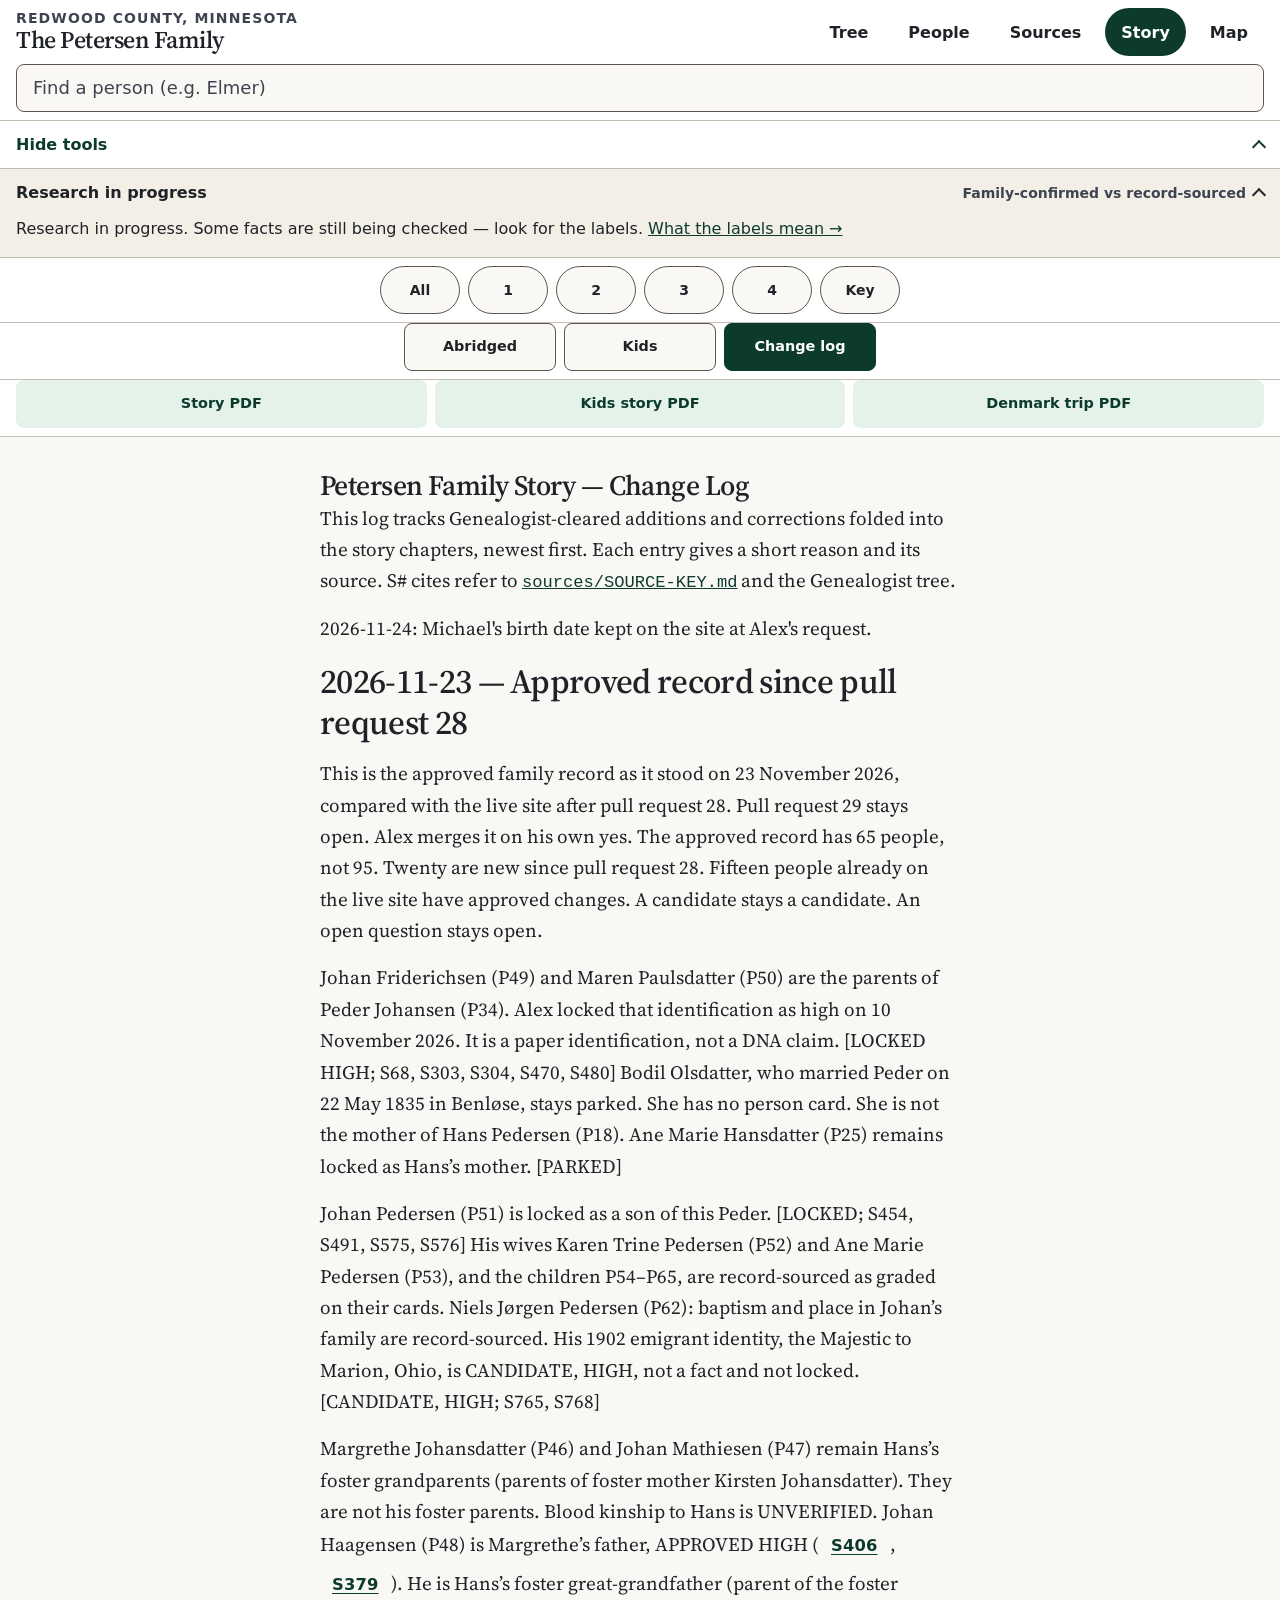
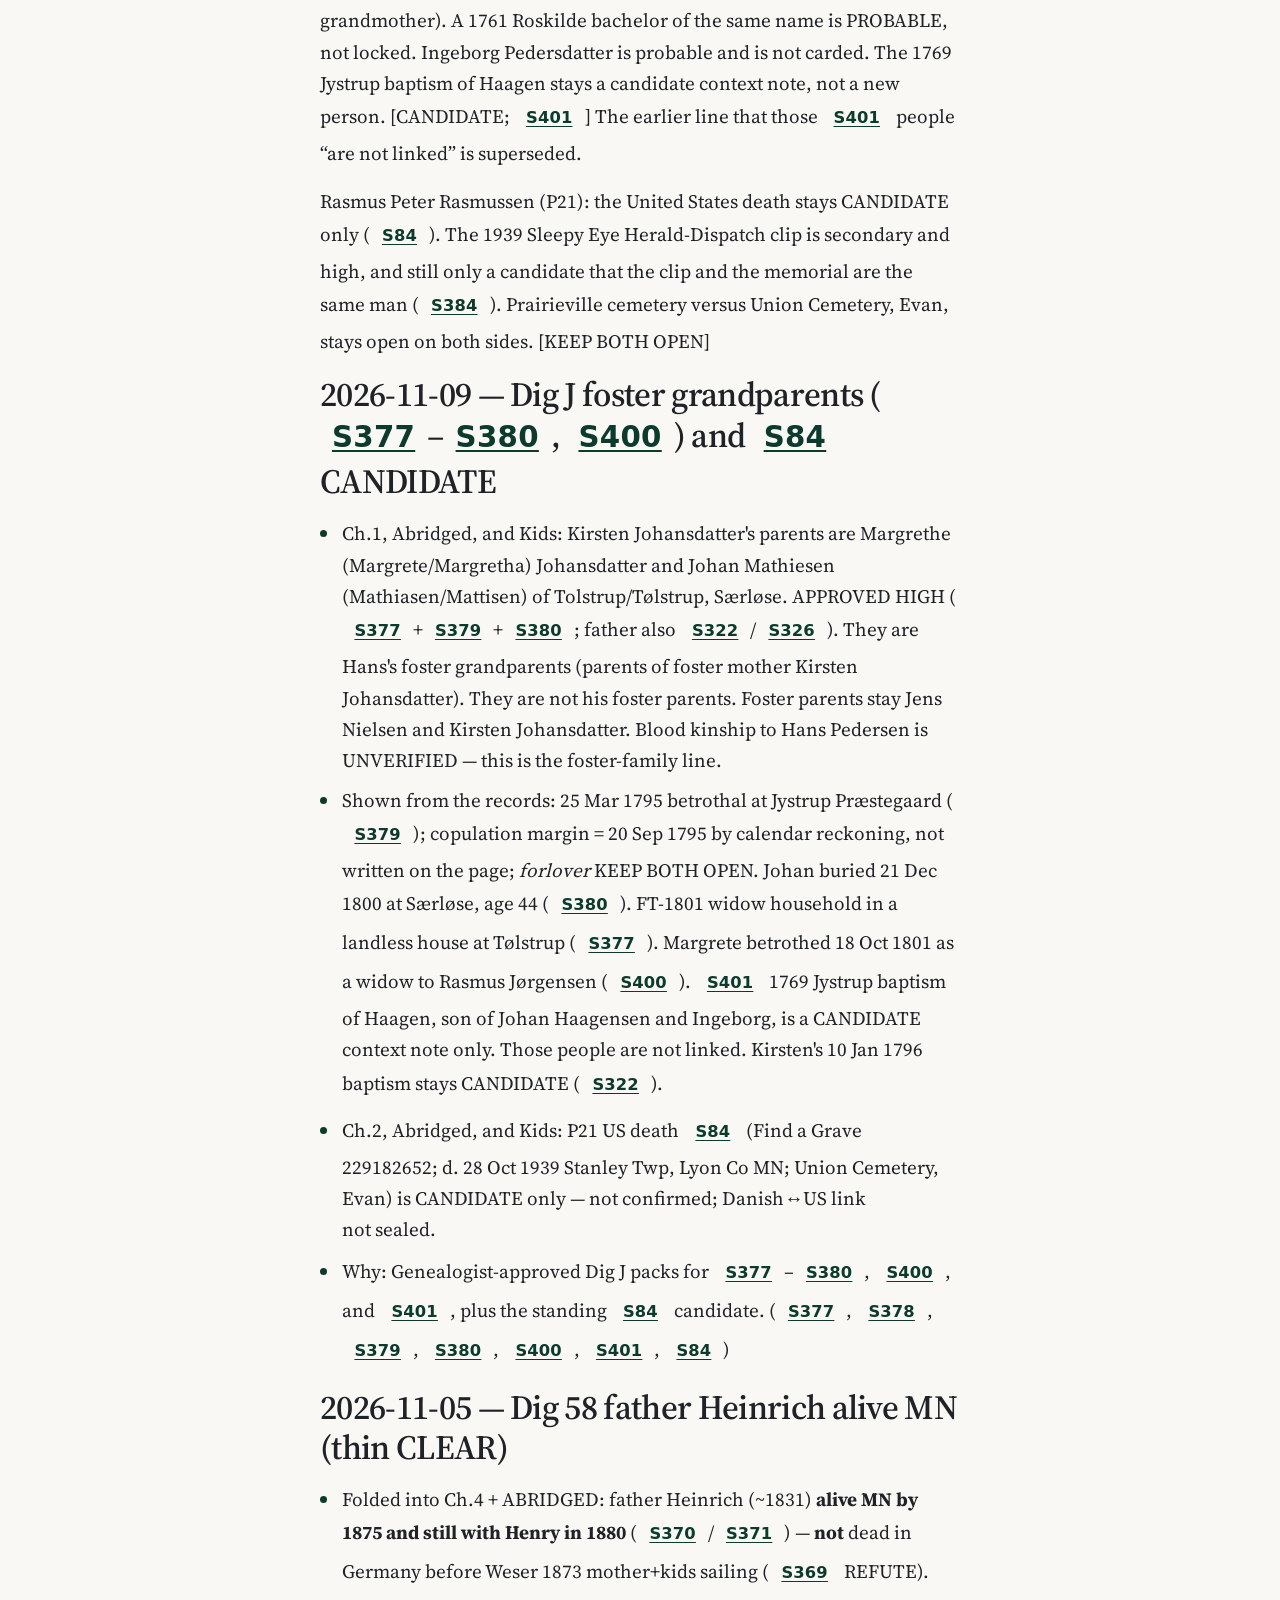
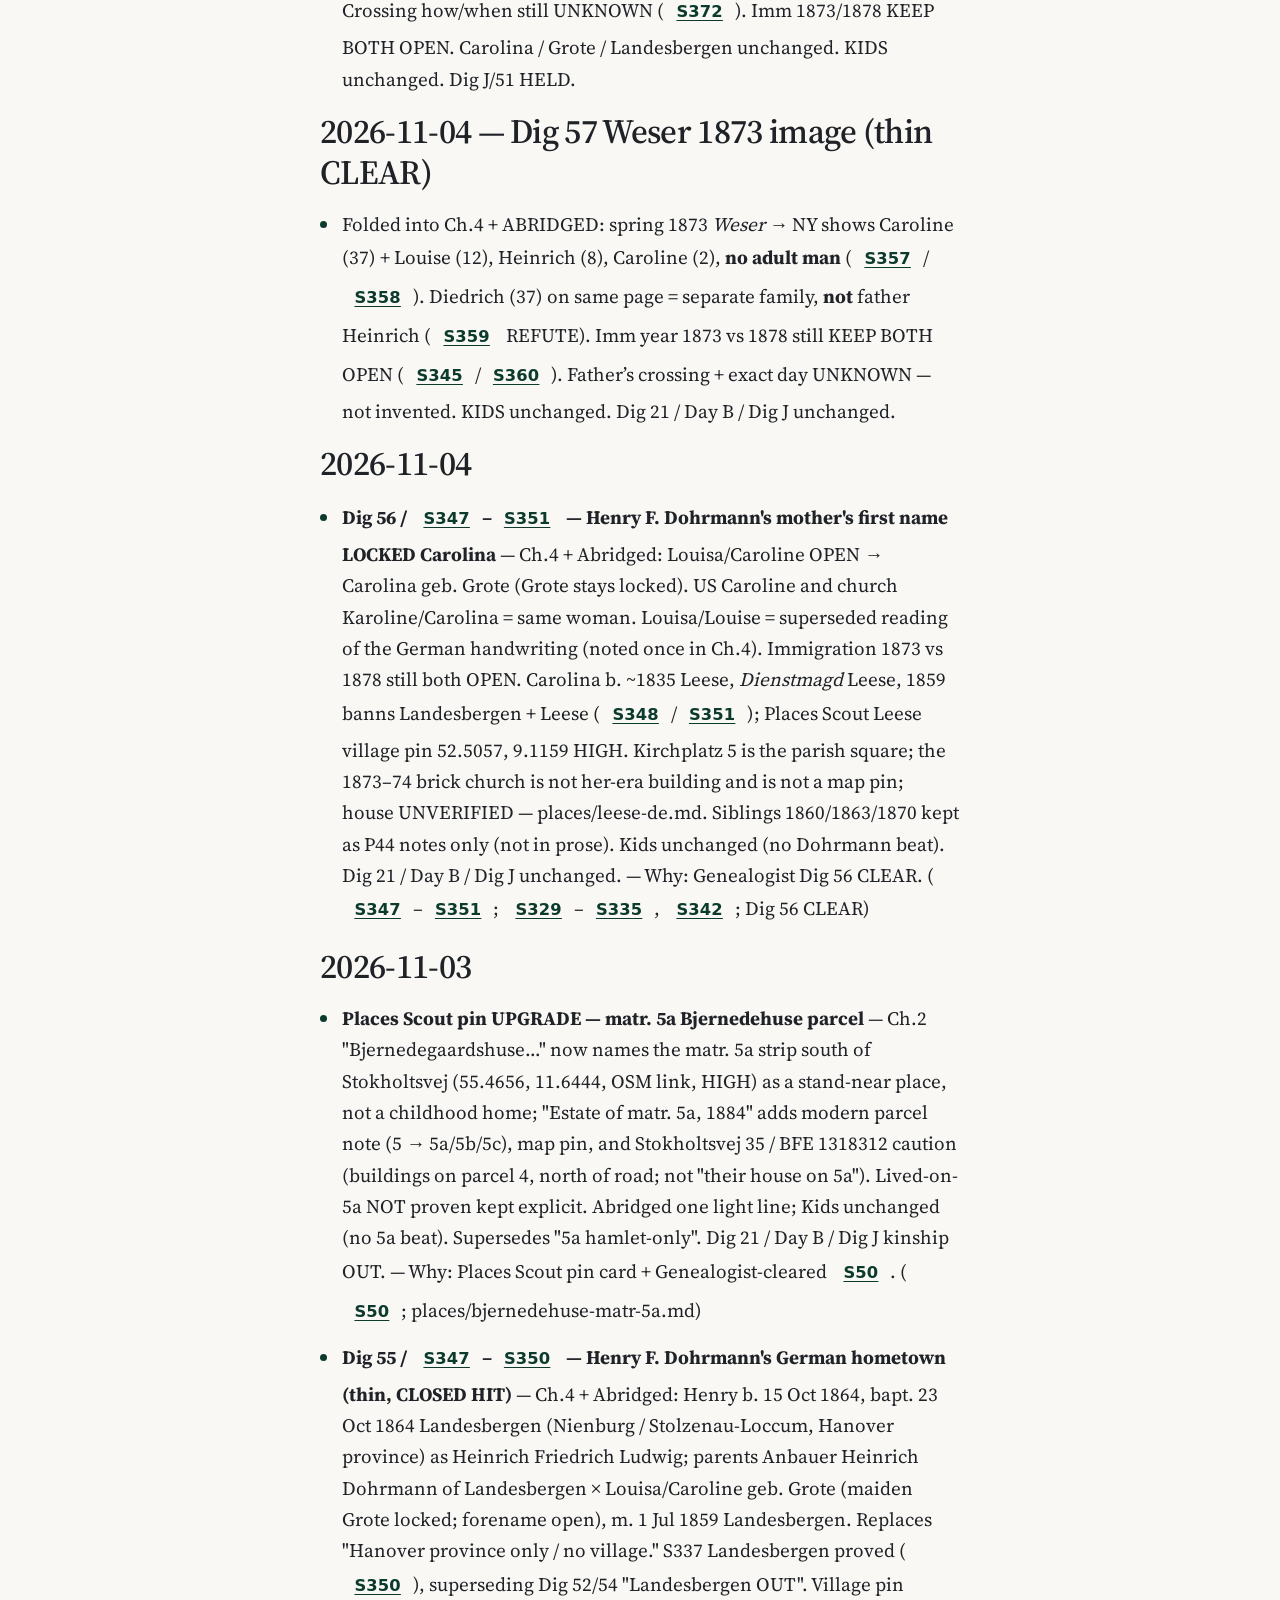
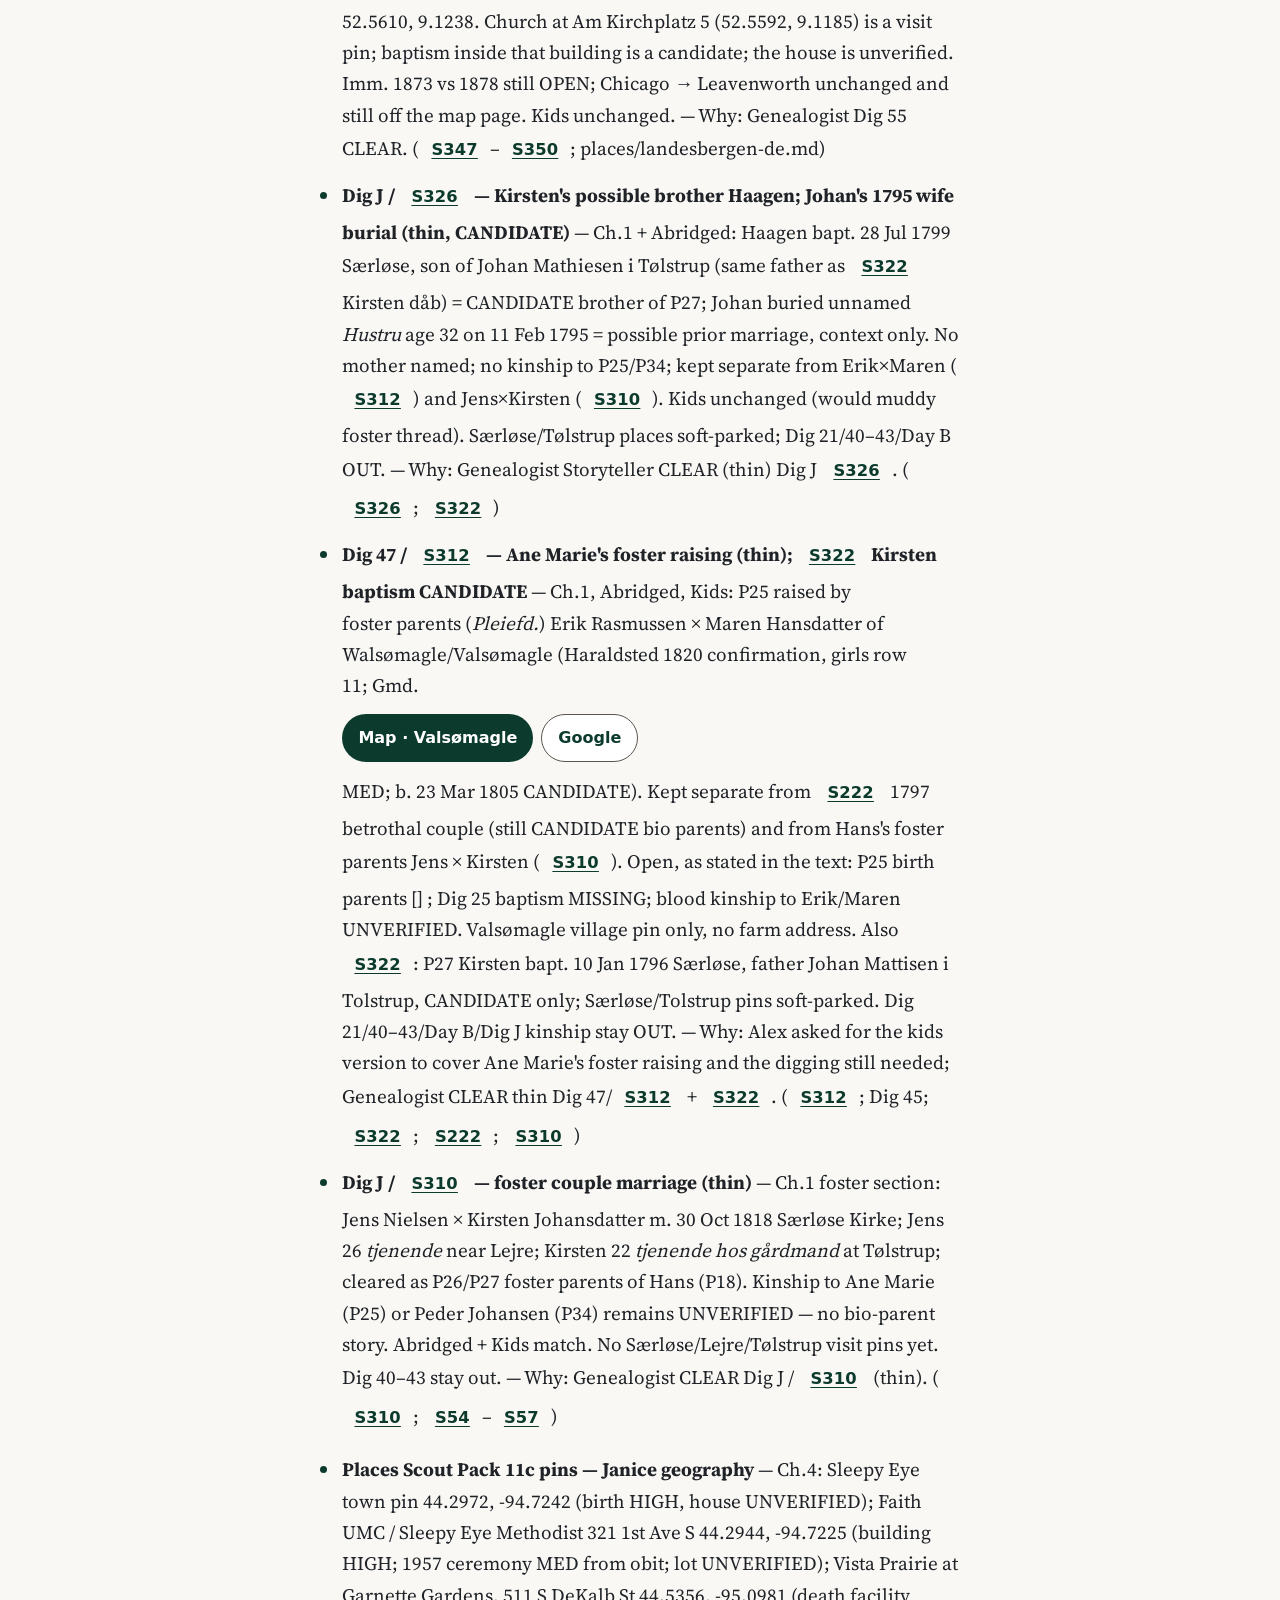
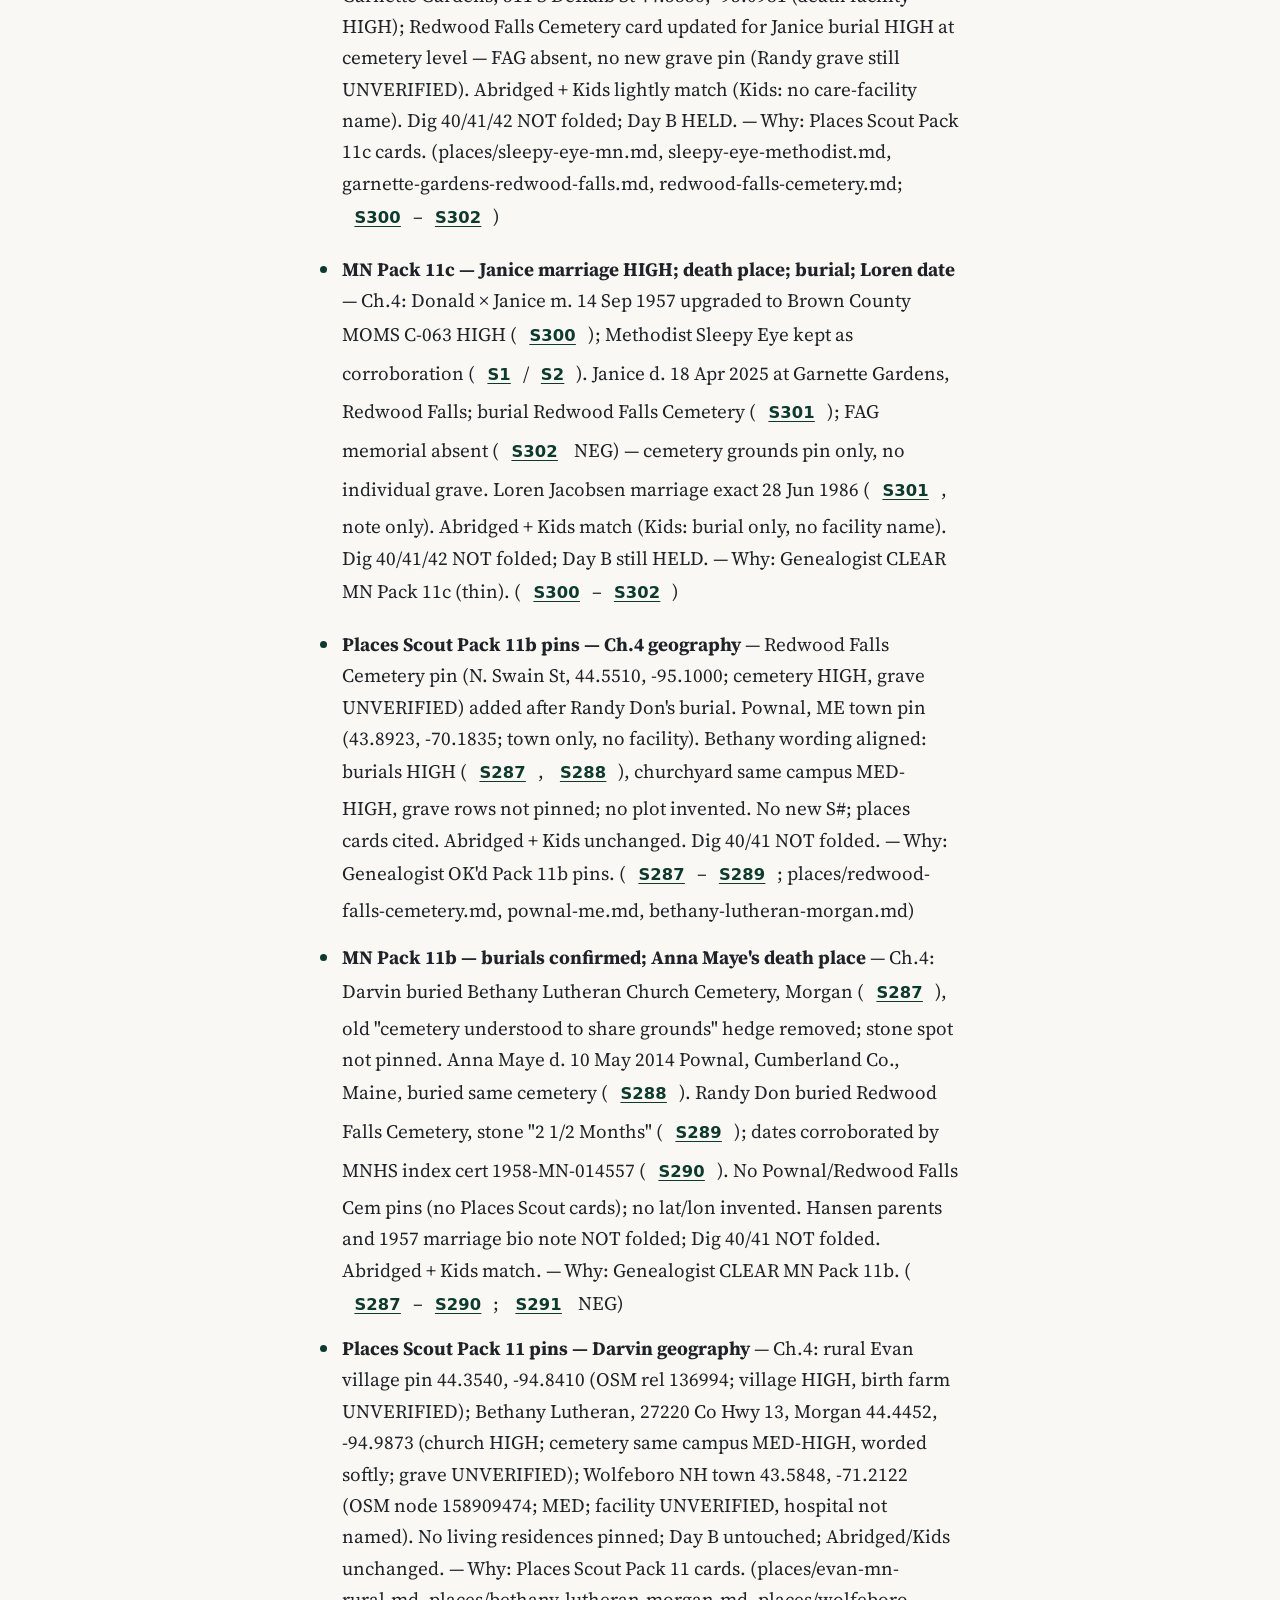
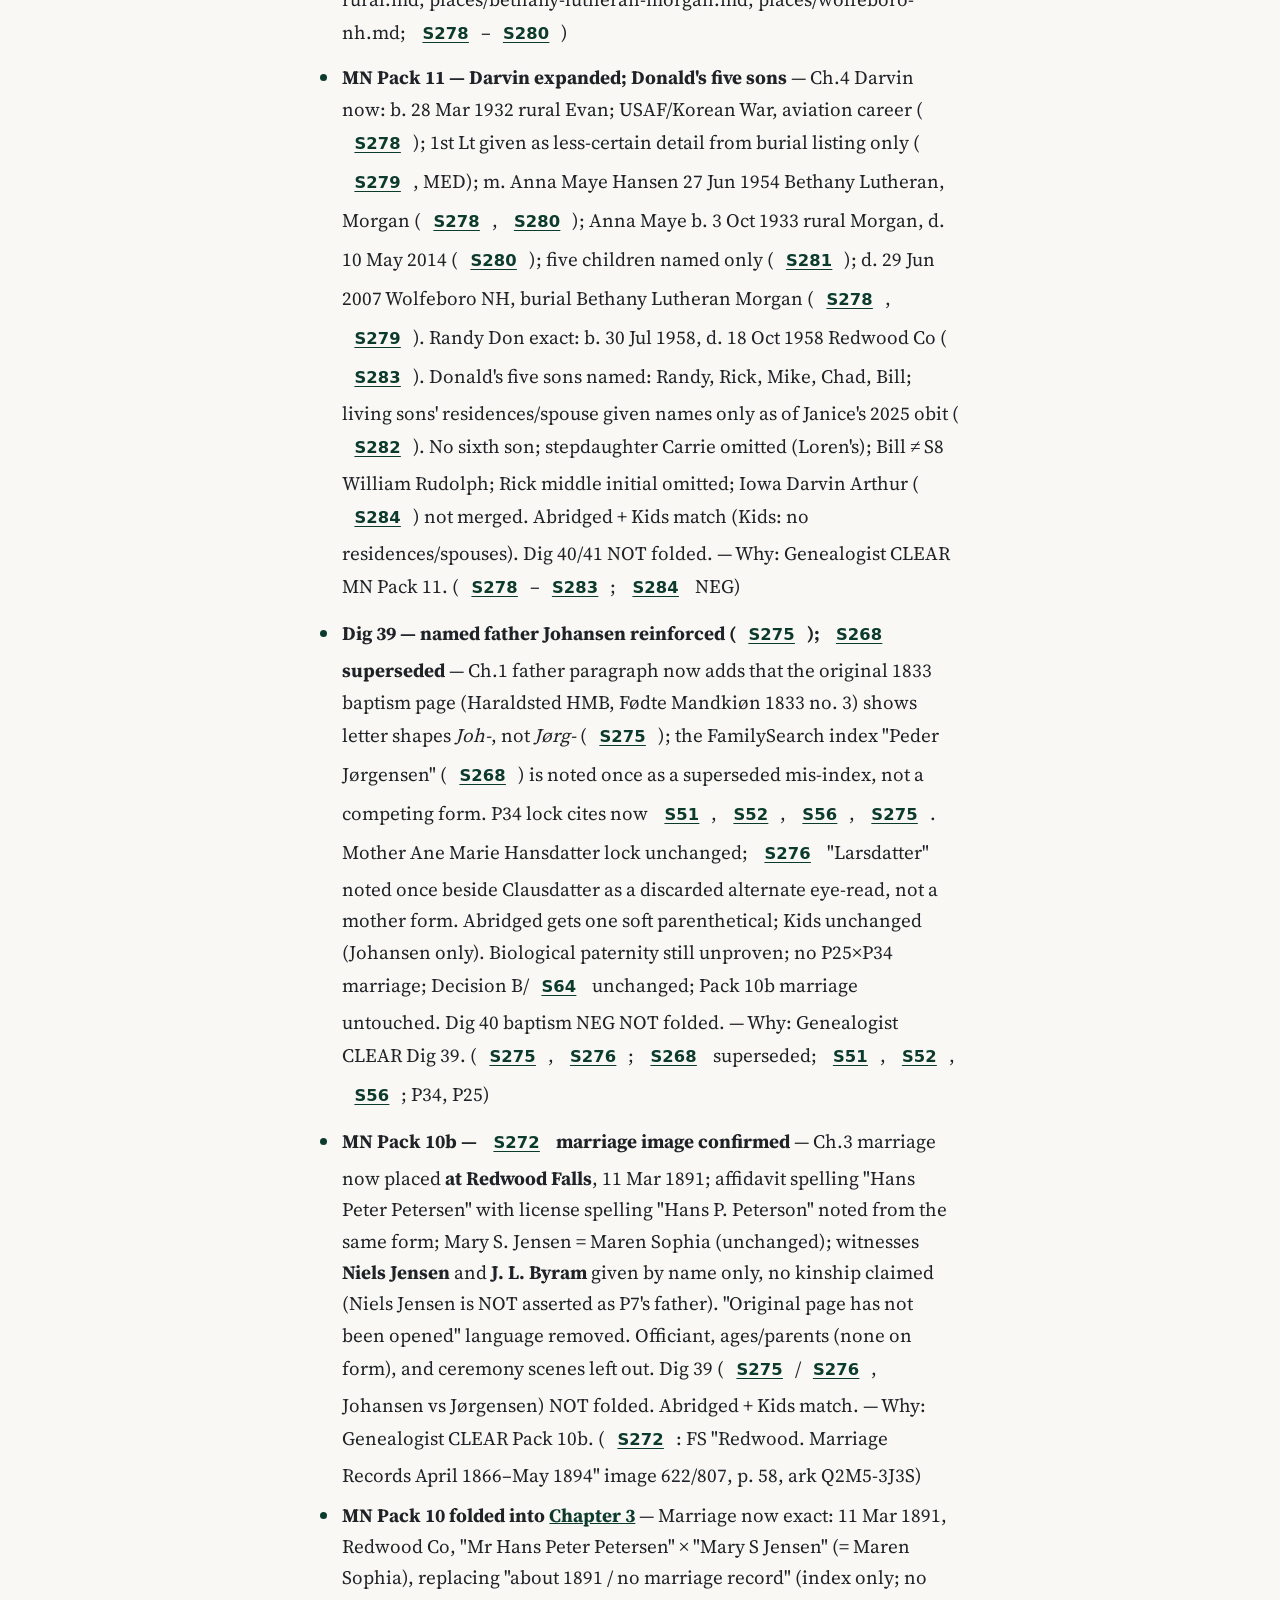
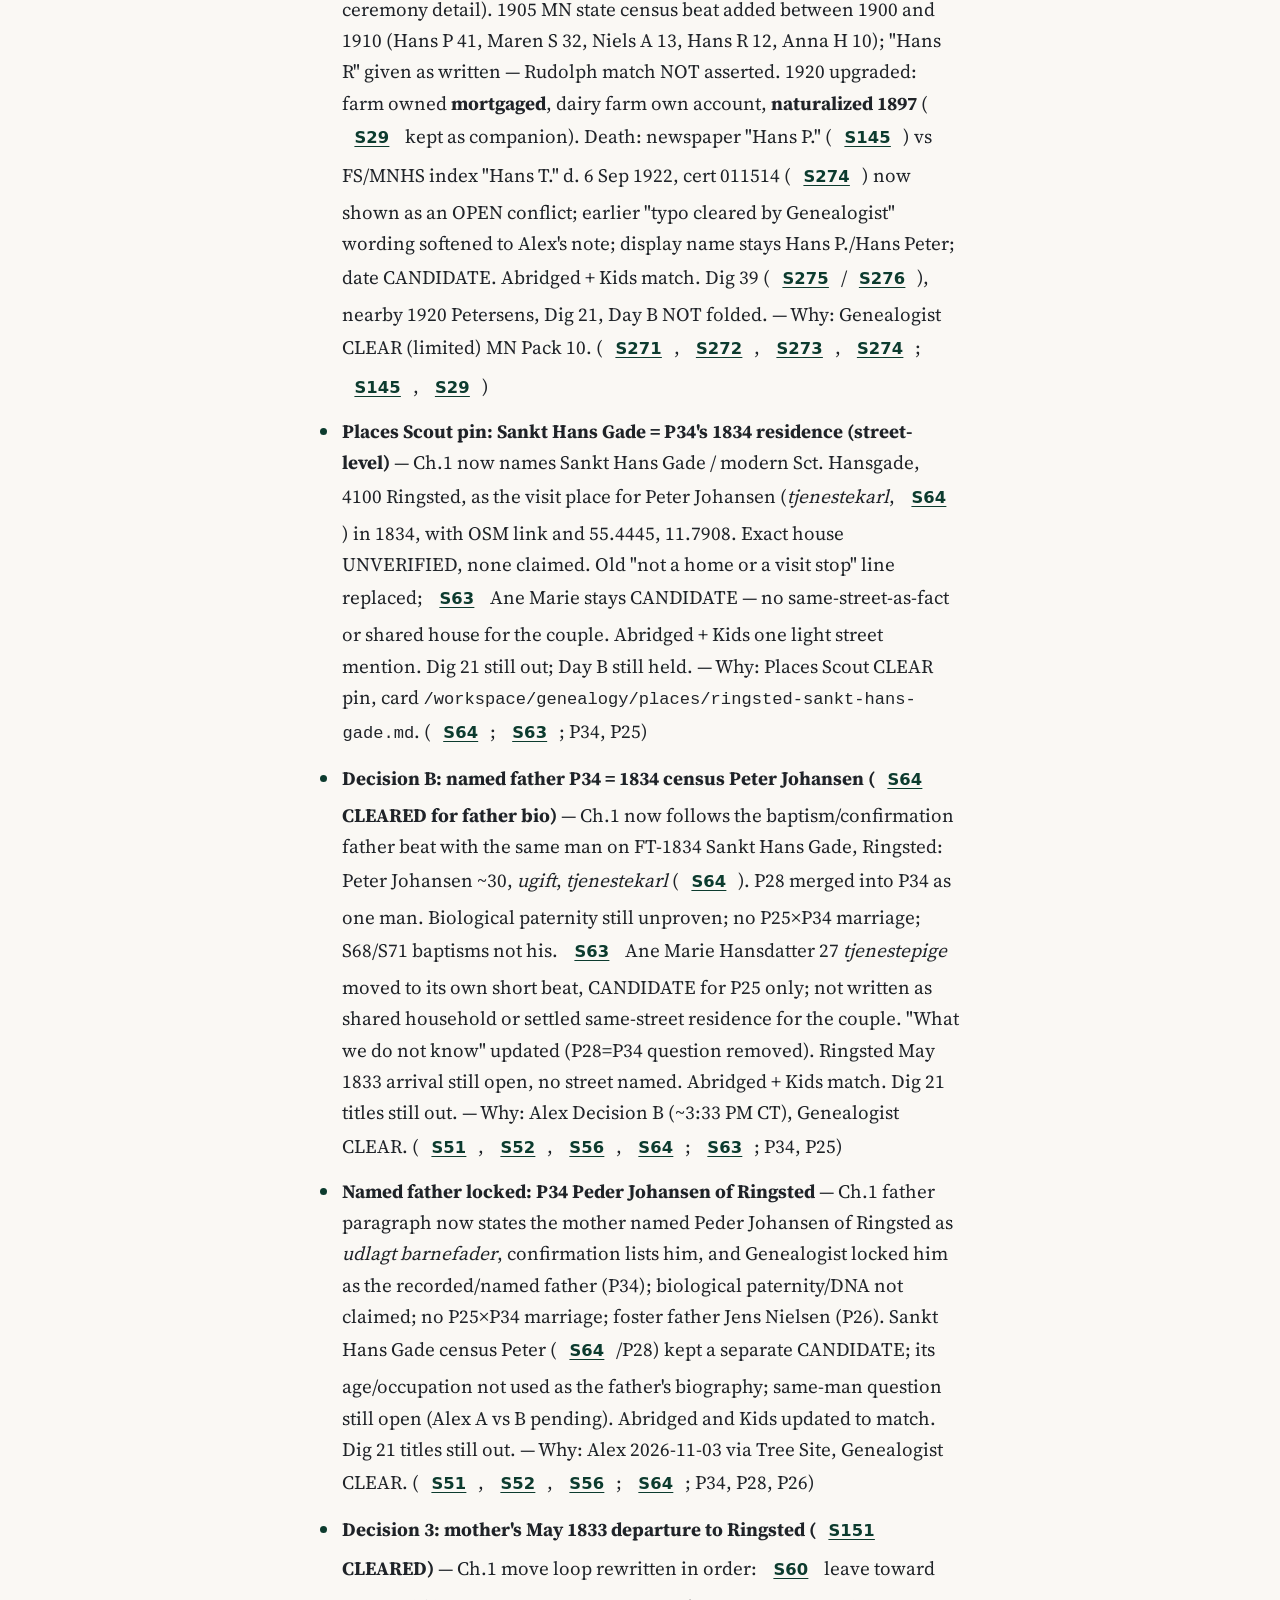
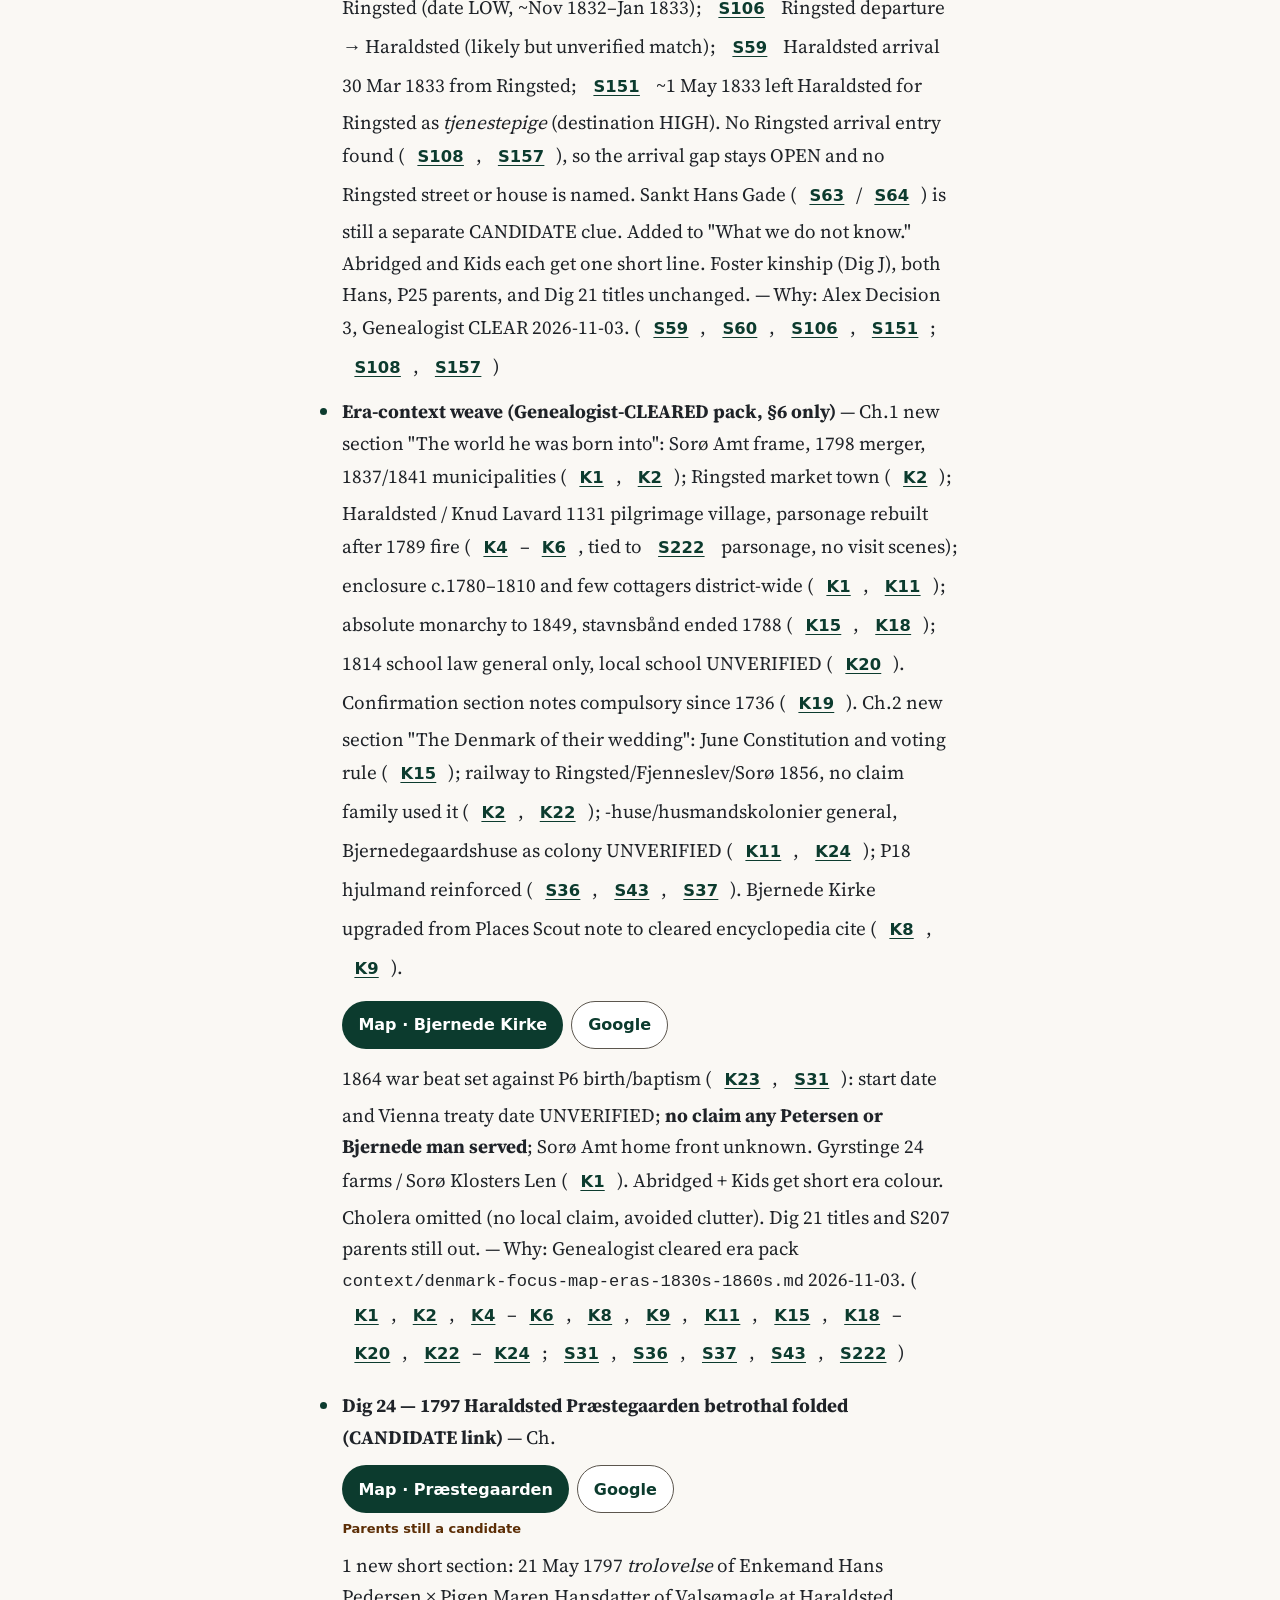
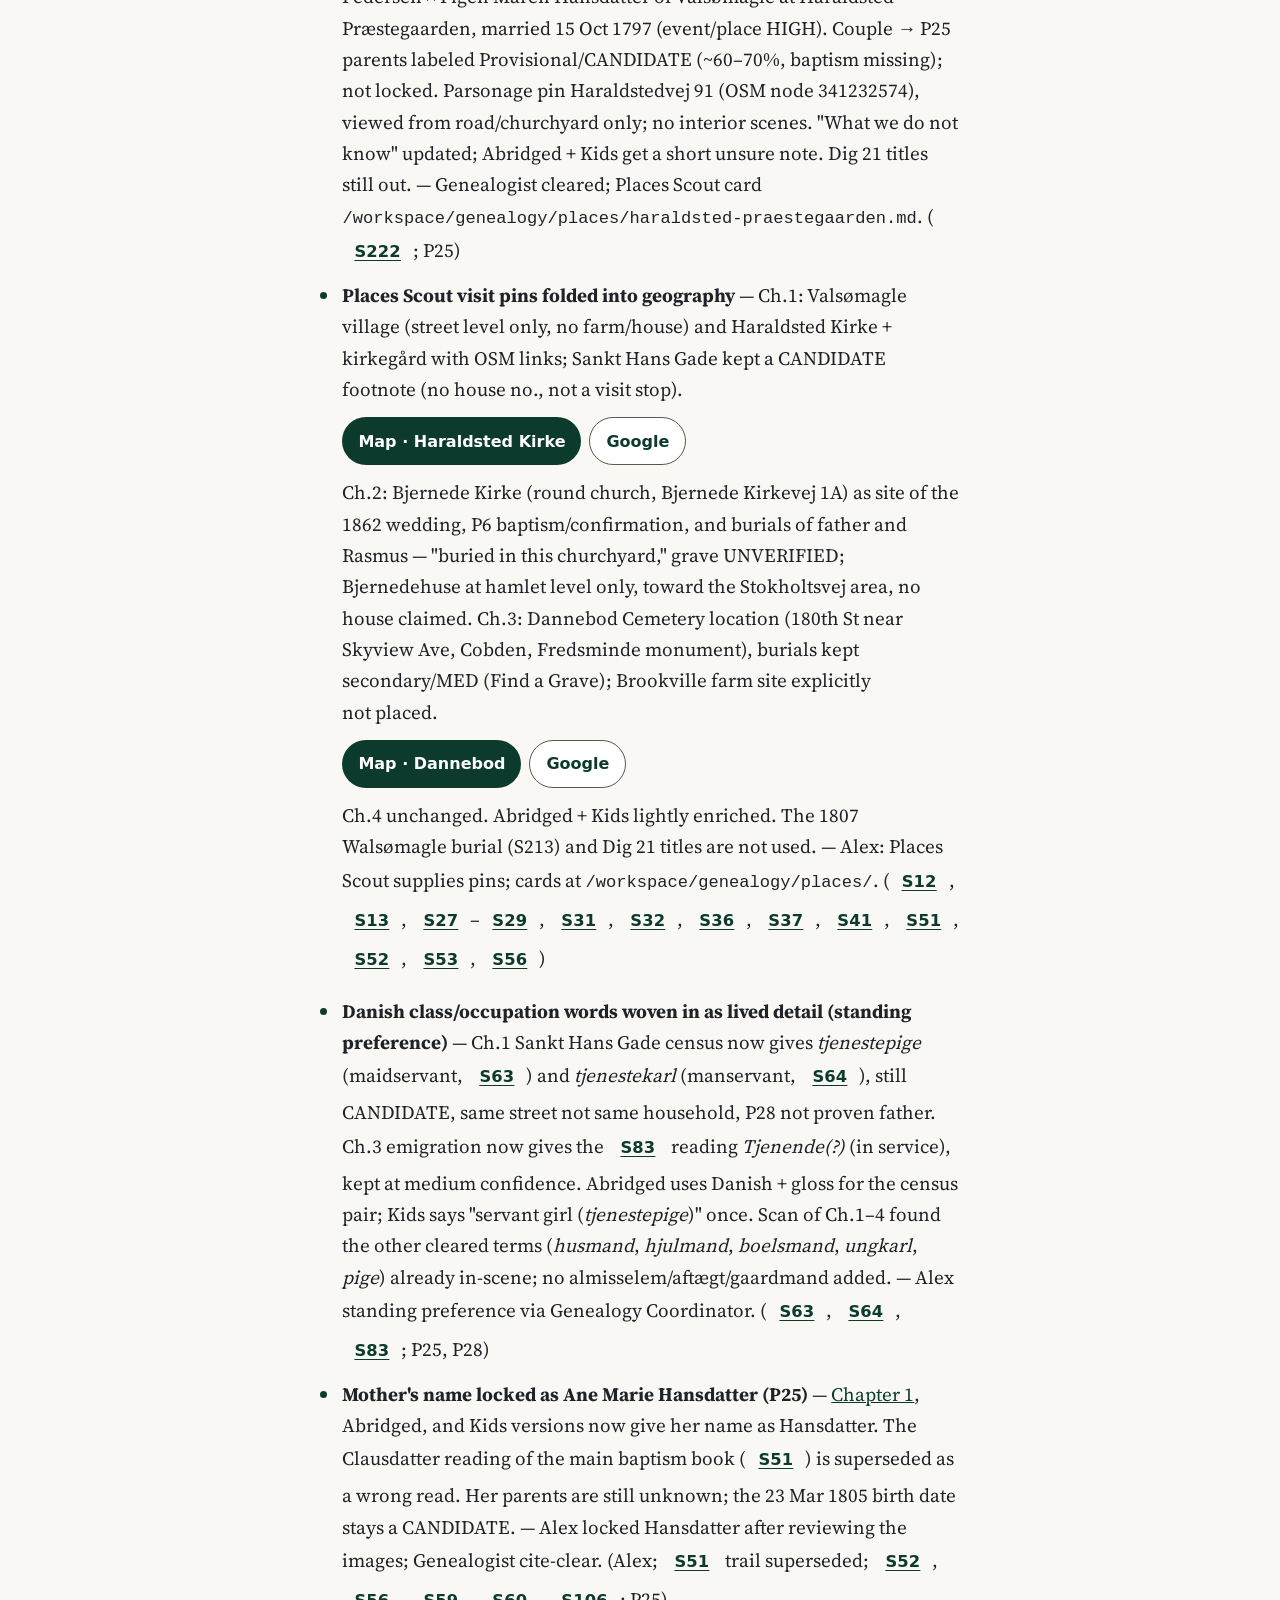
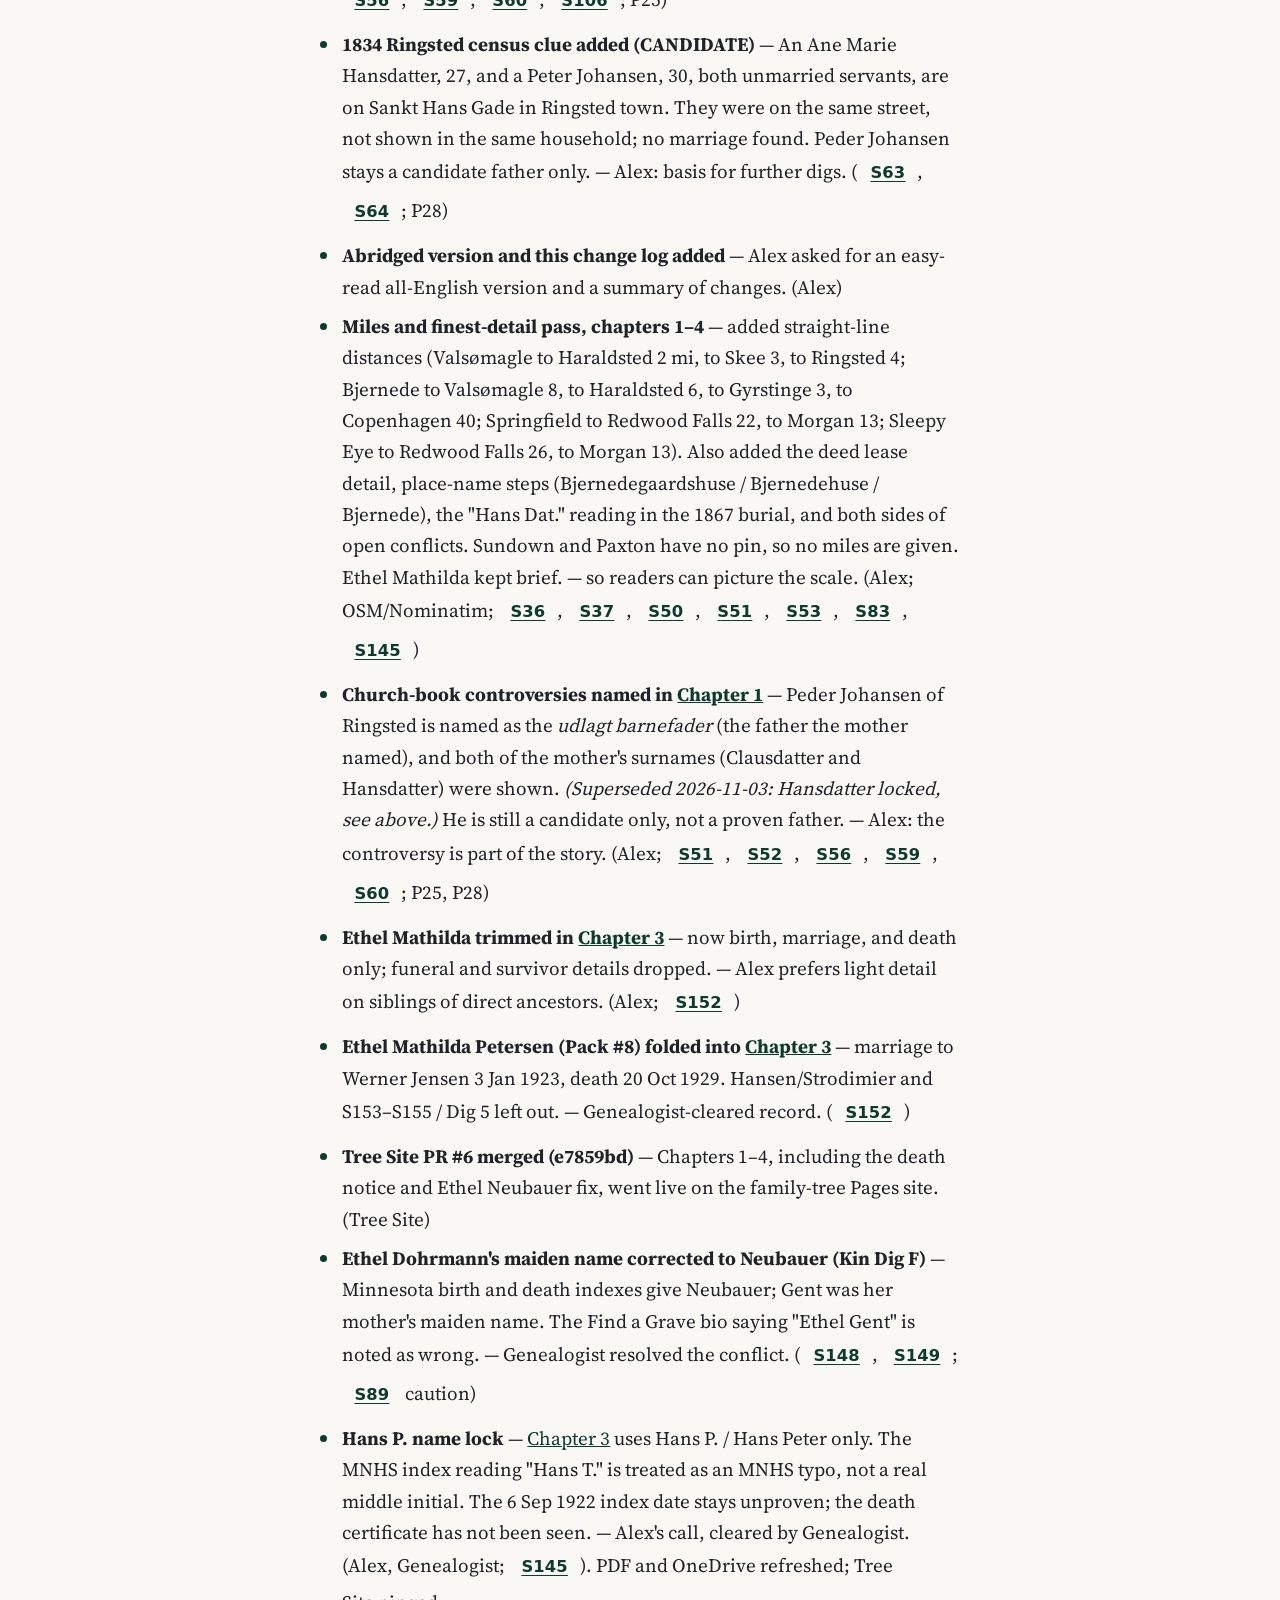
<file: story/change-log.html>
<!doctype html>
<html lang="en">
<head>
<meta charset="utf-8">
<title>Petersen Family Story — Change Log · Petersen Family</title>
<meta name="viewport" content="width=device-width, initial-scale=1, viewport-fit=cover">
<meta name="color-scheme" content="light only">
<meta name="theme-color" content="#FAF8F4">
<meta name="description" content="The Petersen family of Redwood County, Minnesota.">
<meta property="og:site_name" content="Petersen Family Tree">
<meta property="og:title" content="Petersen Family Story — Change Log · Petersen Family">
<meta property="og:description" content="The Petersen family of Redwood County, Minnesota.">
<meta property="og:type" content="website">
<meta property="og:url" content="https://alexpetersen88.github.io/petersen-family-tree/story/change-log.html">
<meta property="og:image" content="https://alexpetersen88.github.io/petersen-family-tree/og.png">
<meta property="og:image:width" content="1200">
<meta property="og:image:height" content="630">
<meta property="og:image:alt" content="The Petersen Family, Redwood County, Minnesota">
<meta name="twitter:card" content="summary_large_image">
<meta name="twitter:title" content="Petersen Family Story — Change Log · Petersen Family">
<meta name="twitter:description" content="The Petersen family of Redwood County, Minnesota.">
<meta name="twitter:image" content="https://alexpetersen88.github.io/petersen-family-tree/og.png">
<link rel="canonical" href="https://alexpetersen88.github.io/petersen-family-tree/story/change-log.html">
<link rel="icon" href="data:image/svg+xml,%3Csvg xmlns='http://www.w3.org/2000/svg' viewBox='0 0 32 32'%3E%3Crect width='32' height='32' rx='6' fill='%230C3B2E'/%3E%3C/svg%3E">
<script>
try{var v=localStorage.getItem("petersen-story-tools");var tight=matchMedia("(max-width:800px), (max-height:700px)").matches;if(v==="hidden"||(v!=="shown"&&tight))document.documentElement.classList.add("story-tools-collapsed")}catch(e){}
</script>
<link rel="stylesheet" href="../style.css">
</head>
<body class="page story">
<a class="skip" href="#content">Skip to content</a>
<div class="sticky-chrome">
<header>
<div class="brand"><p class="eyebrow">Redwood County, Minnesota</p><p class="brand"><a href="../index.html#start">The Petersen Family</a></p></div>
<nav aria-label="Primary"><a data-nav="tree" href="../index.html#tree">Tree</a><a href="../people.html">People</a><a href="../sources.html">Sources</a><a class="on" aria-current="page" href="index.html">Story</a><a href="../map.html">Map</a></nav>
</header>
<button type="button" class="story-tools-toggle" id="storytoolstoggle" aria-expanded="true" aria-controls="storytools"><span class="when-open">Hide tools</span><span class="when-closed">Show tools</span></button>
<div id="storytools" class="story-tools">
<div class="banner"></div>
<nav class="story-jump" aria-label="Chapters"><a href="index.html" aria-label="All chapters">All</a><a href="01-hans-pedersen-childhood.html" aria-label="Chapter 1">1</a><a href="02-bjernede-parents-and-loss.html" aria-label="Chapter 2">2</a><a href="03-hans-peter-to-minnesota.html" aria-label="Chapter 3">3</a><a href="04-elmer-to-alex.html" aria-label="Chapter 4">4</a><a href="source-key.html" aria-label="Source key">Key</a></nav>
<nav class="story-companions" aria-label="Story companions"><a href="abridged.html">Abridged</a><a href="kids.html">Kids</a><a href="change-log.html" aria-current="page">Change log</a></nav>
<nav class="story-files" aria-label="Downloads">
<a href="../downloads/Petersen-Family-Story.pdf">Story PDF</a>
<a href="../downloads/Petersen-Family-Story-Kids.pdf">Kids story PDF</a>
<a href="../downloads/Denmark-Trip-Itinerary.pdf">Denmark trip PDF</a>
</nav>
</div>
<script>
(function(){var c=document.documentElement.classList.contains("story-tools-collapsed"),b=document.getElementById("storytoolstoggle"),t=document.getElementById("storytools");if(b)b.setAttribute("aria-expanded",c?"false":"true");if(t){if(c)t.setAttribute("hidden","");else t.removeAttribute("hidden")}})();
</script>
</div>
<main id="content" class="story-wrap">
<article class="chapter">
<h1>Petersen Family Story — Change Log</h1>
<p>This log tracks Genealogist-cleared additions and corrections folded into the story chapters, newest first. Each entry gives a short reason and its source. S# cites refer to <a href="source-key.html"><code>sources/SOURCE-KEY.md</code></a> and the Genealogist tree.</p>
<p>2026-11-24: Michael&#x27;s birth date kept on the site at Alex&#x27;s request.</p>
<h2>2026-11-23 — Approved record since pull request 28</h2>
<p>This is the approved family record as it stood on 23 November 2026, compared with the live site after pull request 28. Pull request 29 stays open. Alex merges it on his own yes. The approved record has 65 people, not 95. Twenty are new since pull request 28. Fifteen people already on the live site have approved changes. A candidate stays a candidate. An open question stays open.</p>
<p>Johan Friderichsen (P49) and Maren Paulsdatter (P50) are the parents of Peder Johansen (P34). Alex locked that identification as high on 10 November 2026. It is a paper identification, not a DNA claim. [LOCKED HIGH; S68, S303, S304, S470, S480] Bodil Olsdatter, who married Peder on 22 May 1835 in Benløse, stays parked. She has no person card. She is not the mother of Hans Pedersen (P18). Ane Marie Hansdatter (P25) remains locked as Hans’s mother. [PARKED]</p>
<p>Johan Pedersen (P51) is locked as a son of this Peder. [LOCKED; S454, S491, S575, S576] His wives Karen Trine Pedersen (P52) and Ane Marie Pedersen (P53), and the children P54–P65, are record-sourced as graded on their cards. Niels Jørgen Pedersen (P62): baptism and place in Johan’s family are record-sourced. His 1902 emigrant identity, the Majestic to Marion, Ohio, is CANDIDATE, HIGH, not a fact and not locked. [CANDIDATE, HIGH; S765, S768]</p>
<p>Margrethe Johansdatter (P46) and Johan Mathiesen (P47) remain Hans’s foster grandparents (parents of foster mother Kirsten Johansdatter). They are not his foster parents. Blood kinship to Hans is UNVERIFIED. Johan Haagensen (P48) is Margrethe’s father, APPROVED HIGH (<a class="cite" href="source-key.html#S406">S406</a>, <a class="cite" href="source-key.html#S379">S379</a>). He is Hans’s foster great-grandfather (parent of the foster grandmother). A 1761 Roskilde bachelor of the same name is PROBABLE, not locked. Ingeborg Pedersdatter is probable and is not carded. The 1769 Jystrup baptism of Haagen stays a candidate context note, not a new person. [CANDIDATE; <a class="cite" href="source-key.html#S401">S401</a>] The earlier line that those <a class="cite" href="source-key.html#S401">S401</a> people “are not linked” is superseded.</p>
<p>Rasmus Peter Rasmussen (P21): the United States death stays CANDIDATE only (<a class="cite" href="source-key.html#S84">S84</a>). The 1939 Sleepy Eye Herald-Dispatch clip is secondary and high, and still only a candidate that the clip and the memorial are the same man (<a class="cite" href="source-key.html#S384">S384</a>). Prairieville cemetery versus Union Cemetery, Evan, stays open on both sides. [KEEP BOTH OPEN]</p>
<h2>2026-11-09 — Dig J foster grandparents (<a class="cite" href="source-key.html#S377">S377</a>–<a class="cite" href="source-key.html#S380">S380</a>, <a class="cite" href="source-key.html#S400">S400</a>) and <a class="cite" href="source-key.html#S84">S84</a> CANDIDATE</h2>
<ul>
<li>Ch.1, Abridged, and Kids: Kirsten Johansdatter&#x27;s parents are Margrethe (Margrete/Margretha) Johansdatter and Johan Mathiesen (Mathiasen/Mattisen) of Tolstrup/Tølstrup, Særløse. APPROVED HIGH (<a class="cite" href="source-key.html#S377">S377</a>+<a class="cite" href="source-key.html#S379">S379</a>+<a class="cite" href="source-key.html#S380">S380</a>; father also <a class="cite" href="source-key.html#S322">S322</a>/<a class="cite" href="source-key.html#S326">S326</a>). They are Hans&#x27;s foster grandparents (parents of foster mother Kirsten Johansdatter). They are not his foster parents. Foster parents stay Jens Nielsen and Kirsten Johansdatter. Blood kinship to Hans Pedersen is UNVERIFIED — this is the foster-family line.</li>
<li>Shown from the records: 25 Mar 1795 betrothal at Jystrup Præstegaard (<a class="cite" href="source-key.html#S379">S379</a>); copulation margin = 20 Sep 1795 by calendar reckoning, not written on the page; <em>forlover</em> KEEP BOTH OPEN. Johan buried 21 Dec 1800 at Særløse, age 44 (<a class="cite" href="source-key.html#S380">S380</a>). FT-1801 widow household in a landless house at Tølstrup (<a class="cite" href="source-key.html#S377">S377</a>). Margrete betrothed 18 Oct 1801 as a widow to Rasmus Jørgensen (<a class="cite" href="source-key.html#S400">S400</a>). <a class="cite" href="source-key.html#S401">S401</a> 1769 Jystrup baptism of Haagen, son of Johan Haagensen and Ingeborg, is a CANDIDATE context note only. Those people are not linked. Kirsten&#x27;s 10 Jan 1796 baptism stays CANDIDATE (<a class="cite" href="source-key.html#S322">S322</a>).</li>
<li>Ch.2, Abridged, and Kids: P21 US death <a class="cite" href="source-key.html#S84">S84</a> (Find a Grave 229182652; d. 28 Oct 1939 Stanley Twp, Lyon Co MN; Union Cemetery, Evan) is CANDIDATE only — not confirmed; Danish↔US link not sealed.</li>
<li>Why: Genealogist-approved Dig J packs for <a class="cite" href="source-key.html#S377">S377</a>–<a class="cite" href="source-key.html#S380">S380</a>, <a class="cite" href="source-key.html#S400">S400</a>, and <a class="cite" href="source-key.html#S401">S401</a>, plus the standing <a class="cite" href="source-key.html#S84">S84</a> candidate. (<a class="cite" href="source-key.html#S377">S377</a>, <a class="cite" href="source-key.html#S378">S378</a>, <a class="cite" href="source-key.html#S379">S379</a>, <a class="cite" href="source-key.html#S380">S380</a>, <a class="cite" href="source-key.html#S400">S400</a>, <a class="cite" href="source-key.html#S401">S401</a>, <a class="cite" href="source-key.html#S84">S84</a>)</li>
</ul>
<h2>2026-11-05 — Dig 58 father Heinrich alive MN (thin CLEAR)</h2>
<ul>
<li>Folded into Ch.4 + ABRIDGED: father Heinrich (~1831) <strong>alive MN by 1875 and still with Henry in 1880</strong> (<a class="cite" href="source-key.html#S370">S370</a>/<a class="cite" href="source-key.html#S371">S371</a>) — <strong>not</strong> dead in Germany before Weser 1873 mother+kids sailing (<a class="cite" href="source-key.html#S369">S369</a> REFUTE). Crossing how/when still UNKNOWN (<a class="cite" href="source-key.html#S372">S372</a>). Imm 1873/1878 KEEP BOTH OPEN. Carolina / Grote / Landesbergen unchanged. KIDS unchanged. Dig J/51 HELD.</li>
</ul>
<h2>2026-11-04 — Dig 57 Weser 1873 image (thin CLEAR)</h2>
<ul>
<li>Folded into Ch.4 + ABRIDGED: spring 1873 <em>Weser</em> → NY shows Caroline (37) + Louise (12), Heinrich (8), Caroline (2), <strong>no adult man</strong> (<a class="cite" href="source-key.html#S357">S357</a>/<a class="cite" href="source-key.html#S358">S358</a>). Diedrich (37) on same page = separate family, <strong>not</strong> father Heinrich (<a class="cite" href="source-key.html#S359">S359</a> REFUTE). Imm year 1873 vs 1878 still KEEP BOTH OPEN (<a class="cite" href="source-key.html#S345">S345</a>/<a class="cite" href="source-key.html#S360">S360</a>). Father’s crossing + exact day UNKNOWN — not invented. KIDS unchanged. Dig 21 / Day B / Dig J unchanged.</li>
</ul>
<h2>2026-11-04</h2>
<ul>
<li><strong>Dig 56 / <a class="cite" href="source-key.html#S347">S347</a>–<a class="cite" href="source-key.html#S351">S351</a> — Henry F. Dohrmann&#x27;s mother&#x27;s first name LOCKED Carolina</strong> — Ch.4 + Abridged: Louisa/Caroline OPEN → Carolina geb. Grote (Grote stays locked). US Caroline and church Karoline/Carolina = same woman. Louisa/Louise = superseded reading of the German handwriting (noted once in Ch.4). Immigration 1873 vs 1878 still both OPEN. Carolina b. ~1835 Leese, <em>Dienstmagd</em> Leese, 1859 banns Landesbergen + Leese (<a class="cite" href="source-key.html#S348">S348</a>/<a class="cite" href="source-key.html#S351">S351</a>); Places Scout Leese village pin 52.5057, 9.1159 HIGH. Kirchplatz 5 is the parish square; the 1873–74 brick church is not her-era building and is not a map pin; house UNVERIFIED — places/leese-de.md. Siblings 1860/1863/1870 kept as P44 notes only (not in prose). Kids unchanged (no Dohrmann beat). Dig 21 / Day B / Dig J unchanged. — Why: Genealogist Dig 56 CLEAR. (<a class="cite" href="source-key.html#S347">S347</a>–<a class="cite" href="source-key.html#S351">S351</a>; <a class="cite" href="source-key.html#S329">S329</a>–<a class="cite" href="source-key.html#S335">S335</a>, <a class="cite" href="source-key.html#S342">S342</a>; Dig 56 CLEAR)</li>
</ul>
<h2>2026-11-03</h2>
<ul>
<li><strong>Places Scout pin UPGRADE — matr. 5a Bjernedehuse parcel</strong> — Ch.2 &quot;Bjernedegaardshuse…&quot; now names the matr. 5a strip south of Stokholtsvej (55.4656, 11.6444, OSM link, HIGH) as a stand-near place, not a childhood home; &quot;Estate of matr. 5a, 1884&quot; adds modern parcel note (5 → 5a/5b/5c), map pin, and Stokholtsvej 35 / BFE 1318312 caution (buildings on parcel 4, north of road; not &quot;their house on 5a&quot;). Lived-on-5a NOT proven kept explicit. Abridged one light line; Kids unchanged (no 5a beat). Supersedes &quot;5a hamlet-only&quot;. Dig 21 / Day B / Dig J kinship OUT. — Why: Places Scout pin card + Genealogist-cleared <a class="cite" href="source-key.html#S50">S50</a>. (<a class="cite" href="source-key.html#S50">S50</a>; places/bjernedehuse-matr-5a.md)</li>
<li><strong>Dig 55 / <a class="cite" href="source-key.html#S347">S347</a>–<a class="cite" href="source-key.html#S350">S350</a> — Henry F. Dohrmann&#x27;s German hometown (thin, CLOSED HIT)</strong> — Ch.4 + Abridged: Henry b. 15 Oct 1864, bapt. 23 Oct 1864 Landesbergen (Nienburg / Stolzenau-Loccum, Hanover province) as Heinrich Friedrich Ludwig; parents Anbauer Heinrich Dohrmann of Landesbergen × Louisa/Caroline geb. Grote (maiden Grote locked; forename open), m. 1 Jul 1859 Landesbergen. Replaces &quot;Hanover province only / no village.&quot; S337 Landesbergen proved (<a class="cite" href="source-key.html#S350">S350</a>), superseding Dig 52/54 &quot;Landesbergen OUT&quot;. Village pin 52.5610, 9.1238. Church at Am Kirchplatz 5 (52.5592, 9.1185) is a visit pin; baptism inside that building is a candidate; the house is unverified. Imm. 1873 vs 1878 still OPEN; Chicago → Leavenworth unchanged and still off the map page. Kids unchanged. — Why: Genealogist Dig 55 CLEAR. (<a class="cite" href="source-key.html#S347">S347</a>–<a class="cite" href="source-key.html#S350">S350</a>; places/landesbergen-de.md)</li>
<li><strong>Dig J / <a class="cite" href="source-key.html#S326">S326</a> — Kirsten&#x27;s possible brother Haagen; Johan&#x27;s 1795 wife burial (thin, CANDIDATE)</strong> — Ch.1 + Abridged: Haagen bapt. 28 Jul 1799 Særløse, son of Johan Mathiesen i Tølstrup (same father as <a class="cite" href="source-key.html#S322">S322</a> Kirsten dåb) = CANDIDATE brother of P27; Johan buried unnamed <em>Hustru</em> age 32 on 11 Feb 1795 = possible prior marriage, context only. No mother named; no kinship to P25/P34; kept separate from Erik×Maren (<a class="cite" href="source-key.html#S312">S312</a>) and Jens×Kirsten (<a class="cite" href="source-key.html#S310">S310</a>). Kids unchanged (would muddy foster thread). Særløse/Tølstrup places soft-parked; Dig 21/40–43/Day B OUT. — Why: Genealogist Storyteller CLEAR (thin) Dig J <a class="cite" href="source-key.html#S326">S326</a>. (<a class="cite" href="source-key.html#S326">S326</a>; <a class="cite" href="source-key.html#S322">S322</a>)</li>
<li><strong>Dig 47 / <a class="cite" href="source-key.html#S312">S312</a> — Ane Marie&#x27;s foster raising (thin); <a class="cite" href="source-key.html#S322">S322</a> Kirsten baptism CANDIDATE</strong> — Ch.1, Abridged, Kids: P25 raised by foster parents (<em>Pleiefd.</em>) Erik Rasmussen × Maren Hansdatter of Walsømagle/Valsømagle (Haraldsted 1820 confirmation, girls row 11; Gmd.<span class="map-links" role="group" aria-label="Map links for Valsømagle"><a class="map-link" href="https://www.openstreetmap.org/node/9956361203" target="_blank" rel="noopener noreferrer" aria-label="Open map of Valsømagle on OpenStreetMap">Map · Valsømagle</a><a class="map-link map-link-google" href="https://www.google.com/maps?q=55.4933219,11.8213452" target="_blank" rel="noopener noreferrer" aria-label="Google Maps for Valsømagle">Google</a></span> MED; b. 23 Mar 1805 CANDIDATE). Kept separate from <a class="cite" href="source-key.html#S222">S222</a> 1797 betrothal couple (still CANDIDATE bio parents) and from Hans&#x27;s foster parents Jens × Kirsten (<a class="cite" href="source-key.html#S310">S310</a>). Open, as stated in the text: P25 birth parents [] ; Dig 25 baptism MISSING; blood kinship to Erik/Maren UNVERIFIED. Valsømagle village pin only, no farm address. Also <a class="cite" href="source-key.html#S322">S322</a>: P27 Kirsten bapt. 10 Jan 1796 Særløse, father Johan Mattisen i Tolstrup, CANDIDATE only; Særløse/Tolstrup pins soft-parked. Dig 21/40–43/Day B/Dig J kinship stay OUT. — Why: Alex asked for the kids version to cover Ane Marie&#x27;s foster raising and the digging still needed; Genealogist CLEAR thin Dig 47/<a class="cite" href="source-key.html#S312">S312</a> + <a class="cite" href="source-key.html#S322">S322</a>. (<a class="cite" href="source-key.html#S312">S312</a>; Dig 45; <a class="cite" href="source-key.html#S322">S322</a>; <a class="cite" href="source-key.html#S222">S222</a>; <a class="cite" href="source-key.html#S310">S310</a>)</li>
<li><strong>Dig J / <a class="cite" href="source-key.html#S310">S310</a> — foster couple marriage (thin)</strong> — Ch.1 foster section: Jens Nielsen × Kirsten Johansdatter m. 30 Oct 1818 Særløse Kirke; Jens 26 <em>tjenende</em> near Lejre; Kirsten 22 <em>tjenende hos gårdmand</em> at Tølstrup; cleared as P26/P27 foster parents of Hans (P18). Kinship to Ane Marie (P25) or Peder Johansen (P34) remains UNVERIFIED — no bio-parent story. Abridged + Kids match. No Særløse/Lejre/Tølstrup visit pins yet. Dig 40–43 stay out. — Why: Genealogist CLEAR Dig J / <a class="cite" href="source-key.html#S310">S310</a> (thin). (<a class="cite" href="source-key.html#S310">S310</a>; <a class="cite" href="source-key.html#S54">S54</a>–<a class="cite" href="source-key.html#S57">S57</a>)</li>
</ul>
<ul>
<li><strong>Places Scout Pack 11c pins — Janice geography</strong> — Ch.4: Sleepy Eye town pin 44.2972, -94.7242 (birth HIGH, house UNVERIFIED); Faith UMC / Sleepy Eye Methodist 321 1st Ave S 44.2944, -94.7225 (building HIGH; 1957 ceremony MED from obit; lot UNVERIFIED); Vista Prairie at Garnette Gardens, 511 S DeKalb St 44.5356, -95.0981 (death facility HIGH); Redwood Falls Cemetery card updated for Janice burial HIGH at cemetery level — FAG absent, no new grave pin (Randy grave still UNVERIFIED). Abridged + Kids lightly match (Kids: no care-facility name). Dig 40/41/42 NOT folded; Day B HELD. — Why: Places Scout Pack 11c cards. (places/sleepy-eye-mn.md, sleepy-eye-methodist.md, garnette-gardens-redwood-falls.md, redwood-falls-cemetery.md; <a class="cite" href="source-key.html#S300">S300</a>–<a class="cite" href="source-key.html#S302">S302</a>)</li>
</ul>
<ul>
<li><strong>MN Pack 11c — Janice marriage HIGH; death place; burial; Loren date</strong> — Ch.4: Donald × Janice m. 14 Sep 1957 upgraded to Brown County MOMS C-063 HIGH (<a class="cite" href="source-key.html#S300">S300</a>); Methodist Sleepy Eye kept as corroboration (<a class="cite" href="source-key.html#S1">S1</a>/<a class="cite" href="source-key.html#S2">S2</a>). Janice d. 18 Apr 2025 at Garnette Gardens, Redwood Falls; burial Redwood Falls Cemetery (<a class="cite" href="source-key.html#S301">S301</a>); FAG memorial absent (<a class="cite" href="source-key.html#S302">S302</a> NEG) — cemetery grounds pin only, no individual grave. Loren Jacobsen marriage exact 28 Jun 1986 (<a class="cite" href="source-key.html#S301">S301</a>, note only). Abridged + Kids match (Kids: burial only, no facility name). Dig 40/41/42 NOT folded; Day B still HELD. — Why: Genealogist CLEAR MN Pack 11c (thin). (<a class="cite" href="source-key.html#S300">S300</a>–<a class="cite" href="source-key.html#S302">S302</a>)</li>
</ul>
<ul>
<li><strong>Places Scout Pack 11b pins — Ch.4 geography</strong> — Redwood Falls Cemetery pin (N. Swain St, 44.5510, -95.1000; cemetery HIGH, grave UNVERIFIED) added after Randy Don&#x27;s burial. Pownal, ME town pin (43.8923, -70.1835; town only, no facility). Bethany wording aligned: burials HIGH (<a class="cite" href="source-key.html#S287">S287</a>, <a class="cite" href="source-key.html#S288">S288</a>), churchyard same campus MED-HIGH, grave rows not pinned; no plot invented. No new S#; places cards cited. Abridged + Kids unchanged. Dig 40/41 NOT folded. — Why: Genealogist OK&#x27;d Pack 11b pins. (<a class="cite" href="source-key.html#S287">S287</a>–<a class="cite" href="source-key.html#S289">S289</a>; places/redwood-falls-cemetery.md, pownal-me.md, bethany-lutheran-morgan.md)</li>
</ul>
<ul>
<li><strong>MN Pack 11b — burials confirmed; Anna Maye&#x27;s death place</strong> — Ch.4: Darvin buried Bethany Lutheran Church Cemetery, Morgan (<a class="cite" href="source-key.html#S287">S287</a>), old &quot;cemetery understood to share grounds&quot; hedge removed; stone spot not pinned. Anna Maye d. 10 May 2014 Pownal, Cumberland Co., Maine, buried same cemetery (<a class="cite" href="source-key.html#S288">S288</a>). Randy Don buried Redwood Falls Cemetery, stone &quot;2 1/2 Months&quot; (<a class="cite" href="source-key.html#S289">S289</a>); dates corroborated by MNHS index cert 1958-MN-014557 (<a class="cite" href="source-key.html#S290">S290</a>). No Pownal/Redwood Falls Cem pins (no Places Scout cards); no lat/lon invented. Hansen parents and 1957 marriage bio note NOT folded; Dig 40/41 NOT folded. Abridged + Kids match. — Why: Genealogist CLEAR MN Pack 11b. (<a class="cite" href="source-key.html#S287">S287</a>–<a class="cite" href="source-key.html#S290">S290</a>; <a class="cite" href="source-key.html#S291">S291</a> NEG)</li>
<li><strong>Places Scout Pack 11 pins — Darvin geography</strong> — Ch.4: rural Evan village pin 44.3540, -94.8410 (OSM rel 136994; village HIGH, birth farm UNVERIFIED); Bethany Lutheran, 27220 Co Hwy 13, Morgan 44.4452, -94.9873 (church HIGH; cemetery same campus MED-HIGH, worded softly; grave UNVERIFIED); Wolfeboro NH town 43.5848, -71.2122 (OSM node 158909474; MED; facility UNVERIFIED, hospital not named). No living residences pinned; Day B untouched; Abridged/Kids unchanged. — Why: Places Scout Pack 11 cards. (places/evan-mn-rural.md, places/bethany-lutheran-morgan.md, places/wolfeboro-nh.md; <a class="cite" href="source-key.html#S278">S278</a>–<a class="cite" href="source-key.html#S280">S280</a>)</li>
<li><strong>MN Pack 11 — Darvin expanded; Donald&#x27;s five sons</strong> — Ch.4 Darvin now: b. 28 Mar 1932 rural Evan; USAF/Korean War, aviation career (<a class="cite" href="source-key.html#S278">S278</a>); 1st Lt given as less-certain detail from burial listing only (<a class="cite" href="source-key.html#S279">S279</a>, MED); m. Anna Maye Hansen 27 Jun 1954 Bethany Lutheran, Morgan (<a class="cite" href="source-key.html#S278">S278</a>, <a class="cite" href="source-key.html#S280">S280</a>); Anna Maye b. 3 Oct 1933 rural Morgan, d. 10 May 2014 (<a class="cite" href="source-key.html#S280">S280</a>); five children named only (<a class="cite" href="source-key.html#S281">S281</a>); d. 29 Jun 2007 Wolfeboro NH, burial Bethany Lutheran Morgan (<a class="cite" href="source-key.html#S278">S278</a>, <a class="cite" href="source-key.html#S279">S279</a>). Randy Don exact: b. 30 Jul 1958, d. 18 Oct 1958 Redwood Co (<a class="cite" href="source-key.html#S283">S283</a>). Donald&#x27;s five sons named: Randy, Rick, Mike, Chad, Bill; living sons&#x27; residences/spouse given names only as of Janice&#x27;s 2025 obit (<a class="cite" href="source-key.html#S282">S282</a>). No sixth son; stepdaughter Carrie omitted (Loren&#x27;s); Bill ≠ S8 William Rudolph; Rick middle initial omitted; Iowa Darvin Arthur (<a class="cite" href="source-key.html#S284">S284</a>) not merged. Abridged + Kids match (Kids: no residences/spouses). Dig 40/41 NOT folded. — Why: Genealogist CLEAR MN Pack 11. (<a class="cite" href="source-key.html#S278">S278</a>–<a class="cite" href="source-key.html#S283">S283</a>; <a class="cite" href="source-key.html#S284">S284</a> NEG)</li>
<li><strong>Dig 39 — named father Johansen reinforced (<a class="cite" href="source-key.html#S275">S275</a>); <a class="cite" href="source-key.html#S268">S268</a> superseded</strong> — Ch.1 father paragraph now adds that the original 1833 baptism page (Haraldsted HMB, Fødte Mandkiøn 1833 no. 3) shows letter shapes <em>Joh-</em>, not <em>Jørg-</em> (<a class="cite" href="source-key.html#S275">S275</a>); the FamilySearch index &quot;Peder Jørgensen&quot; (<a class="cite" href="source-key.html#S268">S268</a>) is noted once as a superseded mis-index, not a competing form. P34 lock cites now <a class="cite" href="source-key.html#S51">S51</a>, <a class="cite" href="source-key.html#S52">S52</a>, <a class="cite" href="source-key.html#S56">S56</a>, <a class="cite" href="source-key.html#S275">S275</a>. Mother Ane Marie Hansdatter lock unchanged; <a class="cite" href="source-key.html#S276">S276</a> &quot;Larsdatter&quot; noted once beside Clausdatter as a discarded alternate eye-read, not a mother form. Abridged gets one soft parenthetical; Kids unchanged (Johansen only). Biological paternity still unproven; no P25×P34 marriage; Decision B/<a class="cite" href="source-key.html#S64">S64</a> unchanged; Pack 10b marriage untouched. Dig 40 baptism NEG NOT folded. — Why: Genealogist CLEAR Dig 39. (<a class="cite" href="source-key.html#S275">S275</a>, <a class="cite" href="source-key.html#S276">S276</a>; <a class="cite" href="source-key.html#S268">S268</a> superseded; <a class="cite" href="source-key.html#S51">S51</a>, <a class="cite" href="source-key.html#S52">S52</a>, <a class="cite" href="source-key.html#S56">S56</a>; P34, P25)</li>
<li><strong>MN Pack 10b — <a class="cite" href="source-key.html#S272">S272</a> marriage image confirmed</strong> — Ch.3 marriage now placed <strong>at Redwood Falls</strong>, 11 Mar 1891; affidavit spelling &quot;Hans Peter Petersen&quot; with license spelling &quot;Hans P. Peterson&quot; noted from the same form; Mary S. Jensen = Maren Sophia (unchanged); witnesses <strong>Niels Jensen</strong> and <strong>J. L. Byram</strong> given by name only, no kinship claimed (Niels Jensen is NOT asserted as P7&#x27;s father). &quot;Original page has not been opened&quot; language removed. Officiant, ages/parents (none on form), and ceremony scenes left out. Dig 39 (<a class="cite" href="source-key.html#S275">S275</a>/<a class="cite" href="source-key.html#S276">S276</a>, Johansen vs Jørgensen) NOT folded. Abridged + Kids match. — Why: Genealogist CLEAR Pack 10b. (<a class="cite" href="source-key.html#S272">S272</a>: FS &quot;Redwood. Marriage Records April 1866–May 1894&quot; image 622/807, p. 58, ark Q2M5-3J3S)</li>
<li><strong>MN Pack 10 folded into <a href="03-hans-peter-to-minnesota.html">Chapter 3</a></strong> — Marriage now exact: 11 Mar 1891, Redwood Co, &quot;Mr Hans Peter Petersen&quot; × &quot;Mary S Jensen&quot; (= Maren Sophia), replacing &quot;about 1891 / no marriage record&quot; (index only; no ceremony detail). 1905 MN state census beat added between 1900 and 1910 (Hans P 41, Maren S 32, Niels A 13, Hans R 12, Anna H 10); &quot;Hans R&quot; given as written — Rudolph match NOT asserted. 1920 upgraded: farm owned <strong>mortgaged</strong>, dairy farm own account, <strong>naturalized 1897</strong> (<a class="cite" href="source-key.html#S29">S29</a> kept as companion). Death: newspaper &quot;Hans P.&quot; (<a class="cite" href="source-key.html#S145">S145</a>) vs FS/MNHS index &quot;Hans T.&quot; d. 6 Sep 1922, cert 011514 (<a class="cite" href="source-key.html#S274">S274</a>) now shown as an OPEN conflict; earlier &quot;typo cleared by Genealogist&quot; wording softened to Alex&#x27;s note; display name stays Hans P./Hans Peter; date CANDIDATE. Abridged + Kids match. Dig 39 (<a class="cite" href="source-key.html#S275">S275</a>/<a class="cite" href="source-key.html#S276">S276</a>), nearby 1920 Petersens, Dig 21, Day B NOT folded. — Why: Genealogist CLEAR (limited) MN Pack 10. (<a class="cite" href="source-key.html#S271">S271</a>, <a class="cite" href="source-key.html#S272">S272</a>, <a class="cite" href="source-key.html#S273">S273</a>, <a class="cite" href="source-key.html#S274">S274</a>; <a class="cite" href="source-key.html#S145">S145</a>, <a class="cite" href="source-key.html#S29">S29</a>)</li>
<li><strong>Places Scout pin: Sankt Hans Gade = P34&#x27;s 1834 residence (street-level)</strong> — Ch.1 now names Sankt Hans Gade / modern Sct. Hansgade, 4100 Ringsted, as the visit place for Peter Johansen (<em>tjenestekarl</em>, <a class="cite" href="source-key.html#S64">S64</a>) in 1834, with OSM link and 55.4445, 11.7908. Exact house UNVERIFIED, none claimed. Old &quot;not a home or a visit stop&quot; line replaced; <a class="cite" href="source-key.html#S63">S63</a> Ane Marie stays CANDIDATE — no same-street-as-fact or shared house for the couple. Abridged + Kids one light street mention. Dig 21 still out; Day B still held. — Why: Places Scout CLEAR pin, card <code>/workspace/genealogy/places/ringsted-sankt-hans-gade.md</code>. (<a class="cite" href="source-key.html#S64">S64</a>; <a class="cite" href="source-key.html#S63">S63</a>; P34, P25)</li>
<li><strong>Decision B: named father P34 = 1834 census Peter Johansen (<a class="cite" href="source-key.html#S64">S64</a> CLEARED for father bio)</strong> — Ch.1 now follows the baptism/confirmation father beat with the same man on FT-1834 Sankt Hans Gade, Ringsted: Peter Johansen ~30, <em>ugift</em>, <em>tjenestekarl</em> (<a class="cite" href="source-key.html#S64">S64</a>). P28 merged into P34 as one man. Biological paternity still unproven; no P25×P34 marriage; S68/S71 baptisms not his. <a class="cite" href="source-key.html#S63">S63</a> Ane Marie Hansdatter 27 <em>tjenestepige</em> moved to its own short beat, CANDIDATE for P25 only; not written as shared household or settled same-street residence for the couple. &quot;What we do not know&quot; updated (P28=P34 question removed). Ringsted May 1833 arrival still open, no street named. Abridged + Kids match. Dig 21 titles still out. — Why: Alex Decision B (~3:33 PM CT), Genealogist CLEAR. (<a class="cite" href="source-key.html#S51">S51</a>, <a class="cite" href="source-key.html#S52">S52</a>, <a class="cite" href="source-key.html#S56">S56</a>, <a class="cite" href="source-key.html#S64">S64</a>; <a class="cite" href="source-key.html#S63">S63</a>; P34, P25)</li>
<li><strong>Named father locked: P34 Peder Johansen of Ringsted</strong> — Ch.1 father paragraph now states the mother named Peder Johansen of Ringsted as <em>udlagt barnefader</em>, confirmation lists him, and Genealogist locked him as the recorded/named father (P34); biological paternity/DNA not claimed; no P25×P34 marriage; foster father Jens Nielsen (P26). Sankt Hans Gade census Peter (<a class="cite" href="source-key.html#S64">S64</a>/P28) kept a separate CANDIDATE; its age/occupation not used as the father&#x27;s biography; same-man question still open (Alex A vs B pending). Abridged and Kids updated to match. Dig 21 titles still out. — Why: Alex 2026-11-03 via Tree Site, Genealogist CLEAR. (<a class="cite" href="source-key.html#S51">S51</a>, <a class="cite" href="source-key.html#S52">S52</a>, <a class="cite" href="source-key.html#S56">S56</a>; <a class="cite" href="source-key.html#S64">S64</a>; P34, P28, P26)</li>
<li><strong>Decision 3: mother&#x27;s May 1833 departure to Ringsted (<a class="cite" href="source-key.html#S151">S151</a> CLEARED)</strong> — Ch.1 move loop rewritten in order: <a class="cite" href="source-key.html#S60">S60</a> leave toward Ringsted (date LOW, ~Nov 1832–Jan 1833); <a class="cite" href="source-key.html#S106">S106</a> Ringsted departure → Haraldsted (likely but unverified match); <a class="cite" href="source-key.html#S59">S59</a> Haraldsted arrival 30 Mar 1833 from Ringsted; <a class="cite" href="source-key.html#S151">S151</a> ~1 May 1833 left Haraldsted for Ringsted as <em>tjenestepige</em> (destination HIGH). No Ringsted arrival entry found (<a class="cite" href="source-key.html#S108">S108</a>, <a class="cite" href="source-key.html#S157">S157</a>), so the arrival gap stays OPEN and no Ringsted street or house is named. Sankt Hans Gade (<a class="cite" href="source-key.html#S63">S63</a>/<a class="cite" href="source-key.html#S64">S64</a>) is still a separate CANDIDATE clue. Added to &quot;What we do not know.&quot; Abridged and Kids each get one short line. Foster kinship (Dig J), both Hans, P25 parents, and Dig 21 titles unchanged. — Why: Alex Decision 3, Genealogist CLEAR 2026-11-03. (<a class="cite" href="source-key.html#S59">S59</a>, <a class="cite" href="source-key.html#S60">S60</a>, <a class="cite" href="source-key.html#S106">S106</a>, <a class="cite" href="source-key.html#S151">S151</a>; <a class="cite" href="source-key.html#S108">S108</a>, <a class="cite" href="source-key.html#S157">S157</a>)</li>
<li><strong>Era-context weave (Genealogist-CLEARED pack, §6 only)</strong> — Ch.1 new section &quot;The world he was born into&quot;: Sorø Amt frame, 1798 merger, 1837/1841 municipalities (<a class="cite" href="source-key.html#K1">K1</a>, <a class="cite" href="source-key.html#K2">K2</a>); Ringsted market town (<a class="cite" href="source-key.html#K2">K2</a>); Haraldsted / Knud Lavard 1131 pilgrimage village, parsonage rebuilt after 1789 fire (<a class="cite" href="source-key.html#K4">K4</a>–<a class="cite" href="source-key.html#K6">K6</a>, tied to <a class="cite" href="source-key.html#S222">S222</a> parsonage, no visit scenes); enclosure c.1780–1810 and few cottagers district-wide (<a class="cite" href="source-key.html#K1">K1</a>, <a class="cite" href="source-key.html#K11">K11</a>); absolute monarchy to 1849, stavnsbånd ended 1788 (<a class="cite" href="source-key.html#K15">K15</a>, <a class="cite" href="source-key.html#K18">K18</a>); 1814 school law general only, local school UNVERIFIED (<a class="cite" href="source-key.html#K20">K20</a>). Confirmation section notes compulsory since 1736 (<a class="cite" href="source-key.html#K19">K19</a>). Ch.2 new section &quot;The Denmark of their wedding&quot;: June Constitution and voting rule (<a class="cite" href="source-key.html#K15">K15</a>); railway to Ringsted/Fjenneslev/Sorø 1856, no claim family used it (<a class="cite" href="source-key.html#K2">K2</a>, <a class="cite" href="source-key.html#K22">K22</a>); -huse/husmandskolonier general, Bjernedegaardshuse as colony UNVERIFIED (<a class="cite" href="source-key.html#K11">K11</a>, <a class="cite" href="source-key.html#K24">K24</a>); P18 hjulmand reinforced (<a class="cite" href="source-key.html#S36">S36</a>, <a class="cite" href="source-key.html#S43">S43</a>, <a class="cite" href="source-key.html#S37">S37</a>). Bjernede Kirke upgraded from Places Scout note to cleared encyclopedia cite (<a class="cite" href="source-key.html#K8">K8</a>, <a class="cite" href="source-key.html#K9">K9</a>).<span class="map-links" role="group" aria-label="Map links for Bjernede Kirke"><a class="map-link" href="https://www.openstreetmap.org/way/264012018" target="_blank" rel="noopener noreferrer" aria-label="Open map of Bjernede Kirke on OpenStreetMap">Map · Bjernede Kirke</a><a class="map-link map-link-google" href="https://www.google.com/maps/search/?api=1&amp;query=Bjernede+Kirke+Bjernede+Kirkevej+1A+4180+Sor%C3%B8" target="_blank" rel="noopener noreferrer" aria-label="Google Maps for Bjernede Kirke">Google</a></span> 1864 war beat set against P6 birth/baptism (<a class="cite" href="source-key.html#K23">K23</a>, <a class="cite" href="source-key.html#S31">S31</a>): start date and Vienna treaty date UNVERIFIED; <strong>no claim any Petersen or Bjernede man served</strong>; Sorø Amt home front unknown. Gyrstinge 24 farms / Sorø Klosters Len (<a class="cite" href="source-key.html#K1">K1</a>). Abridged + Kids get short era colour. Cholera omitted (no local claim, avoided clutter). Dig 21 titles and S207 parents still out. — Why: Genealogist cleared era pack <code>context/denmark-focus-map-eras-1830s-1860s.md</code> 2026-11-03. (<a class="cite" href="source-key.html#K1">K1</a>, <a class="cite" href="source-key.html#K2">K2</a>, <a class="cite" href="source-key.html#K4">K4</a>–<a class="cite" href="source-key.html#K6">K6</a>, <a class="cite" href="source-key.html#K8">K8</a>, <a class="cite" href="source-key.html#K9">K9</a>, <a class="cite" href="source-key.html#K11">K11</a>, <a class="cite" href="source-key.html#K15">K15</a>, <a class="cite" href="source-key.html#K18">K18</a>–<a class="cite" href="source-key.html#K20">K20</a>, <a class="cite" href="source-key.html#K22">K22</a>–<a class="cite" href="source-key.html#K24">K24</a>; <a class="cite" href="source-key.html#S31">S31</a>, <a class="cite" href="source-key.html#S36">S36</a>, <a class="cite" href="source-key.html#S37">S37</a>, <a class="cite" href="source-key.html#S43">S43</a>, <a class="cite" href="source-key.html#S222">S222</a>)</li>
</ul>
<ul>
<li><strong>Dig 24 — 1797 Haraldsted Præstegaarden betrothal folded (CANDIDATE link)</strong> — Ch.<span class="map-links" role="group" aria-label="Haraldsted Præstegaarden. Place pin only. The couple as parents is still a candidate, not proven."><a class="map-link" href="https://www.openstreetmap.org/node/341232574" target="_blank" rel="noopener noreferrer" aria-label="Open map of Haraldsted Præstegaarden on OpenStreetMap">Map · Præstegaarden</a><a class="map-link map-link-google" href="https://www.google.com/maps?q=55.4910250,11.7692050" target="_blank" rel="noopener noreferrer" aria-label="Google Maps for Haraldsted Præstegaarden">Google</a><i class="map-caption">Parents still a candidate</i></span>1 new short section: 21 May 1797 <em>trolovelse</em> of Enkemand Hans Pedersen × Pigen Maren Hansdatter of Valsømagle at Haraldsted Præstegaarden, married 15 Oct 1797 (event/place HIGH). Couple → P25 parents labeled Provisional/CANDIDATE (~60–70%, baptism missing); not locked. Parsonage pin Haraldstedvej 91 (OSM node 341232574), viewed from road/churchyard only; no interior scenes. &quot;What we do not know&quot; updated; Abridged + Kids get a short unsure note. Dig 21 titles still out. — Genealogist cleared; Places Scout card <code>/workspace/genealogy/places/haraldsted-praestegaarden.md</code>. (<a class="cite" href="source-key.html#S222">S222</a>; P25)</li>
<li><strong>Places Scout visit pins folded into geography</strong> — Ch.1: Valsømagle village (street level only, no farm/house) and Haraldsted Kirke + kirkegård with OSM links; Sankt Hans Gade kept a CANDIDATE footnote (no house no., not a visit stop).<span class="map-links" role="group" aria-label="Map links for Haraldsted Kirke and kirkegård"><a class="map-link" href="https://www.openstreetmap.org/way/264012020" target="_blank" rel="noopener noreferrer" aria-label="Open map of Haraldsted Kirke and kirkegård on OpenStreetMap">Map · Haraldsted Kirke</a><a class="map-link map-link-google" href="https://www.google.com/maps?q=55.4915324,11.7681618" target="_blank" rel="noopener noreferrer" aria-label="Google Maps for Haraldsted Kirke and kirkegård">Google</a></span> Ch.2: Bjernede Kirke (round church, Bjernede Kirkevej 1A) as site of the 1862 wedding, P6 baptism/confirmation, and burials of father and Rasmus — &quot;buried in this churchyard,&quot; grave UNVERIFIED; Bjernedehuse at hamlet level only, toward the Stokholtsvej area, no house claimed. Ch.3: Dannebod Cemetery location (180th St near Skyview Ave, Cobden, Fredsminde monument), burials kept secondary/MED (Find a Grave); Brookville farm site explicitly not placed.<span class="map-links" role="group" aria-label="Map links for Dannebod Cemetery"><a class="map-link" href="https://www.openstreetmap.org/?mlat=44.31115&amp;mlon=-94.89040#map=16/44.31115/-94.89040" target="_blank" rel="noopener noreferrer" aria-label="Open map of Dannebod Cemetery on OpenStreetMap">Map · Dannebod</a><a class="map-link map-link-google" href="https://www.google.com/maps?q=44.31115,-94.89040" target="_blank" rel="noopener noreferrer" aria-label="Google Maps for Dannebod Cemetery">Google</a></span> Ch.4 unchanged. Abridged + Kids lightly enriched. The 1807 Walsømagle burial (S213) and Dig 21 titles are not used. — Alex: Places Scout supplies pins; cards at <code>/workspace/genealogy/places/</code>. (<a class="cite" href="source-key.html#S12">S12</a>, <a class="cite" href="source-key.html#S13">S13</a>, <a class="cite" href="source-key.html#S27">S27</a>–<a class="cite" href="source-key.html#S29">S29</a>, <a class="cite" href="source-key.html#S31">S31</a>, <a class="cite" href="source-key.html#S32">S32</a>, <a class="cite" href="source-key.html#S36">S36</a>, <a class="cite" href="source-key.html#S37">S37</a>, <a class="cite" href="source-key.html#S41">S41</a>, <a class="cite" href="source-key.html#S51">S51</a>, <a class="cite" href="source-key.html#S52">S52</a>, <a class="cite" href="source-key.html#S53">S53</a>, <a class="cite" href="source-key.html#S56">S56</a>)</li>
</ul>
<ul>
<li><strong>Danish class/occupation words woven in as lived detail (standing preference)</strong> — Ch.1 Sankt Hans Gade census now gives <em>tjenestepige</em> (maidservant, <a class="cite" href="source-key.html#S63">S63</a>) and <em>tjenestekarl</em> (manservant, <a class="cite" href="source-key.html#S64">S64</a>), still CANDIDATE, same street not same household, P28 not proven father. Ch.3 emigration now gives the <a class="cite" href="source-key.html#S83">S83</a> reading <em>Tjenende(?)</em> (in service), kept at medium confidence. Abridged uses Danish + gloss for the census pair; Kids says &quot;servant girl (<em>tjenestepige</em>)&quot; once. Scan of Ch.1–4 found the other cleared terms (<em>husmand</em>, <em>hjulmand</em>, <em>boelsmand</em>, <em>ungkarl</em>, <em>pige</em>) already in-scene; no almisselem/aftægt/gaardmand added. — Alex standing preference via Genealogy Coordinator. (<a class="cite" href="source-key.html#S63">S63</a>, <a class="cite" href="source-key.html#S64">S64</a>, <a class="cite" href="source-key.html#S83">S83</a>; P25, P28)</li>
<li><strong>Mother&#x27;s name locked as Ane Marie Hansdatter (P25)</strong> — <a href="01-hans-pedersen-childhood.html">Chapter 1</a>, Abridged, and Kids versions now give her name as Hansdatter. The Clausdatter reading of the main baptism book (<a class="cite" href="source-key.html#S51">S51</a>) is superseded as a wrong read. Her parents are still unknown; the 23 Mar 1805 birth date stays a CANDIDATE. — Alex locked Hansdatter after reviewing the images; Genealogist cite-clear. (Alex; <a class="cite" href="source-key.html#S51">S51</a> trail superseded; <a class="cite" href="source-key.html#S52">S52</a>, <a class="cite" href="source-key.html#S56">S56</a>, <a class="cite" href="source-key.html#S59">S59</a>, <a class="cite" href="source-key.html#S60">S60</a>, <a class="cite" href="source-key.html#S106">S106</a>; P25)</li>
<li><strong>1834 Ringsted census clue added (CANDIDATE)</strong> — An Ane Marie Hansdatter, 27, and a Peter Johansen, 30, both unmarried servants, are on Sankt Hans Gade in Ringsted town. They were on the same street, not shown in the same household; no marriage found. Peder Johansen stays a candidate father only. — Alex: basis for further digs. (<a class="cite" href="source-key.html#S63">S63</a>, <a class="cite" href="source-key.html#S64">S64</a>; P28)</li>
<li><strong>Abridged version and this change log added</strong> — Alex asked for an easy-read all-English version and a summary of changes. (Alex)</li>
<li><strong>Miles and finest-detail pass, chapters 1–4</strong> — added straight-line distances (Valsømagle to Haraldsted 2 mi, to Skee 3, to Ringsted 4; Bjernede to Valsømagle 8, to Haraldsted 6, to Gyrstinge 3, to Copenhagen 40; Springfield to Redwood Falls 22, to Morgan 13; Sleepy Eye to Redwood Falls 26, to Morgan 13). Also added the deed lease detail, place-name steps (Bjernedegaardshuse / Bjernedehuse / Bjernede), the &quot;Hans Dat.&quot; reading in the 1867 burial, and both sides of open conflicts. Sundown and Paxton have no pin, so no miles are given. Ethel Mathilda kept brief. — so readers can picture the scale. (Alex; OSM/Nominatim; <a class="cite" href="source-key.html#S36">S36</a>, <a class="cite" href="source-key.html#S37">S37</a>, <a class="cite" href="source-key.html#S50">S50</a>, <a class="cite" href="source-key.html#S51">S51</a>, <a class="cite" href="source-key.html#S53">S53</a>, <a class="cite" href="source-key.html#S83">S83</a>, <a class="cite" href="source-key.html#S145">S145</a>)</li>
<li><strong>Church-book controversies named in <a href="01-hans-pedersen-childhood.html">Chapter 1</a></strong> — Peder Johansen of Ringsted is named as the <em>udlagt barnefader</em> (the father the mother named), and both of the mother&#x27;s surnames (Clausdatter and Hansdatter) were shown. <em>(Superseded 2026-11-03: Hansdatter locked, see above.)</em> He is still a candidate only, not a proven father. — Alex: the controversy is part of the story. (Alex; <a class="cite" href="source-key.html#S51">S51</a>, <a class="cite" href="source-key.html#S52">S52</a>, <a class="cite" href="source-key.html#S56">S56</a>, <a class="cite" href="source-key.html#S59">S59</a>, <a class="cite" href="source-key.html#S60">S60</a>; P25, P28)</li>
<li><strong>Ethel Mathilda trimmed in <a href="03-hans-peter-to-minnesota.html">Chapter 3</a></strong> — now birth, marriage, and death only; funeral and survivor details dropped. — Alex prefers light detail on siblings of direct ancestors. (Alex; <a class="cite" href="source-key.html#S152">S152</a>)</li>
<li><strong>Ethel Mathilda Petersen (Pack #8) folded into <a href="03-hans-peter-to-minnesota.html">Chapter 3</a></strong> — marriage to Werner Jensen 3 Jan 1923, death 20 Oct 1929. Hansen/Strodimier and S153–S155 / Dig 5 left out. — Genealogist-cleared record. (<a class="cite" href="source-key.html#S152">S152</a>)</li>
<li><strong>Tree Site PR #6 merged (e7859bd)</strong> — Chapters 1–4, including the death notice and Ethel Neubauer fix, went live on the family-tree Pages site. (Tree Site)</li>
<li><strong>Ethel Dohrmann&#x27;s maiden name corrected to Neubauer (Kin Dig F)</strong> — Minnesota birth and death indexes give Neubauer; Gent was her mother&#x27;s maiden name. The Find a Grave bio saying &quot;Ethel Gent&quot; is noted as wrong. — Genealogist resolved the conflict. (<a class="cite" href="source-key.html#S148">S148</a>, <a class="cite" href="source-key.html#S149">S149</a>; <a class="cite" href="source-key.html#S89">S89</a> caution)</li>
<li><strong>Hans P. name lock</strong> — <a href="03-hans-peter-to-minnesota.html">Chapter 3</a> uses Hans P. / Hans Peter only. The MNHS index reading &quot;Hans T.&quot; is treated as an MNHS typo, not a real middle initial. The 6 Sep 1922 index date stays unproven; the death certificate has not been seen. — Alex&#x27;s call, cleared by Genealogist. (Alex, Genealogist; <a class="cite" href="source-key.html#S145">S145</a>). PDF and OneDrive refreshed; Tree Site pinged.</li>
<li><strong>Hans Peter&#x27;s death notice (Pack #7b) folded into <a href="03-hans-peter-to-minnesota.html">Chapter 3</a></strong> — <em>Redwood Gazette</em> reprint of the Morgan Messenger notice: age 55, Brookville Township, died suddenly of heart trouble while sitting in a chair. S146/S147 not used. — Genealogist-cleared newspaper text. (<a class="cite" href="source-key.html#S145">S145</a>)</li>
<li><strong>Kin Digs 4–5: no change to the story</strong> — Annie, Louis, and Mary stay in the Hans × Maren household (an incomplete Family Group record does not mean a second Hans). Maren&#x27;s Find a Grave siblings not added. Maren&#x27;s 1937 death stays secondary. (S102, S103)</li>
<li><strong>MN Pack #5 folded into <a href="03-hans-peter-to-minnesota.html">Chapter 3</a></strong> — births of Ethel Mathilda, Olga Margaret, and Elmer (&quot;Babe&quot; in the birth index); Rudolph H. matched to the 1900 &quot;Hans O.&quot; by birth date. Agnes Ruby 1909, Nels and Louis Brown deaths, and Maren 1937 left out or secondary. — Genealogist-cleared index records. (<a class="cite" href="source-key.html#S92">S92</a>, <a class="cite" href="source-key.html#S93">S93</a>, <a class="cite" href="source-key.html#S94">S94</a>, <a class="cite" href="source-key.html#S95">S95</a>)</li>
<li><strong>Destination upgraded to Springfield, Minn. in <a href="03-hans-peter-to-minnesota.html">Chapter 3</a></strong> — from the Copenhagen Police emigration register. Grandparents P29/P30 still not narrated. (<a class="cite" href="source-key.html#S83">S83</a>)</li>
</ul>
<h2>Kept out on purpose (not changes, for reference)</h2>
<ul>
<li>Ringsted baptisms S67–S69, S71; Rasmus Peter as the Sleepy Eye emigrant (S49); the Stokholtshuse farm site; Hans Peter&#x27;s childhood on matr. 5a; the cause of Hans Pedersen&#x27;s death; and the 1920 naturalization year. None of these are used.</li>
<li>Ane Marie Rasmussen (<a class="cite" href="source-key.html#S45">S45</a>) = Ane Rasmusdatter is still labeled &quot;Provisional&quot; in the full story.</li>
</ul>
<ul>
<li>2026-11-03 Dig 52 Genealogist CLEAR thin folded (Ch.4 Janice section, ABRIDGED): Wesley&#x27;s parents Henry F. Dohrmann (b. Germany 15 Oct 1864; imm. 1878) × Ida A. Diederich (b. New Ulm 17 Jun 1869), m. 7 Nov 1889 Sleepy Eye; Henry&#x27;s parents Heinrich W. × Caroline (maiden OPEN). No German town is named (a candidate hometown is unverified and stays out). S337/S338 not used. Ethel/Neubauer wording unchanged. KIDS skipped. PDFs + OneDrive refreshed.</li>
<li>2026-11-03 Dig 52 Places Scout pins folded (Ch.4): New Ulm town pin 44.3140, -94.4614 (house UNVERIFIED); Sleepy Eye town pin reused for 1889 marriage (ceremony building UNVERIFIED; Faith UMC pin not used). No German town.</li>
<li>2026-11-03 Dig 54 Genealogist CLEAR thin folded (Ch.4, ABRIDGED): Henry F. Dohrmann b. 15 Oct 1864 Hanover, Germany (province only). Immigration year reopened as CONFLICT OPEN — 1873 (1946 obit, Weser list, 1875 census; <a class="cite" href="source-key.html#S342">S342</a>–<a class="cite" href="source-key.html#S344">S344</a>) vs 1878 (1920 census; <a class="cite" href="source-key.html#S345">S345</a>); Dig 52 imm-1878 lock UNLOCKED, settled-1878 narration removed. Chicago ~2 yrs then Brown Co/Leavenworth (<a class="cite" href="source-key.html#S344">S344</a>); 1875 Leavenworth Twp household, Henry ~10 with Heinrich/Henry &amp; Caroline + siblings (<a class="cite" href="source-key.html#S342">S342</a>). No German village or parish, and no German pin. Ethel/Neubauer and Dig 52 New Ulm/Sleepy Eye marriage unchanged. KIDS skipped. Story PDF refreshed.</li>
<li>2026-11-03 Dig 54 place cards and story map links (Ch.4): Leavenworth village 44.2225, -94.8019 (farm UNVERIFIED); Chicago city 41.8756, -87.6244 (address UNVERIFIED, ~2 yr stay). Hanover still province only. Imm year still CONFLICT OPEN. ABRIDGED: Donald and Janice &quot;They farmed&quot; disambiguated. Map page pins unchanged.</li>
</ul>
</article>
<nav class="pager" aria-label="More of the story">
<a class="prev" href="kids.html"><span class="dir">Previous</span><span class="label">Kids</span></a>
<a class="keylink" href="index.html">All chapters</a>
<a class="keylink" href="source-key.html">Source key</a>
</nav>
</main>
<script src="../data.js"></script>
<script src="../common.js"></script>
<script src="../lineage.js"></script>
<script src="../finder.js"></script>
</body>
</html>
</file>
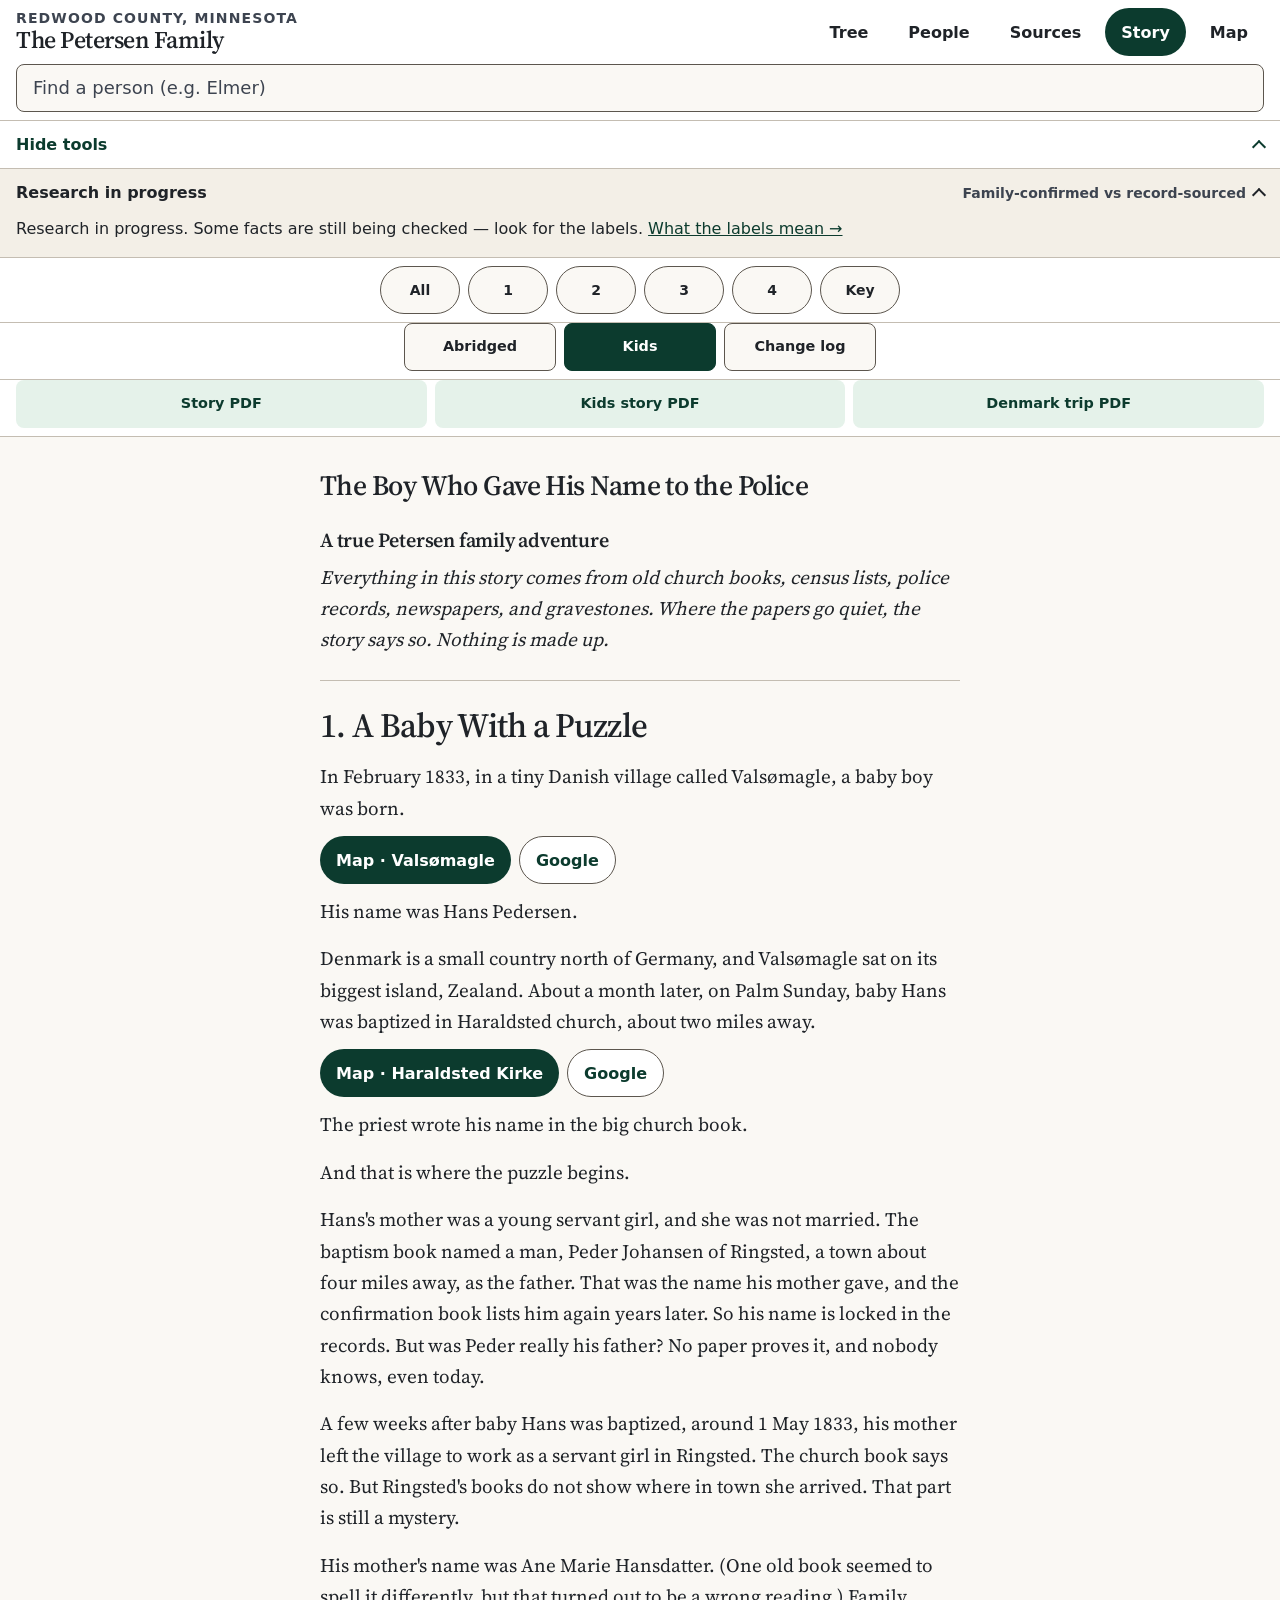
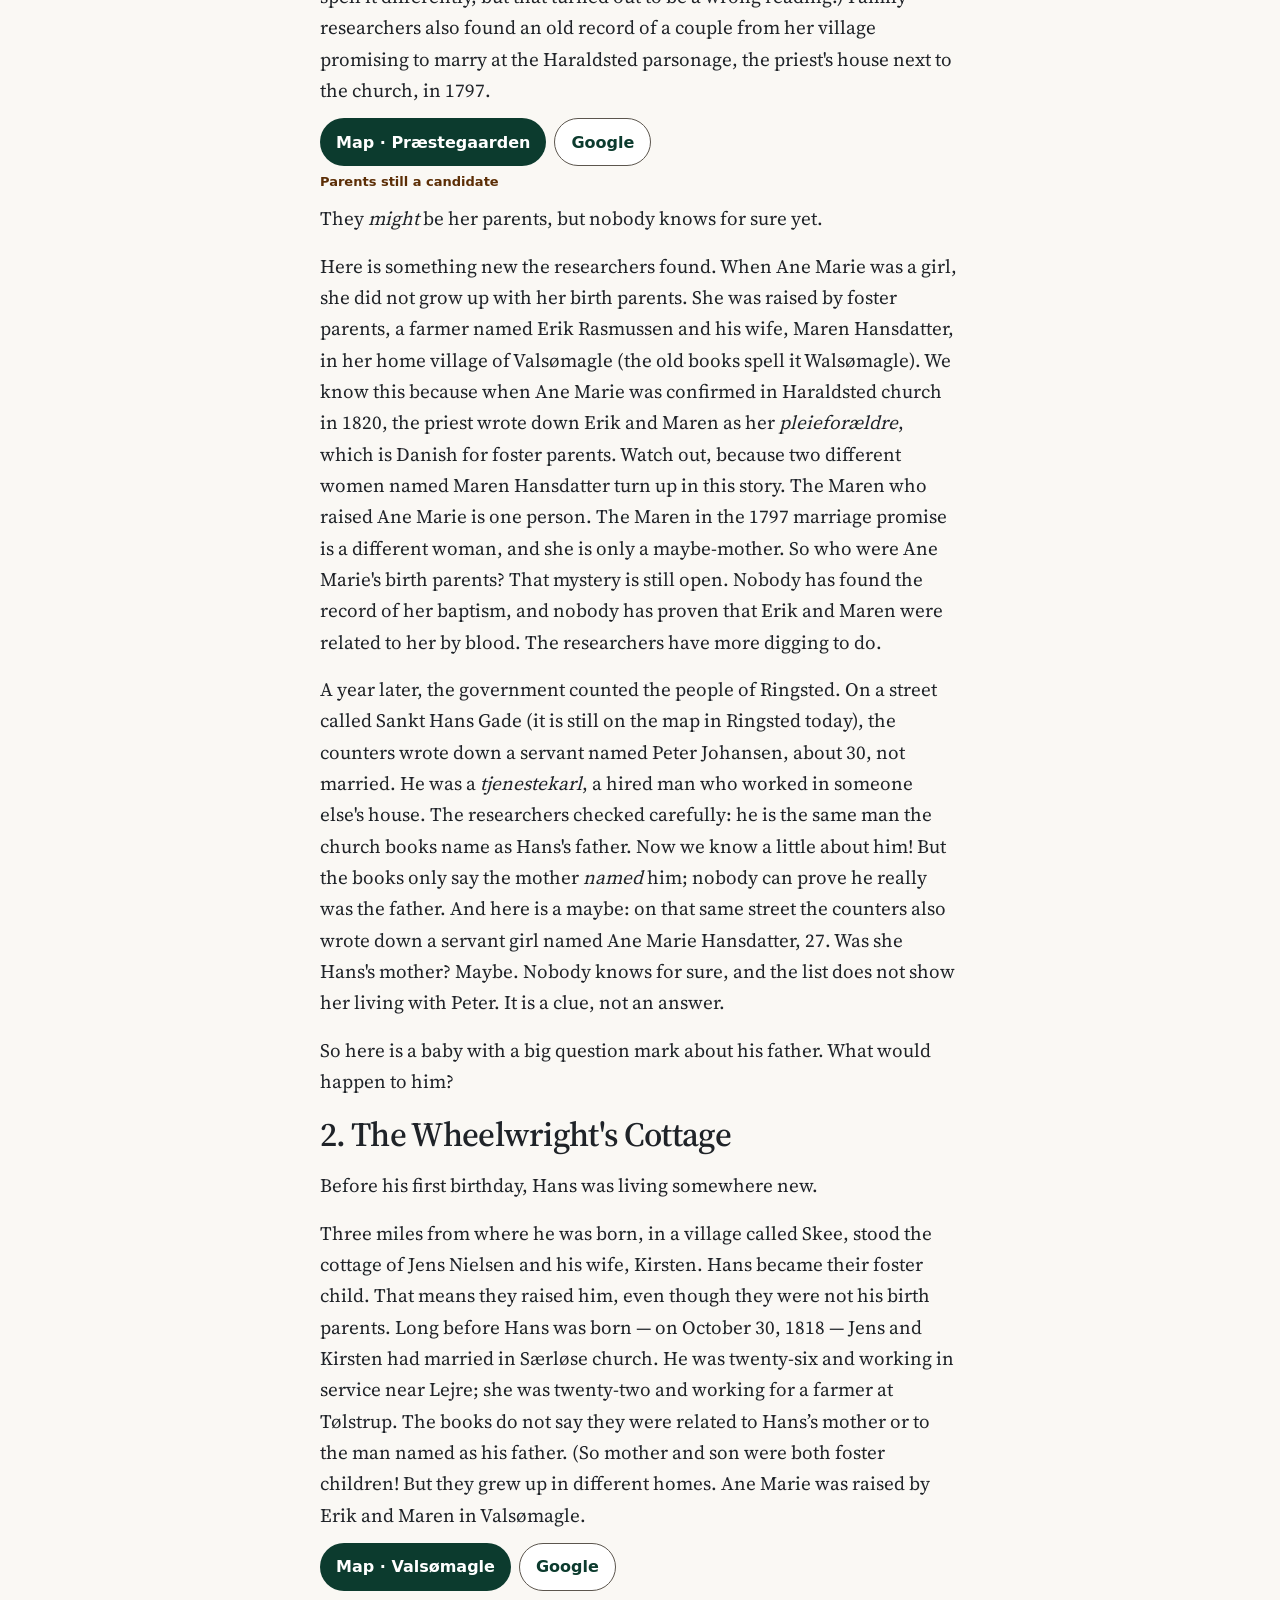
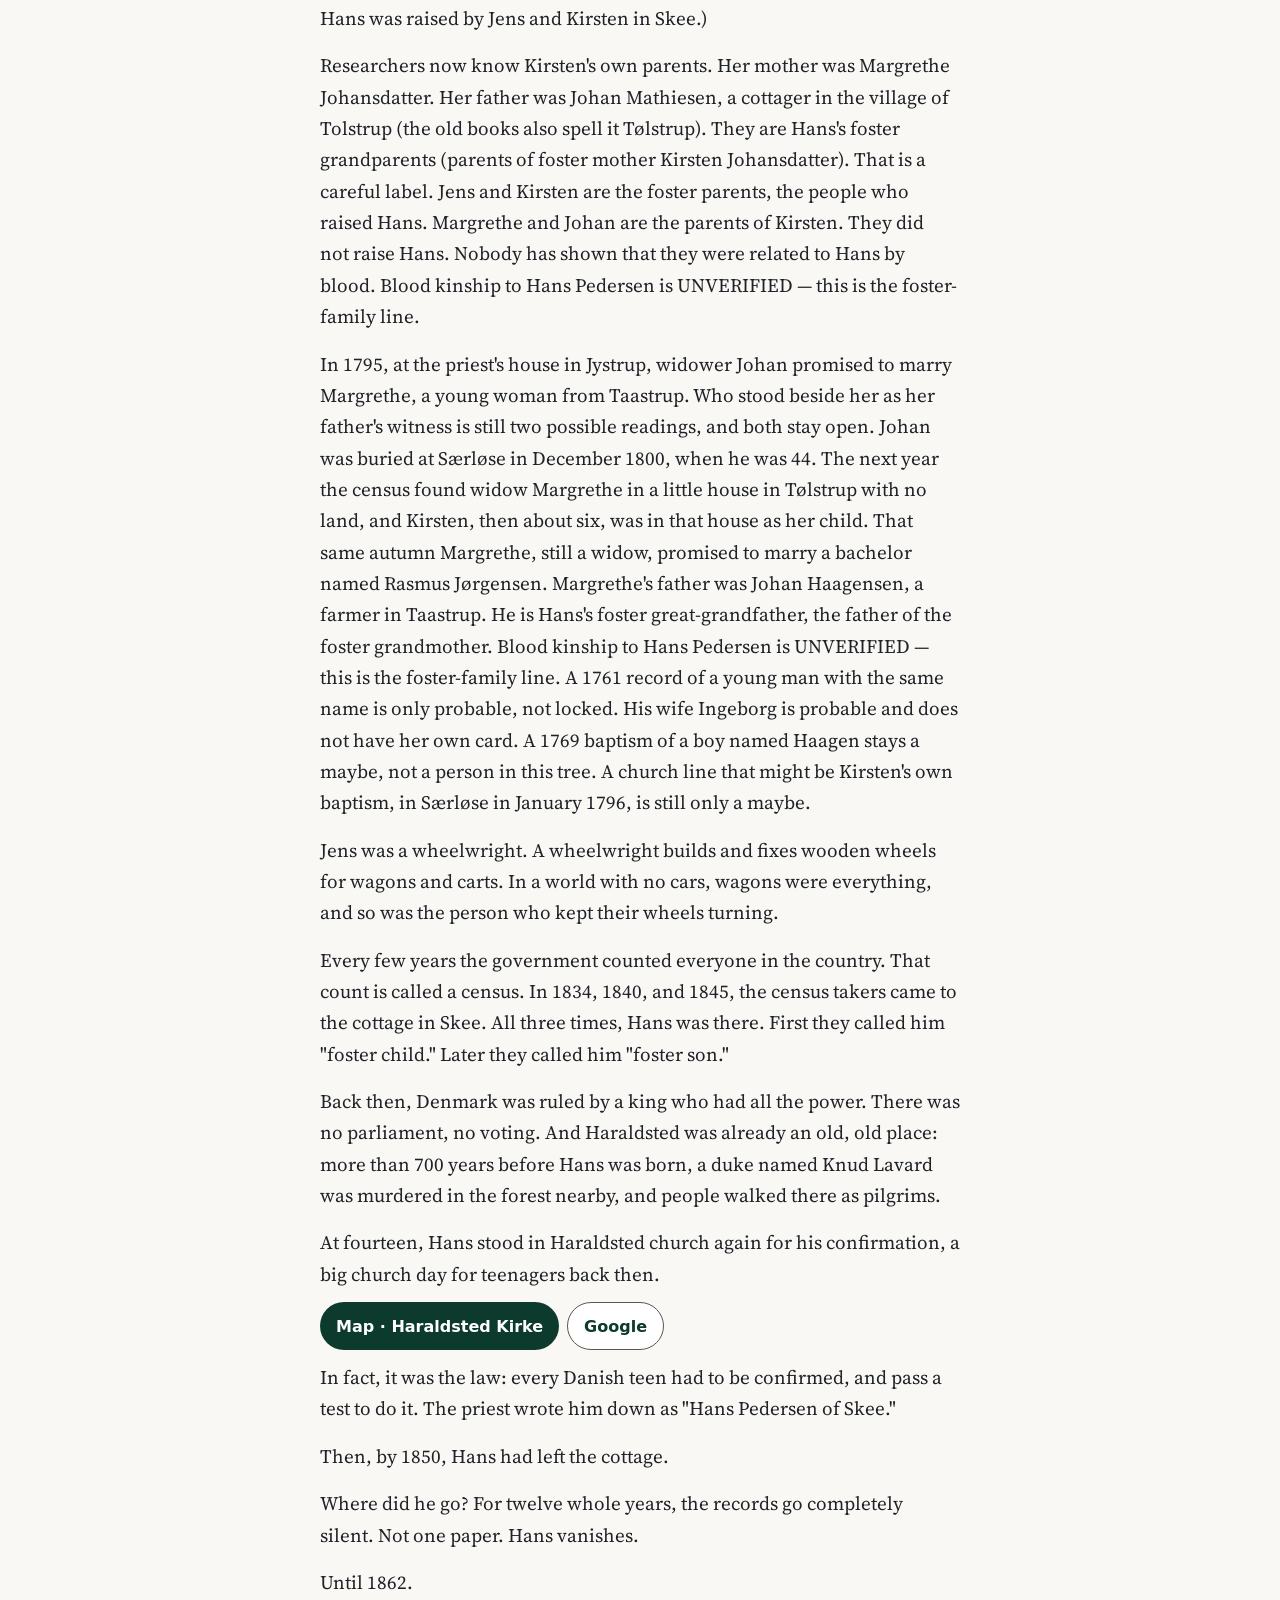
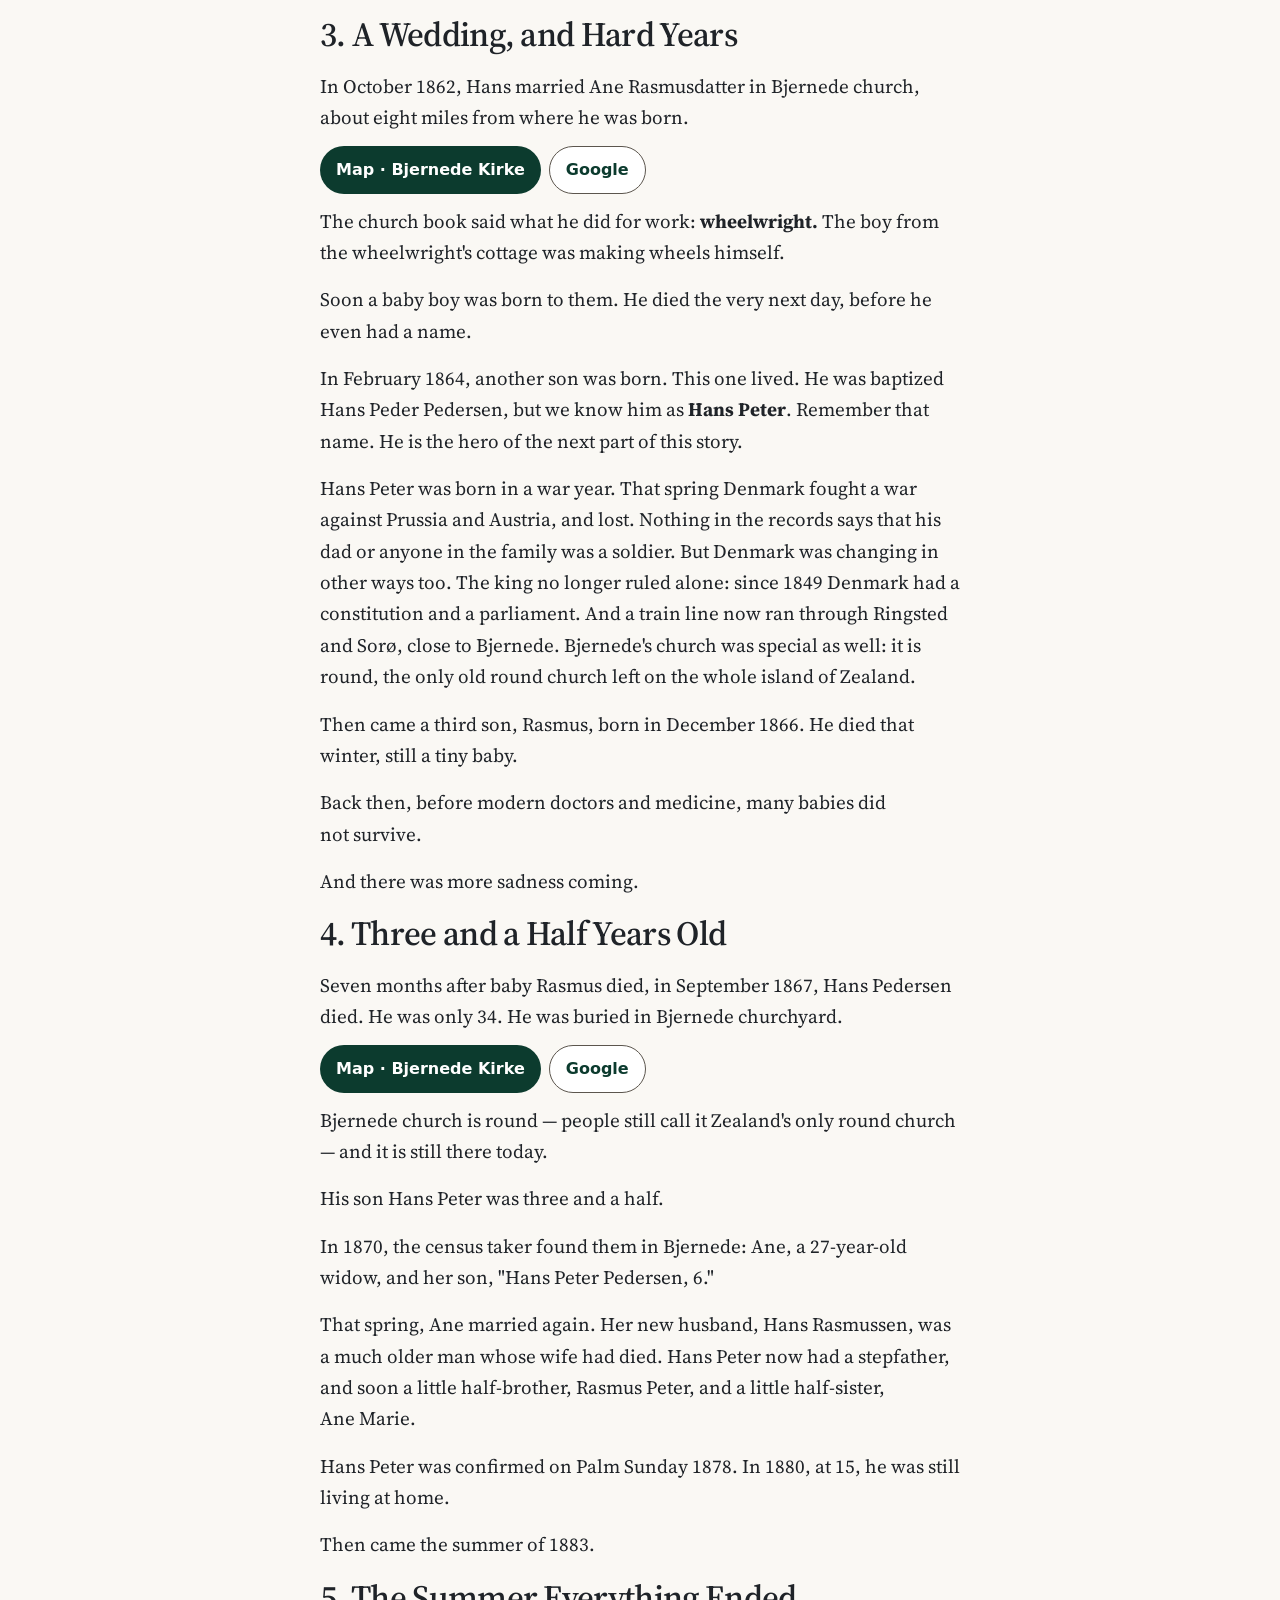
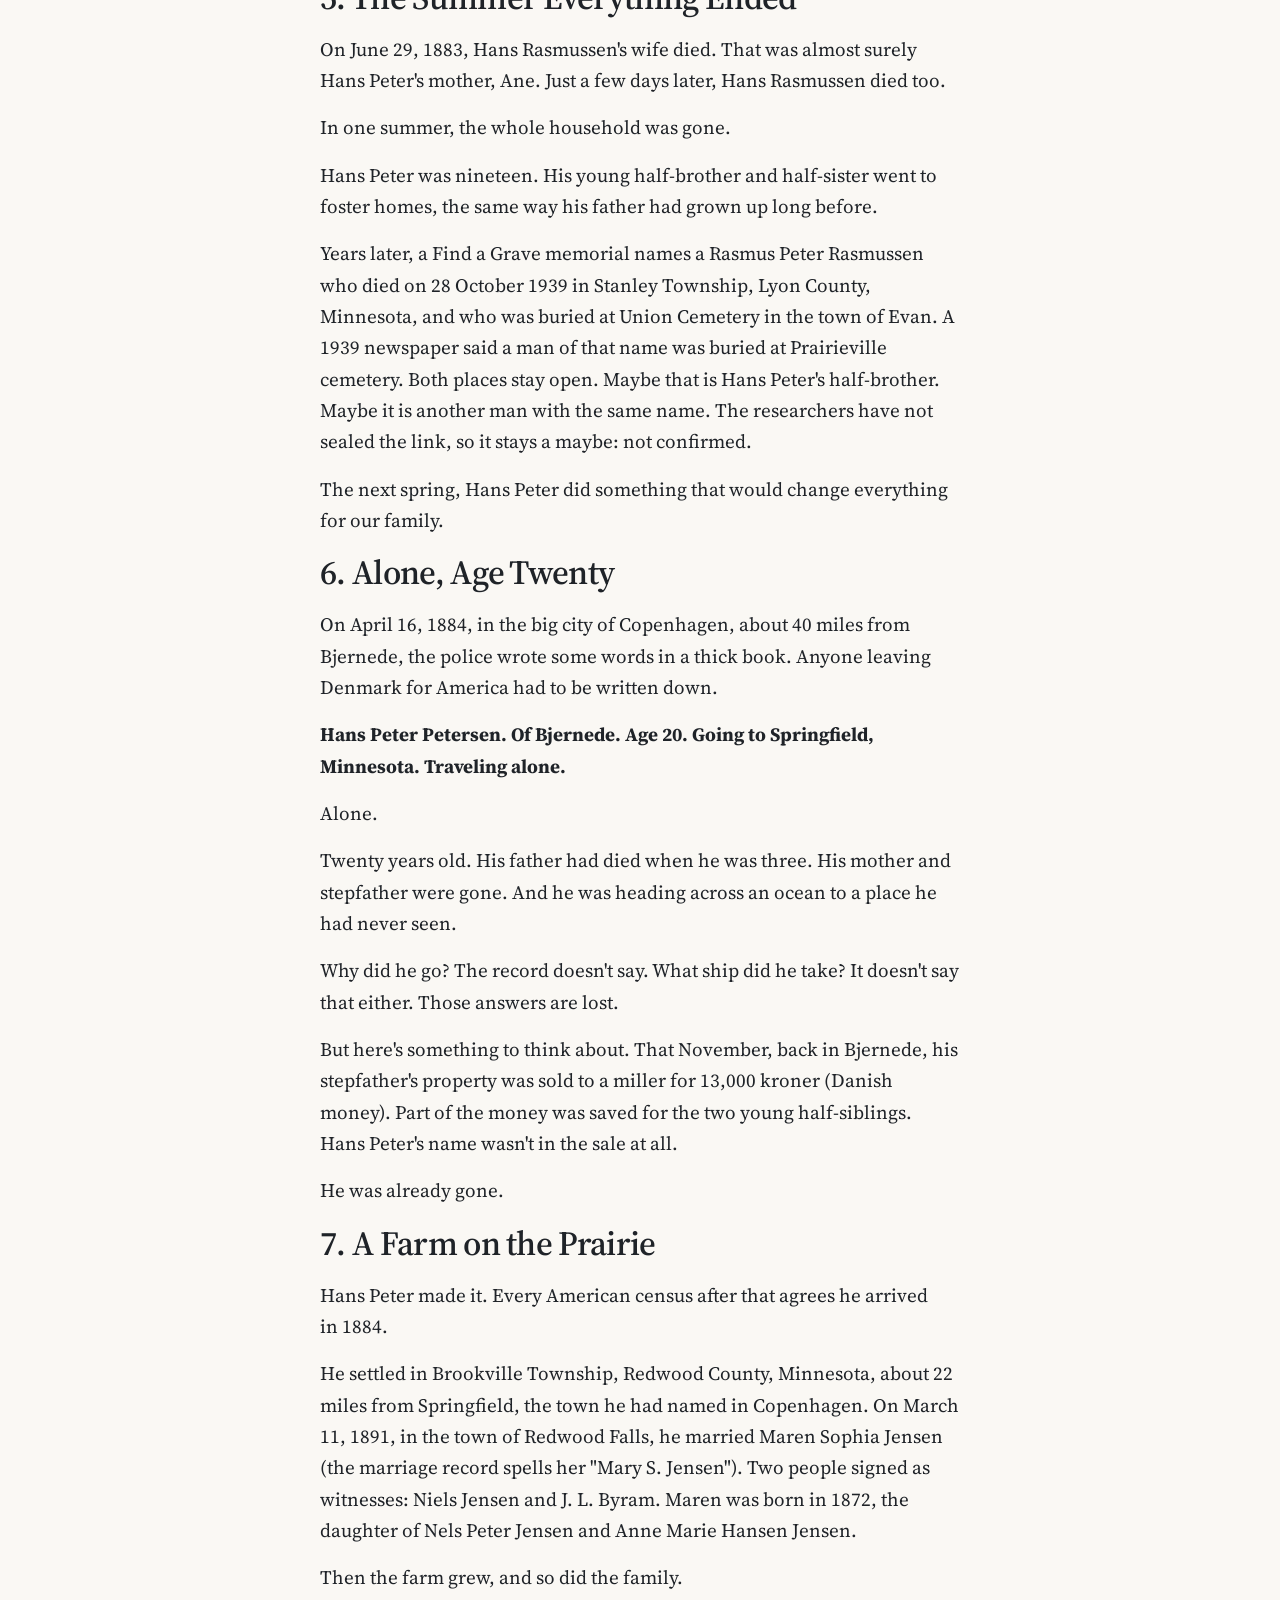
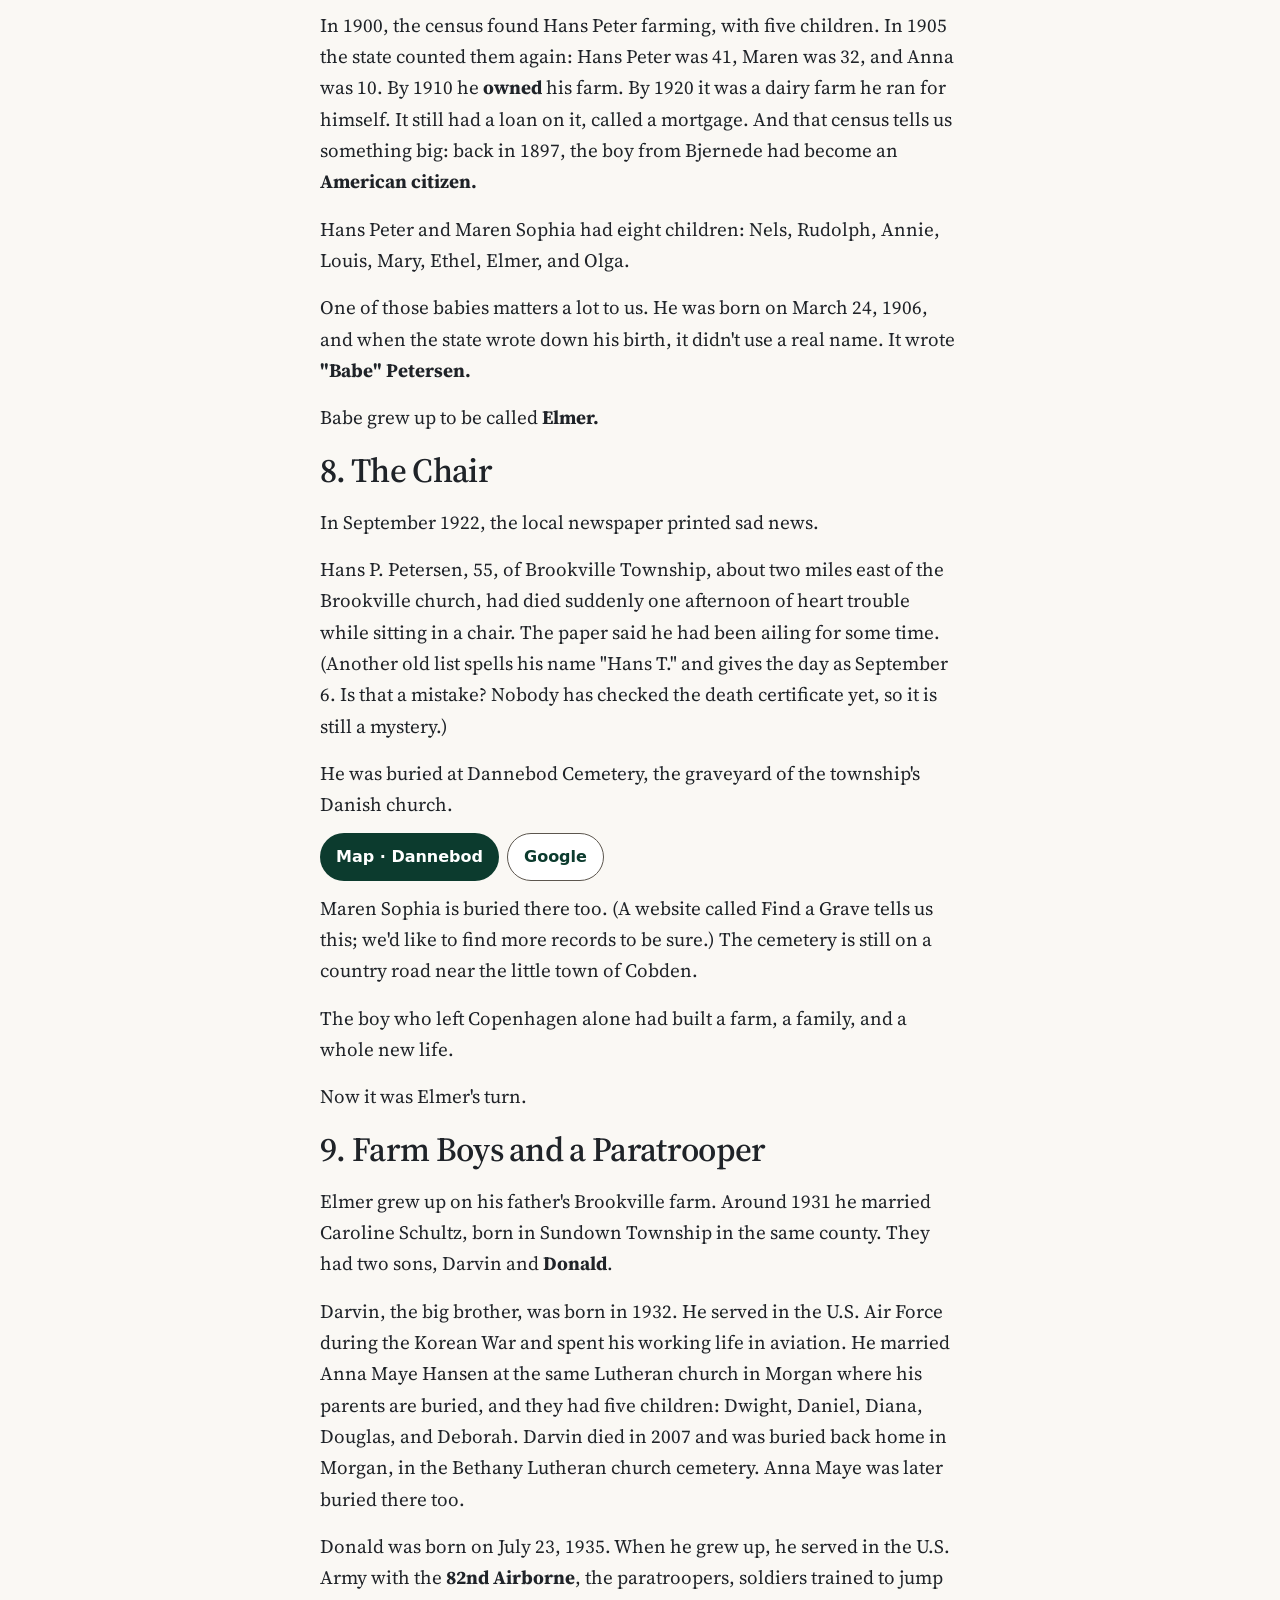
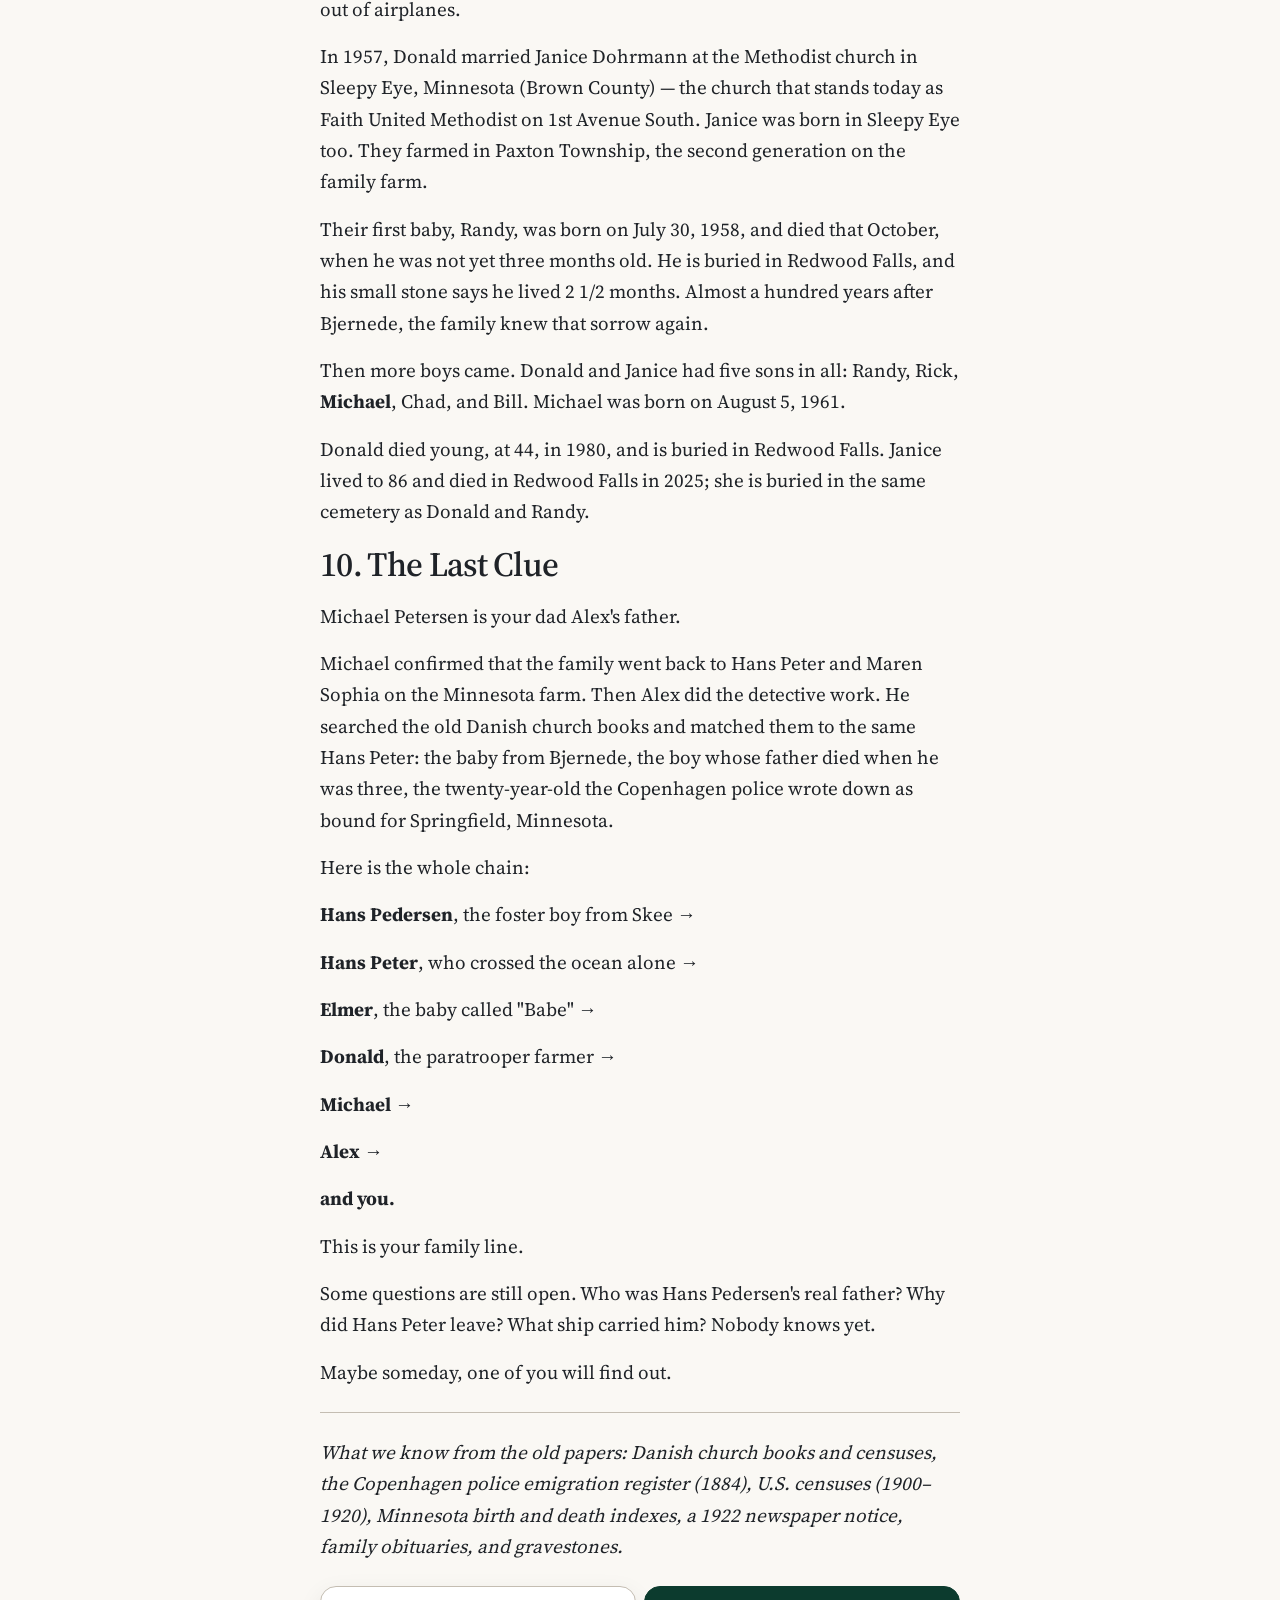
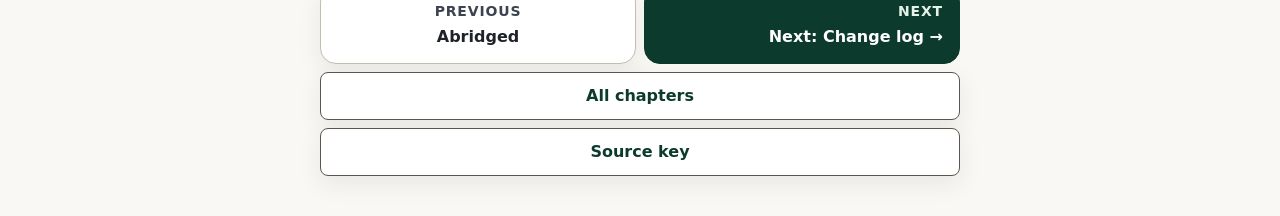
<file: story/kids.html>
<!doctype html>
<html lang="en">
<head>
<meta charset="utf-8">
<title>The Boy Who Gave His Name to the Police · Petersen Family</title>
<meta name="viewport" content="width=device-width, initial-scale=1, viewport-fit=cover">
<meta name="color-scheme" content="light only">
<meta name="theme-color" content="#FAF8F4">
<meta name="description" content="The Petersen family of Redwood County, Minnesota.">
<meta property="og:site_name" content="Petersen Family Tree">
<meta property="og:title" content="The Boy Who Gave His Name to the Police · Petersen Family">
<meta property="og:description" content="The Petersen family of Redwood County, Minnesota.">
<meta property="og:type" content="website">
<meta property="og:url" content="https://alexpetersen88.github.io/petersen-family-tree/story/kids.html">
<meta property="og:image" content="https://alexpetersen88.github.io/petersen-family-tree/og.png">
<meta property="og:image:width" content="1200">
<meta property="og:image:height" content="630">
<meta property="og:image:alt" content="The Petersen Family, Redwood County, Minnesota">
<meta name="twitter:card" content="summary_large_image">
<meta name="twitter:title" content="The Boy Who Gave His Name to the Police · Petersen Family">
<meta name="twitter:description" content="The Petersen family of Redwood County, Minnesota.">
<meta name="twitter:image" content="https://alexpetersen88.github.io/petersen-family-tree/og.png">
<link rel="canonical" href="https://alexpetersen88.github.io/petersen-family-tree/story/kids.html">
<link rel="icon" href="data:image/svg+xml,%3Csvg xmlns='http://www.w3.org/2000/svg' viewBox='0 0 32 32'%3E%3Crect width='32' height='32' rx='6' fill='%230C3B2E'/%3E%3C/svg%3E">
<script>
try{var v=localStorage.getItem("petersen-story-tools");var tight=matchMedia("(max-width:800px), (max-height:700px)").matches;if(v==="hidden"||(v!=="shown"&&tight))document.documentElement.classList.add("story-tools-collapsed")}catch(e){}
</script>
<link rel="stylesheet" href="../style.css">
</head>
<body class="page story">
<a class="skip" href="#content">Skip to content</a>
<div class="sticky-chrome">
<header>
<div class="brand"><p class="eyebrow">Redwood County, Minnesota</p><p class="brand"><a href="../index.html#start">The Petersen Family</a></p></div>
<nav aria-label="Primary"><a data-nav="tree" href="../index.html#tree">Tree</a><a href="../people.html">People</a><a href="../sources.html">Sources</a><a class="on" aria-current="page" href="index.html">Story</a><a href="../map.html">Map</a></nav>
</header>
<button type="button" class="story-tools-toggle" id="storytoolstoggle" aria-expanded="true" aria-controls="storytools"><span class="when-open">Hide tools</span><span class="when-closed">Show tools</span></button>
<div id="storytools" class="story-tools">
<div class="banner"></div>
<nav class="story-jump" aria-label="Chapters"><a href="index.html" aria-label="All chapters">All</a><a href="01-hans-pedersen-childhood.html" aria-label="Chapter 1">1</a><a href="02-bjernede-parents-and-loss.html" aria-label="Chapter 2">2</a><a href="03-hans-peter-to-minnesota.html" aria-label="Chapter 3">3</a><a href="04-elmer-to-alex.html" aria-label="Chapter 4">4</a><a href="source-key.html" aria-label="Source key">Key</a></nav>
<nav class="story-companions" aria-label="Story companions"><a href="abridged.html">Abridged</a><a href="kids.html" aria-current="page">Kids</a><a href="change-log.html">Change log</a></nav>
<nav class="story-files" aria-label="Downloads">
<a href="../downloads/Petersen-Family-Story.pdf">Story PDF</a>
<a href="../downloads/Petersen-Family-Story-Kids.pdf">Kids story PDF</a>
<a href="../downloads/Denmark-Trip-Itinerary.pdf">Denmark trip PDF</a>
</nav>
</div>
<script>
(function(){var c=document.documentElement.classList.contains("story-tools-collapsed"),b=document.getElementById("storytoolstoggle"),t=document.getElementById("storytools");if(b)b.setAttribute("aria-expanded",c?"false":"true");if(t){if(c)t.setAttribute("hidden","");else t.removeAttribute("hidden")}})();
</script>
</div>
<main id="content" class="story-wrap">
<article class="chapter">
<h1>The Boy Who Gave His Name to the Police</h1>
<h3>A true Petersen family adventure</h3>
<p><em>Everything in this story comes from old church books, census lists, police records, newspapers, and gravestones. Where the papers go quiet, the story says so. Nothing is made up.</em></p>
<hr class="story-rule">
<h2>1. A Baby With a Puzzle</h2>
<p>In February 1833, in a tiny Danish village called Valsømagle, a baby boy was born.<span class="map-links" role="group" aria-label="Map links for Valsømagle"><a class="map-link" href="https://www.openstreetmap.org/node/9956361203" target="_blank" rel="noopener noreferrer" aria-label="Open map of Valsømagle on OpenStreetMap">Map · Valsømagle</a><a class="map-link map-link-google" href="https://www.google.com/maps?q=55.4933219,11.8213452" target="_blank" rel="noopener noreferrer" aria-label="Google Maps for Valsømagle">Google</a></span> His name was Hans Pedersen.</p>
<p>Denmark is a small country north of Germany, and Valsømagle sat on its biggest island, Zealand. About a month later, on Palm Sunday, baby Hans was baptized in Haraldsted church, about two miles away.<span class="map-links" role="group" aria-label="Map links for Haraldsted Kirke and kirkegård"><a class="map-link" href="https://www.openstreetmap.org/way/264012020" target="_blank" rel="noopener noreferrer" aria-label="Open map of Haraldsted Kirke and kirkegård on OpenStreetMap">Map · Haraldsted Kirke</a><a class="map-link map-link-google" href="https://www.google.com/maps?q=55.4915324,11.7681618" target="_blank" rel="noopener noreferrer" aria-label="Google Maps for Haraldsted Kirke and kirkegård">Google</a></span> The priest wrote his name in the big church book.</p>
<p>And that is where the puzzle begins.</p>
<p>Hans&#x27;s mother was a young servant girl, and she was not married. The baptism book named a man, Peder Johansen of Ringsted, a town about four miles away, as the father. That was the name his mother gave, and the confirmation book lists him again years later. So his name is locked in the records. But was Peder really his father? No paper proves it, and nobody knows, even today.</p>
<p>A few weeks after baby Hans was baptized, around 1 May 1833, his mother left the village to work as a servant girl in Ringsted. The church book says so. But Ringsted&#x27;s books do not show where in town she arrived. That part is still a mystery.</p>
<p>His mother&#x27;s name was Ane Marie Hansdatter. (One old book seemed to spell it differently, but that turned out to be a wrong reading.) Family researchers also found an old record of a couple from her village promising to marry at the Haraldsted parsonage, the priest&#x27;s house next to the church, in 1797.<span class="map-links" role="group" aria-label="Haraldsted Præstegaarden. Place pin only. The couple as parents is still a candidate, not proven."><a class="map-link" href="https://www.openstreetmap.org/node/341232574" target="_blank" rel="noopener noreferrer" aria-label="Open map of Haraldsted Præstegaarden on OpenStreetMap">Map · Præstegaarden</a><a class="map-link map-link-google" href="https://www.google.com/maps?q=55.4910250,11.7692050" target="_blank" rel="noopener noreferrer" aria-label="Google Maps for Haraldsted Præstegaarden">Google</a><i class="map-caption">Parents still a candidate</i></span> They <em>might</em> be her parents, but nobody knows for sure yet.</p>
<p>Here is something new the researchers found. When Ane Marie was a girl, she did not grow up with her birth parents. She was raised by foster parents, a farmer named Erik Rasmussen and his wife, Maren Hansdatter, in her home village of Valsømagle (the old books spell it Walsømagle). We know this because when Ane Marie was confirmed in Haraldsted church in 1820, the priest wrote down Erik and Maren as her <em>pleieforældre</em>, which is Danish for foster parents. Watch out, because two different women named Maren Hansdatter turn up in this story. The Maren who raised Ane Marie is one person. The Maren in the 1797 marriage promise is a different woman, and she is only a maybe-mother. So who were Ane Marie&#x27;s birth parents? That mystery is still open. Nobody has found the record of her baptism, and nobody has proven that Erik and Maren were related to her by blood. The researchers have more digging to do.</p>
<p>A year later, the government counted the people of Ringsted. On a street called Sankt Hans Gade (it is still on the map in Ringsted today), the counters wrote down a servant named Peter Johansen, about 30, not married. He was a <em>tjenestekarl</em>, a hired man who worked in someone else&#x27;s house. The researchers checked carefully: he is the same man the church books name as Hans&#x27;s father. Now we know a little about him! But the books only say the mother <em>named</em> him; nobody can prove he really was the father. And here is a maybe: on that same street the counters also wrote down a servant girl named Ane Marie Hansdatter, 27. Was she Hans&#x27;s mother? Maybe. Nobody knows for sure, and the list does not show her living with Peter. It is a clue, not an answer.</p>
<p>So here is a baby with a big question mark about his father. What would happen to him?</p>
<h2>2. The Wheelwright&#x27;s Cottage</h2>
<p>Before his first birthday, Hans was living somewhere new.</p>
<p>Three miles from where he was born, in a village called Skee, stood the cottage of Jens Nielsen and his wife, Kirsten. Hans became their foster child. That means they raised him, even though they were not his birth parents. Long before Hans was born — on October 30, 1818 — Jens and Kirsten had married in Særløse church. He was twenty-six and working in service near Lejre; she was twenty-two and working for a farmer at Tølstrup. The books do not say they were related to Hans’s mother or to the man named as his father. (So mother and son were both foster children! But they grew up in different homes. Ane Marie was raised by Erik and Maren in Valsømagle.<span class="map-links" role="group" aria-label="Map links for Valsømagle"><a class="map-link" href="https://www.openstreetmap.org/node/9956361203" target="_blank" rel="noopener noreferrer" aria-label="Open map of Valsømagle on OpenStreetMap">Map · Valsømagle</a><a class="map-link map-link-google" href="https://www.google.com/maps?q=55.4933219,11.8213452" target="_blank" rel="noopener noreferrer" aria-label="Google Maps for Valsømagle">Google</a></span> Hans was raised by Jens and Kirsten in Skee.)</p>
<p>Researchers now know Kirsten&#x27;s own parents. Her mother was Margrethe Johansdatter. Her father was Johan Mathiesen, a cottager in the village of Tolstrup (the old books also spell it Tølstrup). They are Hans&#x27;s foster grandparents (parents of foster mother Kirsten Johansdatter). That is a careful label. Jens and Kirsten are the foster parents, the people who raised Hans. Margrethe and Johan are the parents of Kirsten. They did not raise Hans. Nobody has shown that they were related to Hans by blood. Blood kinship to Hans Pedersen is UNVERIFIED — this is the foster-family line.</p>
<p>In 1795, at the priest&#x27;s house in Jystrup, widower Johan promised to marry Margrethe, a young woman from Taastrup. Who stood beside her as her father&#x27;s witness is still two possible readings, and both stay open. Johan was buried at Særløse in December 1800, when he was 44. The next year the census found widow Margrethe in a little house in Tølstrup with no land, and Kirsten, then about six, was in that house as her child. That same autumn Margrethe, still a widow, promised to marry a bachelor named Rasmus Jørgensen. Margrethe&#x27;s father was Johan Haagensen, a farmer in Taastrup. He is Hans&#x27;s foster great-grandfather, the father of the foster grandmother. Blood kinship to Hans Pedersen is UNVERIFIED — this is the foster-family line. A 1761 record of a young man with the same name is only probable, not locked. His wife Ingeborg is probable and does not have her own card. A 1769 baptism of a boy named Haagen stays a maybe, not a person in this tree. A church line that might be Kirsten&#x27;s own baptism, in Særløse in January 1796, is still only a maybe.</p>
<p>Jens was a wheelwright. A wheelwright builds and fixes wooden wheels for wagons and carts. In a world with no cars, wagons were everything, and so was the person who kept their wheels turning.</p>
<p>Every few years the government counted everyone in the country. That count is called a census. In 1834, 1840, and 1845, the census takers came to the cottage in Skee. All three times, Hans was there. First they called him &quot;foster child.&quot; Later they called him &quot;foster son.&quot;</p>
<p>Back then, Denmark was ruled by a king who had all the power. There was no parliament, no voting. And Haraldsted was already an old, old place: more than 700 years before Hans was born, a duke named Knud Lavard was murdered in the forest nearby, and people walked there as pilgrims.</p>
<p>At fourteen, Hans stood in Haraldsted church again for his confirmation, a big church day for teenagers back then.<span class="map-links" role="group" aria-label="Map links for Haraldsted Kirke and kirkegård"><a class="map-link" href="https://www.openstreetmap.org/way/264012020" target="_blank" rel="noopener noreferrer" aria-label="Open map of Haraldsted Kirke and kirkegård on OpenStreetMap">Map · Haraldsted Kirke</a><a class="map-link map-link-google" href="https://www.google.com/maps?q=55.4915324,11.7681618" target="_blank" rel="noopener noreferrer" aria-label="Google Maps for Haraldsted Kirke and kirkegård">Google</a></span> In fact, it was the law: every Danish teen had to be confirmed, and pass a test to do it. The priest wrote him down as &quot;Hans Pedersen of Skee.&quot;</p>
<p>Then, by 1850, Hans had left the cottage.</p>
<p>Where did he go? For twelve whole years, the records go completely silent. Not one paper. Hans vanishes.</p>
<p>Until 1862.</p>
<h2>3. A Wedding, and Hard Years</h2>
<p>In October 1862, Hans married Ane Rasmusdatter in Bjernede church, about eight miles from where he was born.<span class="map-links" role="group" aria-label="Map links for Bjernede Kirke"><a class="map-link" href="https://www.openstreetmap.org/way/264012018" target="_blank" rel="noopener noreferrer" aria-label="Open map of Bjernede Kirke on OpenStreetMap">Map · Bjernede Kirke</a><a class="map-link map-link-google" href="https://www.google.com/maps/search/?api=1&amp;query=Bjernede+Kirke+Bjernede+Kirkevej+1A+4180+Sor%C3%B8" target="_blank" rel="noopener noreferrer" aria-label="Google Maps for Bjernede Kirke">Google</a></span> The church book said what he did for work: <strong>wheelwright.</strong> The boy from the wheelwright&#x27;s cottage was making wheels himself.</p>
<p>Soon a baby boy was born to them. He died the very next day, before he even had a name.</p>
<p>In February 1864, another son was born. This one lived. He was baptized Hans Peder Pedersen, but we know him as <strong>Hans Peter</strong>. Remember that name. He is the hero of the next part of this story.</p>
<p>Hans Peter was born in a war year. That spring Denmark fought a war against Prussia and Austria, and lost. Nothing in the records says that his dad or anyone in the family was a soldier. But Denmark was changing in other ways too. The king no longer ruled alone: since 1849 Denmark had a constitution and a parliament. And a train line now ran through Ringsted and Sorø, close to Bjernede. Bjernede&#x27;s church was special as well: it is round, the only old round church left on the whole island of Zealand.</p>
<p>Then came a third son, Rasmus, born in December 1866. He died that winter, still a tiny baby.</p>
<p>Back then, before modern doctors and medicine, many babies did not survive.</p>
<p>And there was more sadness coming.</p>
<h2>4. Three and a Half Years Old</h2>
<p>Seven months after baby Rasmus died, in September 1867, Hans Pedersen died. He was only 34. He was buried in Bjernede churchyard.<span class="map-links" role="group" aria-label="Map links for Bjernede Kirke"><a class="map-link" href="https://www.openstreetmap.org/way/264012018" target="_blank" rel="noopener noreferrer" aria-label="Open map of Bjernede Kirke on OpenStreetMap">Map · Bjernede Kirke</a><a class="map-link map-link-google" href="https://www.google.com/maps/search/?api=1&amp;query=Bjernede+Kirke+Bjernede+Kirkevej+1A+4180+Sor%C3%B8" target="_blank" rel="noopener noreferrer" aria-label="Google Maps for Bjernede Kirke">Google</a></span> Bjernede church is round — people still call it Zealand&#x27;s only round church — and it is still there today.</p>
<p>His son Hans Peter was three and a half.</p>
<p>In 1870, the census taker found them in Bjernede: Ane, a 27-year-old widow, and her son, &quot;Hans Peter Pedersen, 6.&quot;</p>
<p>That spring, Ane married again. Her new husband, Hans Rasmussen, was a much older man whose wife had died. Hans Peter now had a stepfather, and soon a little half-brother, Rasmus Peter, and a little half-sister, Ane Marie.</p>
<p>Hans Peter was confirmed on Palm Sunday 1878. In 1880, at 15, he was still living at home.</p>
<p>Then came the summer of 1883.</p>
<h2>5. The Summer Everything Ended</h2>
<p>On June 29, 1883, Hans Rasmussen&#x27;s wife died. That was almost surely Hans Peter&#x27;s mother, Ane. Just a few days later, Hans Rasmussen died too.</p>
<p>In one summer, the whole household was gone.</p>
<p>Hans Peter was nineteen. His young half-brother and half-sister went to foster homes, the same way his father had grown up long before.</p>
<p>Years later, a Find a Grave memorial names a Rasmus Peter Rasmussen who died on 28 October 1939 in Stanley Township, Lyon County, Minnesota, and who was buried at Union Cemetery in the town of Evan. A 1939 newspaper said a man of that name was buried at Prairieville cemetery. Both places stay open. Maybe that is Hans Peter&#x27;s half-brother. Maybe it is another man with the same name. The researchers have not sealed the link, so it stays a maybe: not confirmed.</p>
<p>The next spring, Hans Peter did something that would change everything for our family.</p>
<h2>6. Alone, Age Twenty</h2>
<p>On April 16, 1884, in the big city of Copenhagen, about 40 miles from Bjernede, the police wrote some words in a thick book. Anyone leaving Denmark for America had to be written down.</p>
<p><strong>Hans Peter Petersen. Of Bjernede. Age 20. Going to Springfield, Minnesota. Traveling alone.</strong></p>
<p>Alone.</p>
<p>Twenty years old. His father had died when he was three. His mother and stepfather were gone. And he was heading across an ocean to a place he had never seen.</p>
<p>Why did he go? The record doesn&#x27;t say. What ship did he take? It doesn&#x27;t say that either. Those answers are lost.</p>
<p>But here&#x27;s something to think about. That November, back in Bjernede, his stepfather&#x27;s property was sold to a miller for 13,000 kroner (Danish money). Part of the money was saved for the two young half-siblings. Hans Peter&#x27;s name wasn&#x27;t in the sale at all.</p>
<p>He was already gone.</p>
<h2>7. A Farm on the Prairie</h2>
<p>Hans Peter made it. Every American census after that agrees he arrived in 1884.</p>
<p>He settled in Brookville Township, Redwood County, Minnesota, about 22 miles from Springfield, the town he had named in Copenhagen. On March 11, 1891, in the town of Redwood Falls, he married Maren Sophia Jensen (the marriage record spells her &quot;Mary S. Jensen&quot;). Two people signed as witnesses: Niels Jensen and J. L. Byram. Maren was born in 1872, the daughter of Nels Peter Jensen and Anne Marie Hansen Jensen.</p>
<p>Then the farm grew, and so did the family.</p>
<p>In 1900, the census found Hans Peter farming, with five children. In 1905 the state counted them again: Hans Peter was 41, Maren was 32, and Anna was 10. By 1910 he <strong>owned</strong> his farm. By 1920 it was a dairy farm he ran for himself. It still had a loan on it, called a mortgage. And that census tells us something big: back in 1897, the boy from Bjernede had become an <strong>American citizen.</strong></p>
<p>Hans Peter and Maren Sophia had eight children: Nels, Rudolph, Annie, Louis, Mary, Ethel, Elmer, and Olga.</p>
<p>One of those babies matters a lot to us. He was born on March 24, 1906, and when the state wrote down his birth, it didn&#x27;t use a real name. It wrote <strong>&quot;Babe&quot; Petersen.</strong></p>
<p>Babe grew up to be called <strong>Elmer.</strong></p>
<h2>8. The Chair</h2>
<p>In September 1922, the local newspaper printed sad news.</p>
<p>Hans P. Petersen, 55, of Brookville Township, about two miles east of the Brookville church, had died suddenly one afternoon of heart trouble while sitting in a chair. The paper said he had been ailing for some time. (Another old list spells his name &quot;Hans T.&quot; and gives the day as September 6. Is that a mistake? Nobody has checked the death certificate yet, so it is still a mystery.)</p>
<p>He was buried at Dannebod Cemetery, the graveyard of the township&#x27;s Danish church.<span class="map-links" role="group" aria-label="Map links for Dannebod Cemetery"><a class="map-link" href="https://www.openstreetmap.org/?mlat=44.31115&amp;mlon=-94.89040#map=16/44.31115/-94.89040" target="_blank" rel="noopener noreferrer" aria-label="Open map of Dannebod Cemetery on OpenStreetMap">Map · Dannebod</a><a class="map-link map-link-google" href="https://www.google.com/maps?q=44.31115,-94.89040" target="_blank" rel="noopener noreferrer" aria-label="Google Maps for Dannebod Cemetery">Google</a></span> Maren Sophia is buried there too. (A website called Find a Grave tells us this; we&#x27;d like to find more records to be sure.) The cemetery is still on a country road near the little town of Cobden.</p>
<p>The boy who left Copenhagen alone had built a farm, a family, and a whole new life.</p>
<p>Now it was Elmer&#x27;s turn.</p>
<h2>9. Farm Boys and a Paratrooper</h2>
<p>Elmer grew up on his father&#x27;s Brookville farm. Around 1931 he married Caroline Schultz, born in Sundown Township in the same county. They had two sons, Darvin and <strong>Donald</strong>.</p>
<p>Darvin, the big brother, was born in 1932. He served in the U.S. Air Force during the Korean War and spent his working life in aviation. He married Anna Maye Hansen at the same Lutheran church in Morgan where his parents are buried, and they had five children: Dwight, Daniel, Diana, Douglas, and Deborah. Darvin died in 2007 and was buried back home in Morgan, in the Bethany Lutheran church cemetery. Anna Maye was later buried there too.</p>
<p>Donald was born on July 23, 1935. When he grew up, he served in the U.S. Army with the <strong>82nd Airborne</strong>, the paratroopers, soldiers trained to jump out of airplanes.</p>
<p>In 1957, Donald married Janice Dohrmann at the Methodist church in Sleepy Eye, Minnesota (Brown County) — the church that stands today as Faith United Methodist on 1st Avenue South. Janice was born in Sleepy Eye too. They farmed in Paxton Township, the second generation on the family farm.</p>
<p>Their first baby, Randy, was born on July 30, 1958, and died that October, when he was not yet three months old. He is buried in Redwood Falls, and his small stone says he lived 2 1/2 months. Almost a hundred years after Bjernede, the family knew that sorrow again.</p>
<p>Then more boys came. Donald and Janice had five sons in all: Randy, Rick, <strong>Michael</strong>, Chad, and Bill. Michael was born on August 5, 1961.</p>
<p>Donald died young, at 44, in 1980, and is buried in Redwood Falls. Janice lived to 86 and died in Redwood Falls in 2025; she is buried in the same cemetery as Donald and Randy.</p>
<h2>10. The Last Clue</h2>
<p>Michael Petersen is your dad Alex&#x27;s father.</p>
<p>Michael confirmed that the family went back to Hans Peter and Maren Sophia on the Minnesota farm. Then Alex did the detective work. He searched the old Danish church books and matched them to the same Hans Peter: the baby from Bjernede, the boy whose father died when he was three, the twenty-year-old the Copenhagen police wrote down as bound for Springfield, Minnesota.</p>
<p>Here is the whole chain:</p>
<p><strong>Hans Pedersen</strong>, the foster boy from Skee →</p>
<p><strong>Hans Peter</strong>, who crossed the ocean alone →</p>
<p><strong>Elmer</strong>, the baby called &quot;Babe&quot; →</p>
<p><strong>Donald</strong>, the paratrooper farmer →</p>
<p><strong>Michael</strong> →</p>
<p><strong>Alex</strong> →</p>
<p><strong>and you.</strong></p>
<p>This is your family line.</p>
<p>Some questions are still open. Who was Hans Pedersen&#x27;s real father? Why did Hans Peter leave? What ship carried him? Nobody knows yet.</p>
<p>Maybe someday, one of you will find out.</p>
<hr class="story-rule">
<p><em>What we know from the old papers: Danish church books and censuses, the Copenhagen police emigration register (1884), U.S. censuses (1900–1920), Minnesota birth and death indexes, a 1922 newspaper notice, family obituaries, and gravestones.</em></p>
</article>
<nav class="pager" aria-label="More of the story">
<a class="prev" href="abridged.html"><span class="dir">Previous</span><span class="label">Abridged</span></a>
<a class="next" href="change-log.html"><span class="dir">Next</span><span class="label">Next: Change log →</span></a>
<a class="keylink" href="index.html">All chapters</a>
<a class="keylink" href="source-key.html">Source key</a>
</nav>
</main>
<script src="../data.js"></script>
<script src="../common.js"></script>
<script src="../lineage.js"></script>
<script src="../finder.js"></script>
</body>
</html>
</file>
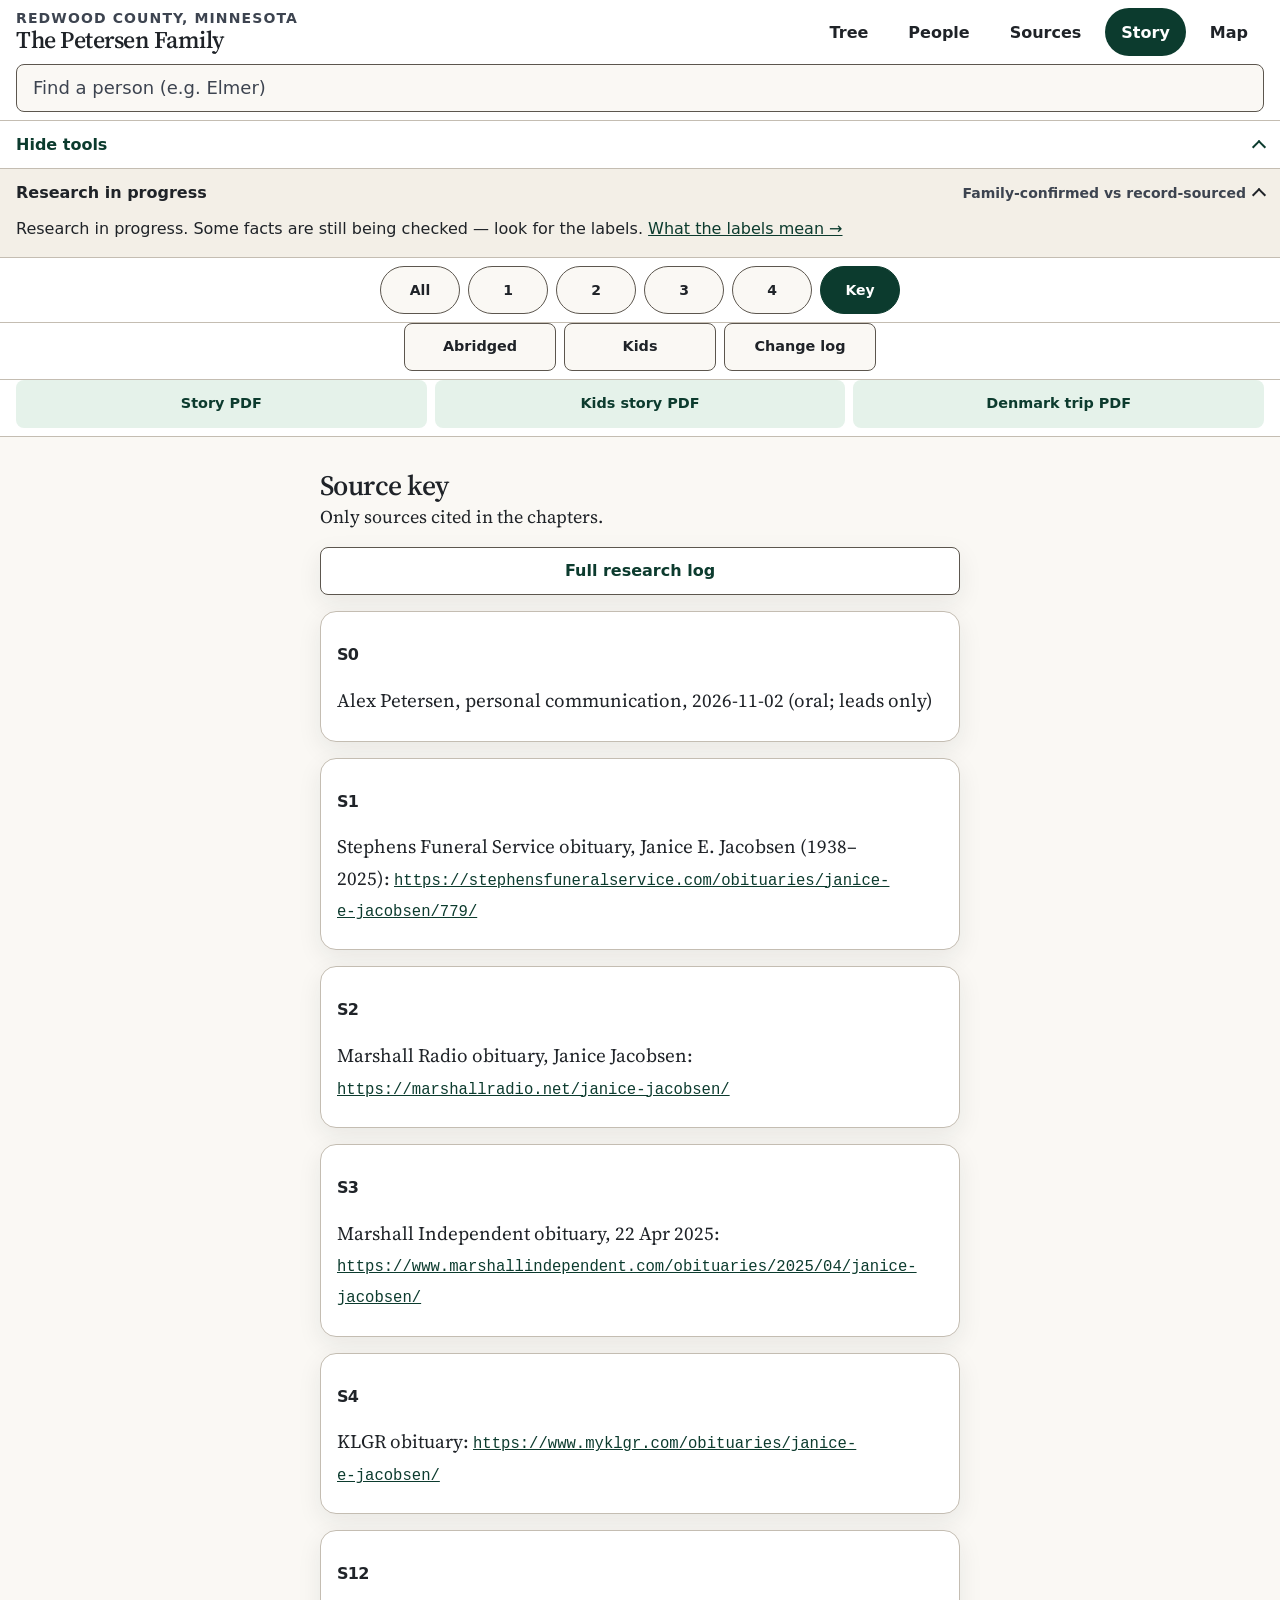
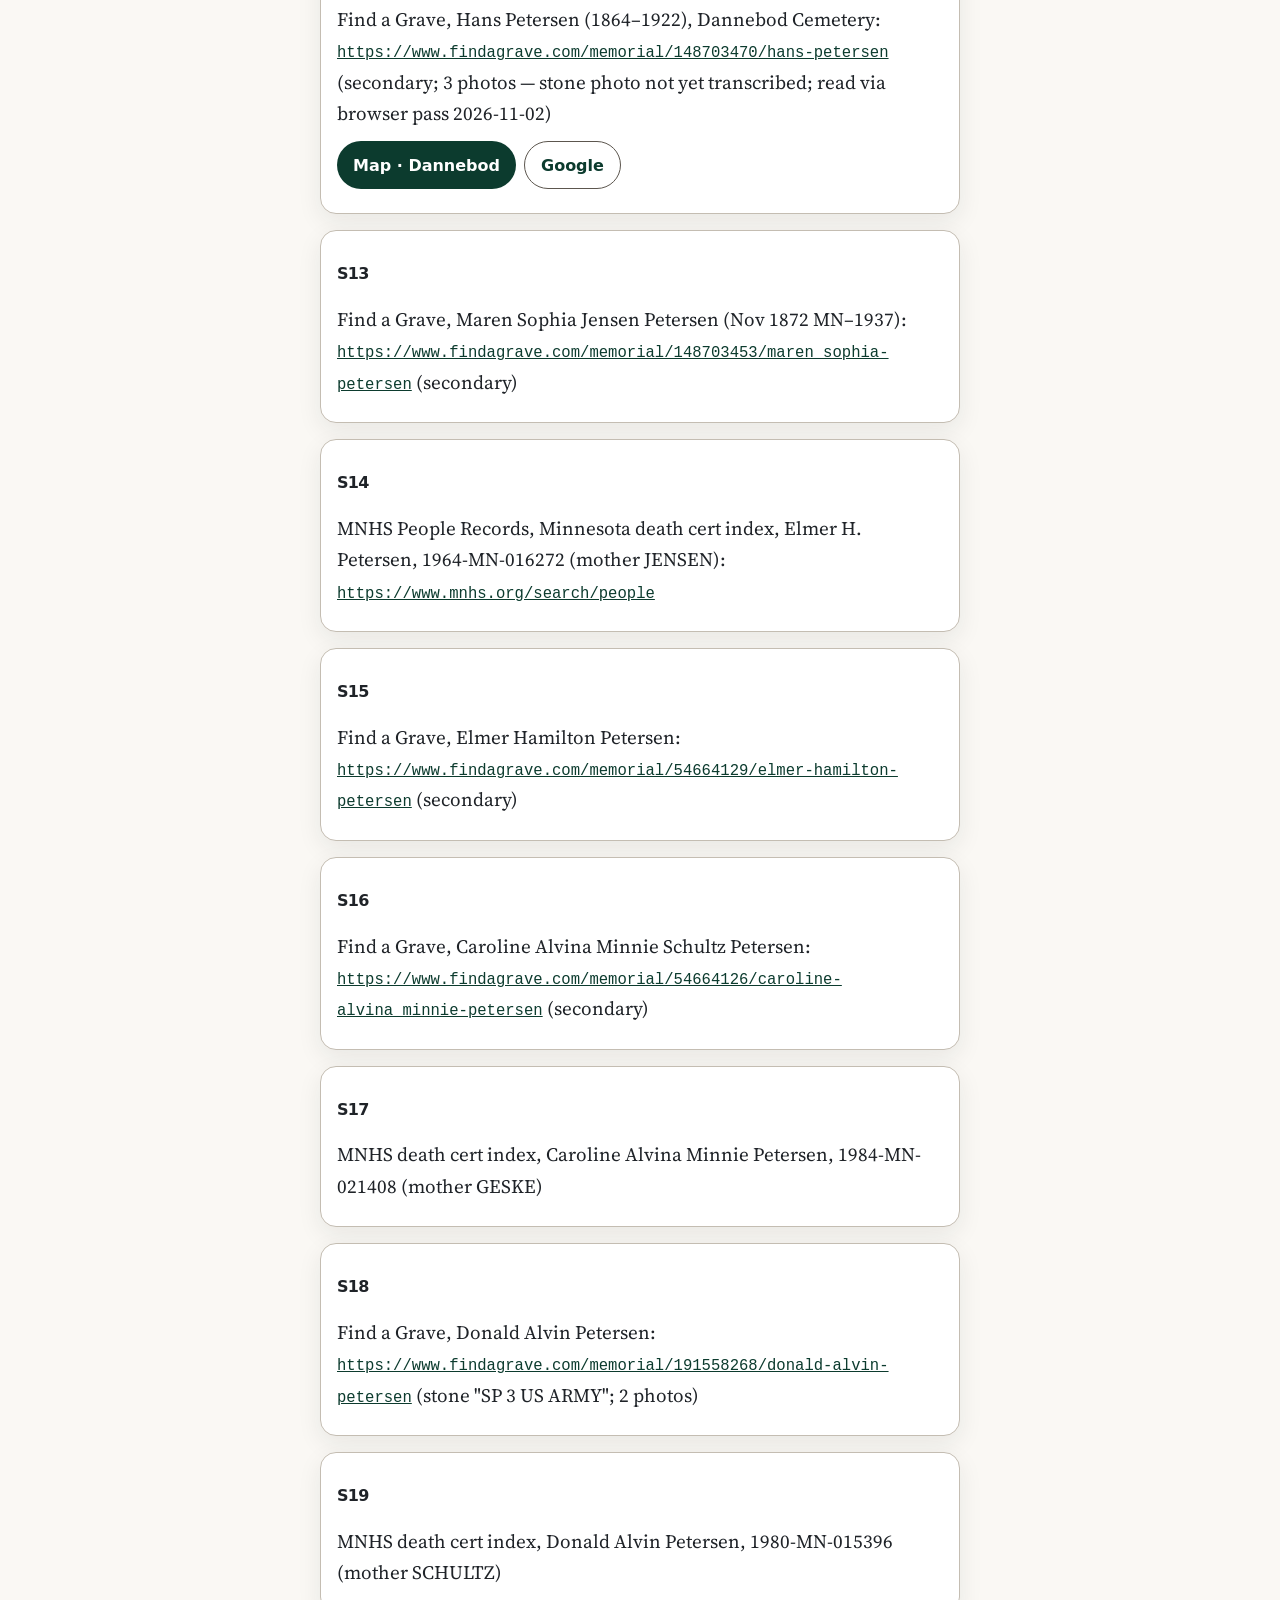
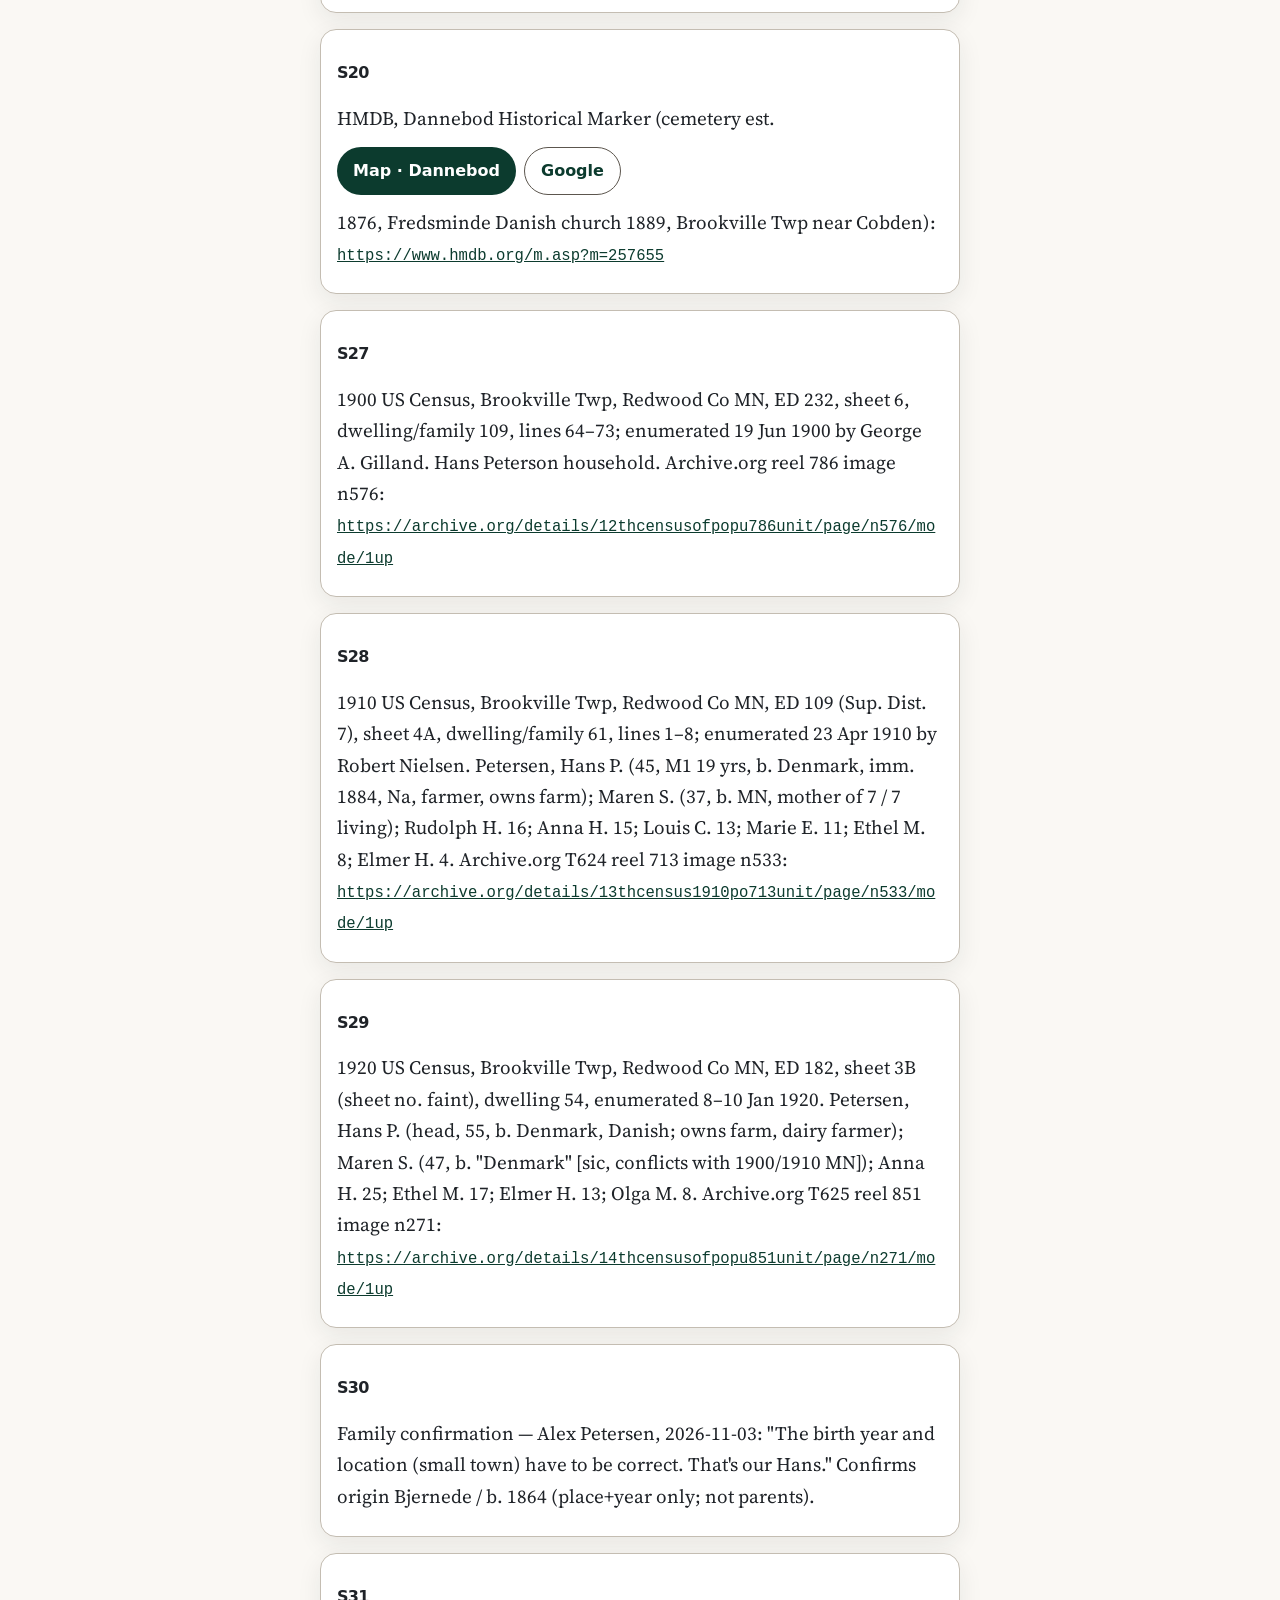
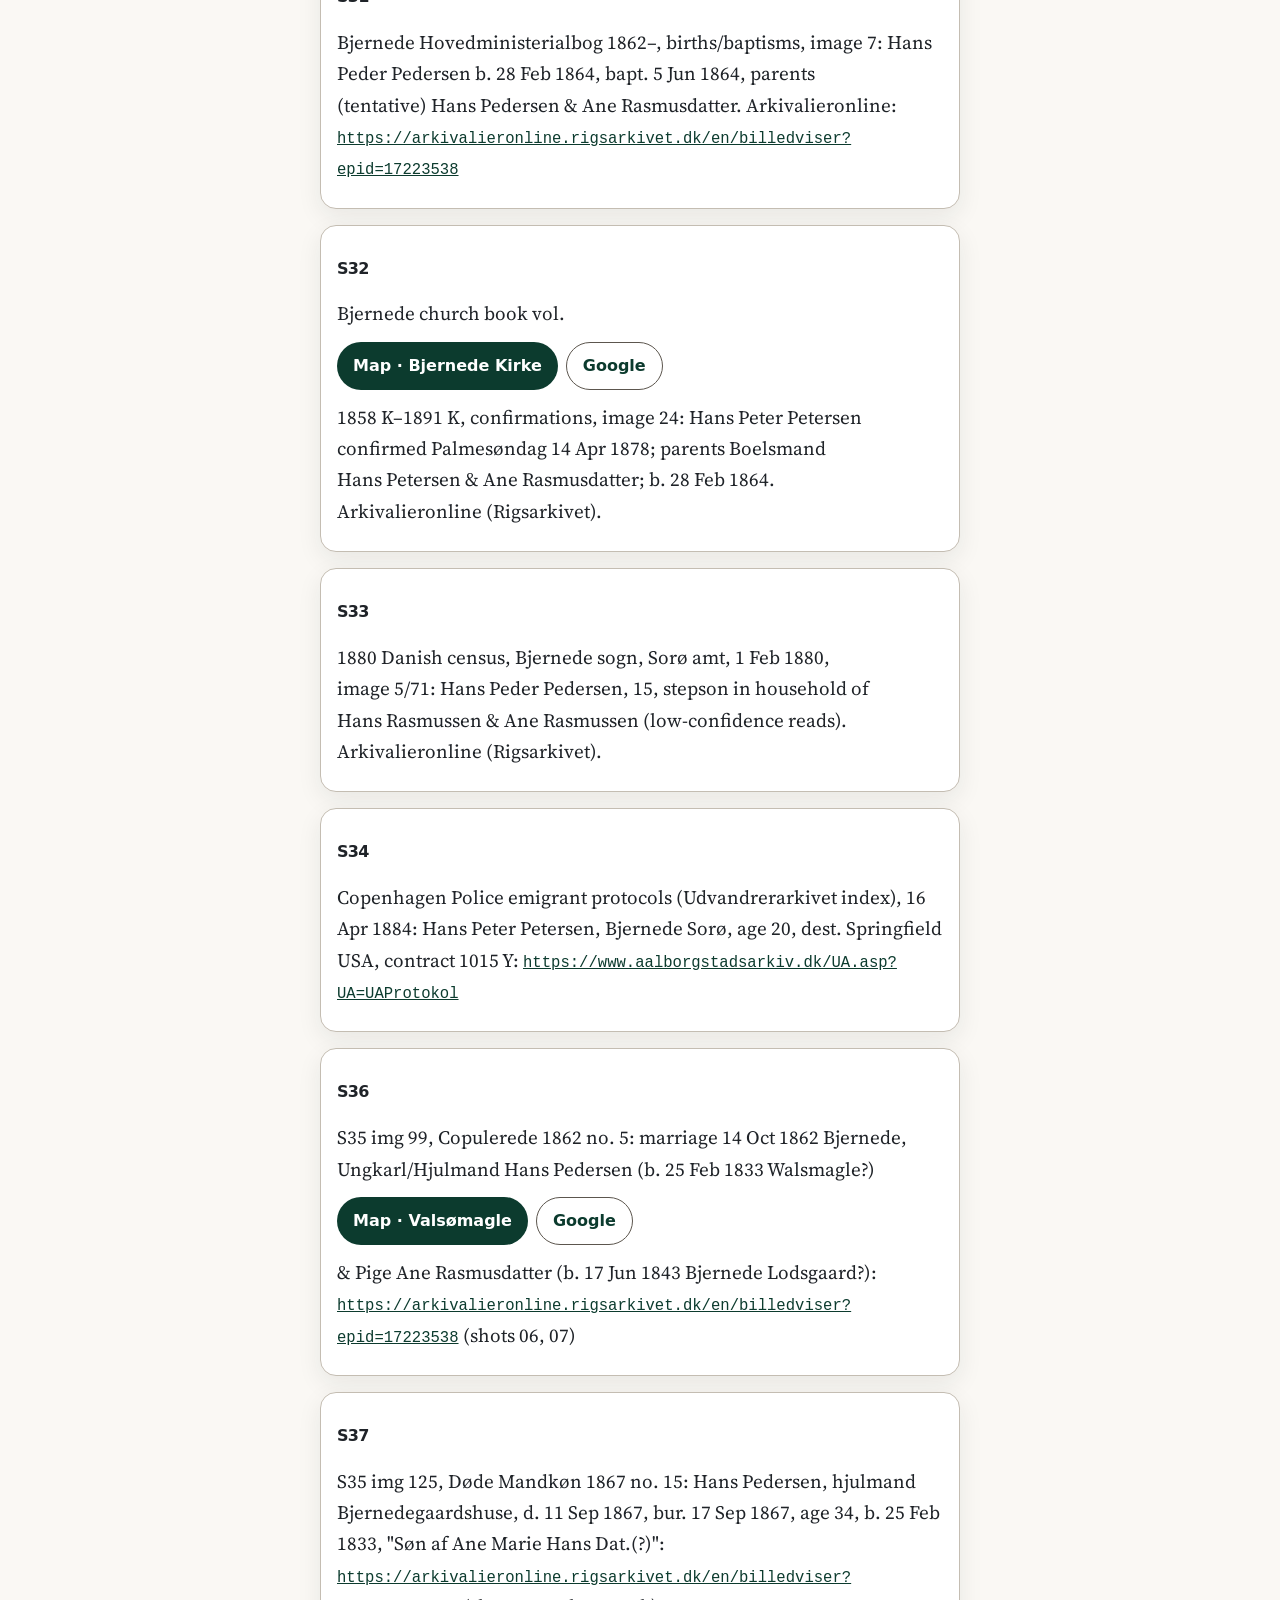
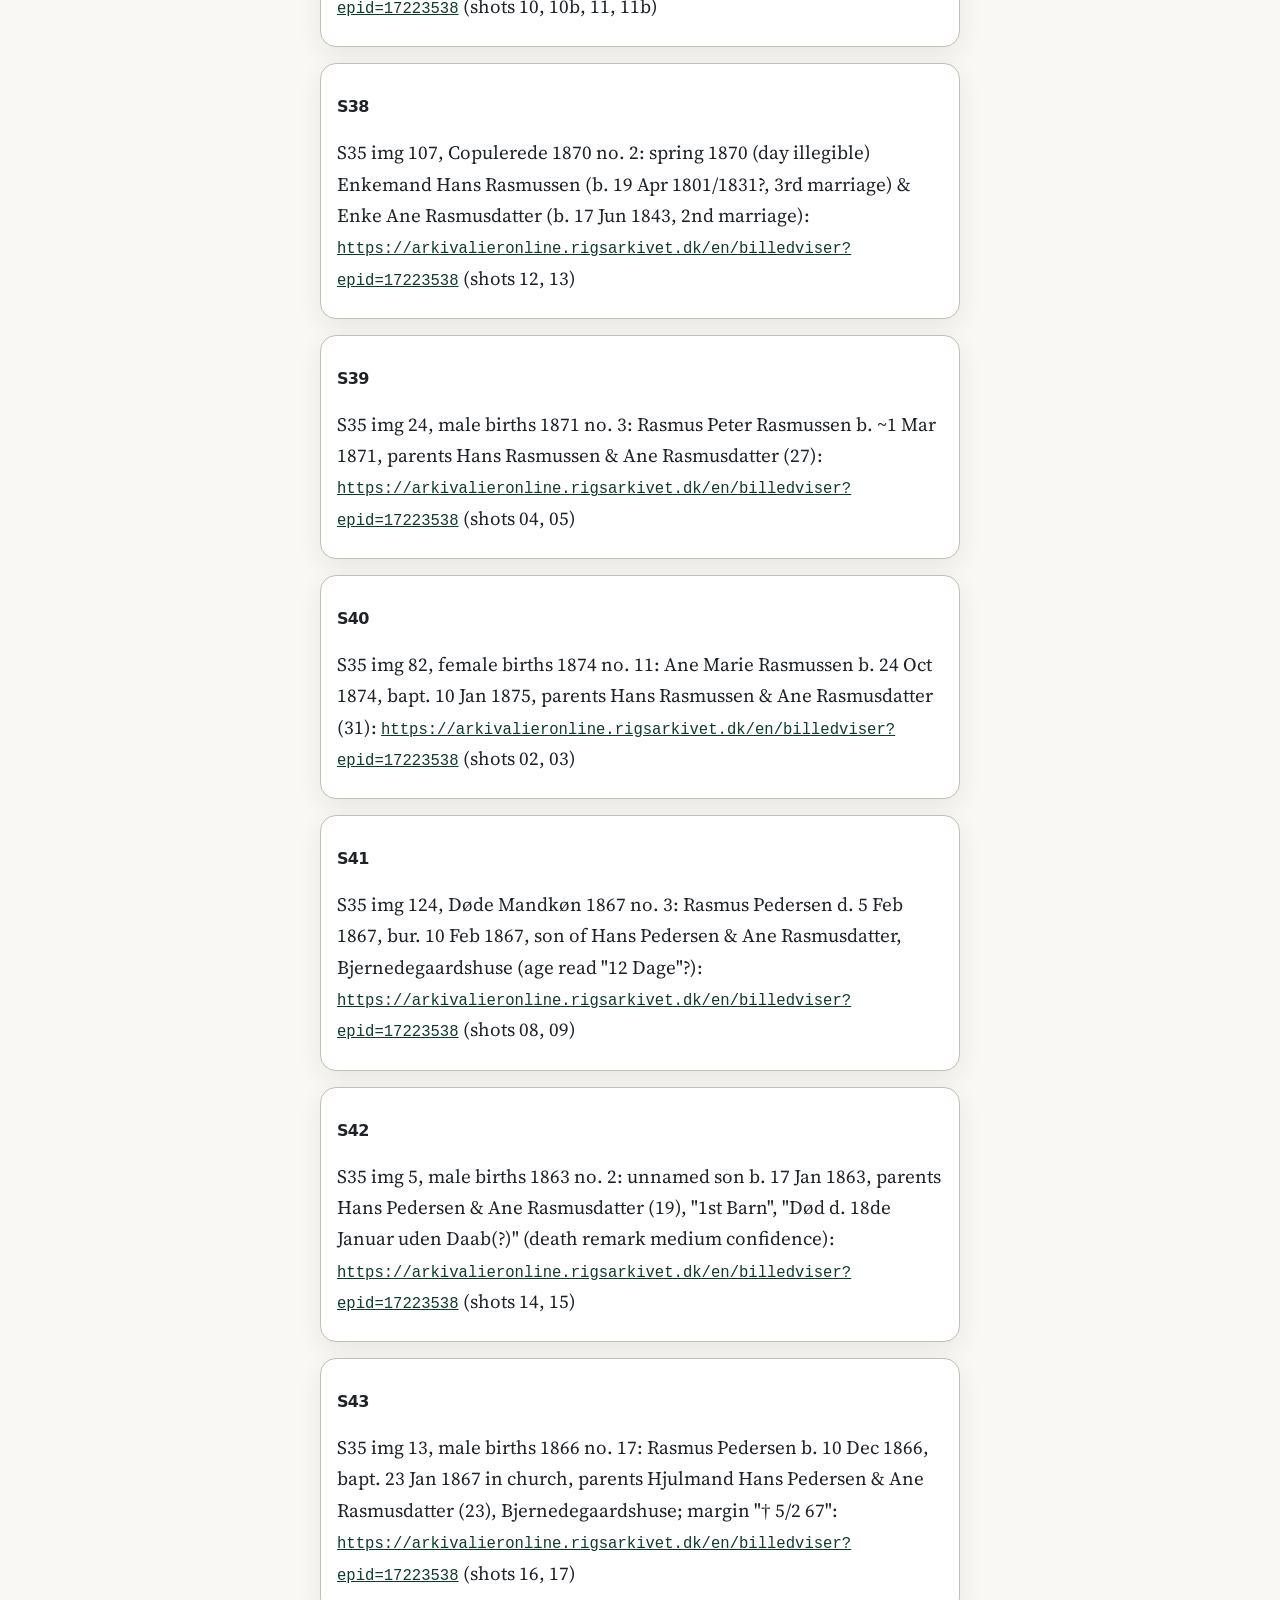
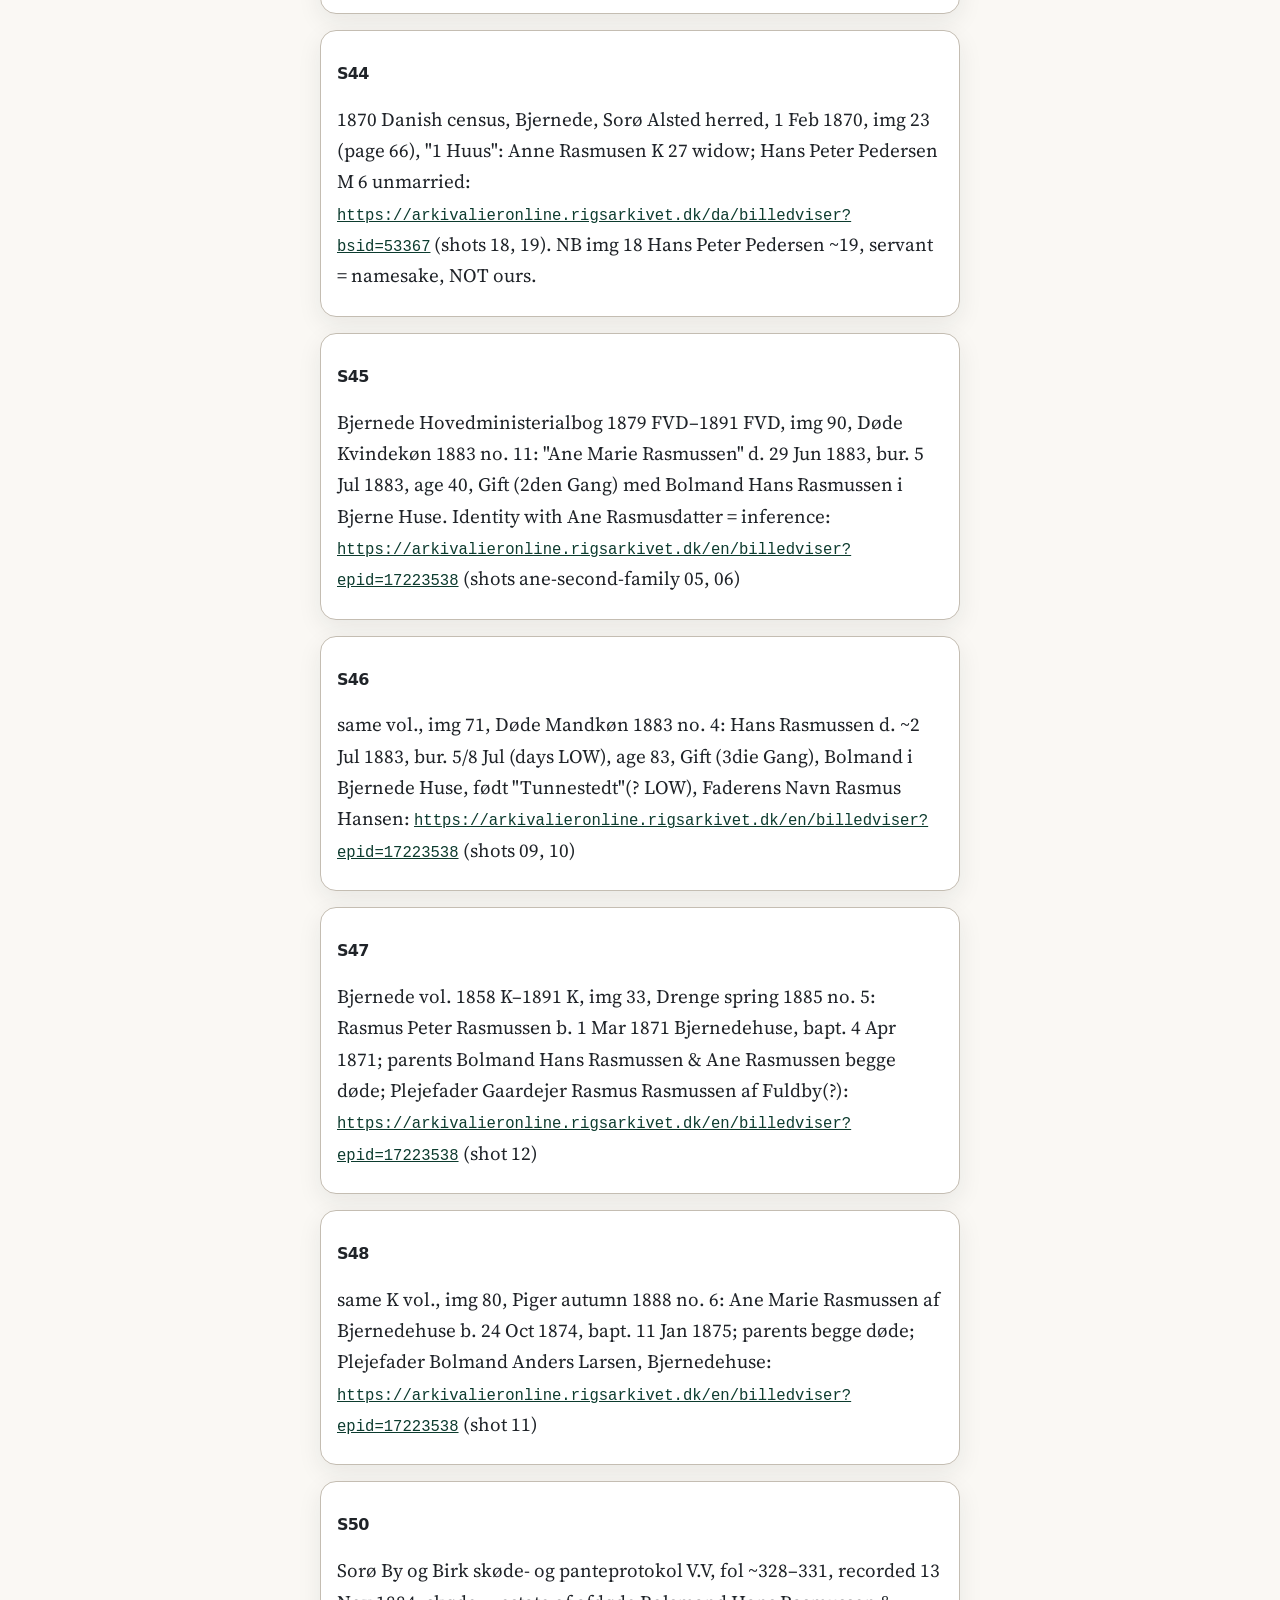
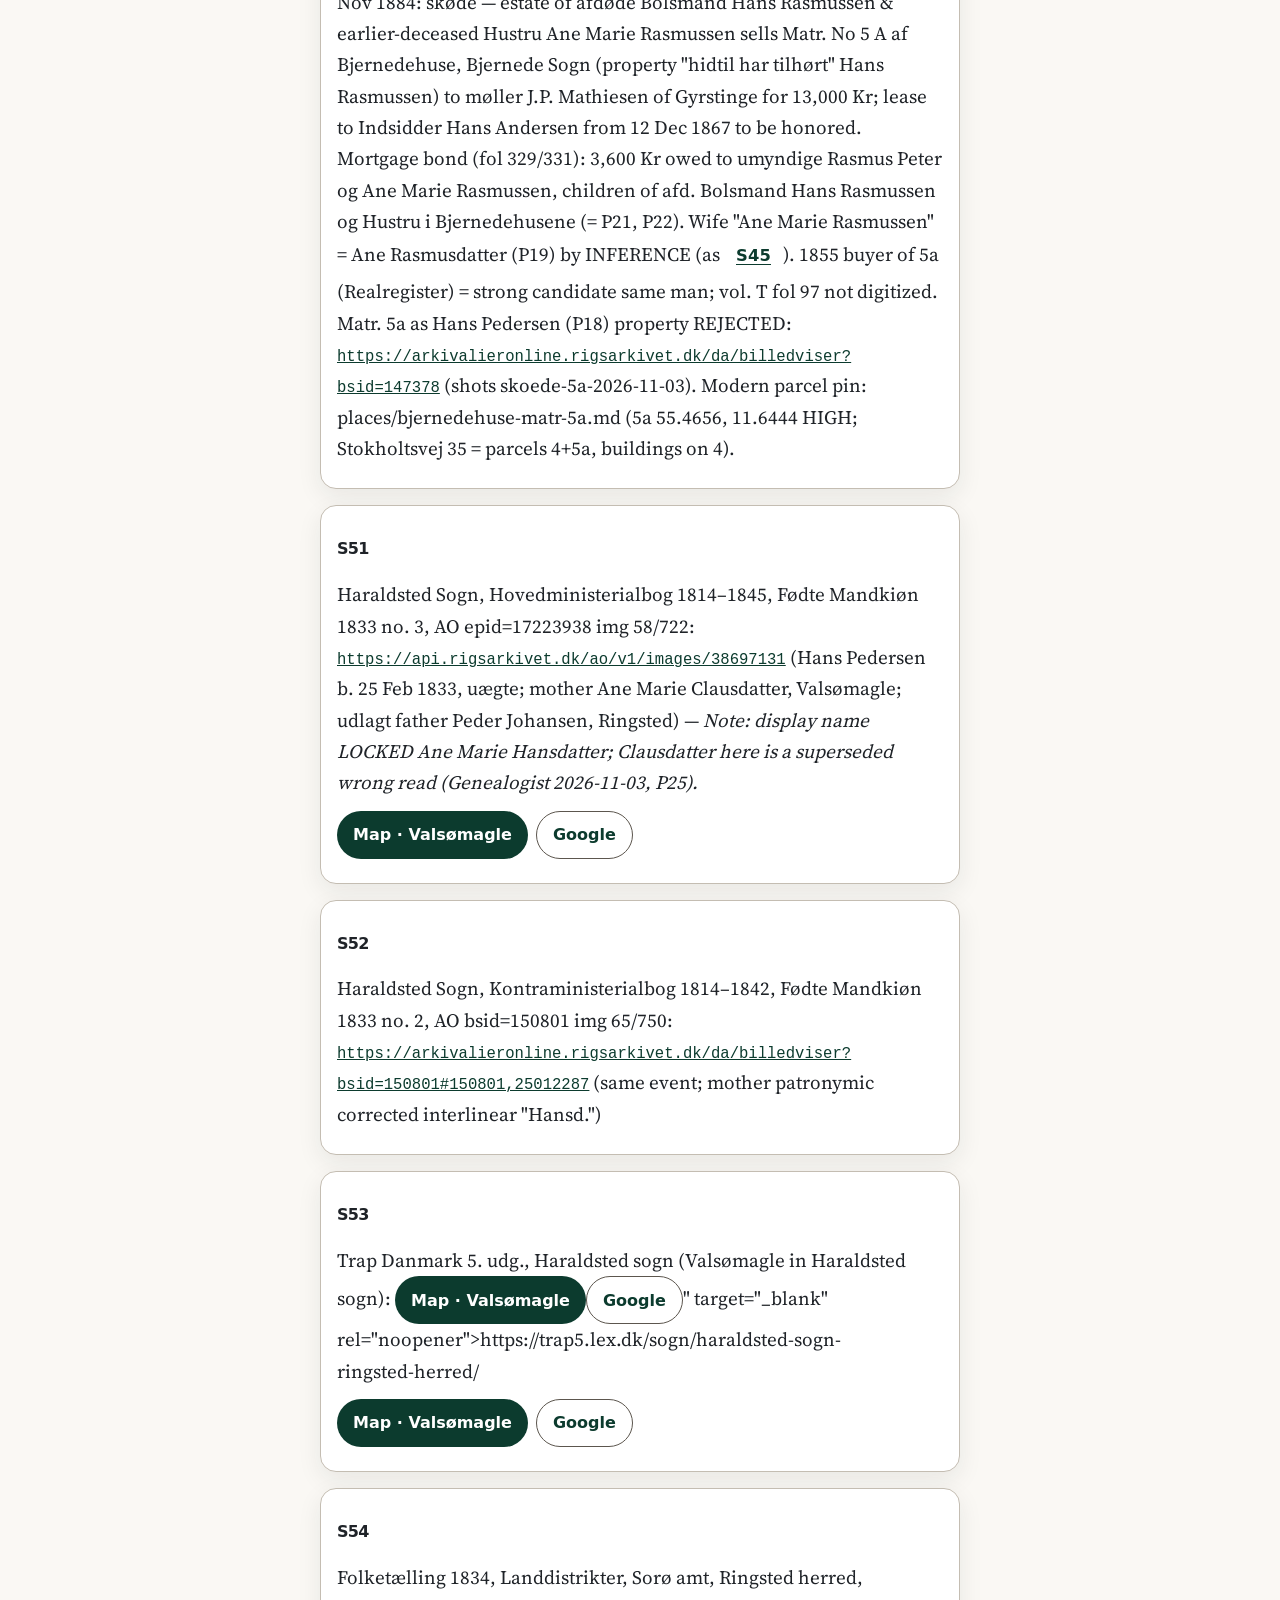
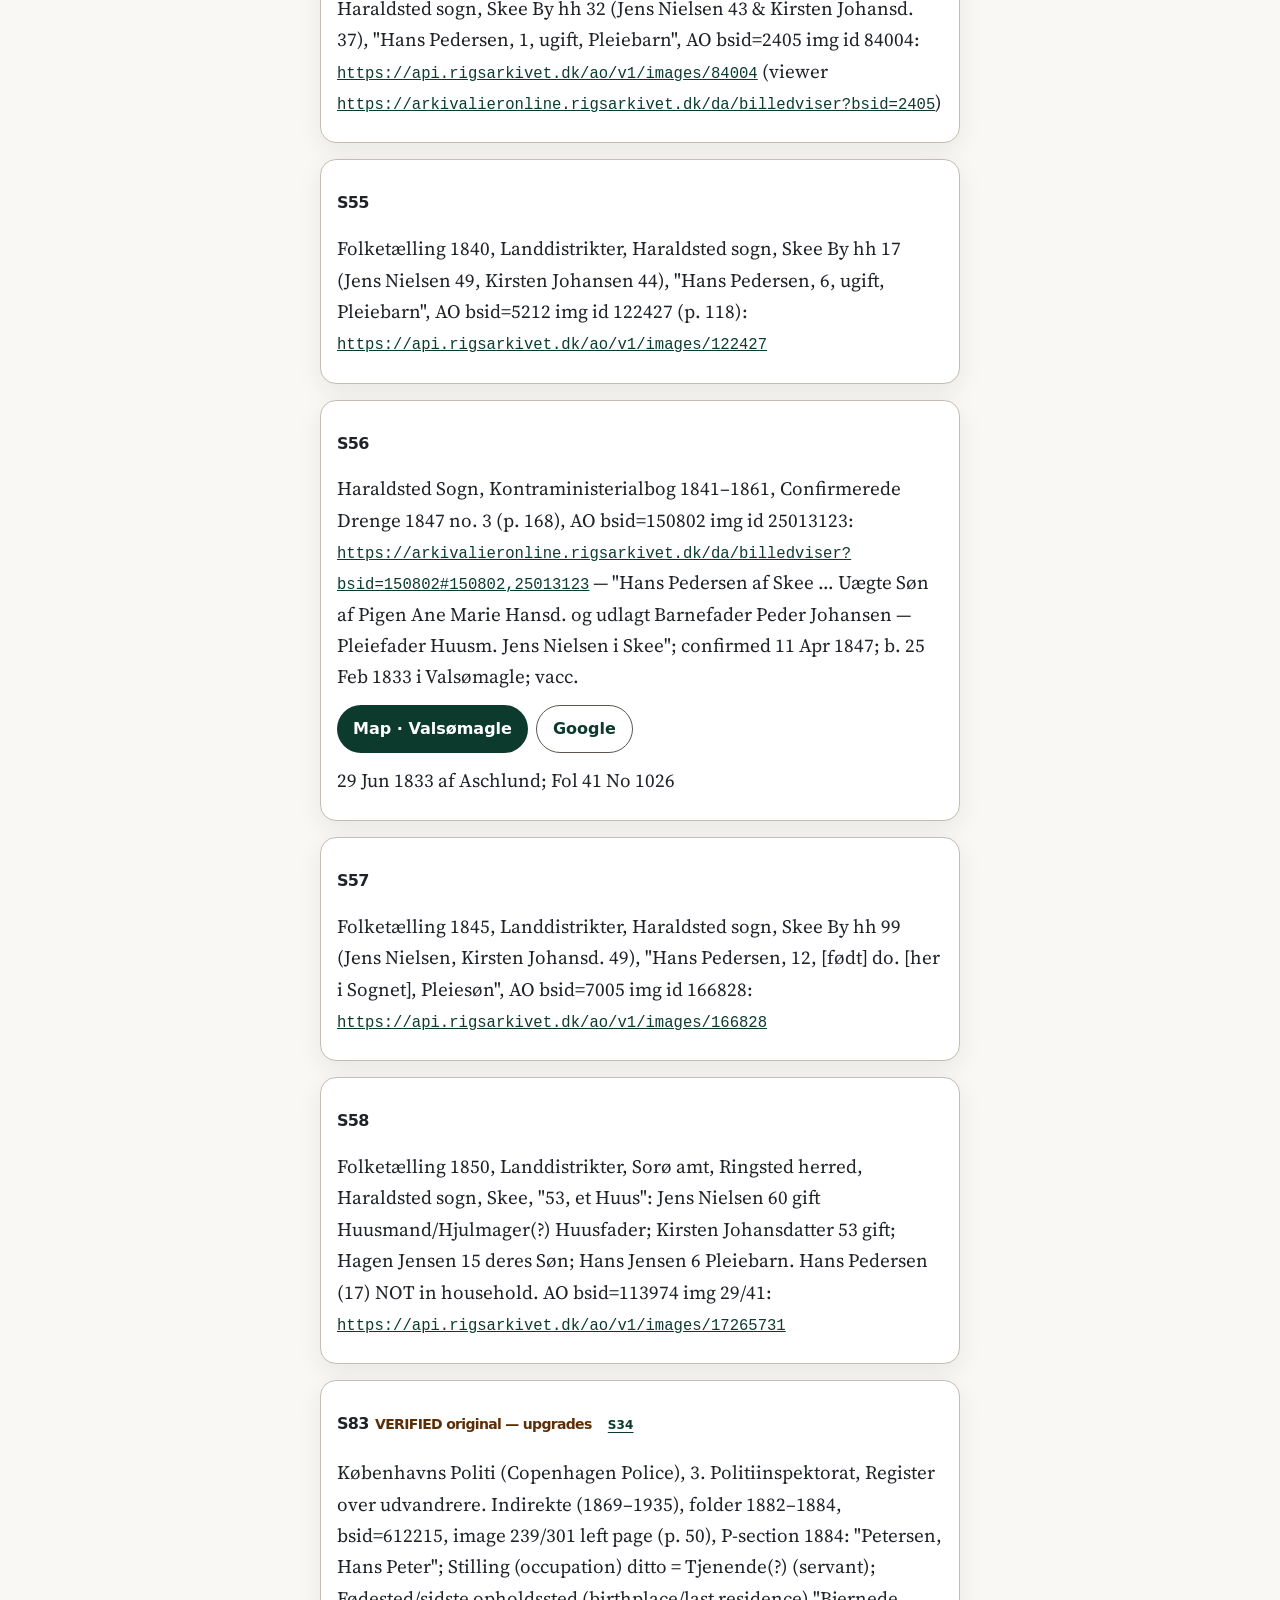
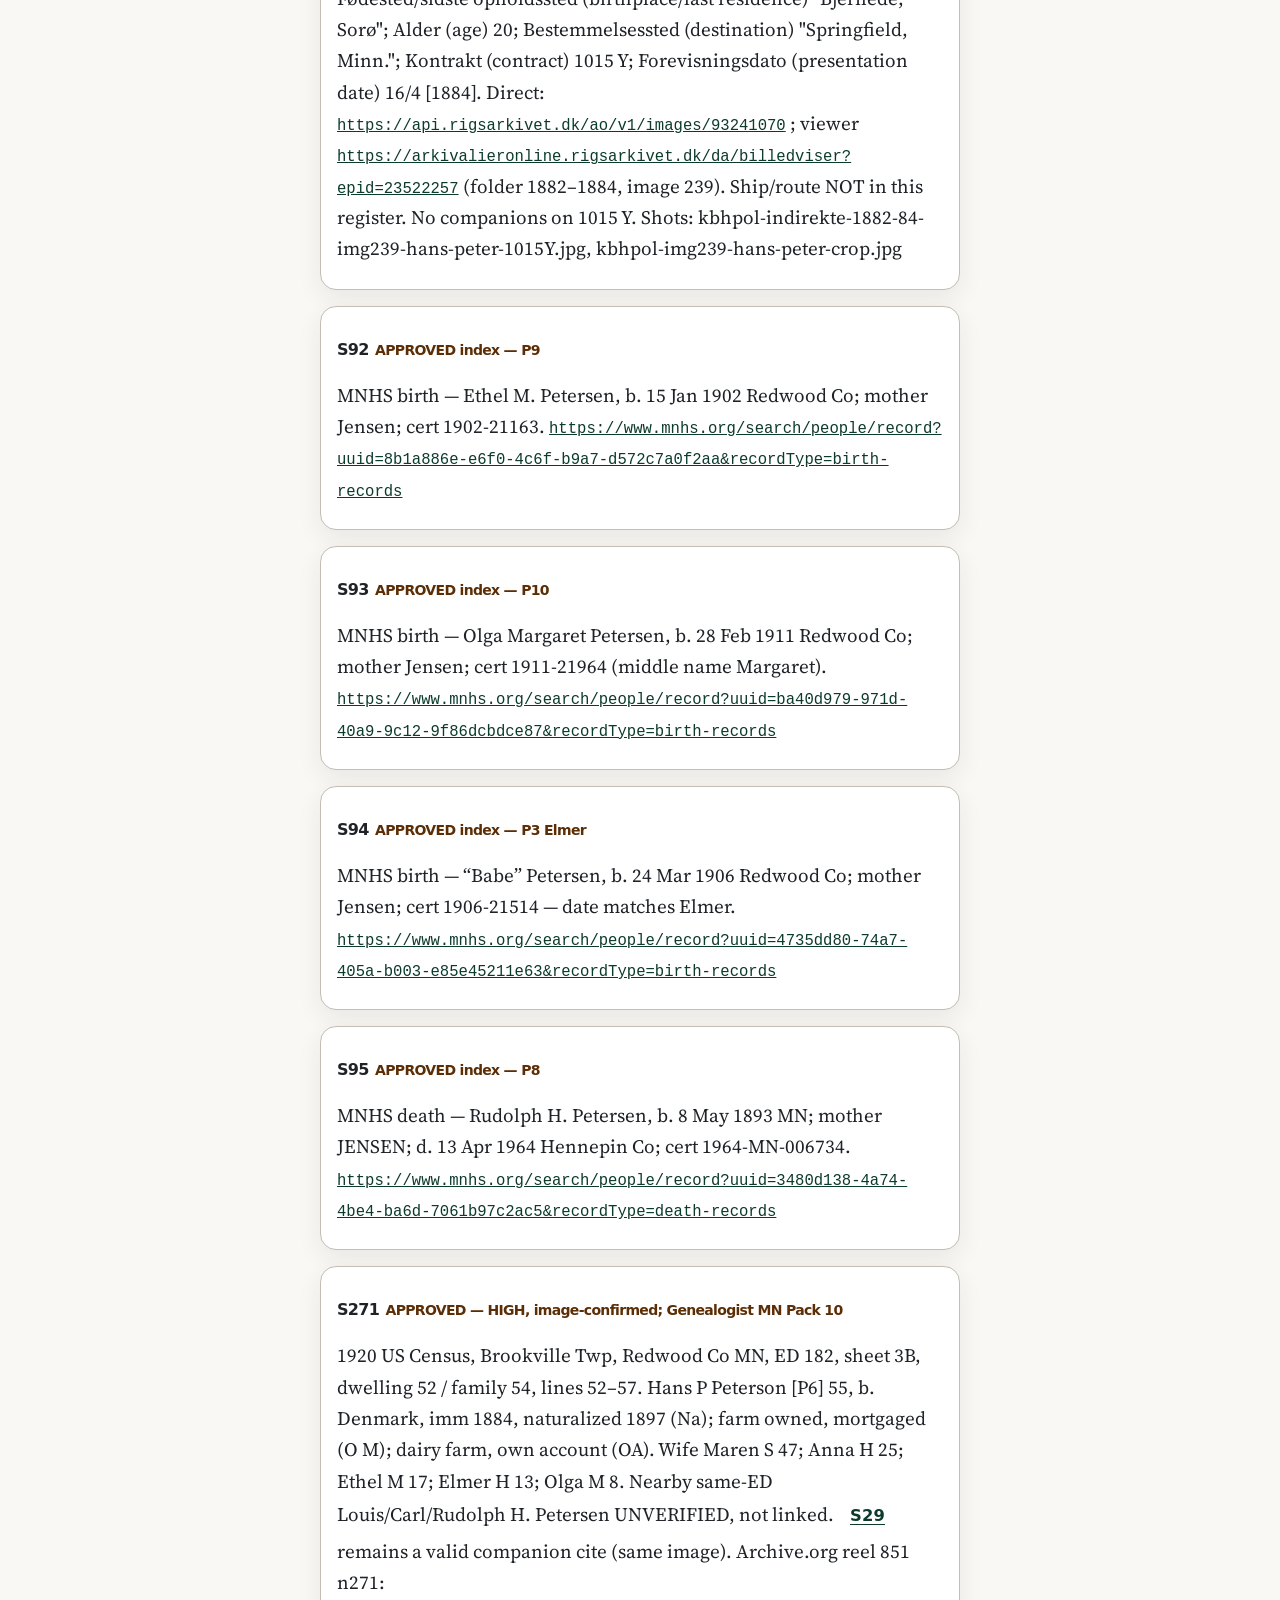
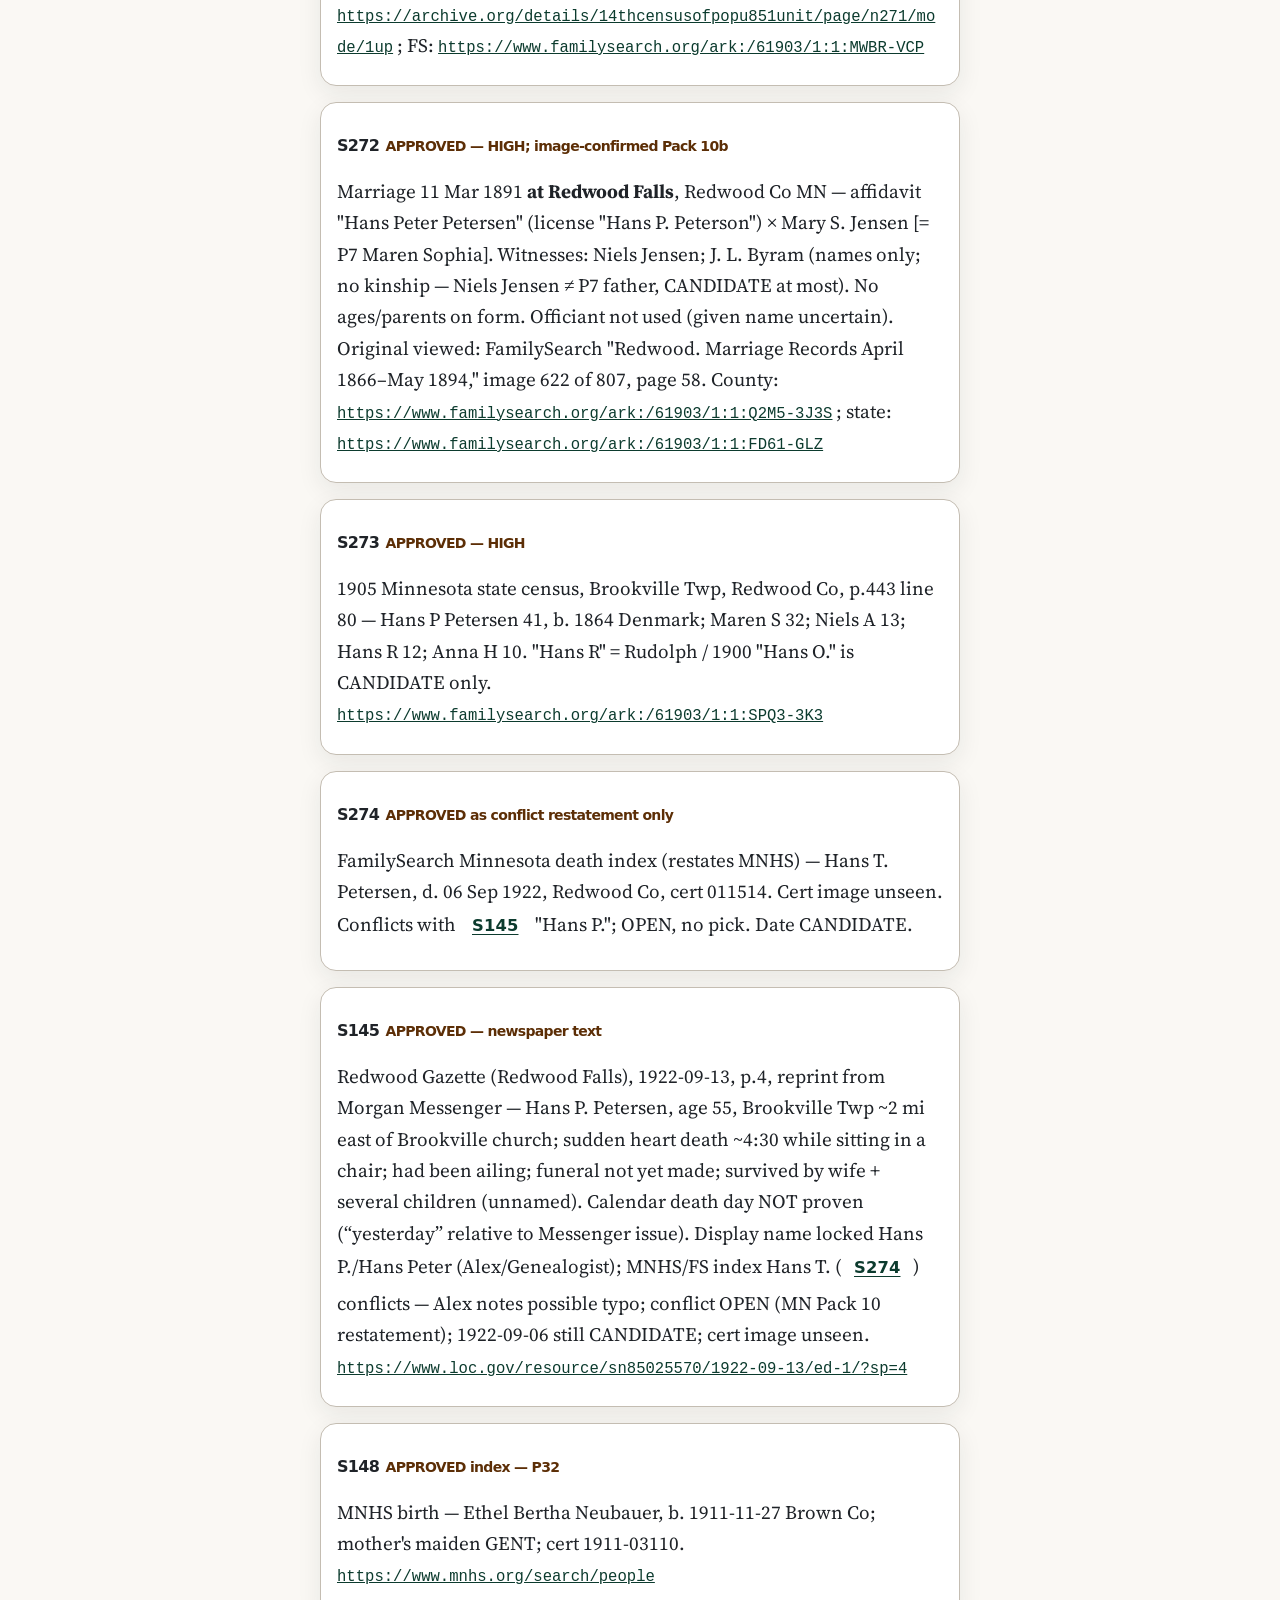
<file: story/source-key.html>
<!doctype html>
<html lang="en">
<head>
<meta charset="utf-8">
<title>Source key · Petersen Family</title>
<meta name="viewport" content="width=device-width, initial-scale=1, viewport-fit=cover">
<meta name="color-scheme" content="light only">
<meta name="theme-color" content="#FAF8F4">
<meta name="description" content="The Petersen family of Redwood County, Minnesota.">
<meta property="og:site_name" content="Petersen Family Tree">
<meta property="og:title" content="Source key · Petersen Family">
<meta property="og:description" content="The Petersen family of Redwood County, Minnesota.">
<meta property="og:type" content="website">
<meta property="og:url" content="https://alexpetersen88.github.io/petersen-family-tree/story/source-key.html">
<meta property="og:image" content="https://alexpetersen88.github.io/petersen-family-tree/og.png">
<meta property="og:image:width" content="1200">
<meta property="og:image:height" content="630">
<meta property="og:image:alt" content="The Petersen Family, Redwood County, Minnesota">
<meta name="twitter:card" content="summary_large_image">
<meta name="twitter:title" content="Source key · Petersen Family">
<meta name="twitter:description" content="The Petersen family of Redwood County, Minnesota.">
<meta name="twitter:image" content="https://alexpetersen88.github.io/petersen-family-tree/og.png">
<link rel="canonical" href="https://alexpetersen88.github.io/petersen-family-tree/story/source-key.html">
<link rel="icon" href="data:image/svg+xml,%3Csvg xmlns='http://www.w3.org/2000/svg' viewBox='0 0 32 32'%3E%3Crect width='32' height='32' rx='6' fill='%230C3B2E'/%3E%3C/svg%3E">
<script>
try{var v=localStorage.getItem("petersen-story-tools");var tight=matchMedia("(max-width:800px), (max-height:700px)").matches;if(v==="hidden"||(v!=="shown"&&tight))document.documentElement.classList.add("story-tools-collapsed")}catch(e){}
</script>
<link rel="stylesheet" href="../style.css">
</head>
<body class="page story">
<a class="skip" href="#content">Skip to content</a>
<div class="sticky-chrome">
<header>
<div class="brand"><p class="eyebrow">Redwood County, Minnesota</p><p class="brand"><a href="../index.html#start">The Petersen Family</a></p></div>
<nav aria-label="Primary"><a data-nav="tree" href="../index.html#tree">Tree</a><a href="../people.html">People</a><a href="../sources.html">Sources</a><a class="on" aria-current="page" href="index.html">Story</a><a href="../map.html">Map</a></nav>
</header>
<button type="button" class="story-tools-toggle" id="storytoolstoggle" aria-expanded="true" aria-controls="storytools"><span class="when-open">Hide tools</span><span class="when-closed">Show tools</span></button>
<div id="storytools" class="story-tools">
<div class="banner"></div>
<nav class="story-jump" aria-label="Chapters"><a href="index.html" aria-label="All chapters">All</a><a href="01-hans-pedersen-childhood.html" aria-label="Chapter 1">1</a><a href="02-bjernede-parents-and-loss.html" aria-label="Chapter 2">2</a><a href="03-hans-peter-to-minnesota.html" aria-label="Chapter 3">3</a><a href="04-elmer-to-alex.html" aria-label="Chapter 4">4</a><a href="source-key.html" aria-label="Source key" aria-current="page">Key</a></nav>
<nav class="story-companions" aria-label="Story companions"><a href="abridged.html">Abridged</a><a href="kids.html">Kids</a><a href="change-log.html">Change log</a></nav>
<nav class="story-files" aria-label="Downloads">
<a href="../downloads/Petersen-Family-Story.pdf">Story PDF</a>
<a href="../downloads/Petersen-Family-Story-Kids.pdf">Kids story PDF</a>
<a href="../downloads/Denmark-Trip-Itinerary.pdf">Denmark trip PDF</a>
</nav>
</div>
<script>
(function(){var c=document.documentElement.classList.contains("story-tools-collapsed"),b=document.getElementById("storytoolstoggle"),t=document.getElementById("storytools");if(b)b.setAttribute("aria-expanded",c?"false":"true");if(t){if(c)t.setAttribute("hidden","");else t.removeAttribute("hidden")}})();
</script>
</div>
<main id="content" class="story-wrap">
<h1>Source key</h1>
<p class="lede">Only sources cited in the chapters.</p>
<p class="key-row"><a class="keylink" href="../sources.html">Full research log</a></p>
<article class="src-card" id="S0">
<h2><span class="sid">S0</span></h2>
<p>Alex Petersen, personal communication, 2026-11-02 (oral; leads only)</p>
</article>
<article class="src-card" id="S1">
<h2><span class="sid">S1</span></h2>
<p>Stephens Funeral Service obituary, Janice E. Jacobsen (1938–2025): <a class="src-url" href="https://stephensfuneralservice.com/obituaries/janice-e-jacobsen/779/" target="_blank" rel="noopener">https://stephensfuneralservice.com/obituaries/janice-e-jacobsen/779/</a></p>
</article>
<article class="src-card" id="S2">
<h2><span class="sid">S2</span></h2>
<p>Marshall Radio obituary, Janice Jacobsen: <a class="src-url" href="https://marshallradio.net/janice-jacobsen/" target="_blank" rel="noopener">https://marshallradio.net/janice-jacobsen/</a></p>
</article>
<article class="src-card" id="S3">
<h2><span class="sid">S3</span></h2>
<p>Marshall Independent obituary, 22 Apr 2025: <a class="src-url" href="https://www.marshallindependent.com/obituaries/2025/04/janice-jacobsen/" target="_blank" rel="noopener">https://www.marshallindependent.com/obituaries/2025/04/janice-jacobsen/</a></p>
</article>
<article class="src-card" id="S4">
<h2><span class="sid">S4</span></h2>
<p>KLGR obituary: <a class="src-url" href="https://www.myklgr.com/obituaries/janice-e-jacobsen/" target="_blank" rel="noopener">https://www.myklgr.com/obituaries/janice-e-jacobsen/</a></p>
</article>
<article class="src-card" id="S12">
<h2><span class="sid">S12</span></h2>
<p>Find a Grave, Hans Petersen (1864–1922), Dannebod Cemetery: <a class="src-url" href="https://www.findagrave.com/memorial/148703470/hans-petersen" target="_blank" rel="noopener">https://www.findagrave.com/memorial/148703470/hans-petersen</a> (secondary; 3 photos — stone photo not yet transcribed; read via browser pass 2026-11-02)<span class="map-links" role="group" aria-label="Map links for Dannebod Cemetery"><a class="map-link" href="https://www.openstreetmap.org/?mlat=44.31115&amp;mlon=-94.89040#map=16/44.31115/-94.89040" target="_blank" rel="noopener noreferrer" aria-label="Open map of Dannebod Cemetery on OpenStreetMap">Map · Dannebod</a><a class="map-link map-link-google" href="https://www.google.com/maps?q=44.31115,-94.89040" target="_blank" rel="noopener noreferrer" aria-label="Google Maps for Dannebod Cemetery">Google</a></span></p>
</article>
<article class="src-card" id="S13">
<h2><span class="sid">S13</span></h2>
<p>Find a Grave, Maren Sophia Jensen Petersen (Nov 1872 MN–1937): <a class="src-url" href="https://www.findagrave.com/memorial/148703453/maren_sophia-petersen" target="_blank" rel="noopener">https://www.findagrave.com/memorial/148703453/maren_sophia-petersen</a> (secondary)</p>
</article>
<article class="src-card" id="S14">
<h2><span class="sid">S14</span></h2>
<p>MNHS People Records, Minnesota death cert index, Elmer H. Petersen, 1964-MN-016272 (mother JENSEN): <a class="src-url" href="https://www.mnhs.org/search/people" target="_blank" rel="noopener">https://www.mnhs.org/search/people</a></p>
</article>
<article class="src-card" id="S15">
<h2><span class="sid">S15</span></h2>
<p>Find a Grave, Elmer Hamilton Petersen: <a class="src-url" href="https://www.findagrave.com/memorial/54664129/elmer-hamilton-petersen" target="_blank" rel="noopener">https://www.findagrave.com/memorial/54664129/elmer-hamilton-petersen</a> (secondary)</p>
</article>
<article class="src-card" id="S16">
<h2><span class="sid">S16</span></h2>
<p>Find a Grave, Caroline Alvina Minnie Schultz Petersen: <a class="src-url" href="https://www.findagrave.com/memorial/54664126/caroline-alvina_minnie-petersen" target="_blank" rel="noopener">https://www.findagrave.com/memorial/54664126/caroline-alvina_minnie-petersen</a> (secondary)</p>
</article>
<article class="src-card" id="S17">
<h2><span class="sid">S17</span></h2>
<p>MNHS death cert index, Caroline Alvina Minnie Petersen, 1984-MN-021408 (mother GESKE)</p>
</article>
<article class="src-card" id="S18">
<h2><span class="sid">S18</span></h2>
<p>Find a Grave, Donald Alvin Petersen: <a class="src-url" href="https://www.findagrave.com/memorial/191558268/donald-alvin-petersen" target="_blank" rel="noopener">https://www.findagrave.com/memorial/191558268/donald-alvin-petersen</a> (stone &quot;SP 3 US ARMY&quot;; 2 photos)</p>
</article>
<article class="src-card" id="S19">
<h2><span class="sid">S19</span></h2>
<p>MNHS death cert index, Donald Alvin Petersen, 1980-MN-015396 (mother SCHULTZ)</p>
</article>
<article class="src-card" id="S20">
<h2><span class="sid">S20</span></h2>
<p>HMDB, Dannebod Historical Marker (cemetery est.<span class="map-links" role="group" aria-label="Map links for Dannebod Cemetery"><a class="map-link" href="https://www.openstreetmap.org/?mlat=44.31115&amp;mlon=-94.89040#map=16/44.31115/-94.89040" target="_blank" rel="noopener noreferrer" aria-label="Open map of Dannebod Cemetery on OpenStreetMap">Map · Dannebod</a><a class="map-link map-link-google" href="https://www.google.com/maps?q=44.31115,-94.89040" target="_blank" rel="noopener noreferrer" aria-label="Google Maps for Dannebod Cemetery">Google</a></span> 1876, Fredsminde Danish church 1889, Brookville Twp near Cobden): <a class="src-url" href="https://www.hmdb.org/m.asp?m=257655" target="_blank" rel="noopener">https://www.hmdb.org/m.asp?m=257655</a></p>
</article>
<article class="src-card" id="S27">
<h2><span class="sid">S27</span></h2>
<p>1900 US Census, Brookville Twp, Redwood Co MN, ED 232, sheet 6, dwelling/family 109, lines 64–73; enumerated 19 Jun 1900 by George A. Gilland. Hans Peterson household. Archive.org reel 786 image n576: <a class="src-url" href="https://archive.org/details/12thcensusofpopu786unit/page/n576/mode/1up" target="_blank" rel="noopener">https://archive.org/details/12thcensusofpopu786unit/page/n576/mode/1up</a></p>
</article>
<article class="src-card" id="S28">
<h2><span class="sid">S28</span></h2>
<p>1910 US Census, Brookville Twp, Redwood Co MN, ED 109 (Sup. Dist. 7), sheet 4A, dwelling/family 61, lines 1–8; enumerated 23 Apr 1910 by Robert Nielsen. Petersen, Hans P. (45, M1 19 yrs, b. Denmark, imm. 1884, Na, farmer, owns farm); Maren S. (37, b. MN, mother of 7 / 7 living); Rudolph H. 16; Anna H. 15; Louis C. 13; Marie E. 11; Ethel M. 8; Elmer H. 4. Archive.org T624 reel 713 image n533: <a class="src-url" href="https://archive.org/details/13thcensus1910po713unit/page/n533/mode/1up" target="_blank" rel="noopener">https://archive.org/details/13thcensus1910po713unit/page/n533/mode/1up</a></p>
</article>
<article class="src-card" id="S29">
<h2><span class="sid">S29</span></h2>
<p>1920 US Census, Brookville Twp, Redwood Co MN, ED 182, sheet 3B (sheet no. faint), dwelling 54, enumerated 8–10 Jan 1920. Petersen, Hans P. (head, 55, b. Denmark, Danish; owns farm, dairy farmer); Maren S. (47, b. &quot;Denmark&quot; [sic, conflicts with 1900/1910 MN]); Anna H. 25; Ethel M. 17; Elmer H. 13; Olga M. 8. Archive.org T625 reel 851 image n271: <a class="src-url" href="https://archive.org/details/14thcensusofpopu851unit/page/n271/mode/1up" target="_blank" rel="noopener">https://archive.org/details/14thcensusofpopu851unit/page/n271/mode/1up</a></p>
</article>
<article class="src-card" id="S30">
<h2><span class="sid">S30</span></h2>
<p>Family confirmation — Alex Petersen, 2026-11-03: &quot;The birth year and location (small town) have to be correct. That&#x27;s our Hans.&quot; Confirms origin Bjernede / b. 1864 (place+year only; not parents).</p>
</article>
<article class="src-card" id="S31">
<h2><span class="sid">S31</span></h2>
<p>Bjernede Hovedministerialbog 1862–, births/baptisms, image 7: Hans Peder Pedersen b. 28 Feb 1864, bapt. 5 Jun 1864, parents (tentative) Hans Pedersen &amp; Ane Rasmusdatter. Arkivalieronline: <a class="src-url" href="https://arkivalieronline.rigsarkivet.dk/en/billedviser?epid=17223538" target="_blank" rel="noopener">https://arkivalieronline.rigsarkivet.dk/en/billedviser?epid=17223538</a></p>
</article>
<article class="src-card" id="S32">
<h2><span class="sid">S32</span></h2>
<p>Bjernede church book vol.<span class="map-links" role="group" aria-label="Map links for Bjernede Kirke"><a class="map-link" href="https://www.openstreetmap.org/way/264012018" target="_blank" rel="noopener noreferrer" aria-label="Open map of Bjernede Kirke on OpenStreetMap">Map · Bjernede Kirke</a><a class="map-link map-link-google" href="https://www.google.com/maps/search/?api=1&amp;query=Bjernede+Kirke+Bjernede+Kirkevej+1A+4180+Sor%C3%B8" target="_blank" rel="noopener noreferrer" aria-label="Google Maps for Bjernede Kirke">Google</a></span> 1858 K–1891 K, confirmations, image 24: Hans Peter Petersen confirmed Palmesøndag 14 Apr 1878; parents Boelsmand Hans Petersen &amp; Ane Rasmusdatter; b. 28 Feb 1864. Arkivalieronline (Rigsarkivet).</p>
</article>
<article class="src-card" id="S33">
<h2><span class="sid">S33</span></h2>
<p>1880 Danish census, Bjernede sogn, Sorø amt, 1 Feb 1880, image 5/71: Hans Peder Pedersen, 15, stepson in household of Hans Rasmussen &amp; Ane Rasmussen (low-confidence reads). Arkivalieronline (Rigsarkivet).</p>
</article>
<article class="src-card" id="S34">
<h2><span class="sid">S34</span></h2>
<p>Copenhagen Police emigrant protocols (Udvandrerarkivet index), 16 Apr 1884: Hans Peter Petersen, Bjernede Sorø, age 20, dest. Springfield USA, contract 1015 Y: <a class="src-url" href="https://www.aalborgstadsarkiv.dk/UA.asp?UA=UAProtokol" target="_blank" rel="noopener">https://www.aalborgstadsarkiv.dk/UA.asp?UA=UAProtokol</a></p>
</article>
<article class="src-card" id="S36">
<h2><span class="sid">S36</span></h2>
<p>S35 img 99, Copulerede 1862 no. 5: marriage 14 Oct 1862 Bjernede, Ungkarl/Hjulmand Hans Pedersen (b. 25 Feb 1833 Walsmagle?)<span class="map-links" role="group" aria-label="Map links for Valsømagle"><a class="map-link" href="https://www.openstreetmap.org/node/9956361203" target="_blank" rel="noopener noreferrer" aria-label="Open map of Valsømagle on OpenStreetMap">Map · Valsømagle</a><a class="map-link map-link-google" href="https://www.google.com/maps?q=55.4933219,11.8213452" target="_blank" rel="noopener noreferrer" aria-label="Google Maps for Valsømagle">Google</a></span> &amp; Pige Ane Rasmusdatter (b. 17 Jun 1843 Bjernede Lodsgaard?): <a class="src-url" href="https://arkivalieronline.rigsarkivet.dk/en/billedviser?epid=17223538" target="_blank" rel="noopener">https://arkivalieronline.rigsarkivet.dk/en/billedviser?epid=17223538</a> (shots 06, 07)</p>
</article>
<article class="src-card" id="S37">
<h2><span class="sid">S37</span></h2>
<p>S35 img 125, Døde Mandkøn 1867 no. 15: Hans Pedersen, hjulmand Bjernedegaardshuse, d. 11 Sep 1867, bur. 17 Sep 1867, age 34, b. 25 Feb 1833, &quot;Søn af Ane Marie Hans Dat.(?)&quot;: <a class="src-url" href="https://arkivalieronline.rigsarkivet.dk/en/billedviser?epid=17223538" target="_blank" rel="noopener">https://arkivalieronline.rigsarkivet.dk/en/billedviser?epid=17223538</a> (shots 10, 10b, 11, 11b)</p>
</article>
<article class="src-card" id="S38">
<h2><span class="sid">S38</span></h2>
<p>S35 img 107, Copulerede 1870 no. 2: spring 1870 (day illegible) Enkemand Hans Rasmussen (b. 19 Apr 1801/1831?, 3rd marriage) &amp; Enke Ane Rasmusdatter (b. 17 Jun 1843, 2nd marriage): <a class="src-url" href="https://arkivalieronline.rigsarkivet.dk/en/billedviser?epid=17223538" target="_blank" rel="noopener">https://arkivalieronline.rigsarkivet.dk/en/billedviser?epid=17223538</a> (shots 12, 13)</p>
</article>
<article class="src-card" id="S39">
<h2><span class="sid">S39</span></h2>
<p>S35 img 24, male births 1871 no. 3: Rasmus Peter Rasmussen b. ~1 Mar 1871, parents Hans Rasmussen &amp; Ane Rasmusdatter (27): <a class="src-url" href="https://arkivalieronline.rigsarkivet.dk/en/billedviser?epid=17223538" target="_blank" rel="noopener">https://arkivalieronline.rigsarkivet.dk/en/billedviser?epid=17223538</a> (shots 04, 05)</p>
</article>
<article class="src-card" id="S40">
<h2><span class="sid">S40</span></h2>
<p>S35 img 82, female births 1874 no. 11: Ane Marie Rasmussen b. 24 Oct 1874, bapt. 10 Jan 1875, parents Hans Rasmussen &amp; Ane Rasmusdatter (31): <a class="src-url" href="https://arkivalieronline.rigsarkivet.dk/en/billedviser?epid=17223538" target="_blank" rel="noopener">https://arkivalieronline.rigsarkivet.dk/en/billedviser?epid=17223538</a> (shots 02, 03)</p>
</article>
<article class="src-card" id="S41">
<h2><span class="sid">S41</span></h2>
<p>S35 img 124, Døde Mandkøn 1867 no. 3: Rasmus Pedersen d. 5 Feb 1867, bur. 10 Feb 1867, son of Hans Pedersen &amp; Ane Rasmusdatter, Bjernedegaardshuse (age read &quot;12 Dage&quot;?): <a class="src-url" href="https://arkivalieronline.rigsarkivet.dk/en/billedviser?epid=17223538" target="_blank" rel="noopener">https://arkivalieronline.rigsarkivet.dk/en/billedviser?epid=17223538</a> (shots 08, 09)</p>
</article>
<article class="src-card" id="S42">
<h2><span class="sid">S42</span></h2>
<p>S35 img 5, male births 1863 no. 2: unnamed son b. 17 Jan 1863, parents Hans Pedersen &amp; Ane Rasmusdatter (19), &quot;1st Barn&quot;, &quot;Død d. 18de Januar uden Daab(?)&quot; (death remark medium confidence): <a class="src-url" href="https://arkivalieronline.rigsarkivet.dk/en/billedviser?epid=17223538" target="_blank" rel="noopener">https://arkivalieronline.rigsarkivet.dk/en/billedviser?epid=17223538</a> (shots 14, 15)</p>
</article>
<article class="src-card" id="S43">
<h2><span class="sid">S43</span></h2>
<p>S35 img 13, male births 1866 no. 17: Rasmus Pedersen b. 10 Dec 1866, bapt. 23 Jan 1867 in church, parents Hjulmand Hans Pedersen &amp; Ane Rasmusdatter (23), Bjernedegaardshuse; margin &quot;† 5/2 67&quot;: <a class="src-url" href="https://arkivalieronline.rigsarkivet.dk/en/billedviser?epid=17223538" target="_blank" rel="noopener">https://arkivalieronline.rigsarkivet.dk/en/billedviser?epid=17223538</a> (shots 16, 17)</p>
</article>
<article class="src-card" id="S44">
<h2><span class="sid">S44</span></h2>
<p>1870 Danish census, Bjernede, Sorø Alsted herred, 1 Feb 1870, img 23 (page 66), &quot;1 Huus&quot;: Anne Rasmusen K 27 widow; Hans Peter Pedersen M 6 unmarried: <a class="src-url" href="https://arkivalieronline.rigsarkivet.dk/da/billedviser?bsid=53367" target="_blank" rel="noopener">https://arkivalieronline.rigsarkivet.dk/da/billedviser?bsid=53367</a> (shots 18, 19). NB img 18 Hans Peter Pedersen ~19, servant = namesake, NOT ours.</p>
</article>
<article class="src-card" id="S45">
<h2><span class="sid">S45</span></h2>
<p>Bjernede Hovedministerialbog 1879 FVD–1891 FVD, img 90, Døde Kvindekøn 1883 no. 11: &quot;Ane Marie Rasmussen&quot; d. 29 Jun 1883, bur. 5 Jul 1883, age 40, Gift (2den Gang) med Bolmand Hans Rasmussen i Bjerne Huse. Identity with Ane Rasmusdatter = inference: <a class="src-url" href="https://arkivalieronline.rigsarkivet.dk/en/billedviser?epid=17223538" target="_blank" rel="noopener">https://arkivalieronline.rigsarkivet.dk/en/billedviser?epid=17223538</a> (shots ane-second-family 05, 06)</p>
</article>
<article class="src-card" id="S46">
<h2><span class="sid">S46</span></h2>
<p>same vol., img 71, Døde Mandkøn 1883 no. 4: Hans Rasmussen d. ~2 Jul 1883, bur. 5/8 Jul (days LOW), age 83, Gift (3die Gang), Bolmand i Bjernede Huse, født &quot;Tunnestedt&quot;(? LOW), Faderens Navn Rasmus Hansen: <a class="src-url" href="https://arkivalieronline.rigsarkivet.dk/en/billedviser?epid=17223538" target="_blank" rel="noopener">https://arkivalieronline.rigsarkivet.dk/en/billedviser?epid=17223538</a> (shots 09, 10)</p>
</article>
<article class="src-card" id="S47">
<h2><span class="sid">S47</span></h2>
<p>Bjernede vol. 1858 K–1891 K, img 33, Drenge spring 1885 no. 5: Rasmus Peter Rasmussen b. 1 Mar 1871 Bjernedehuse, bapt. 4 Apr 1871; parents Bolmand Hans Rasmussen &amp; Ane Rasmussen begge døde; Plejefader Gaardejer Rasmus Rasmussen af Fuldby(?): <a class="src-url" href="https://arkivalieronline.rigsarkivet.dk/en/billedviser?epid=17223538" target="_blank" rel="noopener">https://arkivalieronline.rigsarkivet.dk/en/billedviser?epid=17223538</a> (shot 12)</p>
</article>
<article class="src-card" id="S48">
<h2><span class="sid">S48</span></h2>
<p>same K vol., img 80, Piger autumn 1888 no. 6: Ane Marie Rasmussen af Bjernedehuse b. 24 Oct 1874, bapt. 11 Jan 1875; parents begge døde; Plejefader Bolmand Anders Larsen, Bjernedehuse: <a class="src-url" href="https://arkivalieronline.rigsarkivet.dk/en/billedviser?epid=17223538" target="_blank" rel="noopener">https://arkivalieronline.rigsarkivet.dk/en/billedviser?epid=17223538</a> (shot 11)</p>
</article>
<article class="src-card" id="S50">
<h2><span class="sid">S50</span></h2>
<p>Sorø By og Birk skøde- og panteprotokol V.V, fol ~328–331, recorded 13 Nov 1884: skøde — estate of afdøde Bolsmand Hans Rasmussen &amp; earlier-deceased Hustru Ane Marie Rasmussen sells Matr. No 5 A af Bjernedehuse, Bjernede Sogn (property &quot;hidtil har tilhørt&quot; Hans Rasmussen) to møller J.P. Mathiesen of Gyrstinge for 13,000 Kr; lease to Indsidder Hans Andersen from 12 Dec 1867 to be honored. Mortgage bond (fol 329/331): 3,600 Kr owed to umyndige Rasmus Peter og Ane Marie Rasmussen, children of afd. Bolsmand Hans Rasmussen og Hustru i Bjernedehusene (= P21, P22). Wife &quot;Ane Marie Rasmussen&quot; = Ane Rasmusdatter (P19) by INFERENCE (as <a class="cite" href="source-key.html#S45">S45</a>). 1855 buyer of 5a (Realregister) = strong candidate same man; vol. T fol 97 not digitized. Matr. 5a as Hans Pedersen (P18) property REJECTED: <a class="src-url" href="https://arkivalieronline.rigsarkivet.dk/da/billedviser?bsid=147378" target="_blank" rel="noopener">https://arkivalieronline.rigsarkivet.dk/da/billedviser?bsid=147378</a> (shots skoede-5a-2026-11-03). Modern parcel pin: places/bjernedehuse-matr-5a.md (5a 55.4656, 11.6444 HIGH; Stokholtsvej 35 = parcels 4+5a, buildings on 4).</p>
</article>
<article class="src-card" id="S51">
<h2><span class="sid">S51</span></h2>
<p>Haraldsted Sogn, Hovedministerialbog 1814–1845, Fødte Mandkiøn 1833 no. 3, AO epid=17223938 img 58/722: <a class="src-url" href="https://api.rigsarkivet.dk/ao/v1/images/38697131" target="_blank" rel="noopener">https://api.rigsarkivet.dk/ao/v1/images/38697131</a> (Hans Pedersen b. 25 Feb 1833, uægte; mother Ane Marie Clausdatter, Valsømagle; udlagt father Peder Johansen, Ringsted) — <em>Note: display name LOCKED Ane Marie Hansdatter; Clausdatter here is a superseded wrong read (Genealogist 2026-11-03, P25).<span class="map-links" role="group" aria-label="Map links for Valsømagle"><a class="map-link" href="https://www.openstreetmap.org/node/9956361203" target="_blank" rel="noopener noreferrer" aria-label="Open map of Valsømagle on OpenStreetMap">Map · Valsømagle</a><a class="map-link map-link-google" href="https://www.google.com/maps?q=55.4933219,11.8213452" target="_blank" rel="noopener noreferrer" aria-label="Google Maps for Valsømagle">Google</a></span></em></p>
</article>
<article class="src-card" id="S52">
<h2><span class="sid">S52</span></h2>
<p>Haraldsted Sogn, Kontraministerialbog 1814–1842, Fødte Mandkiøn 1833 no. 2, AO bsid=150801 img 65/750: <a class="src-url" href="https://arkivalieronline.rigsarkivet.dk/da/billedviser?bsid=150801#150801,25012287" target="_blank" rel="noopener">https://arkivalieronline.rigsarkivet.dk/da/billedviser?bsid=150801#150801,25012287</a> (same event; mother patronymic corrected interlinear &quot;Hansd.&quot;)</p>
</article>
<article class="src-card" id="S53">
<h2><span class="sid">S53</span></h2>
<p>Trap Danmark 5. udg., Haraldsted sogn (Valsømagle in Haraldsted sogn): <a class="src-url" href="https://trap5.lex.dk/sogn/haraldsted-sogn-ringsted-herred/<span class="map-links" role="group" aria-label="Map links for Valsømagle"><a class="map-link" href="https://www.openstreetmap.org/node/9956361203" target="_blank" rel="noopener noreferrer" aria-label="Open map of Valsømagle on OpenStreetMap">Map · Valsømagle</a><a class="map-link map-link-google" href="https://www.google.com/maps?q=55.4933219,11.8213452" target="_blank" rel="noopener noreferrer" aria-label="Google Maps for Valsømagle">Google</a></span>" target="_blank" rel="noopener">https://trap5.lex.dk/sogn/haraldsted-sogn-ringsted-herred/<span class="map-links" role="group" aria-label="Map links for Valsømagle"><a class="map-link" href="https://www.openstreetmap.org/node/9956361203" target="_blank" rel="noopener noreferrer" aria-label="Open map of Valsømagle on OpenStreetMap">Map · Valsømagle</a><a class="map-link map-link-google" href="https://www.google.com/maps?q=55.4933219,11.8213452" target="_blank" rel="noopener noreferrer" aria-label="Google Maps for Valsømagle">Google</a></span></a></p>
</article>
<article class="src-card" id="S54">
<h2><span class="sid">S54</span></h2>
<p>Folketælling 1834, Landdistrikter, Sorø amt, Ringsted herred, Haraldsted sogn, Skee By hh 32 (Jens Nielsen 43 &amp; Kirsten Johansd. 37), &quot;Hans Pedersen, 1, ugift, Pleiebarn&quot;, AO bsid=2405 img id 84004: <a class="src-url" href="https://api.rigsarkivet.dk/ao/v1/images/84004" target="_blank" rel="noopener">https://api.rigsarkivet.dk/ao/v1/images/84004</a> (viewer <a class="src-url" href="https://arkivalieronline.rigsarkivet.dk/da/billedviser?bsid=2405" target="_blank" rel="noopener">https://arkivalieronline.rigsarkivet.dk/da/billedviser?bsid=2405</a>)</p>
</article>
<article class="src-card" id="S55">
<h2><span class="sid">S55</span></h2>
<p>Folketælling 1840, Landdistrikter, Haraldsted sogn, Skee By hh 17 (Jens Nielsen 49, Kirsten Johansen 44), &quot;Hans Pedersen, 6, ugift, Pleiebarn&quot;, AO bsid=5212 img id 122427 (p. 118): <a class="src-url" href="https://api.rigsarkivet.dk/ao/v1/images/122427" target="_blank" rel="noopener">https://api.rigsarkivet.dk/ao/v1/images/122427</a></p>
</article>
<article class="src-card" id="S56">
<h2><span class="sid">S56</span></h2>
<p>Haraldsted Sogn, Kontraministerialbog 1841–1861, Confirmerede Drenge 1847 no. 3 (p. 168), AO bsid=150802 img id 25013123: <a class="src-url" href="https://arkivalieronline.rigsarkivet.dk/da/billedviser?bsid=150802#150802,25013123" target="_blank" rel="noopener">https://arkivalieronline.rigsarkivet.dk/da/billedviser?bsid=150802#150802,25013123</a> — &quot;Hans Pedersen af Skee … Uægte Søn af Pigen Ane Marie Hansd. og udlagt Barnefader Peder Johansen — Pleiefader Huusm. Jens Nielsen i Skee&quot;; confirmed 11 Apr 1847; b. 25 Feb 1833 i Valsømagle; vacc.<span class="map-links" role="group" aria-label="Map links for Valsømagle"><a class="map-link" href="https://www.openstreetmap.org/node/9956361203" target="_blank" rel="noopener noreferrer" aria-label="Open map of Valsømagle on OpenStreetMap">Map · Valsømagle</a><a class="map-link map-link-google" href="https://www.google.com/maps?q=55.4933219,11.8213452" target="_blank" rel="noopener noreferrer" aria-label="Google Maps for Valsømagle">Google</a></span> 29 Jun 1833 af Aschlund; Fol 41 No 1026</p>
</article>
<article class="src-card" id="S57">
<h2><span class="sid">S57</span></h2>
<p>Folketælling 1845, Landdistrikter, Haraldsted sogn, Skee By hh 99 (Jens Nielsen, Kirsten Johansd. 49), &quot;Hans Pedersen, 12, [født] do. [her i Sognet], Pleiesøn&quot;, AO bsid=7005 img id 166828: <a class="src-url" href="https://api.rigsarkivet.dk/ao/v1/images/166828" target="_blank" rel="noopener">https://api.rigsarkivet.dk/ao/v1/images/166828</a></p>
</article>
<article class="src-card" id="S58">
<h2><span class="sid">S58</span></h2>
<p>Folketælling 1850, Landdistrikter, Sorø amt, Ringsted herred, Haraldsted sogn, Skee, &quot;53, et Huus&quot;: Jens Nielsen 60 gift Huusmand/Hjulmager(?) Huusfader; Kirsten Johansdatter 53 gift; Hagen Jensen 15 deres Søn; Hans Jensen 6 Pleiebarn. Hans Pedersen (17) NOT in household. AO bsid=113974 img 29/41: <a class="src-url" href="https://api.rigsarkivet.dk/ao/v1/images/17265731" target="_blank" rel="noopener">https://api.rigsarkivet.dk/ao/v1/images/17265731</a></p>
</article>
<article class="src-card" id="S83">
<h2><span class="sid">S83</span> <span class="flag">VERIFIED original — upgrades <a class="cite" href="source-key.html#S34">S34</a></span></h2>
<p>Københavns Politi (Copenhagen Police), 3. Politiinspektorat, Register over udvandrere. Indirekte (1869–1935), folder 1882–1884, bsid=612215, image 239/301 left page (p. 50), P-section 1884: &quot;Petersen, Hans Peter&quot;; Stilling (occupation) ditto = Tjenende(?) (servant); Fødested/sidste opholdssted (birthplace/last residence) &quot;Bjernede, Sorø&quot;; Alder (age) 20; Bestemmelsessted (destination) &quot;Springfield, Minn.&quot;; Kontrakt (contract) 1015 Y; Forevisningsdato (presentation date) 16/4 [1884]. Direct: <a class="src-url" href="https://api.rigsarkivet.dk/ao/v1/images/93241070" target="_blank" rel="noopener">https://api.rigsarkivet.dk/ao/v1/images/93241070</a> ; viewer <a class="src-url" href="https://arkivalieronline.rigsarkivet.dk/da/billedviser?epid=23522257" target="_blank" rel="noopener">https://arkivalieronline.rigsarkivet.dk/da/billedviser?epid=23522257</a> (folder 1882–1884, image 239). Ship/route NOT in this register. No companions on 1015 Y. Shots: kbhpol-indirekte-1882-84-img239-hans-peter-1015Y.jpg, kbhpol-img239-hans-peter-crop.jpg</p>
</article>
<article class="src-card" id="S92">
<h2><span class="sid">S92</span> <span class="flag">APPROVED index — P9</span></h2>
<p>MNHS birth — Ethel M. Petersen, b. 15 Jan 1902 Redwood Co; mother Jensen; cert 1902-21163. <a class="src-url" href="https://www.mnhs.org/search/people/record?uuid=8b1a886e-e6f0-4c6f-b9a7-d572c7a0f2aa&amp;recordType=birth-records" target="_blank" rel="noopener">https://www.mnhs.org/search/people/record?uuid=8b1a886e-e6f0-4c6f-b9a7-d572c7a0f2aa&amp;recordType=birth-records</a></p>
</article>
<article class="src-card" id="S93">
<h2><span class="sid">S93</span> <span class="flag">APPROVED index — P10</span></h2>
<p>MNHS birth — Olga Margaret Petersen, b. 28 Feb 1911 Redwood Co; mother Jensen; cert 1911-21964 (middle name Margaret). <a class="src-url" href="https://www.mnhs.org/search/people/record?uuid=ba40d979-971d-40a9-9c12-9f86dcbdce87&amp;recordType=birth-records" target="_blank" rel="noopener">https://www.mnhs.org/search/people/record?uuid=ba40d979-971d-40a9-9c12-9f86dcbdce87&amp;recordType=birth-records</a></p>
</article>
<article class="src-card" id="S94">
<h2><span class="sid">S94</span> <span class="flag">APPROVED index — P3 Elmer</span></h2>
<p>MNHS birth — “Babe” Petersen, b. 24 Mar 1906 Redwood Co; mother Jensen; cert 1906-21514 — date matches Elmer. <a class="src-url" href="https://www.mnhs.org/search/people/record?uuid=4735dd80-74a7-405a-b003-e85e45211e63&amp;recordType=birth-records" target="_blank" rel="noopener">https://www.mnhs.org/search/people/record?uuid=4735dd80-74a7-405a-b003-e85e45211e63&amp;recordType=birth-records</a></p>
</article>
<article class="src-card" id="S95">
<h2><span class="sid">S95</span> <span class="flag">APPROVED index — P8</span></h2>
<p>MNHS death — Rudolph H. Petersen, b. 8 May 1893 MN; mother JENSEN; d. 13 Apr 1964 Hennepin Co; cert 1964-MN-006734. <a class="src-url" href="https://www.mnhs.org/search/people/record?uuid=3480d138-4a74-4be4-ba6d-7061b97c2ac5&amp;recordType=death-records" target="_blank" rel="noopener">https://www.mnhs.org/search/people/record?uuid=3480d138-4a74-4be4-ba6d-7061b97c2ac5&amp;recordType=death-records</a></p>
</article>
<article class="src-card" id="S271">
<h2><span class="sid">S271</span> <span class="flag">APPROVED — HIGH, image-confirmed; Genealogist MN Pack 10</span></h2>
<p>1920 US Census, Brookville Twp, Redwood Co MN, ED 182, sheet 3B, dwelling 52 / family 54, lines 52–57. Hans P Peterson [P6] 55, b. Denmark, imm 1884, naturalized 1897 (Na); farm owned, mortgaged (O M); dairy farm, own account (OA). Wife Maren S 47; Anna H 25; Ethel M 17; Elmer H 13; Olga M 8. Nearby same-ED Louis/Carl/Rudolph H. Petersen UNVERIFIED, not linked. <a class="cite" href="source-key.html#S29">S29</a> remains a valid companion cite (same image). Archive.org reel 851 n271: <a class="src-url" href="https://archive.org/details/14thcensusofpopu851unit/page/n271/mode/1up" target="_blank" rel="noopener">https://archive.org/details/14thcensusofpopu851unit/page/n271/mode/1up</a> ; FS: <a class="src-url" href="https://www.familysearch.org/ark:/61903/1:1:MWBR-VCP" target="_blank" rel="noopener">https://www.familysearch.org/ark:/61903/1:1:MWBR-VCP</a></p>
</article>
<article class="src-card" id="S272">
<h2><span class="sid">S272</span> <span class="flag">APPROVED — HIGH; image-confirmed Pack 10b</span></h2>
<p>Marriage 11 Mar 1891 <strong>at Redwood Falls</strong>, Redwood Co MN — affidavit &quot;Hans Peter Petersen&quot; (license &quot;Hans P. Peterson&quot;) × Mary S. Jensen [= P7 Maren Sophia]. Witnesses: Niels Jensen; J. L. Byram (names only; no kinship — Niels Jensen ≠ P7 father, CANDIDATE at most). No ages/parents on form. Officiant not used (given name uncertain). Original viewed: FamilySearch &quot;Redwood. Marriage Records April 1866–May 1894,&quot; image 622 of 807, page 58. County: <a class="src-url" href="https://www.familysearch.org/ark:/61903/1:1:Q2M5-3J3S" target="_blank" rel="noopener">https://www.familysearch.org/ark:/61903/1:1:Q2M5-3J3S</a> ; state: <a class="src-url" href="https://www.familysearch.org/ark:/61903/1:1:FD61-GLZ" target="_blank" rel="noopener">https://www.familysearch.org/ark:/61903/1:1:FD61-GLZ</a></p>
</article>
<article class="src-card" id="S273">
<h2><span class="sid">S273</span> <span class="flag">APPROVED — HIGH</span></h2>
<p>1905 Minnesota state census, Brookville Twp, Redwood Co, p.443 line 80 — Hans P Petersen 41, b. 1864 Denmark; Maren S 32; Niels A 13; Hans R 12; Anna H 10. &quot;Hans R&quot; = Rudolph / 1900 &quot;Hans O.&quot; is CANDIDATE only. <a class="src-url" href="https://www.familysearch.org/ark:/61903/1:1:SPQ3-3K3" target="_blank" rel="noopener">https://www.familysearch.org/ark:/61903/1:1:SPQ3-3K3</a></p>
</article>
<article class="src-card" id="S274">
<h2><span class="sid">S274</span> <span class="flag">APPROVED as conflict restatement only</span></h2>
<p>FamilySearch Minnesota death index (restates MNHS) — Hans T. Petersen, d. 06 Sep 1922, Redwood Co, cert 011514. Cert image unseen. Conflicts with <a class="cite" href="source-key.html#S145">S145</a> &quot;Hans P.&quot;; OPEN, no pick. Date CANDIDATE.</p>
</article>
<article class="src-card" id="S145">
<h2><span class="sid">S145</span> <span class="flag">APPROVED — newspaper text</span></h2>
<p>Redwood Gazette (Redwood Falls), 1922-09-13, p.4, reprint from Morgan Messenger — Hans P. Petersen, age 55, Brookville Twp ~2 mi east of Brookville church; sudden heart death ~4:30 while sitting in a chair; had been ailing; funeral not yet made; survived by wife + several children (unnamed). Calendar death day NOT proven (“yesterday” relative to Messenger issue). Display name locked Hans P./Hans Peter (Alex/Genealogist); MNHS/FS index Hans T. (<a class="cite" href="source-key.html#S274">S274</a>) conflicts — Alex notes possible typo; conflict OPEN (MN Pack 10 restatement); 1922-09-06 still CANDIDATE; cert image unseen. <a class="src-url" href="https://www.loc.gov/resource/sn85025570/1922-09-13/ed-1/?sp=4" target="_blank" rel="noopener">https://www.loc.gov/resource/sn85025570/1922-09-13/ed-1/?sp=4</a></p>
</article>
<article class="src-card" id="S148">
<h2><span class="sid">S148</span> <span class="flag">APPROVED index — P32</span></h2>
<p>MNHS birth — Ethel Bertha Neubauer, b. 1911-11-27 Brown Co; mother&#x27;s maiden GENT; cert 1911-03110. <a class="src-url" href="https://www.mnhs.org/search/people" target="_blank" rel="noopener">https://www.mnhs.org/search/people</a></p>
</article>
<article class="src-card" id="S149">
<h2><span class="sid">S149</span> <span class="flag">APPROVED index — P32</span></h2>
<p>MNHS death — Ethel B. Dohrmann, d. 1994-06-07 Brown Co; b. 1911-11-27; mother&#x27;s maiden GENT; cert 1994-MN-015182. <a class="src-url" href="https://www.mnhs.org/search/people" target="_blank" rel="noopener">https://www.mnhs.org/search/people</a></p>
</article>
<article class="src-card" id="S150">
<h2><span class="sid">S150</span> <span class="flag">SECONDARY</span></h2>
<p>Find a Grave 228250641, Ethel B Neubauer Dohrmann, 27 Nov 1911 – 7 Jun 1994, Home Cemetery Sleepy Eye; spouse Wesley (m. 1935). <a class="src-url" href="https://www.findagrave.com/memorial/228250641/ethel-b-dohrmann" target="_blank" rel="noopener">https://www.findagrave.com/memorial/228250641/ethel-b-dohrmann</a></p>
</article>
<article class="src-card" id="S89">
<h2><span class="sid">S89</span> <span class="flag">RECORD-SOURCED FAG secondary — Janice’s father</span></h2>
<p>Find a Grave 197091387, Wesley Edward Dohrmann, 6 Jun 1902 – 18 Apr 1981, Home Cemetery Sleepy Eye. Bio says “Married Ethel Gent” — maiden misstated; Gent = Ethel’s mother’s maiden (see <a class="cite" href="source-key.html#S148">S148</a>/<a class="cite" href="source-key.html#S149">S149</a>). <a class="src-url" href="https://www.findagrave.com/memorial/197091387/wesley-edward-dohrmann" target="_blank" rel="noopener">https://www.findagrave.com/memorial/197091387/wesley-edward-dohrmann</a></p>
</article>
<article class="src-card" id="S152">
<h2><span class="sid">S152</span> <span class="flag">APPROVED — newspaper</span></h2>
<p>Redwood Gazette, 6 Nov 1929, p.5 — “FUNERAL THURSDAY FOR MRS. WERNER JENSEN.” Ethel Mathilda Petersen, b. Brookville Twp 15 Jan 1902; m. Werner Jensen 3 Jan 1923; d. Redwood Falls hospital 20 Oct 1929 after operation; funeral Hans Jensen home Brookville → Brookville Lutheran → church cemetery; Rev. H. Madsen Sleepy Eye. Mother Mrs. Hans Petersen, Olga, Elmer among survivors (cleared). Sister married names Hansen/Strodimier UNVERIFIED — not used. <a class="src-url" href="https://www.loc.gov/resource/sn85025570/1929-11-06/ed-1/?sp=5" target="_blank" rel="noopener">https://www.loc.gov/resource/sn85025570/1929-11-06/ed-1/?sp=5</a></p>
</article>
<article class="src-card" id="S59">
<h2><span class="sid">S59</span></h2>
<p>Haraldsted Sogn, Kontraministerialbog 1814–1842, Tilgangsliste 1833 no. 199: &quot;Ane Marie Hansd., 28, Tjenestepige&quot;, came from Ringsted, dated &quot;d. 30te Marts 1833&quot;. AO bsid=150801 img 398: <a class="src-url" href="https://api.rigsarkivet.dk/ao/v1/images/25012620" target="_blank" rel="noopener">https://api.rigsarkivet.dk/ao/v1/images/25012620</a></p>
</article>
<article class="src-card" id="S60">
<h2><span class="sid">S60</span></h2>
<p>same KMB, Afgangsliste 1832/33 no. 335: &quot;Ane Marie Hansd., 28, [Tjenestepige] (do.)&quot;, moved to Ringsted; date column &quot;do.&quot; (ditto), about Nov 1832 to Jan 1833 (LOW). AO bsid=150801 img 475: <a class="src-url" href="https://api.rigsarkivet.dk/ao/v1/images/25012697" target="_blank" rel="noopener">https://api.rigsarkivet.dk/ao/v1/images/25012697</a></p>
</article>
<article class="src-card" id="S63">
<h2><span class="sid">S63</span> <span class="flag">CANDIDATE for P25</span></h2>
<p>Folketælling 1834, Købstæder, Sorø amt, Ringsted købstad, Sankt Hans Gade, AO bsid=4462 img 10/11: &quot;Ane Marie Hansdatter, 27, ugift&quot;, in the Tjenestefolk (servants) bracket with Jørgen Jensen 24, just before house No. 304 (Peder Reed 57): <a class="src-url" href="https://api.rigsarkivet.dk/ao/v1/images/112563" target="_blank" rel="noopener">https://api.rigsarkivet.dk/ao/v1/images/112563</a></p>
</article>
<article class="src-card" id="S268">
<h2><span class="sid">S268</span> <span class="flag">SUPERSEDED — Dig 39</span></h2>
<p>FamilySearch index reading &quot;Peder Jørgensen&quot; as father on the 1833 Haraldsted baptism; mis-index, not a competing father form.</p>
</article>
<article class="src-card" id="S275">
<h2><span class="sid">S275</span> <span class="flag">CLEARED — Dig 39</span></h2>
<p>AO image of Haraldsted HMB Fødte Mandkiøn 1833 no. 3, father surname letter shapes Joh- not Jørg-; supports P34 Peder Johansen: <a class="src-url" href="https://api.rigsarkivet.dk/ao/v1/images/38697131" target="_blank" rel="noopener">https://api.rigsarkivet.dk/ao/v1/images/38697131</a></p>
</article>
<article class="src-card" id="S276">
<h2><span class="sid">S276</span> <span class="flag">Dig 39 — NOT a mother form</span></h2>
<p>alternate eye-read &quot;Larsdatter&quot; of the baptism parents cell; discarded alongside Clausdatter; P25 Hansdatter lock unchanged.</p>
</article>
<article class="src-card" id="S64">
<h2><span class="sid">S64</span> <span class="flag">CLEARED — Decision B, P34 bio</span></h2>
<p>same census, Ringsted købstad, Sankt Hans Gade, p. 328, AO bsid=4462 img 1/11: &quot;Peter Johansen, 30, ugift&quot;, in the Tjenestefolk (servants) bracket with Hans Sonnesen(?) 39: <a class="src-url" href="https://api.rigsarkivet.dk/ao/v1/images/112554" target="_blank" rel="noopener">https://api.rigsarkivet.dk/ao/v1/images/112554</a></p>
</article>
<article class="src-card" id="S106">
<h2><span class="sid">S106</span> <span class="flag">UNVERIFIED match MED-HIGH — supports Hansdatter spelling only; NOT identity proof as P18 mother</span></h2>
<p>Ringsted Sogn HMB 1830–1848 (by- og landsogn), Afgangsliste (departure list) 1833 no. 5: &quot;Ane Marie Hansdatter, 28, Tjenestepige&quot; (servant girl), moved to Haraldsted. AO bsid=205354 img 27 (image id 38960693). Fits <a class="cite" href="source-key.html#S59">S59</a> Haraldsted tilgang 30 Mar 1833 (age 28, from Ringsted). Evidence for Hansdatter form only; does NOT identify her as P18’s mother. Viewer: <a class="src-url" href="https://arkivalieronline.rigsarkivet.dk/da/billedviser?bsid=205354" target="_blank" rel="noopener">https://arkivalieronline.rigsarkivet.dk/da/billedviser?bsid=205354</a> ; image if available: <a class="src-url" href="https://api.rigsarkivet.dk/ao/v1/images/38960693" target="_blank" rel="noopener">https://api.rigsarkivet.dk/ao/v1/images/38960693</a></p>
</article>
<article class="src-card" id="S151">
<h2><span class="sid">S151</span> <span class="flag">CLEARED for departure — Alex Decision 3, 2026-11-03; read with <a class="cite" href="source-key.html#S59">S59</a></span></h2>
<p>Haraldsted Sogn, Kontraministerialbog 1814–1842, Afgangsliste (departure list) 1833, entry no. 334 or 335 (number alignment unclear): &quot;Ane Marie Hansd.&quot;, 28, occupation ditto under &quot;Tjenestepige&quot; (servant girl); date ditto under &quot;1ste Mai 1833&quot; (c. 1 May 1833). Destination (bestemmelsessted): &quot;Ringsted&quot; (HIGH — Dig 6 crop gate). The &quot;Grøftevandershov(?)&quot; word belongs to the next row (Inger Hansdatter ~15), not Ane Marie. AO bsid=150801 img 475, image id 25012697: <a class="src-url" href="https://api.rigsarkivet.dk/ao/v1/images/25012697" target="_blank" rel="noopener">https://api.rigsarkivet.dk/ao/v1/images/25012697</a> ; viewer <a class="src-url" href="https://arkivalieronline.rigsarkivet.dk/da/billedviser?bsid=150801" target="_blank" rel="noopener">https://arkivalieronline.rigsarkivet.dk/da/billedviser?bsid=150801</a> . About 1 month after <a class="cite" href="source-key.html#S59">S59</a> tilgang (arrival) 30 Mar 1833 from Ringsted.</p>
</article>
<article class="src-card" id="S108">
<h2><span class="sid">S108</span> <span class="flag">NEGATIVE — arrival gap OPEN</span></h2>
<p>Ringsted Sogn HMB bsid=205354, Tilgangsliste (arrival list) 1833 nos 1–81 (incl. May–Oct 1833) and 1834 nos 1–17 searched; no entry for Ane Marie Hansd. from Haraldsted. Her Ringsted arrival after May 1833 is not found; the story names no street or house for it.</p>
</article>
<article class="src-card" id="S157">
<h2><span class="sid">S157</span> <span class="flag">NEGATIVE — arrival gap OPEN</span></h2>
<p>Ringsted Sogn HMB bsid=205354, Tilgangsliste (arrival list) 1833 nos 1–81 (incl. May–Oct 1833) and 1834 nos 1–17 searched; no entry for Ane Marie Hansd. from Haraldsted. Her Ringsted arrival after May 1833 is not found; the story names no street or house for it.</p>
</article>
<article class="src-card" id="S222">
<h2><span class="sid">S222</span> <span class="flag">event/place HIGH; couple → P25 parents CANDIDATE ~60–70%</span></h2>
<p>Haraldsted sogn church book, trolovelse 21 May 1797 at Haraldsted Præstegaarden — Enkemand Hans Pedersen and Pigen Maren Hans D.<span class="map-links" role="group" aria-label="Haraldsted Præstegaarden. Place pin only. The couple as parents is still a candidate, not proven."><a class="map-link" href="https://www.openstreetmap.org/node/341232574" target="_blank" rel="noopener noreferrer" aria-label="Open map of Haraldsted Præstegaarden on OpenStreetMap">Map · Præstegaarden</a><a class="map-link map-link-google" href="https://www.google.com/maps?q=55.4910250,11.7692050" target="_blank" rel="noopener noreferrer" aria-label="Google Maps for Haraldsted Præstegaarden">Google</a><i class="map-caption">Parents still a candidate</i></span> (Maren Hansdatter), both of Walsøemagle; married 15 Oct 1797.<span class="map-links" role="group" aria-label="Map links for Valsømagle"><a class="map-link" href="https://www.openstreetmap.org/node/9956361203" target="_blank" rel="noopener noreferrer" aria-label="Open map of Valsømagle on OpenStreetMap">Map · Valsømagle</a><a class="map-link map-link-google" href="https://www.google.com/maps?q=55.4933219,11.8213452" target="_blank" rel="noopener noreferrer" aria-label="Google Maps for Valsømagle">Google</a></span> Place card: places/haraldsted-praestegaarden.md (Haraldstedvej 91, 4100 Ringsted; OSM node 341232574).</p>
</article>
<article class="src-card" id="K1">
<h2><span class="sid">K1</span></h2>
<p>Trap Danmark, &quot;1536-1850 i Ringsted Kommune&quot;: <a class="src-url" href="https://trap.lex.dk/1536-1850_i_Ringsted_Kommune" target="_blank" rel="noopener">https://trap.lex.dk/1536-1850_i_Ringsted_Kommune</a></p>
</article>
<article class="src-card" id="K2">
<h2><span class="sid">K2</span></h2>
<p>Trap Danmark, &quot;1850-1920 i Ringsted Kommune&quot;: <a class="src-url" href="https://trap.lex.dk/1850-1920_i_Ringsted_Kommune" target="_blank" rel="noopener">https://trap.lex.dk/1850-1920_i_Ringsted_Kommune</a></p>
</article>
<article class="src-card" id="K4">
<h2><span class="sid">K4</span></h2>
<p>Lex, &quot;Haraldsted&quot; (Steder i middelalderens Danmark): <a class="src-url" href="https://lex.dk/Haraldsted" target="_blank" rel="noopener">https://lex.dk/Haraldsted</a></p>
</article>
<article class="src-card" id="K5">
<h2><span class="sid">K5</span></h2>
<p>Lex, &quot;Haraldsted Kirke&quot;: <a class="src-url" href="https://lex.dk/Haraldsted_Kirke<span class="map-links" role="group" aria-label="Map links for Haraldsted Kirke and kirkegård"><a class="map-link" href="https://www.openstreetmap.org/way/264012020" target="_blank" rel="noopener noreferrer" aria-label="Open map of Haraldsted Kirke and kirkegård on OpenStreetMap">Map · Haraldsted Kirke</a><a class="map-link map-link-google" href="https://www.google.com/maps?q=55.4915324,11.7681618" target="_blank" rel="noopener noreferrer" aria-label="Google Maps for Haraldsted Kirke and kirkegård">Google</a></span>" target="_blank" rel="noopener">https://lex.dk/Haraldsted_Kirke<span class="map-links" role="group" aria-label="Map links for Haraldsted Kirke and kirkegård"><a class="map-link" href="https://www.openstreetmap.org/way/264012020" target="_blank" rel="noopener noreferrer" aria-label="Open map of Haraldsted Kirke and kirkegård on OpenStreetMap">Map · Haraldsted Kirke</a><a class="map-link map-link-google" href="https://www.google.com/maps?q=55.4915324,11.7681618" target="_blank" rel="noopener noreferrer" aria-label="Google Maps for Haraldsted Kirke and kirkegård">Google</a></span></a></p>
</article>
<article class="src-card" id="K6">
<h2><span class="sid">K6</span></h2>
<p>Trap Danmark, &quot;Haraldsted Præstegård&quot;: <a class="src-url" href="https://trap.lex.dk/Haraldsted_Præstegård<span class="map-links" role="group" aria-label="Haraldsted Præstegaarden. Place pin only. The couple as parents is still a candidate, not proven."><a class="map-link" href="https://www.openstreetmap.org/node/341232574" target="_blank" rel="noopener noreferrer" aria-label="Open map of Haraldsted Præstegaarden on OpenStreetMap">Map · Præstegaarden</a><a class="map-link map-link-google" href="https://www.google.com/maps?q=55.4910250,11.7692050" target="_blank" rel="noopener noreferrer" aria-label="Google Maps for Haraldsted Præstegaarden">Google</a><i class="map-caption">Parents still a candidate</i></span>" target="_blank" rel="noopener">https://trap.lex.dk/Haraldsted_Præstegård<span class="map-links" role="group" aria-label="Haraldsted Præstegaarden. Place pin only. The couple as parents is still a candidate, not proven."><a class="map-link" href="https://www.openstreetmap.org/node/341232574" target="_blank" rel="noopener noreferrer" aria-label="Open map of Haraldsted Præstegaarden on OpenStreetMap">Map · Præstegaarden</a><a class="map-link map-link-google" href="https://www.google.com/maps?q=55.4910250,11.7692050" target="_blank" rel="noopener noreferrer" aria-label="Google Maps for Haraldsted Præstegaarden">Google</a><i class="map-caption">Parents still a candidate</i></span></a></p>
</article>
<article class="src-card" id="K8">
<h2><span class="sid">K8</span></h2>
<p>Lex, &quot;Bjernede Kirke&quot;: <a class="src-url" href="https://lex.dk/Bjernede_Kirke<span class="map-links" role="group" aria-label="Map links for Bjernede Kirke"><a class="map-link" href="https://www.openstreetmap.org/way/264012018" target="_blank" rel="noopener noreferrer" aria-label="Open map of Bjernede Kirke on OpenStreetMap">Map · Bjernede Kirke</a><a class="map-link map-link-google" href="https://www.google.com/maps/search/?api=1&amp;query=Bjernede+Kirke+Bjernede+Kirkevej+1A+4180+Sor%C3%B8" target="_blank" rel="noopener noreferrer" aria-label="Google Maps for Bjernede Kirke">Google</a></span>" target="_blank" rel="noopener">https://lex.dk/Bjernede_Kirke<span class="map-links" role="group" aria-label="Map links for Bjernede Kirke"><a class="map-link" href="https://www.openstreetmap.org/way/264012018" target="_blank" rel="noopener noreferrer" aria-label="Open map of Bjernede Kirke on OpenStreetMap">Map · Bjernede Kirke</a><a class="map-link map-link-google" href="https://www.google.com/maps/search/?api=1&amp;query=Bjernede+Kirke+Bjernede+Kirkevej+1A+4180+Sor%C3%B8" target="_blank" rel="noopener noreferrer" aria-label="Google Maps for Bjernede Kirke">Google</a></span></a></p>
</article>
<article class="src-card" id="K9">
<h2><span class="sid">K9</span></h2>
<p>Trap Danmark, &quot;Kirker i Sorø Kommune&quot; / &quot;Bjernede Kirke&quot; (search listing): <a class="src-url" href="https://trap.lex.dk/.search?<span class="map-links" role="group" aria-label="Map links for Bjernede Kirke"><a class="map-link" href="https://www.openstreetmap.org/way/264012018" target="_blank" rel="noopener noreferrer" aria-label="Open map of Bjernede Kirke on OpenStreetMap">Map · Bjernede Kirke</a><a class="map-link map-link-google" href="https://www.google.com/maps/search/?api=1&amp;query=Bjernede+Kirke+Bjernede+Kirkevej+1A+4180+Sor%C3%B8" target="_blank" rel="noopener noreferrer" aria-label="Google Maps for Bjernede Kirke">Google</a></span>query=Bjernede" target="_blank" rel="noopener">https://trap.lex.dk/.search?<span class="map-links" role="group" aria-label="Map links for Bjernede Kirke"><a class="map-link" href="https://www.openstreetmap.org/way/264012018" target="_blank" rel="noopener noreferrer" aria-label="Open map of Bjernede Kirke on OpenStreetMap">Map · Bjernede Kirke</a><a class="map-link map-link-google" href="https://www.google.com/maps/search/?api=1&amp;query=Bjernede+Kirke+Bjernede+Kirkevej+1A+4180+Sor%C3%B8" target="_blank" rel="noopener noreferrer" aria-label="Google Maps for Bjernede Kirke">Google</a></span>query=Bjernede</a></p>
</article>
<article class="src-card" id="K11">
<h2><span class="sid">K11</span></h2>
<p>Lex, &quot;husmand&quot; (C. Bjørn, P. Grau Møller): <a class="src-url" href="https://lex.dk/husmand" target="_blank" rel="noopener">https://lex.dk/husmand</a></p>
</article>
<article class="src-card" id="K15">
<h2><span class="sid">K15</span></h2>
<p>Lex, &quot;Junigrundloven&quot;: <a class="src-url" href="https://lex.dk/Junigrundloven" target="_blank" rel="noopener">https://lex.dk/Junigrundloven</a></p>
</article>
<article class="src-card" id="K18">
<h2><span class="sid">K18</span></h2>
<p>Lex, &quot;stavnsbånd&quot;: <a class="src-url" href="https://lex.dk/stavnsbånd" target="_blank" rel="noopener">https://lex.dk/stavnsbånd</a></p>
</article>
<article class="src-card" id="K19">
<h2><span class="sid">K19</span></h2>
<p>Lex, &quot;konfirmation&quot;: <a class="src-url" href="https://lex.dk/konfirmation" target="_blank" rel="noopener">https://lex.dk/konfirmation</a></p>
</article>
<article class="src-card" id="K20">
<h2><span class="sid">K20</span></h2>
<p>Lex, &quot;Skolelovgivningen i Danmark, efter 1521&quot;: <a class="src-url" href="https://lex.dk/Skolelovgivningen_i_Danmark,_efter_1521" target="_blank" rel="noopener">https://lex.dk/Skolelovgivningen_i_Danmark,_efter_1521</a></p>
</article>
<article class="src-card" id="K22">
<h2><span class="sid">K22</span></h2>
<p>Trap Danmark, &quot;1850-1920 i Sorø Kommune&quot;: <a class="src-url" href="https://trap.lex.dk/1850-1920_i_Sorø_Kommune" target="_blank" rel="noopener">https://trap.lex.dk/1850-1920_i_Sorø_Kommune</a></p>
</article>
<article class="src-card" id="K23">
<h2><span class="sid">K23</span></h2>
<p>Lex, &quot;Krigen i 1864&quot;: <a class="src-url" href="https://lex.dk/Krigen_i_1864" target="_blank" rel="noopener">https://lex.dk/Krigen_i_1864</a></p>
</article>
<article class="src-card" id="K24">
<h2><span class="sid">K24</span></h2>
<p>Trap Danmark, &quot;1536-1850 i Sorø Kommune&quot;: <a class="src-url" href="https://trap.lex.dk/1536-1850_i_Sorø_Kommune" target="_blank" rel="noopener">https://trap.lex.dk/1536-1850_i_Sorø_Kommune</a></p>
</article>
<article class="src-card" id="S278">
<h2><span class="sid">S278</span> <span class="flag">HIGH</span></h2>
<p>West Central Tribune obit, Darvin W. Petersen, 4 Jul 2007: <a class="src-url" href="https://www.wctrib.com/news/darvin-w-petersen" target="_blank" rel="noopener">https://www.wctrib.com/news/darvin-w-petersen</a></p>
</article>
<article class="src-card" id="S279">
<h2><span class="sid">S279</span> <span class="flag">HIGH dates/burial; MED rank</span></h2>
<p>Interment.net MN veterans burials, Darvin W Petersen, Bethany Lutheran Cemetery, Morgan; &quot;US Air Force 1st Lt&quot;: <a class="src-url" href="https://www.interment.net/united-states/minnesota/veterans-burials/transcription/644.php?page=336" target="_blank" rel="noopener">https://www.interment.net/united-states/minnesota/veterans-burials/transcription/644.php?page=336</a></p>
</article>
<article class="src-card" id="S280">
<h2><span class="sid">S280</span> <span class="flag">HIGH</span></h2>
<p>Nelson-Hillestad obit, Anna Maye (Hansen) Petersen: <a class="src-url" href="https://www.nelson-hillestad.com/obituaries/anna-petersen-3" target="_blank" rel="noopener">https://www.nelson-hillestad.com/obituaries/anna-petersen-3</a></p>
</article>
<article class="src-card" id="S281">
<h2><span class="sid">S281</span> <span class="flag">HIGH, derived <a class="cite" href="source-key.html#S278">S278</a>+<a class="cite" href="source-key.html#S280">S280</a></span></h2>
<p>five children of Darvin × Anna Maye — Dwight, Daniel, Diana, Douglas, Deborah.</p>
</article>
<article class="src-card" id="S282">
<h2><span class="sid">S282</span> <span class="flag">HIGH</span></h2>
<p>Janice E. Jacobsen obit re-fetch (= <a class="cite" href="source-key.html#S1">S1</a>) + KLGR (<a class="cite" href="source-key.html#S4">S4</a>): five sons Randy, Rick, Mike, Chad, Bill; 2025 survivors&#x27; residences: <a class="src-url" href="https://stephensfuneralservice.com/obituaries/janice-e-jacobsen/779/" target="_blank" rel="noopener">https://stephensfuneralservice.com/obituaries/janice-e-jacobsen/779/</a></p>
</article>
<article class="src-card" id="S283">
<h2><span class="sid">S283</span> <span class="flag">HIGH</span></h2>
<p>SortedByName MN Death Index, Randy Don Petersen b. 30 Jul 1958, d. 18 Oct 1958 Redwood Co, mother Dohrmann: <a class="src-url" href="https://sortedbyname.com/letter_p/petersen/index_591.html" target="_blank" rel="noopener">https://sortedbyname.com/letter_p/petersen/index_591.html</a></p>
</article>
<article class="src-card" id="S284">
<h2><span class="sid">S284</span> <span class="flag">NEG — noise</span></h2>
<p>Iowa Darvin Arthur Petersen 1932–2014 ≠ Darvin Wayne; not merged.</p>
</article>
<article class="src-card" id="S287">
<h2><span class="sid">S287</span> <span class="flag">HIGH</span></h2>
<p>Find a Grave 212639016, Darvin Wayne Petersen, Bethany Lutheran Church Cemetery, Morgan MN.</p>
</article>
<article class="src-card" id="S288">
<h2><span class="sid">S288</span> <span class="flag">HIGH</span></h2>
<p>Find a Grave 130109756, Anna Maye Petersen, Bethany Lutheran Church Cemetery, Morgan MN; d. 10 May 2014 Pownal, Cumberland Co., Maine.</p>
</article>
<article class="src-card" id="S289">
<h2><span class="sid">S289</span> <span class="flag">HIGH</span></h2>
<p>Find a Grave 191558269, Randy Don Petersen, Redwood Falls Cemetery (Association); stone &quot;2 1/2 Months&quot;.</p>
</article>
<article class="src-card" id="S290">
<h2><span class="sid">S290</span> <span class="flag">HIGH, index</span></h2>
<p>MNHS death index, Randy Don Petersen, cert 1958-MN-014557; dates corroborated (image not ordered).</p>
</article>
<article class="src-card" id="S291">
<h2><span class="sid">S291</span> <span class="flag">NEG — noise</span></h2>
<p>not used.</p>
</article>
<article class="src-card" id="S300">
<h2><span class="sid">S300</span> <span class="flag">HIGH — state index</span></h2>
<p>MN Official Marriage System (MOMS), Brown County, Certificate C-063: Donald Alvin Petersen × Janice Elaine Dohrmann, m. 14 Sep 1957. <a class="src-url" href="https://moms.mn.gov/Search" target="_blank" rel="noopener">https://moms.mn.gov/Search</a> (index only; certified copy not ordered).</p>
</article>
<article class="src-card" id="S301">
<h2><span class="sid">S301</span> <span class="flag">HIGH — multiple public obits</span></h2>
<p>Janice E. Jacobsen — b. 23 Jul 1938 Sleepy Eye; d. 18 Apr 2025 Garnette Gardens, Redwood Falls; burial Redwood Falls Cemetery; m. Loren Jacobsen 28 Jun 1986 (note only). <a class="src-url" href="https://stephensfuneralservice.com/obituaries/janice-e-jacobsen/779/" target="_blank" rel="noopener">https://stephensfuneralservice.com/obituaries/janice-e-jacobsen/779/</a> ; <a class="src-url" href="https://www.marshallindependent.com/obituaries/2025/04/janice-jacobsen/" target="_blank" rel="noopener">https://www.marshallindependent.com/obituaries/2025/04/janice-jacobsen/</a> ; <a class="src-url" href="https://www.wctrib.com/obituaries/obits/janice-e-jacobsen-3ubrjenkymyanikmkv0r" target="_blank" rel="noopener">https://www.wctrib.com/obituaries/obits/janice-e-jacobsen-3ubrjenkymyanikmkv0r</a> ; <a class="src-url" href="https://www.myklgr.com/obituaries/janice-e-jacobsen/" target="_blank" rel="noopener">https://www.myklgr.com/obituaries/janice-e-jacobsen/</a> ; <a class="src-url" href="https://www.nujournal.com/obituaries/2025/04/19/janice-jan-e-jacobsen/" target="_blank" rel="noopener">https://www.nujournal.com/obituaries/2025/04/19/janice-jan-e-jacobsen/</a></p>
</article>
<article class="src-card" id="S302">
<h2><span class="sid">S302</span> <span class="flag">NEG HIGH</span></h2>
<p>Find a Grave — no Janice memorial under Jacobsen/Petersen/Dohrmann 2025 at Redwood Falls Cemetery (83131) or site-wide Minnesota; no individual grave pin beyond cemetery grounds. <a class="src-url" href="https://www.findagrave.com/cemetery/83131/redwood-falls-cemetery-association" target="_blank" rel="noopener">https://www.findagrave.com/cemetery/83131/redwood-falls-cemetery-association</a></p>
</article>
<article class="src-card" id="S310">
<h2><span class="sid">S310</span> <span class="flag">HIGH — event; P26/P27 identity HIGH documentary</span></h2>
<p>Kirke Hvalsø &amp; Særløse kirkebog (HM) 1814–1829, AO bsid=152686 img 114, Copulerede 1818 row 5 — 30 Oct 1818 at Særløse Kirke: Ungkarl Jens Nielsen, 26, <em>tjenende</em> near Lejre × Kirsten Johans Datter, 22, <em>tjenende hos gårdmand</em> at Tølstrup. Parents none on entry. Kinship of couple to P25/P34 UNVERIFIED — not for bio-parent story. <a class="src-url" href="https://arkivalieronline.rigsarkivet.dk/da/billedviser?bsid=152686&amp;page=114" target="_blank" rel="noopener">https://arkivalieronline.rigsarkivet.dk/da/billedviser?bsid=152686&amp;page=114</a></p>
</article>
<article class="src-card" id="S312">
<h2><span class="sid">S312</span> <span class="flag">HIGH for Pleiefd.; Gmd. MED</span></h2>
<p>Haraldsted 1820 Confirmerede, girls row 11 — Ane Marie Hansd., Walsømagle; Pleiefd.<span class="map-links" role="group" aria-label="Map links for Valsømagle"><a class="map-link" href="https://www.openstreetmap.org/node/9956361203" target="_blank" rel="noopener noreferrer" aria-label="Open map of Valsømagle on OpenStreetMap">Map · Valsømagle</a><a class="map-link map-link-google" href="https://www.google.com/maps?q=55.4933219,11.8213452" target="_blank" rel="noopener noreferrer" aria-label="Google Maps for Valsømagle">Google</a></span> Gmd. Erik Rasmussen / Maren Hansd., Walsømagle; b. 23 Marts 1805 (CANDIDATE, from confirmation only). Use: P25 raised by foster parents Erik Rasmussen × Maren Hansdatter (Dig 45 fold context). P25 birth parents still []; Dig 25 dåb MISSING; blood kinship to Erik/Maren UNVERIFIED. NOT the <a class="cite" href="source-key.html#S222">S222</a> 1797 couple. Place: Valsømagle village pin 55.4933, 11.8213 (HIGH village); no farm pin.</p>
</article>
<article class="src-card" id="S322">
<h2><span class="sid">S322</span> <span class="flag">CANDIDATE, not locked</span></h2>
<p>Særløse baptism 10 Jan 1796 — Kirsten, father Johan Mattisen/Mattiesen i Tolstrup; mother unnamed. Candidate for P27 Kirsten Johansdatter. No kinship to P25/P34. Særløse/Tolstrup place pins soft-parked.</p>
</article>
<article class="src-card" id="S326">
<h2><span class="sid">S326</span> <span class="flag">CANDIDATE / context only, not locked</span></h2>
<p>Særløse kirkebog — (a) baptism 28 Jul 1799, Haagen, son of Johan Mathiesen i Tølstrup (same father as <a class="cite" href="source-key.html#S322">S322</a> Kirsten dåb) = CANDIDATE brother of P27; (b) burial 11 Feb 1795, Johan&#x27;s unnamed <em>Hustru</em>, age 32 = possible prior marriage before Kirsten, context only. No mother name. No kinship to P25/P34. Særløse/Tølstrup pins soft-parked.</p>
</article>
<article class="src-card" id="S329">
<h2><span class="sid">S329</span> <span class="flag">Dig 52 CLEAR thin</span></h2>
<p>Henry F. Dohrmann (P44) × Ida A. Diederich (b. New Ulm, MN, 17 Jun 1869) m. 7 Nov 1889 Sleepy Eye. The 1878 immigration reading stays reopened (Dig 54, CONFLICT OPEN with 1873). Birthplace, parents, and maiden name are superseded by Dig 55 (<a class="cite" href="source-key.html#S347">S347</a>–<a class="cite" href="source-key.html#S350">S350</a>): Landesbergen HIGH; maiden Grote LOCKED; forename Louisa/Caroline OPEN. Use: Ch.4 Janice section + ABRIDGED. New Ulm is a town pin only; the birth house is not pinned.</p>
</article>
<article class="src-card" id="S330">
<h2><span class="sid">S330</span> <span class="flag">Dig 52 CLEAR thin</span></h2>
<p>Henry F. Dohrmann (P44) × Ida A. Diederich (b. New Ulm, MN, 17 Jun 1869) m. 7 Nov 1889 Sleepy Eye. The 1878 immigration reading stays reopened (Dig 54, CONFLICT OPEN with 1873). Birthplace, parents, and maiden name are superseded by Dig 55 (<a class="cite" href="source-key.html#S347">S347</a>–<a class="cite" href="source-key.html#S350">S350</a>): Landesbergen HIGH; maiden Grote LOCKED; forename Louisa/Caroline OPEN. Use: Ch.4 Janice section + ABRIDGED. New Ulm is a town pin only; the birth house is not pinned.</p>
</article>
<article class="src-card" id="S331">
<h2><span class="sid">S331</span> <span class="flag">Dig 52 CLEAR thin</span></h2>
<p>Henry F. Dohrmann (P44) × Ida A. Diederich (b. New Ulm, MN, 17 Jun 1869) m. 7 Nov 1889 Sleepy Eye. The 1878 immigration reading stays reopened (Dig 54, CONFLICT OPEN with 1873). Birthplace, parents, and maiden name are superseded by Dig 55 (<a class="cite" href="source-key.html#S347">S347</a>–<a class="cite" href="source-key.html#S350">S350</a>): Landesbergen HIGH; maiden Grote LOCKED; forename Louisa/Caroline OPEN. Use: Ch.4 Janice section + ABRIDGED. New Ulm is a town pin only; the birth house is not pinned.</p>
</article>
<article class="src-card" id="S332">
<h2><span class="sid">S332</span> <span class="flag">Dig 52 CLEAR thin</span></h2>
<p>Henry F. Dohrmann (P44) × Ida A. Diederich (b. New Ulm, MN, 17 Jun 1869) m. 7 Nov 1889 Sleepy Eye. The 1878 immigration reading stays reopened (Dig 54, CONFLICT OPEN with 1873). Birthplace, parents, and maiden name are superseded by Dig 55 (<a class="cite" href="source-key.html#S347">S347</a>–<a class="cite" href="source-key.html#S350">S350</a>): Landesbergen HIGH; maiden Grote LOCKED; forename Louisa/Caroline OPEN. Use: Ch.4 Janice section + ABRIDGED. New Ulm is a town pin only; the birth house is not pinned.</p>
</article>
<article class="src-card" id="S333">
<h2><span class="sid">S333</span> <span class="flag">Dig 52 CLEAR thin</span></h2>
<p>Henry F. Dohrmann (P44) × Ida A. Diederich (b. New Ulm, MN, 17 Jun 1869) m. 7 Nov 1889 Sleepy Eye. The 1878 immigration reading stays reopened (Dig 54, CONFLICT OPEN with 1873). Birthplace, parents, and maiden name are superseded by Dig 55 (<a class="cite" href="source-key.html#S347">S347</a>–<a class="cite" href="source-key.html#S350">S350</a>): Landesbergen HIGH; maiden Grote LOCKED; forename Louisa/Caroline OPEN. Use: Ch.4 Janice section + ABRIDGED. New Ulm is a town pin only; the birth house is not pinned.</p>
</article>
<article class="src-card" id="S334">
<h2><span class="sid">S334</span> <span class="flag">Dig 52 CLEAR thin</span></h2>
<p>Henry F. Dohrmann (P44) × Ida A. Diederich (b. New Ulm, MN, 17 Jun 1869) m. 7 Nov 1889 Sleepy Eye. The 1878 immigration reading stays reopened (Dig 54, CONFLICT OPEN with 1873). Birthplace, parents, and maiden name are superseded by Dig 55 (<a class="cite" href="source-key.html#S347">S347</a>–<a class="cite" href="source-key.html#S350">S350</a>): Landesbergen HIGH; maiden Grote LOCKED; forename Louisa/Caroline OPEN. Use: Ch.4 Janice section + ABRIDGED. New Ulm is a town pin only; the birth house is not pinned.</p>
</article>
<article class="src-card" id="S335">
<h2><span class="sid">S335</span> <span class="flag">Dig 52 CLEAR thin</span></h2>
<p>Henry F. Dohrmann (P44) × Ida A. Diederich (b. New Ulm, MN, 17 Jun 1869) m. 7 Nov 1889 Sleepy Eye. The 1878 immigration reading stays reopened (Dig 54, CONFLICT OPEN with 1873). Birthplace, parents, and maiden name are superseded by Dig 55 (<a class="cite" href="source-key.html#S347">S347</a>–<a class="cite" href="source-key.html#S350">S350</a>): Landesbergen HIGH; maiden Grote LOCKED; forename Louisa/Caroline OPEN. Use: Ch.4 Janice section + ABRIDGED. New Ulm is a town pin only; the birth house is not pinned.</p>
</article>
<article class="src-card" id="S342">
<h2><span class="sid">S342</span> <span class="flag">HIGH</span></h2>
<p>1875 census, Leavenworth Twp, Brown Co, MN — Dohrmann household; Henry ~10 with parents Heinrich/Henry &amp; Caroline and siblings. Supports imm. 1873.</p>
</article>
<article class="src-card" id="S343">
<h2><span class="sid">S343</span></h2>
<p>Weser passenger list — Dohrmann family arrival, supports 1873. Heinrich age 8 matched to Henry (P44) is MED.</p>
</article>
<article class="src-card" id="S344">
<h2><span class="sid">S344</span> <span class="flag">HIGH</span></h2>
<p>Henry F. Dohrmann 1946 obituary cluster — b. 15 Oct 1864 Hanover (province); arrived 1873; Chicago ~2 yrs then Brown Co/Leavenworth.</p>
</article>
<article class="src-card" id="S345">
<h2><span class="sid">S345</span></h2>
<p>1920 US census — immigration year 1878.</p>
</article>
<article class="src-card" id="S347">
<h2><span class="sid">S347</span> <span class="flag">HIGH</span></h2>
<p>Archion Landesbergen baptisms, Heinrich Friedrich Ludwig Dohrmann, b. 15 Oct 1864, bapt. 23 Oct 1864. Parents Anbauer Heinrich Dohrmann of Landesbergen × Louisa geb. Grote.</p>
</article>
<article class="src-card" id="S348">
<h2><span class="sid">S348</span> <span class="flag">HIGH</span></h2>
<p>Archion Landesbergen marriages, Heinrich Dohrmann × Louisa Grote, m. 1 Jul 1859 Landesbergen.</p>
</article>
<article class="src-card" id="S349">
<h2><span class="sid">S349</span> <span class="flag">HIGH</span></h2>
<p><a class="cite" href="source-key.html#S347">S347</a> and <a class="cite" href="source-key.html#S348">S348</a> are the same couple. The baptism is five years after the wedding.</p>
</article>
<article class="src-card" id="S350">
<h2><span class="sid">S350</span> <span class="flag">HIGH</span></h2>
<p>Landesbergen is the cite-ready parish. Supersedes Dig 52/54 &quot;Landesbergen out.&quot;</p>
</article>
<article class="src-card" id="S351">
<h2><span class="sid">S351</span> <span class="flag">HIGH for place and maiden; forename locked later</span></h2>
<p>Archion reread of the 1859 Landesbergen marriage (same entry as <a class="cite" href="source-key.html#S348">S348</a>). Bride a Dienstmagd in Leese, born about 1835 in Leese. Banns in Landesbergen and Leese. Dig 55 had read the forename as Louisa. Dig 56 reread leaned Carolina. Alex locked Carolina on 2026-11-04. US Caroline and church Karoline/Carolina are the same woman. Louisa/Louise is a superseded handwriting reading.</p>
</article>
<article class="src-card" id="S352">
<h2><span class="sid">S352</span> <span class="flag">HIGH sibling; not in story prose</span></h2>
<p>sister Dorothea Louise Karoline(?) Dohrmann, born 23 Dec 1860, baptized 1 Jan 1861, Landesbergen. Mother geb. Grote. P44 notes only.</p>
</article>
<article class="src-card" id="S353">
<h2><span class="sid">S353</span> <span class="flag">HIGH event; not in story prose</span></h2>
<p>stillborn son of Heinrich Dohrmann and his wife geb. Grote, born 23 May 1863, buried about 25 May 1863. Burial reading of the mother leans Carolina. P44 notes only.</p>
</article>
<article class="src-card" id="S354">
<h2><span class="sid">S354</span> <span class="flag">child facts HIGH</span></h2>
<p>P44 baptism reconfirm. Born 15 Oct 1864, baptized 23 Oct 1864. Same child facts as <a class="cite" href="source-key.html#S347">S347</a>. The mother glyph on this entry was still unclear before the lock.</p>
</article>
<article class="src-card" id="S355">
<h2><span class="sid">S355</span> <span class="flag">HIGH sibling; not in story prose</span></h2>
<p>sister Louise Wilhelmine Karoline(?) Sophie Dohrmann, born about 31 May 1870, baptized 12 Jun 1870, Landesbergen. Mother geb. Grote; the forename ends -olina. P44 notes only.</p>
</article>
<article class="src-card" id="S356">
<h2><span class="sid">S356</span> <span class="flag">STATUS</span></h2>
<p>Forename LOCKED Carolina (Alex 2026-11-04). Maiden Grote stays LOCKED. Longer FamilySearch form Dorothea Louise Carolina is a longer form only, not the story name.</p>
</article>
<article class="src-card" id="S357">
<h2><span class="sid">S357</span> <span class="flag">HIGH</span></h2>
<p>Ship <em>Weser</em> passenger list, spring 1873, New York — Caroline Dohrmann (37) with Louise (12), Heinrich (8 = P44 MED–HIGH), Caroline (2); <strong>no adult man</strong> in their block. Image-proved (Dig 57 CLEAR).</p>
</article>
<article class="src-card" id="S358">
<h2><span class="sid">S358</span> <span class="flag">HIGH</span></h2>
<p>Ship <em>Weser</em> passenger list, spring 1873, New York — Caroline Dohrmann (37) with Louise (12), Heinrich (8 = P44 MED–HIGH), Caroline (2); <strong>no adult man</strong> in their block. Image-proved (Dig 57 CLEAR).</p>
</article>
<article class="src-card" id="S359">
<h2><span class="sid">S359</span> <span class="flag">HIGH REFUTE</span></h2>
<p>Diedrich Dohrmann (37) on the same page heads a <strong>separate</strong> household — not Heinrich Dohrmann (father of P44); no kinship claimed.</p>
</article>
<article class="src-card" id="S360">
<h2><span class="sid">S360</span></h2>
<p>Free search for an 1878 Dohrmann arrival empty / partial — does not refute 1878; year CONFLICT stays OPEN (Alex KEEP BOTH).</p>
</article>
<article class="src-card" id="S369">
<h2><span class="sid">S369</span> <span class="flag">HIGH REFUTE</span></h2>
<p>Hypothesis that Heinrich ~1831 died in Germany before Weser spring 1873 — <strong>closed refute</strong>.</p>
</article>
<article class="src-card" id="S370">
<h2><span class="sid">S370</span> <span class="flag">HIGH</span></h2>
<p>Adult Henry/Heinrich ~44 alive Leavenworth Twp MN 1875. Re-cite of <a class="cite" href="source-key.html#S342">S342</a>.</p>
</article>
<article class="src-card" id="S371">
<h2><span class="sid">S371</span> <span class="flag">HIGH</span></h2>
<p>Still living 1880 age ~51 with son Henry 15. Re-cite of Dig 52 <a class="cite" href="source-key.html#S333">S333</a>.</p>
</article>
<article class="src-card" id="S372">
<h2><span class="sid">S372</span></h2>
<p>Free solo-ship extract for father’s entry NEG/PARTIAL — does not invent a crossing.</p>
</article>
<article class="src-card" id="S373">
<h2><span class="sid">S373</span></h2>
<p>Archion Landesbergen Beerdigungen 1870–75 — no adult male Heinrich ~1831 burial found (NEG MED–HIGH); does not prove burial elsewhere.</p>
</article>
<article class="src-card" id="S377">
<h2><span class="sid">S377</span> <span class="flag">APPROVED HIT HIGH, household</span></h2>
<p>FT-1801 Særløse, Tølstrup By, 12te Familie. Widow Margrethe Johansdatter, 35, enke efter 1ste ægteskab, in a jordløs huus. Jens Johansen, 9, entered as the dead husband&#x27;s son. Kirsten, 6, and Haagen, 2, her children. Johan is not named on the sheet. <a class="src-url" href="https://arkivalieronline.rigsarkivet.dk/da/billedviser?bsid=26930" target="_blank" rel="noopener">https://arkivalieronline.rigsarkivet.dk/da/billedviser?bsid=26930</a> <a class="src-url" href="https://api.rigsarkivet.dk/ao/v1/images/2911818" target="_blank" rel="noopener">https://api.rigsarkivet.dk/ao/v1/images/2911818</a></p>
</article>
<article class="src-card" id="S378">
<h2><span class="sid">S378</span> <span class="flag">APPROVED NEG</span></h2>
<p>This couple is not in the Særløse Copulerede/Trolovede 1794–96 section. <a class="src-url" href="https://api.rigsarkivet.dk/ao/v1/images/25945496" target="_blank" rel="noopener">https://api.rigsarkivet.dk/ao/v1/images/25945496</a></p>
</article>
<article class="src-card" id="S379">
<h2><span class="sid">S379</span> <span class="flag">APPROVED HIT HIGH; forlover KEEP BOTH OPEN</span></h2>
<p>25 Mar 1795 betrothal at Jystrup Præstegaard. Widower Johan Mathiesen/Mathiasen, huusmand in Tolstrup, and Margrethe/Margretha Johansdatter of Taastrup. Copul. margin = 20 Sep 1795 by calendar reckoning, not written on the page. Forlover: Johan Haagensen and Johan Jørgensen, both open. http://ao.salldata.dk/vis1.php?bsid=152271&amp;side=274</p>
</article>
<article class="src-card" id="S380">
<h2><span class="sid">S380</span> <span class="flag">APPROVED HIT HIGH burial</span></h2>
<p>21 Dec 1800, 4th Sunday of Advent, Johan Mathiesen of Tølstrup buried at Særløse, age 44. http://ao.salldata.dk/vis1.php?bsid=155316&amp;side=57 <a class="src-url" href="https://api.rigsarkivet.dk/ao/v1/images/25945474" target="_blank" rel="noopener">https://api.rigsarkivet.dk/ao/v1/images/25945474</a></p>
</article>
<article class="src-card" id="S400">
<h2><span class="sid">S400</span> <span class="flag">APPROVED HIT HIGH</span></h2>
<p>18 Oct 1801, Særløse. Widow Margrete Johansdatter of Tolstrup betrothed to bachelor Rasmus Jørgensen. His place is only partly read. He is not a linked person. http://ao.salldata.dk/vis1.php?bsid=155316&amp;side=80</p>
</article>
<article class="src-card" id="S401">
<h2><span class="sid">S401</span> <span class="flag">CANDIDATE context only</span></h2>
<p>1769 Jystrup baptism of Haagen, son of gaardmand Johan Haagensen of Taastrup; mother introduced as Ingeborg. The 1769 baptism of Haagen stays a CANDIDATE context note, not a new person. It does not itself lock Margrethe&#x27;s father (that link is <a class="cite" href="source-key.html#S406">S406</a>). Forlover stays open. http://ao.salldata.dk/vis1.php?bsid=152271&amp;side=32</p>
</article>
<article class="src-card" id="S405">
<h2><span class="sid">S405</span> <span class="flag">APPROVED PARTIAL HIGH</span></h2>
<p>FT-1787 Taastrup Bye, Jystrup sogn. Johan Haagensen, 56, bonde og gaardbeboer, with Ingeborg Pedersdatter. Margrethe is not in that household. The 1761 Roskilde bachelor is PROBABLE, not locked. <a class="src-url" href="https://arkivalieronline.rigsarkivet.dk/da/billedviser?bsid=534369#534369,90281295" target="_blank" rel="noopener">https://arkivalieronline.rigsarkivet.dk/da/billedviser?bsid=534369#534369,90281295</a></p>
</article>
<article class="src-card" id="S406">
<h2><span class="sid">S406</span> <span class="flag">APPROVED HIT HIGH</span></h2>
<p>Jystrup–Valsølille confirmations, 1784 Quasimodogeniti, Valsølille Kirke, entry 8: Margrethe Johans Datter, daughter of gaardmand Johan Haagensen in Taastrup. This links P48 as Margrethe&#x27;s father. Ingeborg Pedersdatter is probable and is not carded. <a class="src-url" href="https://arkivalieronline.rigsarkivet.dk/da/billedviser?bsid=627295#627295,94611160" target="_blank" rel="noopener">https://arkivalieronline.rigsarkivet.dk/da/billedviser?bsid=627295#627295,94611160</a></p>
</article>
<article class="src-card" id="S384">
<h2><span class="sid">S384</span> <span class="flag">CANDIDATE, secondary high</span></h2>
<p>Sleepy Eye Herald-Dispatch, 2 Nov 1939, obituary of Rasmus P. Rasmussen. Same man as the <a class="cite" href="source-key.html#S84">S84</a> memorial is CANDIDATE only. Burial Prairieville cemetery versus Union Cemetery, Evan, stays KEEP BOTH OPEN. Not a seal of the Danish and American men.</p>
</article>
<article class="src-card" id="S86">
<h2><span class="sid">S86</span> <span class="flag">CONFLICT / other person — do not merge with P21 US candidate</span></h2>
<p>MNHS death, Rasmussen, Rasmus Peter, d. 16 Jun 1949, Brown County, cert 1949-MN-001637. A different man from the 1939 death. <a class="src-url" href="https://www.mnhs.org/search/people/record?uuid=a6d16d8f-7e4a-4b75-81ff-d0b3bee15dcb&amp;record_type=death-records" target="_blank" rel="noopener">https://www.mnhs.org/search/people/record?uuid=a6d16d8f-7e4a-4b75-81ff-d0b3bee15dcb&amp;record_type=death-records</a></p>
</article>
<article class="src-card" id="S84">
<h2><span class="sid">S84</span> <span class="flag">CANDIDATE only</span></h2>
<p>Find a Grave memorial 229182652, Rasmus Peter Rasmussen, d. 28 Oct 1939, Stanley Twp, Lyon Co MN; burial Union Cemetery, Evan. Not confirmed; Danish↔US link not sealed. <a class="src-url" href="https://www.findagrave.com/memorial/229182652/rasmus_peter-rasmussen" target="_blank" rel="noopener">https://www.findagrave.com/memorial/229182652/rasmus_peter-rasmussen</a></p>
</article>
</main>
<script src="../data.js"></script>
<script src="../common.js"></script>
<script src="../lineage.js"></script>
<script src="../finder.js"></script>
</body>
</html>
</file>
<file: style.css>
/* Source Serif 4, SIL OFL — see fonts/OFL.txt. Light only: no dark theme. */
@font-face{
  font-family:"Source Serif 4";
  font-style:normal;
  font-weight:400 700;
  font-display:swap;
  src:url("fonts/source-serif-4-latin.woff2") format("woff2");
  unicode-range:U+0000-00FF,U+0131,U+0152-0153,U+02BB-02BC,U+02C6,U+02DA,U+02DC,U+0304,U+0308,U+0329,U+2000-206F,U+20AC,U+2122,U+2191,U+2193,U+2212,U+2215,U+FEFF,U+FFFD;
}
:root{
  --bg:#FAF8F4;
  --ink:#1F2328;
  --muted:#3D4450;
  --line:#C4BDB2;
  --control:#5C564E;
  --edge:#5C564E;
  --accent:#0C3B2E;
  --accent-press:#08281F;
  --accent-soft:#E5F2EA;
  --records:#5C2E06;
  --records-soft:#F8EBD9;
  --green:var(--accent);
  --amber:var(--records);
  --date:var(--ink);
  --card:#FFFFFF;
  --card-2:#F3EFE7;
  --shadow:0 8px 24px rgba(31,35,40,.08);
  --green-soft:var(--accent-soft);
  --amber-soft:var(--records-soft);
  --blue-soft:var(--accent-soft);
  --blue:var(--accent);
  --on-accent:#FFFFFF;
  --peek:calc(72px + env(safe-area-inset-bottom, 0px));
  --tap:48px;
  --sans:system-ui,-apple-system,"Segoe UI",sans-serif;
  --serif:"Source Serif 4",Georgia,"Iowan Old Style","Palatino Linotype",Palatino,serif;
  color-scheme:light only;
}
*{box-sizing:border-box}
html,body{margin:0;max-width:100%;background:var(--bg);color:var(--ink)}
html{color-scheme:light only;background:#FAF8F4}
body{font-family:var(--sans);line-height:1.5;color:#1F2328;background:#FAF8F4}
h1,h2,h3{font-family:var(--serif);font-weight:560;letter-spacing:-.02em}
body.tree{height:100vh;height:100dvh;display:flex;flex-direction:column;overflow:hidden}
a{color:var(--accent)}
a:visited{color:var(--accent)}
button,a,summary{-webkit-tap-highlight-color:transparent}
:focus{outline:none}
:focus-visible{outline:3px solid var(--ink);outline-offset:3px}
header{flex:none;display:flex;flex-wrap:wrap;align-items:center;justify-content:space-between;gap:8px;row-gap:8px;padding:8px 16px;padding-top:max(8px,env(safe-area-inset-top));padding-left:max(16px,env(safe-area-inset-left));padding-right:max(16px,env(safe-area-inset-right));background:var(--card);border-bottom:1px solid var(--line);z-index:8}
.brand{min-width:0}
.eyebrow{margin:0;font:700 .875rem var(--sans);letter-spacing:.08em;text-transform:uppercase;color:var(--muted)}
h1{margin:0;font-size:clamp(1.125rem,4.4vw,1.5rem);line-height:1.2}
h1 a,h1 a:visited,p.brand a,p.brand a:visited{color:inherit;text-decoration:none}
p.brand{margin:0;font-family:var(--serif);font-weight:560;font-size:clamp(1.125rem,4.4vw,1.5rem);line-height:1.2;letter-spacing:-.02em}
.skip{position:absolute;left:8px;top:8px;z-index:30;transform:translateY(-150%);min-height:44px;padding:8px 16px;border-radius:8px;background:var(--accent);color:var(--on-accent);font:700 1rem var(--sans);text-decoration:none}
.skip:focus{transform:none}
.skip:visited{color:var(--on-accent)}
nav{display:flex;gap:8px;flex:none}
nav a{font:700 1rem var(--sans);text-decoration:none;color:var(--ink);padding:0 16px;border-radius:999px;min-height:var(--tap);min-width:var(--tap);display:inline-flex;align-items:center;justify-content:center;white-space:nowrap}
nav a.on{background:var(--accent);color:var(--on-accent)}
nav a.on:visited{color:var(--on-accent)}
.banner{flex:none;background:var(--card-2);border-bottom:1px solid var(--line)}
.banner-details summary{min-height:var(--tap);padding:8px 16px;padding-left:max(16px,env(safe-area-inset-left));padding-right:max(16px,env(safe-area-inset-right));display:flex;align-items:center;gap:8px;cursor:pointer;font:700 1rem/1.3 var(--sans);list-style:none}
.banner-details summary::-webkit-details-marker{display:none}
.banner-title{color:var(--ink)}
.banner-hint{margin-left:auto;color:var(--muted);font-weight:650;font-size:.875rem;text-align:right}
.banner-details summary::after{content:"";flex:none;width:8px;height:8px;border-right:2px solid var(--ink);border-bottom:2px solid var(--ink);transform:translateY(-2px) rotate(45deg)}
.banner-details[open] summary::after{transform:translateY(2px) rotate(-135deg)}
.banner-full{margin:0;padding:0 16px 16px;padding-left:max(16px,env(safe-area-inset-left));padding-right:max(16px,env(safe-area-inset-right));font:400 1rem/1.5 var(--sans);color:var(--ink)}
@media (max-width:800px){
  .banner-details summary{display:grid;grid-template-columns:minmax(0,1fr) auto;align-items:center;column-gap:8px;row-gap:0}
  .banner-title{grid-column:1}
  .banner-hint{grid-column:1;margin-left:0;text-align:left}
  .banner-details summary::after{grid-column:2;grid-row:1 / span 2;align-self:center;margin:0}
}
.toolbar{position:relative;z-index:6;flex:none;display:flex;flex-wrap:wrap;align-items:center;gap:8px;padding:8px 16px;padding-left:max(16px,env(safe-area-inset-left));padding-right:max(16px,env(safe-area-inset-right));background:var(--card);border-bottom:1px solid var(--line)}
.scope{display:flex;flex:1 1 auto;min-width:min(100%,18rem);border:1px solid var(--control);border-radius:999px;overflow:hidden;background:var(--bg)}
.scope button{flex:1;touch-action:manipulation;min-height:var(--tap);padding:0 14px;border:0;border-radius:0;background:transparent;color:var(--ink);font:700 1rem/1.2 var(--sans);cursor:pointer;white-space:nowrap}
.scope button+button{box-shadow:inset 1px 0 0 var(--control)}
.scope button[aria-pressed="true"]{background:var(--accent);color:var(--on-accent)}
.scope button:active{background:var(--card-2)}
.scope button[aria-pressed="true"]:active{background:var(--accent-press)}
.sr{position:absolute;width:1px;height:1px;padding:0;margin:-1px;overflow:hidden;clip:rect(0,0,0,0);white-space:nowrap;border:0}
.legend{position:relative}
.legend summary{min-height:var(--tap);min-width:var(--tap);padding:0 16px;display:inline-flex;align-items:center;gap:8px;border-radius:999px;border:1px solid var(--control);background:var(--bg);color:var(--ink);font:700 1rem var(--sans);cursor:pointer;list-style:none;touch-action:manipulation}
.legend summary::-webkit-details-marker{display:none}
.legend[open] summary{background:var(--accent-soft);color:var(--accent);border-color:var(--accent)}
.legend-body{display:none;position:absolute;left:0;top:calc(100% + 8px);width:min(24rem,calc(100vw - 32px));background:var(--card);border:1px solid var(--line);border-radius:16px;box-shadow:var(--shadow);padding:16px;z-index:7}
.legend[open] .legend-body{display:block}
.legend-body p{margin:8px 0;font:500 1rem/1.45 var(--sans);color:var(--ink)}
.legend-body .badge{margin:0 8px 4px 0}
.legend-help{color:var(--muted);margin-top:16px}
.badge{display:inline-flex;align-items:center;gap:8px;max-width:100%;min-height:32px;padding:4px 12px 4px 8px;border-radius:999px;border:1.5px solid transparent;font:700 .8125rem/1.3 var(--sans);vertical-align:middle}
.badge-ico{width:16px;height:16px;flex:none;display:block}
.badge-label{min-width:0}
.badge-family{color:var(--accent);background:var(--accent-soft);border-color:var(--accent)}
.badge-records,.badge-candidate{color:var(--records);background:var(--records-soft);border-color:var(--records)}
.badge-living{color:var(--ink);background:var(--card-2);border-color:var(--ink);border-style:dashed}
.pane-toggle{display:none}
html.tree-pane-hidden .pane-toggle{background:var(--accent);color:var(--on-accent)}
.pane-toggle:active{background:var(--accent-soft)}
html.tree-pane-hidden .pane-toggle:active{background:var(--accent-press)}
.pane-hide{display:none}
.ctrl{margin-left:auto;display:flex;gap:8px;flex:none}
.ctrl button{touch-action:manipulation;flex:none;min-height:var(--tap);min-width:var(--tap);padding:0 16px;border-radius:8px;border:1px solid var(--control);background:var(--card);color:var(--ink);font:700 1rem/1 var(--sans);cursor:pointer;display:inline-flex;align-items:center;justify-content:center;gap:8px}
.ctrl-ico{width:24px;height:24px;display:block;flex:none}
.ctrl button:active{background:var(--card-2)}
main.stage{flex:1;min-height:0;display:flex;position:relative;overflow:hidden}
#treewrap{flex:1;min-width:0;min-height:0;position:relative;overflow:hidden;background:var(--bg);touch-action:none}
@media (hover:hover) and (pointer:fine){
  #treewrap{cursor:grab}
  #treewrap.grabbing{cursor:grabbing}
  .ctrl button:hover,.legend summary:hover,.scope button:hover,.pane-toggle:hover,.pane-hide:hover,.story-tools-toggle:hover{background:var(--card-2)}
  html.tree-pane-hidden .pane-toggle:hover{background:var(--accent-press)}
  .legend[open] summary:hover{background:var(--accent-soft)}
  .scope button[aria-pressed="true"]:hover{background:var(--accent-press)}
}
svg{width:100%;height:100%;display:block;touch-action:none;overflow:visible}
svg text{font-family:var(--sans)}
.node{cursor:pointer}
.node rect{fill:var(--card);stroke:var(--line);stroke-width:1.6}
.node .nm{fill:var(--ink);font-weight:600;font-family:var(--serif)}
.node .sub{fill:var(--muted);font-weight:600}
.node .status{fill:currentColor;font-weight:700;font-size:13px}
.node .badge-bg{fill:var(--records-soft);stroke:var(--records);stroke-width:1.5}
.node.family{color:var(--accent)}
.node.records{color:var(--records)}
.node.family .badge-bg{fill:var(--accent-soft);stroke:var(--accent)}
.node.family rect{stroke:var(--accent);stroke-width:2.4}
.node.records rect{stroke:var(--records);stroke-width:2.4}
.node .badge-living{color:var(--ink)}
.node .badge-living .badge-bg{fill:var(--card-2);stroke:var(--ink);stroke-dasharray:3 2}
.node.living rect{fill:var(--accent-soft);stroke-dasharray:6 4}
.node.sel rect{stroke-width:4}
.node:focus-visible{outline:3px solid var(--ink);outline-offset:3px}
.edge{fill:none;stroke:var(--edge);stroke-width:2.25;stroke-linecap:round;stroke-linejoin:round}
.marr{stroke:var(--records);stroke-width:4;stroke-linecap:round}
#safeprobe{position:absolute;width:0;height:env(safe-area-inset-bottom,0px);overflow:hidden;pointer-events:none}
#sheet{position:absolute;left:0;right:0;bottom:0;z-index:5;display:flex;flex-direction:column;width:auto;max-height:calc(100% - 136px);overflow:hidden;background:var(--card);border-top:1px solid var(--line);border-radius:16px 16px 0 0;box-shadow:0 -8px 32px rgba(31,35,40,.16);transform:translateY(calc(100% - var(--peek)));transition:transform .24s ease;padding:0}
#sheet.open{transform:none;height:calc(100% - 136px)}
#sheet.dragging{transition:none}
.sheetbar{height:72px;flex:none;touch-action:none;user-select:none}
.sheetclose{display:flex;flex-direction:column;align-items:stretch;justify-content:center;width:100%;height:100%;margin:0;padding:8px 16px;border:0;background:transparent;color:inherit;font:inherit;text-align:left;cursor:pointer;touch-action:manipulation}
.handle{width:48px;height:4px;border-radius:999px;background:var(--control);display:block;margin:0 auto 8px}
.sheetline{display:flex;align-items:center;justify-content:space-between;gap:8px;min-width:0}
#sheetlabel{font:700 1.0625rem/1.2 var(--sans);color:var(--ink);overflow:hidden;text-overflow:ellipsis;white-space:nowrap;min-width:0}
#sheetaction{flex:none;display:inline-flex;align-items:center;min-height:32px;padding:8px 12px;border-radius:999px;background:var(--accent-soft);color:var(--accent);font:700 .875rem/1 var(--sans)}
.peek-spacer{height:env(safe-area-inset-bottom,0px);flex:none}
#sheet.open .peek-spacer{height:0}
#panel{overflow:auto;overscroll-behavior:contain;touch-action:pan-y;-webkit-overflow-scrolling:touch;padding:8px 16px 16px;flex:1;min-height:0}
#panel h2{margin:8px 0;font-size:1.75rem;line-height:1.15}
#panel h3{font:700 .75rem/1 var(--sans);letter-spacing:.07em;text-transform:uppercase;color:var(--muted);margin:16px 0 8px}
#panel dt{font:700 .75rem var(--sans);letter-spacing:.05em;text-transform:uppercase;color:var(--muted);margin-top:16px}
#panel dd{margin:0;font-size:1.0625rem}
#panel dd a.p{display:inline-flex;align-items:center;min-height:var(--tap);padding:8px 0}
.empty-cta{font:500 1.0625rem/1.5 var(--sans);color:var(--ink);margin:8px 0 0}
.pills{display:flex;flex-wrap:wrap;gap:8px;margin:0 0 8px}
.sheet-foot{flex:none;display:flex;padding:8px 16px calc(8px + env(safe-area-inset-bottom,0px));border-top:1px solid var(--line);background:var(--card)}
.sheet-foot button{flex:1;min-height:var(--tap);padding:0 16px;border:0;border-radius:8px;background:var(--accent);color:var(--on-accent);font:700 1rem/1 var(--sans);cursor:pointer;touch-action:manipulation}
.sheet-foot button:active{background:var(--accent-press)}
.sheet-foot button:focus-visible{outline-color:var(--ink)}
.relnote{color:var(--records);font:500 1rem/1.45 var(--sans);margin:8px 0}
.oknote{color:var(--accent);font:500 1rem/1.45 var(--sans);margin:8px 0}
a.p{color:var(--accent);cursor:pointer;text-decoration:underline;text-underline-offset:3px}
.src{margin:0 0 8px}
.src-jump{display:flex;gap:8px;align-items:center;min-height:var(--tap);padding:8px 16px;border:1px solid var(--control);border-radius:8px;background:var(--card-2);color:var(--ink);text-decoration:none}
.src-id{flex:none;font:800 .9rem var(--sans);color:var(--accent)}
.src-body{font:500 .95rem/1.35 var(--sans);overflow-wrap:anywhere}
a.src-url{display:flex;align-items:center;min-height:var(--tap);margin-top:8px;padding:8px 16px;border-radius:8px;background:var(--accent-soft);color:var(--accent);font:500 .875rem/1.35 ui-monospace,SFMono-Regular,Menlo,Consolas,monospace;overflow-wrap:anywhere;word-break:break-word}
.src-hint,.fineprint{font:500 .92rem/1.4 var(--sans)}
.src-hint{color:var(--ink);margin:8px 0}
.fineprint{color:var(--muted);margin:16px 0 0;font-size:.875rem}
.muted{color:var(--muted)}
td .muted{display:block;margin-top:8px}
.sticky-chrome{position:sticky;top:0;z-index:6;background:var(--bg)}
.sticky-chrome header{position:static}
.story-tools-toggle{display:flex;align-items:center;justify-content:space-between;gap:8px;width:100%;min-height:var(--tap);margin:0;padding:8px 16px;padding-left:max(16px,env(safe-area-inset-left));padding-right:max(16px,env(safe-area-inset-right));border:0;border-bottom:1px solid var(--line);background:var(--card);color:var(--accent);font:700 1rem/1.2 var(--sans);text-align:left;cursor:pointer;touch-action:manipulation}
.story-tools-toggle::after,.pane-toggle::after,.pane-hide::after{content:"";flex:none;width:8px;height:8px;border-right:2px solid currentColor;border-bottom:2px solid currentColor;transform:translateY(2px) rotate(-135deg)}
html.story-tools-collapsed .story-tools-toggle::after,html.tree-pane-hidden .pane-toggle::after{transform:translateY(-2px) rotate(45deg)}
.story-tools-toggle .when-closed,.pane-toggle .when-closed{display:none}
html.story-tools-collapsed .story-tools-toggle .when-open,html.tree-pane-hidden .pane-toggle .when-open{display:none}
html.story-tools-collapsed .story-tools-toggle .when-closed,html.tree-pane-hidden .pane-toggle .when-closed{display:inline}
html.story-tools-collapsed .story-tools,.story-tools[hidden]{display:none}
.story-tools-toggle:active{background:var(--accent-soft)}
.return-tree{display:flex;align-items:center;min-height:var(--tap);padding:8px 16px;padding-left:max(16px,env(safe-area-inset-left));padding-right:max(16px,env(safe-area-inset-right));background:var(--accent);color:var(--on-accent);font:700 1rem/1.3 var(--sans);text-decoration:none}
.return-tree:visited{color:var(--on-accent)}
.return-tree[hidden]{display:none}
.return-tree:focus-visible{outline-color:var(--ink)}
.wrap{padding:16px;padding-left:max(16px,env(safe-area-inset-left));padding-right:max(16px,env(safe-area-inset-right));padding-bottom:calc(32px + env(safe-area-inset-bottom,0px))}
.wrap h2{margin:8px 0;font-size:1.5rem}
.lede{font:400 1.0625rem/1.5 var(--sans);color:var(--ink)}
table,thead,tbody,tr,td,th{display:block;width:100%}
thead{display:none}
table{background:transparent;border:0;box-shadow:none;border-spacing:0}
tr{background:var(--card);border:1px solid var(--line);border-radius:16px;box-shadow:var(--shadow);margin:0 0 16px;padding:16px;scroll-margin-top:8px}
td,th{border:0;padding:8px 0;vertical-align:top;text-align:left;font-size:1rem;overflow-wrap:anywhere}
td::before{content:attr(data-label);display:block;font:700 .75rem var(--sans);letter-spacing:.05em;text-transform:uppercase;color:var(--muted);margin-bottom:8px}
.sid{font:800 1rem var(--sans);color:var(--ink)}
.flag{display:inline-block;margin-top:8px;font:700 .8125rem/1.35 var(--sans);color:var(--records)}
a.who{display:flex;align-items:center;min-height:var(--tap);padding:8px 0;border-bottom:1px solid var(--line);color:var(--ink);font:650 1rem/1.35 var(--sans);text-decoration:underline;text-underline-offset:3px}
a.who:last-child{border-bottom:0}
tr:last-child td{border-bottom:0}
tr:target{background:var(--records-soft);box-shadow:inset 0 0 0 2px var(--records)}
.notes p,.notes li{font:400 1rem/1.5 var(--sans);color:var(--ink)}
.notes h3{font-family:var(--serif);font-weight:600;font-size:1.125rem}
.notes a{overflow-wrap:anywhere}
@media (max-width:800px){
  .scope{flex:1 1 100%;min-width:0}
  .pane-toggle{flex:1 1 100%;border-radius:8px}
}
@media (max-width:800px) and (min-height:501px){
  header{flex-wrap:wrap;row-gap:8px}
  header nav{flex:1 1 100%;display:grid;grid-template-columns:repeat(5,minmax(0,1fr));gap:4px}
  header nav a{width:100%;padding:0 2px;font-size:1rem}
}
@media (max-width:380px){
  header nav a{font-size:.9375rem;padding:0 1px}
}
@media (max-width:800px) and (max-height:500px){
  .eyebrow{display:none}
  header{padding-top:max(8px,env(safe-area-inset-top));padding-bottom:8px}
  .banner-hint{display:none}
  header nav{flex:1 1 100%;display:grid;grid-template-columns:repeat(5,minmax(0,1fr));gap:4px}
  header nav a{width:100%;padding:0 2px;font-size:1rem}
  #sheet{max-height:calc(100% - 80px)}
  #sheet.open{height:calc(100% - 80px)}
}
html.tree-pane-hidden #sheet,html.tree-pane-hidden #sheet.open{transform:translateY(100%);pointer-events:none}
@media (min-width:801px){
  h1{font-size:1.75rem}
  nav a{padding:0 16px}
  #sheet,#sheet.open{position:relative;transform:none;width:min(440px,38vw);height:auto;max-height:none;flex:none;align-self:stretch;border-radius:0;border-top:0;border-left:1px solid var(--line);box-shadow:none;overflow:auto}
  html.tree-pane-hidden #sheet,html.tree-pane-hidden #sheet.open{width:0;min-width:0;flex:0 0 0;border-left-width:0;overflow:hidden;padding:0;transform:none;visibility:hidden}
  .pane-hide{display:flex;align-items:center;justify-content:space-between;gap:8px;position:sticky;top:0;z-index:2;flex:none;width:100%;min-height:var(--tap);margin:0;padding:8px 16px;border:0;border-bottom:1px solid var(--line);background:var(--card);color:var(--accent);font:700 1rem/1.2 var(--sans);text-align:left;cursor:pointer;touch-action:manipulation}
  .pane-hide:active{background:var(--accent-soft)}
  .sheetbar,.peek-spacer,.sheet-foot{display:none}
  #panel{overflow:visible;flex:none}
  .wrap{max-width:1080px;margin:0 auto;padding-top:24px}
  table{display:table;border-collapse:separate;border-spacing:0;width:100%;background:var(--card);border:1px solid var(--line);border-radius:16px;overflow:hidden;box-shadow:var(--shadow)}
  thead{display:table-header-group}
  tbody{display:table-row-group}
  tr{display:table-row;margin:0;padding:0;border:0;border-radius:0;box-shadow:none;background:transparent}
  td,th{display:table-cell;width:auto;border-bottom:1px solid var(--line);padding:16px}
  th{font:700 .75rem var(--sans);letter-spacing:.05em;text-transform:uppercase;color:var(--muted);background:var(--card-2)}
  td::before{content:none}
  th:nth-child(1),td:nth-child(1){width:7rem}
  th:nth-child(3),td:nth-child(3){width:32%}
  a.who{min-height:var(--tap);padding:8px 0;border:0}
  tr:target{background:var(--records-soft);box-shadow:none}
}
@media (prefers-reduced-motion:reduce){#sheet{transition:none}}

body.story{background:var(--bg)}
.story-jump{display:grid;grid-template-columns:repeat(6,minmax(0,1fr));gap:8px;padding:8px 16px;padding-left:max(16px,env(safe-area-inset-left));padding-right:max(16px,env(safe-area-inset-right));background:var(--card);border-bottom:1px solid var(--line)}
.story-jump a{min-height:var(--tap);min-width:0;width:auto;display:flex;align-items:center;justify-content:center;padding:0 8px;border-radius:999px;border:1px solid var(--control);background:var(--bg);color:var(--ink);font:700 .875rem var(--sans);text-decoration:none;touch-action:manipulation}
.story-jump a[aria-current="page"]{background:var(--accent);border-color:var(--accent);color:var(--on-accent)}
.story-companions{display:flex;flex-direction:column;gap:8px;padding:0 16px 8px;padding-left:max(16px,env(safe-area-inset-left));padding-right:max(16px,env(safe-area-inset-right));background:var(--card);border-bottom:1px solid var(--line)}
.story-companions a{min-height:var(--tap);display:flex;align-items:center;justify-content:center;padding:8px 12px;border-radius:8px;border:1px solid var(--control);background:var(--bg);color:var(--ink);font:700 .9rem/1.2 var(--sans);text-align:center;text-decoration:none;touch-action:manipulation}
.story-companions a:visited{color:var(--ink)}
.story-companions a[aria-current="page"],.story-companions a[aria-current="page"]:visited{background:var(--accent);border-color:var(--accent);color:var(--on-accent)}
.story-files{display:flex;flex-direction:column;gap:8px;padding:0 16px 8px;padding-left:max(16px,env(safe-area-inset-left));padding-right:max(16px,env(safe-area-inset-right));background:var(--card);border-bottom:1px solid var(--line)}
.story-files a{min-height:var(--tap);display:flex;align-items:center;justify-content:center;padding:8px 16px;border-radius:8px;background:var(--accent-soft);color:var(--accent);font:700 .9rem/1.2 var(--sans);text-align:center;text-decoration:none;touch-action:manipulation}
@media (max-width:360px){
  .story-files a,.story-companions a{font-size:.8125rem;padding:8px}
}
.story-wrap{max-width:42rem;margin:0 auto;padding:24px 16px calc(40px + env(safe-area-inset-bottom));padding-left:max(16px,env(safe-area-inset-left));padding-right:max(16px,env(safe-area-inset-right))}
.story-wrap h2{line-height:1.2;font-size:clamp(1.75rem,7vw,2.125rem);margin:0 0 16px}
.story-wrap .lede{font-family:var(--serif);font-size:1.125rem;line-height:1.6;color:var(--ink);margin:0 0 16px}
.story-wrap h3{font-family:var(--serif);font-weight:600;font-size:1.25rem;line-height:1.35;letter-spacing:-.01em;color:var(--ink);margin:24px 0 8px}
.story-wrap p,.story-wrap li{font-family:var(--serif);font-size:1.125rem;line-height:1.65;overflow-wrap:break-word;text-wrap:pretty}
.story-wrap p{margin:0 0 16px}
.story-wrap ul{margin:0 0 16px;padding-left:1.25rem}
.story-wrap li{margin:0 0 8px;padding-left:.15rem}
.story-wrap li::marker{color:var(--accent)}
.story-wrap strong{font-weight:700}
.story-wrap code{font-family:ui-monospace,SFMono-Regular,Menlo,Consolas,monospace;font-size:.9em}
.dek{font-family:var(--serif);font-size:1.0625rem;line-height:1.55;color:var(--muted);margin:0 0 24px}
a.cite{font-family:var(--sans);font-weight:750;font-size:.86em;letter-spacing:.01em;white-space:nowrap;text-underline-offset:3px}
.provisional{background:var(--records-soft);border-radius:8px;padding:16px;box-shadow:inset 4px 0 0 var(--records)}
.unknown{margin-top:24px;padding:8px 16px 16px;background:var(--card);border:1px solid var(--line);border-radius:16px;box-shadow:var(--shadow)}
.unknown h3{margin-top:16px}
.chapter-list{list-style:none;margin:0;padding:0;display:flex;flex-direction:column;gap:8px}
.chapter-card{display:flex;gap:16px;align-items:flex-start;min-height:72px;padding:16px;background:var(--card);border:1px solid var(--line);border-radius:16px;box-shadow:var(--shadow);color:var(--ink);text-decoration:none;touch-action:manipulation}
.chapter-card:active{background:var(--accent-soft)}
.chapter-num{flex:none;width:48px;height:48px;border-radius:8px;background:var(--accent);color:var(--on-accent);display:flex;align-items:center;justify-content:center;font:700 1.125rem var(--sans)}
.chapter-copy{min-width:0;display:flex;flex-direction:column;gap:8px}
.chapter-title{font-family:var(--serif);font-weight:600;font-size:1.125rem;line-height:1.3;letter-spacing:-.01em}
.chapter-sum{font-family:var(--serif);font-weight:400;font-size:1rem;line-height:1.45;color:var(--ink)}
.pager{display:grid;grid-template-columns:1fr 1fr;gap:8px;margin-top:24px}
.pager a.prev,.pager a.next{display:flex;flex-direction:column;justify-content:center;gap:8px;min-height:64px;padding:16px;border-radius:16px;text-decoration:none;touch-action:manipulation}
.pager a.prev{border:1px solid var(--line);background:var(--card);color:var(--ink);box-shadow:var(--shadow)}
.pager a.next{background:var(--accent);color:var(--on-accent);border:1px solid var(--accent)}
.pager a.next:visited{color:var(--on-accent)}
.pager a.next:first-child{grid-column:2}
.pager .dir{font:700 .75rem var(--sans);letter-spacing:.06em;text-transform:uppercase}
.pager a.prev .dir{color:var(--muted)}
.pager a.next .dir{color:var(--accent-soft)}
.pager .label{font:700 1rem/1.25 var(--sans)}
.pager a.next{align-items:flex-end;text-align:right}
.key-row{margin:16px 0 24px}
.keylink{display:flex;align-items:center;justify-content:center;min-height:var(--tap);padding:8px 16px;border-radius:8px;border:1px solid var(--control);background:var(--card);color:var(--accent);font:700 1rem/1.3 var(--sans);text-decoration:none;box-shadow:var(--shadow);touch-action:manipulation}
.pager .keylink{grid-column:1 / -1}
.src-card{background:var(--card);border:1px solid var(--line);border-radius:16px;box-shadow:var(--shadow);padding:16px 16px 8px;margin:0 0 16px;scroll-margin-top:8px}
.download-block{display:flex;flex-direction:column;gap:8px;margin-top:24px}
.download-block h3{margin:0}
.download-card{display:flex;flex-direction:column;gap:8px;min-height:72px;padding:16px;background:var(--card);border:1px solid var(--line);border-radius:16px;box-shadow:var(--shadow);color:var(--ink);text-decoration:none;touch-action:manipulation}
.download-kicker{font:700 .75rem var(--sans);letter-spacing:.06em;text-transform:uppercase;color:var(--accent)}
.download-title{font-family:var(--serif);font-weight:600;font-size:1.125rem;line-height:1.3}
.download-sum{font-family:var(--serif);font-weight:400;font-size:1rem;line-height:1.4;color:var(--ink)}
.src-card h3{margin:8px 0}
.src-card .sid{font:800 1rem var(--sans)}
.src-card .flag{font:700 .875rem/1.35 var(--sans)}
.src-card:target{background:var(--records-soft);box-shadow:inset 0 0 0 2px var(--records)}
.story-wrap a.src-url{display:inline;margin:0;padding:0;min-height:0;background:transparent;border-radius:0;font-family:ui-monospace,SFMono-Regular,Menlo,Consolas,monospace;font-size:.82em;line-height:1.45;overflow-wrap:anywhere;word-break:break-word}
.story-wrap h4{font-family:var(--serif);font-weight:600;font-size:1.05rem;line-height:1.4;color:var(--muted);margin:0 0 16px}
.story-wrap hr.story-rule{border:0;border-top:1px solid var(--line);margin:24px 0}
.map-links{display:flex;flex-wrap:wrap;align-items:center;gap:8px;width:100%;margin:12px 0}
.map-link{display:inline-flex;align-items:center;justify-content:center;min-height:var(--tap);min-width:var(--tap);padding:8px 16px;border-radius:999px;background:var(--accent);color:var(--on-accent);font-family:var(--sans);font-style:normal;font-weight:700;font-size:1rem;line-height:1.2;text-decoration:none;touch-action:manipulation;white-space:nowrap}
.map-link:visited{color:var(--on-accent)}
.map-link-google,.map-link-quiet{background:var(--card);color:var(--accent);border:1px solid var(--control)}
.map-link-google:visited,.map-link-quiet:visited{color:var(--accent)}
.map-caption{flex:1 1 100%;font:700 .8125rem/1.3 var(--sans);font-style:normal;color:var(--records)}
@media (hover:hover) and (pointer:fine){
  .chapter-card:hover,.download-card:hover,.keylink:hover,.pager a.prev:hover,.story-files a:hover,.story-companions a:hover{background:var(--card-2)}
  .map-link:hover{background:var(--accent-press)}
  .map-link-google:hover,.map-link-quiet:hover,.place-jump:hover,.near-btns button:hover,.back-map:hover{background:var(--card-2)}
  .pager a.next:hover,.sheet-foot button:hover,nav a.on:hover,.return-tree:hover,.story-jump a[aria-current="page"]:hover,.story-companions a[aria-current="page"]:hover{background:var(--accent-press)}
}
@media (min-width:801px){
  .story-jump{display:flex;justify-content:center}
  .story-jump a{flex:0 0 auto;min-width:5rem;padding:0 16px}
  .story-companions{flex-direction:row;flex-wrap:wrap;justify-content:center}
  .story-companions a{flex:0 1 auto;min-width:9.5rem}
  .story-files{flex-direction:row;flex-wrap:wrap;justify-content:center}
  .story-files a{flex:1 1 12rem;min-width:12rem}
  .story-wrap{padding-top:32px}
  .story-wrap p,.story-wrap li{font-size:1.1875rem}
}

/* Map page. Light tiles only; no theme toggle. */
body.map-page{background:#FAF8F4}
.map-toolbar{align-items:stretch}
.map-toolbar .scope{flex:1 1 100%}
.map-layout{display:block}
#map.map-canvas{height:clamp(280px,48dvh,520px);width:100%;background:#E7E2D8;border-bottom:1px solid var(--line)}
.leaflet-container{background:#E7E2D8;font-family:var(--sans)}
.leaflet-touch .leaflet-control-zoom a,.leaflet-control-zoom a{width:48px;height:48px;line-height:48px;font-size:22px;color:var(--ink)}
.leaflet-bar a,.leaflet-bar a:hover{width:48px;height:48px;line-height:48px;background:var(--card);color:var(--ink);border-color:var(--control)}
.leaflet-control-attribution{font:600 .75rem/1.3 var(--sans);background:rgba(250,248,244,.94);color:var(--ink);max-width:min(18rem,70%)}
.leaflet-control-attribution a{color:var(--accent)}
.leaflet-div-icon.pin-icon{background:transparent;border:0}
.pin-dot{display:block;width:22px;height:22px;margin:13px;border-radius:999px;background:var(--accent);box-shadow:0 0 0 3px #fff,0 0 0 5px var(--accent)}
.pin-soft .pin-dot{background:var(--card);box-shadow:0 0 0 3px #fff,0 0 0 5px var(--records);border:2px dashed var(--records);width:18px;height:18px;margin:15px}
.pin-on .pin-dot{box-shadow:0 0 0 3px #fff,0 0 0 6px var(--ink)}
.map-side{padding:16px;padding-left:max(16px,env(safe-area-inset-left));padding-right:max(16px,env(safe-area-inset-right));padding-bottom:calc(32px + env(safe-area-inset-bottom))}
.map-side h2{margin:8px 0 12px;font-size:1.5rem}
.map-side .lede{margin:0 0 16px}
.region-on{display:none;margin-left:8px;font:700 .75rem var(--sans);letter-spacing:.06em;text-transform:uppercase;color:var(--accent)}
body[data-region="dk"] #places-dk .region-on,body[data-region="mn"] #places-mn .region-on{display:inline}
.place-list{display:flex;flex-direction:column;gap:12px;margin:0 0 24px}
.place-card{background:var(--card);border:1px solid var(--line);border-radius:16px;box-shadow:var(--shadow);scroll-margin-top:12px}
.place-card.is-current{border-color:var(--accent);box-shadow:inset 0 0 0 2px var(--accent),var(--shadow)}
.place-soft{border-style:dashed}
.place-heading{margin:0}
.place-jump{display:flex;flex-direction:column;align-items:flex-start;gap:4px;width:100%;min-height:var(--tap);margin:0;padding:16px;border:0;border-radius:16px;background:transparent;color:var(--ink);text-align:left;cursor:pointer;touch-action:manipulation}
.place-jump:active{background:var(--accent-soft)}
.place-kicker{font:700 .75rem var(--sans);letter-spacing:.06em;text-transform:uppercase;color:var(--accent)}
.place-soft .place-kicker{color:var(--records)}
.place-name{font-family:var(--serif);font-weight:600;font-size:1.25rem;line-height:1.25;letter-spacing:-.02em}
.place-meta{font:600 1rem/1.35 var(--sans);color:var(--muted)}
.place-body{padding:0 16px 16px}
.place-body p{margin:0 0 12px;font:400 1.0625rem/1.5 var(--sans);color:var(--ink)}
.place-where{font-weight:650}
.back-map{display:none}
.place-card.is-current .back-map{display:inline-flex;align-items:center;justify-content:center;min-height:var(--tap);margin:0 0 12px;padding:8px 16px;border-radius:999px;border:1px solid var(--control);background:var(--card);color:var(--accent);font:700 1rem/1.2 var(--sans);cursor:pointer;touch-action:manipulation}
.near-chooser{margin:0 0 16px;padding:16px;background:var(--records-soft);border-radius:16px;box-shadow:inset 4px 0 0 var(--records)}
.near-chooser p{margin:0 0 12px;font:600 1.0625rem/1.45 var(--sans)}
.near-btns{display:flex;flex-direction:column;gap:8px}
.near-btns button{min-height:var(--tap);padding:12px 16px;border-radius:8px;border:1px solid var(--control);background:var(--card);color:var(--ink);font:700 1rem/1.3 var(--sans);text-align:left;cursor:pointer;touch-action:manipulation}
.near-btns button:active,.back-map:active{background:var(--accent-soft)}
@media (min-width:801px){
  .map-layout{display:grid;grid-template-columns:minmax(0,1.4fr) minmax(340px,440px);align-items:start}
  #map.map-canvas{position:sticky;top:0;height:100dvh;max-height:100dvh;border-bottom:0;border-right:1px solid var(--line)}
  .map-side{padding-top:24px}
}
@media (prefers-reduced-motion:reduce){
  .map-canvas,.place-card{scroll-behavior:auto}
}

/* F02 finder and F03 Start here. Light palette only. */
html.home-open{height:auto;overflow:auto}
html.home-open body.tree{height:auto;min-height:100dvh;overflow:visible;display:block}
html.home-open .banner,html.home-open .toolbar,html.home-open main.stage{display:none}
body.tree #home{display:none}
html.home-open body.tree #home{display:block}
html.home-open header{position:sticky;top:0}
html.home-open [data-nav="tree"].on,html.home-open [data-nav="tree"].on:visited{background:transparent;color:var(--ink)}
.finder{flex:1 1 100%;position:relative;min-width:0;margin:0}
.finder input{width:100%;min-height:48px;margin:0;padding:0 16px;border:1px solid var(--control);border-radius:8px;background:var(--bg);color:var(--ink);font:400 1.125rem/1.3 var(--sans)}
.finder input::placeholder{color:var(--muted);opacity:1}
.finder-pop{position:absolute;left:0;right:0;top:calc(100% + 4px);background:var(--card);border:1px solid var(--line);border-radius:16px;box-shadow:var(--shadow);z-index:30;overflow:hidden}
.finder-pop[hidden]{display:none}
#finder-list{list-style:none;margin:0;padding:8px;max-height:min(20rem,50dvh);overflow:auto}
#finder-list a,.finder-all,.people-list a{display:flex;flex-wrap:wrap;align-items:center;gap:2px 8px;box-sizing:border-box;min-height:56px;padding:8px 12px;border-radius:8px;color:var(--ink);text-decoration:none;font:600 1.0625rem/1.35 var(--sans);overflow-wrap:anywhere}
.finder-all{border-radius:0;border-top:1px solid var(--line);color:var(--accent);font-weight:700}
.finder-all:visited{color:var(--accent)}
.finder-name{font-weight:700}
.finder-meta{color:var(--muted);font-weight:600}
.finder-empty{display:flex;align-items:center;min-height:56px;padding:8px 12px;color:var(--muted);font:600 1.0625rem/1.35 var(--sans)}
#finder-list a[aria-selected="true"]{background:var(--accent-soft)}
.start{padding:16px;padding-left:max(16px,env(safe-area-inset-left));padding-right:max(16px,env(safe-area-inset-right));padding-bottom:calc(32px + env(safe-area-inset-bottom))}
.start-inner{max-width:52rem;margin:0 auto}
.start h1{margin:8px 0 16px;font-size:clamp(1.5rem,6vw,2.125rem);line-height:1.25}
.start .lede{margin:0 0 16px}
.start-actions{display:flex;flex-direction:column;gap:8px;margin:0 0 24px}
.start-actions button,.start-actions a{appearance:none;width:100%;min-height:56px;padding:8px 16px;border-radius:8px;border:1px solid var(--accent);background:var(--card);color:var(--accent);font:700 1.125rem/1.2 var(--sans);text-align:center;text-decoration:none;display:flex;align-items:center;justify-content:center;cursor:pointer;touch-action:manipulation}
.start-actions a:visited{color:var(--accent)}
.start-actions button:active,.start-actions a:active{background:var(--accent-soft)}
#alex-line{scroll-margin-top:12rem}
.ladder{list-style:none;margin:0;padding:0;display:flex;flex-direction:column;gap:8px}
.ladder-pair{display:grid;grid-template-columns:minmax(0,1fr) minmax(0,1fr);gap:8px;min-width:0}
.ladder-labels span{display:flex;align-items:flex-end;min-height:44px;padding:4px 2px 0;font:700 1rem/1.3 var(--sans)}
.ladder-labels span:first-child{color:var(--accent)}
.ladder-labels span:last-child{color:var(--records)}
@media (max-width:800px){
  .ladder-pair:not(.ladder-labels){grid-template-columns:minmax(0,1fr)}
}
.rung{min-width:0;min-height:64px;display:flex;flex-direction:column;background:var(--card);border:1px solid var(--line);border-radius:16px;box-shadow:var(--shadow);overflow:hidden}
.rung-petersen{box-shadow:inset 4px 0 0 var(--accent),var(--shadow)}
.rung-dohrmann{box-shadow:inset 4px 0 0 var(--records),var(--shadow)}
.ladder-pair .rung:only-child{grid-column:1}
.rung-main{display:flex;flex-direction:column;align-items:flex-start;justify-content:center;gap:4px;min-height:64px;min-width:0;max-width:100%;padding:12px;color:var(--ink);text-decoration:none;overflow-wrap:anywhere}
.rung-facts{display:flex;flex-wrap:wrap;gap:8px;align-items:center;max-width:100%;min-width:0}
.rung-main .badge{box-sizing:border-box;width:auto;max-width:100%;min-width:0;justify-content:flex-start}
.rung-main:visited{color:var(--ink)}
.rung-name{font-family:var(--serif);font-weight:600;font-size:1.0625rem;line-height:1.25}
.rung-years,.rung-place{font:600 .9375rem/1.3 var(--sans);color:var(--muted)}
.rung .badge{white-space:normal;height:auto;align-items:flex-start}
.rung .badge-label{white-space:normal}
.rung-chapter{display:flex;align-items:center;min-height:44px;padding:8px 12px;border-top:1px solid var(--line);color:var(--accent);font:700 1rem/1.2 var(--sans);text-decoration:none}
.rung-chapter:visited{color:var(--accent)}
.rung-gap{justify-content:center;padding:12px}
.rung-gap .rung-name{margin:0;color:var(--muted);font-family:var(--sans);font-weight:650}
.tag{display:inline-flex;align-items:center;align-self:flex-start;min-height:32px;padding:4px 10px;border-radius:999px;background:var(--card-2);color:var(--ink);font:700 .875rem/1.2 var(--sans)}
.line-jump{display:flex;flex-direction:column;gap:8px;width:100%;margin:0 0 24px}
.line-jump a{min-height:56px;display:flex;align-items:center;justify-content:center;padding:8px 16px;border-radius:8px;border:1px solid var(--accent);background:var(--card);color:var(--accent);font:700 1.0625rem/1.2 var(--sans);text-decoration:none;text-align:center}
.line-jump a:visited{color:var(--accent)}
.line-jump a:active{background:var(--accent-soft)}
.people-page section,.people-page h3,.people-page h4{scroll-margin-top:12rem}
.people-page h3{margin:24px 0 8px;font-size:1.5rem}
.people-page h4{margin:16px 0 8px;font-size:1.125rem}
.letter-jump{display:flex;flex-wrap:wrap;gap:8px;width:100%;margin:0 0 8px}
.letter-jump a{min-width:44px;min-height:44px;padding:0 8px;display:inline-flex;align-items:center;justify-content:center;border-radius:8px;border:1px solid var(--control);background:var(--bg);color:var(--ink);font:700 1rem var(--sans);text-decoration:none}
.letter-jump a:visited{color:var(--ink)}
.people-list{list-style:none;margin:0 0 16px;padding:0;background:var(--card);border:1px solid var(--line);border-radius:16px;box-shadow:var(--shadow);overflow:hidden}
.people-list a{border-radius:0;border-bottom:1px solid var(--line);padding:8px 16px}
.people-list a:visited{color:var(--ink)}
.people-list li:last-child a{border-bottom:0}
@media (min-width:801px){
  .start{padding-top:32px}
  .start-actions{flex-direction:row}
  .start-actions button,.start-actions a{flex:1 1 0;width:auto}
  .line-jump{flex-direction:row}
  .line-jump a{flex:1}
}
@media (hover:hover) and (pointer:fine){
  #finder-list a:hover,.people-list a:hover,.rung-main:hover,.letter-jump a:hover{background:var(--accent-soft)}
  .start-actions button:hover,.start-actions a:hover,.line-jump a:hover,.finder-all:hover,.rung-chapter:hover{background:var(--accent-soft)}
}
@media (prefers-reduced-motion:reduce){
  .finder-pop,.rung,.start{scroll-behavior:auto}
}

/* F07–F15 */
.keystrip{margin:0;padding:8px 16px;background:var(--card-2);border-bottom:1px solid var(--line);font:700 .875rem/1.4 var(--sans);color:var(--ink)}
.keystrip-sheet{display:none;border-bottom:0;padding:8px 16px 0;max-width:100%;white-space:normal;overflow-wrap:anywhere}
@media (max-width:800px){
  #keystrip{display:none}
  .keystrip-sheet{display:block}
  body.outline-mode #svg{display:none}
  body.outline-mode #familylist{display:block}
}
.family-list{display:none;overflow:auto;height:100%;padding:8px 16px 88px;background:var(--bg)}
.outline,.outline ul{list-style:none;margin:0;padding:0}
.outline ul{margin-left:16px;border-left:2px solid var(--line);padding-left:8px}
.outline button{display:flex;align-items:center;width:100%;min-height:44px;margin:4px 0;padding:8px 12px;border:1px solid var(--line);border-radius:8px;background:var(--card);color:var(--ink);font:600 1rem/1.3 var(--sans);text-align:left;cursor:pointer}
body.outline-mode .ctrl{display:none}
@media (max-width:800px){
  body.outline-mode #familylist{height:calc(100% - var(--peek));padding-bottom:64px}
}
.list-jump{display:flex;flex-wrap:wrap;gap:8px;position:sticky;top:0;z-index:2;margin:0;padding:8px 0;background:var(--bg)}
.list-jump a{display:inline-flex;align-items:center;min-height:44px;padding:0 12px;border:1px solid var(--line);border-radius:999px;background:var(--card);color:var(--accent);font:700 1rem/1 var(--sans);text-decoration:none}
.family-list h2{margin:16px 0 8px;font:700 1.125rem/1.3 var(--serif)}
.story-jumps{display:flex;flex-direction:column;gap:8px;margin:8px 0 16px}
.story-jump-btn{display:flex;align-items:center;min-height:44px;padding:8px 16px;border-radius:8px;background:var(--accent);color:var(--on-accent);font:700 1rem/1.3 var(--sans);text-decoration:none}
.story-jump-btn:visited{color:var(--on-accent)}
.research-notes{margin:16px 0;border:1px solid var(--line);border-radius:8px;background:var(--card-2)}
.research-notes summary{min-height:44px;padding:8px 16px;font:700 1rem/1.3 var(--sans);cursor:pointer}
.research-notes p{margin:0;padding:0 16px 12px;font:400 .95rem/1.45 var(--sans)}
.fact-sure{font-weight:700}
.source-search{margin:0 0 16px}
#source-q{width:100%;min-height:48px;padding:0 16px;border:1px solid var(--control);border-radius:8px;background:var(--bg);color:var(--ink);font:400 1.125rem/1.3 var(--sans)}
#source-all{min-height:44px;margin:0 0 16px;padding:8px 16px;border:1px solid var(--accent);border-radius:8px;background:var(--card);color:var(--accent);font:700 1rem var(--sans);cursor:pointer}
.updated{margin:4px 0 16px;font:600 1rem/1.4 var(--sans);color:var(--muted)}
.ruled{margin:16px 0}
.ruled summary{min-height:44px;display:flex;align-items:center;font:700 1rem/1.3 var(--sans);cursor:pointer}
a.cite{display:inline-flex;align-items:center;min-height:32px;padding:6px 8px;margin:0 4px}
.cite-group{display:inline-block;margin:0 4px;vertical-align:baseline}
.cite-group summary{display:inline-flex;align-items:center;min-height:44px;padding:6px 12px;border:1px solid var(--line);border-radius:999px;background:var(--card);color:var(--accent);font:700 1rem/1 var(--sans);cursor:pointer}
.cite-group ul{margin:8px 0 12px;padding-left:18px}
.cite-group li{margin:4px 0}
.cite-group a{display:inline-flex;align-items:center;min-height:44px}
.place-card:not(.is-current) .place-body{display:none}
.place-jump{min-height:56px}
.people-here{margin:0;padding:8px 16px 12px;font:600 1rem/1.4 var(--sans)}
.people-here a{color:var(--accent);font-weight:700}
.node .status{font-size:16px}

/* F04 + F06: phone tree stays readable, and the chrome gets out of the way. */
body.tree .banner{display:none}
html.home-open body.tree .banner{display:block}
.tree-title{position:absolute;width:1px;height:1px;padding:0;margin:-1px;overflow:hidden;clip:rect(0,0,0,0);white-space:nowrap;border:0}
@media (min-width:801px){
  body.tree header{padding-top:4px;padding-bottom:4px}
  body.tree .finder{flex:1 1 240px;max-width:360px}
  body.tree .toolbar{padding-top:4px;padding-bottom:4px}
}
.keystrip{display:flex;flex-wrap:wrap;align-items:center;justify-content:space-between;gap:8px 16px}
.keystrip a{color:var(--accent);font-weight:700;text-decoration:none}
.banner-in-key{display:none}
@media (max-width:800px){
  body.tree .banner{display:none}
  .banner-in-key{display:block}
  html:not(.home-open) body.tree header{padding-top:max(4px,env(safe-area-inset-top));padding-bottom:4px;row-gap:4px}
  html:not(.home-open) body.tree .eyebrow{display:none}
  html:not(.home-open) body.tree p.brand{font-size:1rem;max-width:none;white-space:normal}
  html:not(.home-open) body.tree header nav{flex:1 1 100%;display:grid;grid-template-columns:repeat(5,minmax(0,1fr));width:100%;gap:4px}
  html:not(.home-open) body.tree header nav a{min-height:44px;min-width:0;padding:0 4px;font-size:1rem}
  html:not(.home-open) body.tree .finder input{min-height:44px;font-size:1rem}
  body.tree .toolbar{flex-wrap:nowrap;gap:8px;padding:4px 8px;padding-left:max(8px,env(safe-area-inset-left));padding-right:max(8px,env(safe-area-inset-right))}
  body.tree .scope{flex:1 1 auto;min-width:0;min-height:44px}
  body.tree .scope button{min-height:44px;padding:0 8px;font-size:.9375rem}
  body.tree .legend summary{min-height:44px;min-width:44px;padding:0 12px}
  body.tree .pane-toggle{display:none}
  body.tree .ctrl{position:fixed;right:max(8px,env(safe-area-inset-right));bottom:calc(var(--peek) + 8px);margin:0;width:48px;flex-direction:column;gap:8px;z-index:6}
  body.tree .ctrl button{width:48px;min-width:48px;height:48px;min-height:48px;padding:0}
  body.tree .ctrl-label{position:absolute;width:1px;height:1px;padding:0;margin:-1px;overflow:hidden;clip:rect(0,0,0,0)}
  body.tree:has(#sheet.open) .ctrl{display:none}
  #sheet{max-height:min(85dvh, calc(100dvh - var(--chrome, 160px)))}
  #sheet.open{height:min(85dvh, calc(100dvh - var(--chrome, 160px)));max-height:min(85dvh, calc(100dvh - var(--chrome, 160px)))}
}

/* F07–F15 */
.keystrip{margin:0;padding:8px 16px;background:var(--card-2);border-bottom:1px solid var(--line);font:700 .875rem/1.4 var(--sans);color:var(--ink)}
.keystrip-sheet{display:none;border-bottom:0;padding:8px 16px 0;max-width:100%;white-space:normal;overflow-wrap:anywhere}
@media (max-width:800px){
  #keystrip{display:none}
  .keystrip-sheet{display:block}
  body.outline-mode #svg{display:none}
  body.outline-mode #familylist{display:block}
}
.family-list{display:none;overflow:auto;height:100%;padding:8px 16px 88px;background:var(--bg)}
.outline,.outline ul{list-style:none;margin:0;padding:0}
.outline ul{margin-left:16px;border-left:2px solid var(--line);padding-left:8px}
.outline button{display:flex;align-items:center;width:100%;min-height:44px;margin:4px 0;padding:8px 12px;border:1px solid var(--line);border-radius:8px;background:var(--card);color:var(--ink);font:600 1rem/1.3 var(--sans);text-align:left;cursor:pointer}
body.outline-mode .ctrl{display:none}
@media (max-width:800px){
  body.outline-mode #familylist{height:calc(100% - var(--peek));padding-bottom:64px}
}
.list-jump{display:flex;flex-wrap:wrap;gap:8px;position:sticky;top:0;z-index:2;margin:0;padding:8px 0;background:var(--bg)}
.list-jump a{display:inline-flex;align-items:center;min-height:44px;padding:0 12px;border:1px solid var(--line);border-radius:999px;background:var(--card);color:var(--accent);font:700 1rem/1 var(--sans);text-decoration:none}
.family-list h2{margin:16px 0 8px;font:700 1.125rem/1.3 var(--serif)}
.story-jumps{display:flex;flex-direction:column;gap:8px;margin:8px 0 16px}
.story-jump-btn{display:flex;align-items:center;min-height:44px;padding:8px 16px;border-radius:8px;background:var(--accent);color:var(--on-accent);font:700 1rem/1.3 var(--sans);text-decoration:none}
.story-jump-btn:visited{color:var(--on-accent)}
.research-notes{margin:16px 0;border:1px solid var(--line);border-radius:8px;background:var(--card-2)}
.research-notes summary{min-height:44px;padding:8px 16px;font:700 1rem/1.3 var(--sans);cursor:pointer}
.research-notes p{margin:0;padding:0 16px 12px;font:400 .95rem/1.45 var(--sans)}
.fact-sure{font-weight:700}
.source-search{margin:0 0 16px}
#source-q{width:100%;min-height:48px;padding:0 16px;border:1px solid var(--control);border-radius:8px;background:var(--bg);color:var(--ink);font:400 1.125rem/1.3 var(--sans)}
#source-all{min-height:44px;margin:0 0 16px;padding:8px 16px;border:1px solid var(--accent);border-radius:8px;background:var(--card);color:var(--accent);font:700 1rem var(--sans);cursor:pointer}
.updated{margin:4px 0 16px;font:600 1rem/1.4 var(--sans);color:var(--muted)}
.ruled{margin:16px 0}
.ruled summary{min-height:44px;display:flex;align-items:center;font:700 1rem/1.3 var(--sans);cursor:pointer}
a.cite{display:inline-flex;align-items:center;min-height:32px;padding:6px 8px;margin:0 4px}
.cite-group{display:inline-block;margin:0 4px;vertical-align:baseline}
.cite-group summary{display:inline-flex;align-items:center;min-height:44px;padding:6px 12px;border:1px solid var(--line);border-radius:999px;background:var(--card);color:var(--accent);font:700 1rem/1 var(--sans);cursor:pointer}
.cite-group ul{margin:8px 0 12px;padding-left:18px}
.cite-group li{margin:4px 0}
.cite-group a{display:inline-flex;align-items:center;min-height:44px}
.place-card:not(.is-current) .place-body{display:none}
.place-jump{min-height:56px}
.people-here{margin:0;padding:8px 16px 12px;font:600 1rem/1.4 var(--sans)}
.people-here a{color:var(--accent);font-weight:700}
.node .status{font-size:16px}
.hero{display:block;aspect-ratio:16/9;overflow:hidden;border-radius:16px;margin:0 0 16px;background:var(--card-2)}
.hero img{width:100%;height:100%;object-fit:cover;display:block}
.chapter-thumb{width:72px;height:48px;object-fit:cover;border-radius:8px;flex:none;background:var(--card-2)}
.chapter-card{align-items:center}
.download-kicker,.pager .dir,.flag,#panel h3,#panel dt{font-size:.875rem}
.pager a.next,.pager a.prev{min-height:48px}
.pager .label{font-size:1rem}
</file>
<file: danish-branch.css>
/* Danish-branch mockup. Light only. Scoped to this page. */
.branch-page{background:#FAF8F4;color:#1F2328;overflow-x:clip}
.branch-page header,.branch-page header nav{min-width:0}
.branch-page header nav{flex-wrap:wrap}
.branch-wrap{width:100%;max-width:1080px;margin:0 auto;padding:16px;padding-left:max(16px,env(safe-area-inset-left));padding-right:max(16px,env(safe-area-inset-right));padding-bottom:calc(32px + env(safe-area-inset-bottom,0px));min-width:0}
.branch-flag{display:inline-flex;align-items:center;min-height:32px;margin:8px 0;padding:4px 12px;border-radius:999px;background:var(--records-soft);color:var(--records);font:700 .8125rem/1.3 var(--sans);letter-spacing:.06em;text-transform:uppercase}
.branch-wrap h1{margin:0 0 8px;font-size:clamp(1.75rem,7vw,2.125rem);line-height:1.15}
.branch-wrap .lede{margin:0 0 12px}
.branch-jumps{display:flex;flex-wrap:wrap;gap:8px;margin:0 0 16px;width:100%;min-width:0;max-width:100%}
.branch-jumps a{flex:0 0 auto;scroll-snap-align:start;display:flex;flex-direction:column;justify-content:center;gap:2px;min-height:var(--tap);max-width:16rem;padding:8px 16px;border-radius:12px;border:1px solid var(--control);background:var(--card);color:var(--ink);text-decoration:none;font:700 .9375rem/1.25 var(--sans);touch-action:manipulation}
.branch-jumps a:visited{color:var(--ink)}
.branch-jump-id{font:700 .75rem/1.2 var(--sans);letter-spacing:.06em;text-transform:uppercase;color:var(--muted)}
.branch-root,.branch-couple,.branch-kids,.branch-card{min-width:0;max-width:100%}
.branch-couple,.branch-kids{display:grid;gap:12px}
.branch-join,.branch-spouse-label,.branch-kids-heading{margin:0;text-align:center;font:700 .75rem/1.3 var(--sans);letter-spacing:.08em;text-transform:uppercase;color:var(--muted)}
.branch-join{display:flex;flex-direction:column;align-items:center;gap:0;margin:4px 0}
.branch-join::before,.branch-join::after{content:"";width:2px;height:16px;background:var(--edge)}
.branch-spouse-label{margin-bottom:4px}
.branch-kids-heading{margin:4px 0 12px;font-family:var(--serif);font-size:1.25rem;font-weight:560;letter-spacing:-.01em;text-transform:none;color:var(--ink);line-height:1.3}
.branch-section{margin:0 0 8px}
.branch-card{background:var(--card);border:1px solid var(--line);border-radius:16px;box-shadow:var(--shadow);scroll-margin-top:11rem}
.branch-card:target{border-color:var(--accent);box-shadow:inset 0 0 0 2px var(--accent),var(--shadow)}
.branch-card-main{padding:16px 16px 8px}
.branch-id{margin:0;font:700 .75rem/1.2 var(--sans);letter-spacing:.08em;text-transform:uppercase;color:var(--muted)}
.branch-card h3{margin:4px 0 8px;font-size:clamp(1.35rem,5vw,1.75rem);line-height:1.2}
.branch-card .pills,.branch-page .pills{display:flex;flex-wrap:wrap;gap:8px;margin:0 0 8px}
.branch-src,.branch-fact-src,.branch-more summary{touch-action:manipulation;cursor:pointer}
.branch-src{display:flex;align-items:center;justify-content:space-between;gap:8px;width:calc(100% - 32px);margin:8px 16px 16px;min-height:var(--tap);padding:8px 16px;border-radius:8px;border:1px solid var(--accent);background:var(--accent);color:var(--on-accent);font:700 1rem/1.2 var(--sans);text-align:left}
.branch-src:active{background:var(--accent-press)}
.branch-src:visited{color:var(--on-accent)}
.branch-src-count{flex:none;display:inline-flex;align-items:center;min-height:32px;padding:0 10px;border-radius:999px;background:var(--accent-soft);color:var(--accent);font:700 .875rem/1 var(--sans)}
.branch-fact{padding:8px 16px 12px;border-top:1px solid var(--line)}
.branch-fact-head{display:flex;align-items:center;justify-content:space-between;gap:8px;min-height:var(--tap)}
.branch-kicker{margin:0;font:700 .75rem/1.2 var(--sans);letter-spacing:.05em;text-transform:uppercase;color:var(--muted)}
.branch-fact-value{margin:0 0 8px;font:500 1.0625rem/1.45 var(--sans);color:var(--ink);overflow-wrap:anywhere}
.branch-fact-src{flex:none;display:inline-flex;align-items:center;justify-content:center;min-height:var(--tap);min-width:var(--tap);margin:0;padding:0 16px;border-radius:8px;border:1px solid var(--control);background:var(--card);color:var(--accent);font:700 1rem/1.2 var(--sans)}
.branch-fact-src:active,.branch-more summary:active{background:var(--accent-soft)}
.branch-more{border-top:1px solid var(--line)}
.branch-more summary{min-height:var(--tap);padding:12px 16px;display:flex;flex-wrap:wrap;align-items:center;gap:8px;font:700 1rem/1.3 var(--sans);color:var(--accent);list-style:none}
.branch-more-label{flex:1 1 auto;order:0}
.branch-more summary::after{order:1}
.branch-more summary .pills{flex:1 1 100%;order:2;margin:0}
.branch-more summary::-webkit-details-marker{display:none}
.branch-more summary::after{content:"";flex:none;width:8px;height:8px;border-right:2px solid currentColor;border-bottom:2px solid currentColor;transform:translateY(-2px) rotate(45deg)}
.branch-more[open] summary::after{transform:translateY(2px) rotate(-135deg)}
.branch-more .pills{padding:0 16px 8px}
.branch-missing{margin:0;padding:16px;font:500 1.0625rem/1.45 var(--sans)}
.branch-drawer[hidden]{display:none !important}
.branch-drawer{position:fixed;inset:0;z-index:30;display:flex;align-items:flex-end;justify-content:center}
.branch-backdrop{position:absolute;inset:0;background:rgba(31,35,40,.4);border:0;padding:0}
.branch-drawer-sheet{position:relative;z-index:1;display:flex;flex-direction:column;width:100%;max-height:min(85dvh,100%);background:var(--card);color:var(--ink);border-radius:16px 16px 0 0;box-shadow:0 -8px 32px rgba(31,35,40,.16);padding-bottom:env(safe-area-inset-bottom,0px);min-width:0}
.branch-drawer-sheet:focus{outline:none}
.branch-drawer-sheet:focus-visible{outline:3px solid var(--ink);outline-offset:-3px}
.branch-drawer-bar{flex:none;display:flex;align-items:flex-start;justify-content:space-between;gap:12px;padding:16px;border-bottom:1px solid var(--line)}
.branch-drawer-heading{min-width:0}
.branch-drawer-title{margin:0;font-family:var(--serif);font-weight:560;font-size:1.35rem;line-height:1.2;letter-spacing:-.02em;overflow-wrap:anywhere}
.branch-drawer-desc{margin:4px 0 0;font:500 .95rem/1.4 var(--sans);color:var(--muted)}
#srcdrawer-close{flex:none;min-height:var(--tap);min-width:var(--tap);padding:0 16px;border-radius:8px;border:1px solid var(--control);background:var(--card);color:var(--ink);font:700 1rem/1 var(--sans);cursor:pointer;touch-action:manipulation}
#srcdrawer-close:active{background:var(--card-2)}
.branch-drawer-body{overflow:auto;overscroll-behavior:contain;-webkit-overflow-scrolling:touch;padding:12px 16px 16px;min-height:0}
.branch-drawer-fact{margin:0 0 12px;padding:12px;background:var(--card-2);border-radius:12px}
.branch-drawer-fact .branch-fact-value{margin:0}
.branch-sources{list-style:none;margin:0;padding:0;display:flex;flex-direction:column;gap:12px}
.branch-named{display:inline-block;margin-top:8px;font:700 .8125rem/1.3 var(--sans);color:var(--accent)}
.branch-lock{overflow:hidden}
@media (hover:hover) and (pointer:fine){
  .branch-jumps a:hover,.branch-fact-src:hover,#srcdrawer-close:hover{background:var(--card-2)}
  .branch-src:hover{background:var(--accent-press)}
  .branch-more summary:hover{background:var(--accent-soft)}
}
@media (min-width:801px){
  .branch-wrap{max-width:1080px;padding-top:24px}
  .branch-jumps{flex-wrap:wrap;overflow:visible}
  .branch-root{max-width:40rem;margin-left:auto;margin-right:auto}
  .branch-couple,.branch-kids{grid-template-columns:1fr 1fr;align-items:start}
  .branch-spouse-label,.branch-kids-heading{grid-column:1 / -1}
  .branch-drawer{align-items:center;padding:24px}
  .branch-drawer-sheet{width:min(40rem,100%);max-height:min(80dvh,44rem);border-radius:16px;border:1px solid var(--line);box-shadow:var(--shadow)}
}
@media (prefers-reduced-motion:reduce){
  .branch-jumps{scroll-behavior:auto}
}
</file>
